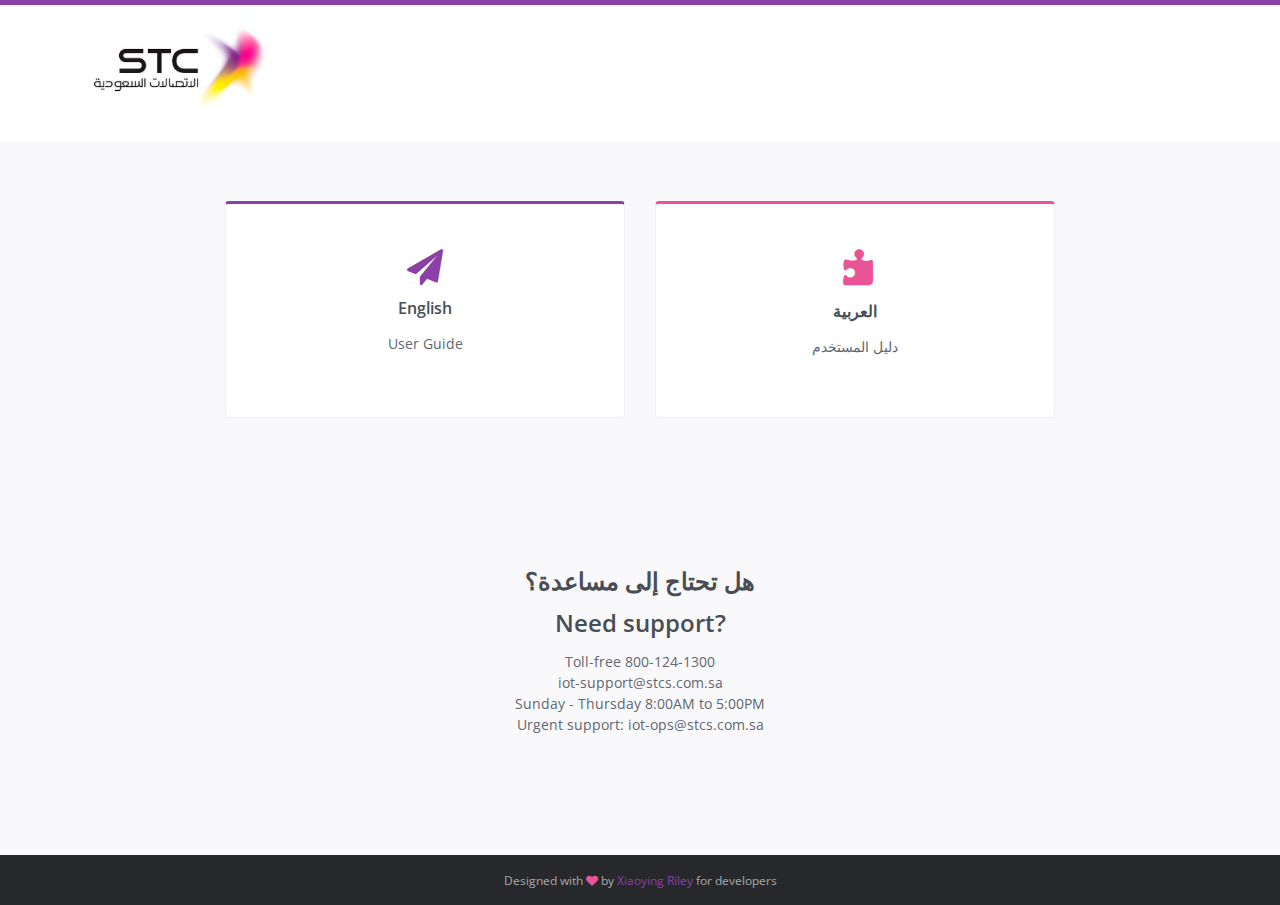
<file: index.html>
<!DOCTYPE html>
<!--[if IE 8]> <html lang="en" class="ie8"> <![endif]-->
<!--[if IE 9]> <html lang="en" class="ie9"> <![endif]-->
<!--[if !IE]><!--> <html lang="en"> <!--<![endif]-->
<head>
    <title>Help page</title>
    <!-- Meta -->
    <meta charset="utf-8">
    <meta http-equiv="X-UA-Compatible" content="IE=edge">
    <meta name="viewport" content="width=device-width, initial-scale=1.0">
    <meta name="description" content="">
    <meta name="author" content="">
    <link rel="shortcut icon" href="favicon.ico">
    <link href='http://fonts.googleapis.com/css?family=Open+Sans:300italic,400italic,600italic,700italic,800italic,400,300,600,700,800' rel='stylesheet' type='text/css'>
    <!-- Global CSS -->
    <link rel="stylesheet" href="assets/plugins/bootstrap/css/bootstrap.min.css">
    <!-- Plugins CSS -->
    <link rel="stylesheet" href="assets/plugins/font-awesome/css/font-awesome.css">
    <link rel="stylesheet" href="assets/plugins/elegant_font/css/style.css">

    <!-- Theme CSS -->
    <link id="theme-style" rel="stylesheet" href="assets/css/styles.css">
    <!-- HTML5 shim and Respond.js IE8 support of HTML5 elements and media queries -->
    <!--[if lt IE 9]>
      <script src="https://oss.maxcdn.com/html5shiv/3.7.2/html5shiv.min.js"></script>
      <script src="https://oss.maxcdn.com/respond/1.4.2/respond.min.js"></script>
    <![endif]-->
</head>

<script type="text/javascript">
var Tawk_API=Tawk_API||{}, Tawk_LoadStart=new Date();
(function(){
var s1=document.createElement("script"),s0=document.getElementsByTagName("script")[0];
s1.async=true;
s1.src='https://embed.tawk.to/5a90988d4b401e45400d2a4d/default';
s1.charset='UTF-8';
s1.setAttribute('crossorigin','*');
s0.parentNode.insertBefore(s1,s0);
})();
</script>
<!--End of Tawk.to Script-->

<body class="body-purple">

    <!--FACEBOOK LIKE BUTTON JAVASCRIPT SDK-->
    <div id="fb-root"></div>
    <script>(function(d, s, id) {
      var js, fjs = d.getElementsByTagName(s)[0];
      if (d.getElementById(id)) return;
      js = d.createElement(s); js.id = id;
      js.src = "//connect.facebook.net/en_US/sdk.js#xfbml=1&version=v2.5";
      fjs.parentNode.insertBefore(js, fjs);
    }(document, 'script', 'facebook-jssdk'));</script>

    <div class="page-wrapper">

        <!-- ******Header****** -->
        <header id="header" class="header">
            <div class="container">
                <div class="branding">
                    <h1 class="logo">
                        <a href="index.html">
                            <img class="stc_logo" src="assets/images/STC_Logo.jpg" alt="">
                        </a>
                    </h1>
                </div><!--//branding-->
                <ol class="breadcrumb">
                </ol>
            </div><!--//container-->
        </header><!--//header-->

        <section class="cards-section text-center">
            <div class="container">
                <div id="cards-wrapper" class="cards-wrapper row">
                    <div class="item item-purple col-md-6 col-sm-6 col-xs-6">
                        <div class="item-inner">
                            <div class="icon-holder">
                                <i class="icon fa fa-paper-plane"></i>
                            </div><!--//icon-holder-->
                            <h3 class="title">English</h3>
                            <p class="intro">User Guide</p>
                            <a class="link" href="start.html"><span></span></a>
                        </div><!--//item-inner-->
                    </div><!--//item-->
                    <div class="item item-pink item-2 col-md-6 col-sm-6 col-xs-6">
                        <div class="item-inner">
                            <div class="icon-holder">
                                <span aria-hidden="true" class="icon icon_puzzle_alt"></span>
                            </div><!--//icon-holder-->
                            <h3 class="title">العربية</h3>
                            <p class="intro">دليل المستخدم</p>
                            <a class="link" href="components.html"><span></span></a>
                        </div><!--//item-inner-->
                    </div><!--//item-->

                </div><!--//cards-->
                <h2 class="title">هل تحتاج إلى مساعدة؟</h2>
                <h2 class="title">Need support?</h2>
                <div class="intro">
                    <p>Toll-free 800-124-1300 <br> iot-support@stcs.com.sa <br> Sunday - Thursday 8:00AM to 5:00PM <br> Urgent support: iot-ops@stcs.com.sa</p>
                </div><!--//intro-->
            </div><!--//container-->
        </section><!--//cards-section-->
    </div><!--//page-wrapper-->

    <footer class="footer text-center">
        <div class="container">
            <!--/* This template is released under the Creative Commons Attribution 3.0 License. Please keep the attribution link below when using for your own project. Thank you for your support. :) If you'd like to use the template without the attribution, you can check out other license options via our website: themes.3rdwavemedia.com */-->
            <small class="copyright">Designed with <i class="fa fa-heart"></i> by <a href="http://themes.3rdwavemedia.com/" target="_blank">Xiaoying Riley</a> for developers</small>

        </div><!--//container-->
    </footer><!--//footer-->


    <!-- Main Javascript -->
    <script type="text/javascript" src="assets/plugins/jquery-1.12.3.min.js"></script>
    <script type="text/javascript" src="assets/plugins/bootstrap/js/bootstrap.min.js"></script>
    <script type="text/javascript" src="assets/plugins/jquery-match-height/jquery.matchHeight-min.js"></script>
    <script type="text/javascript" src="assets/js/main.js"></script>

</body>
</html>
</file>
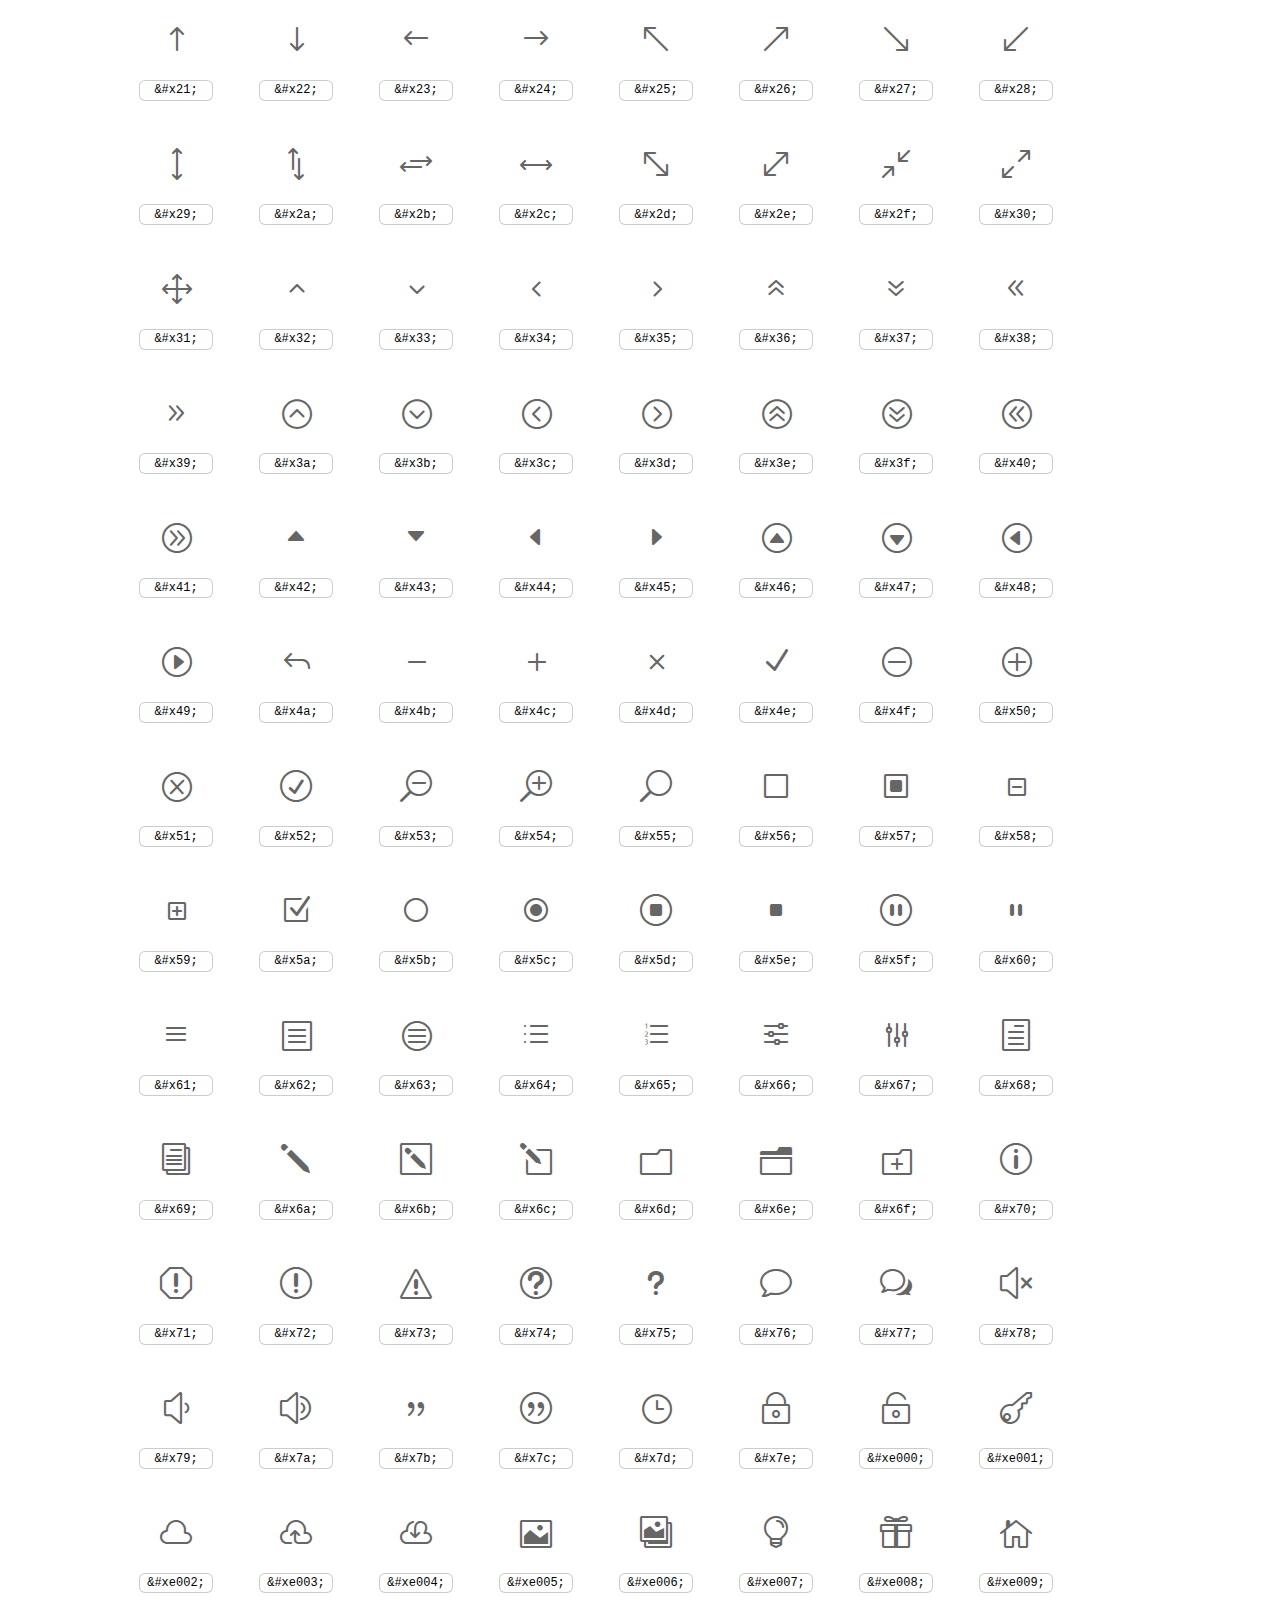
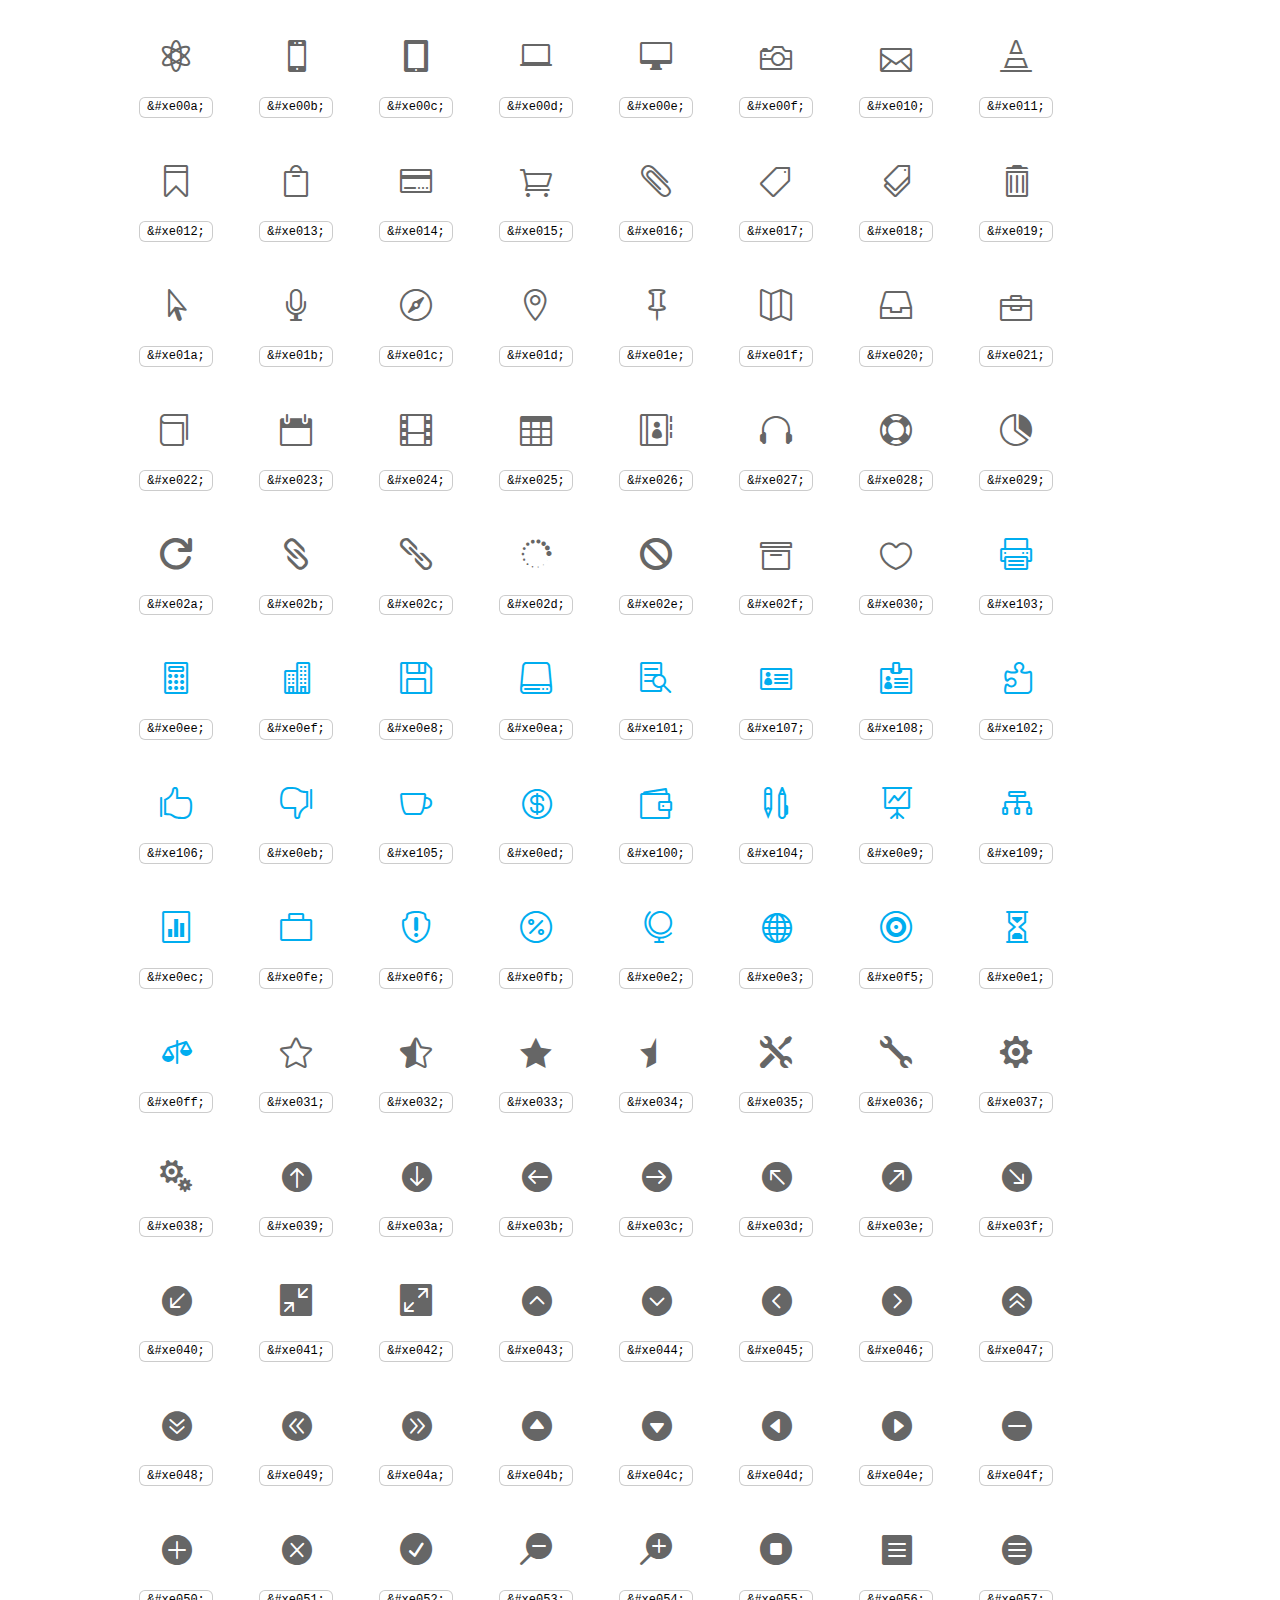
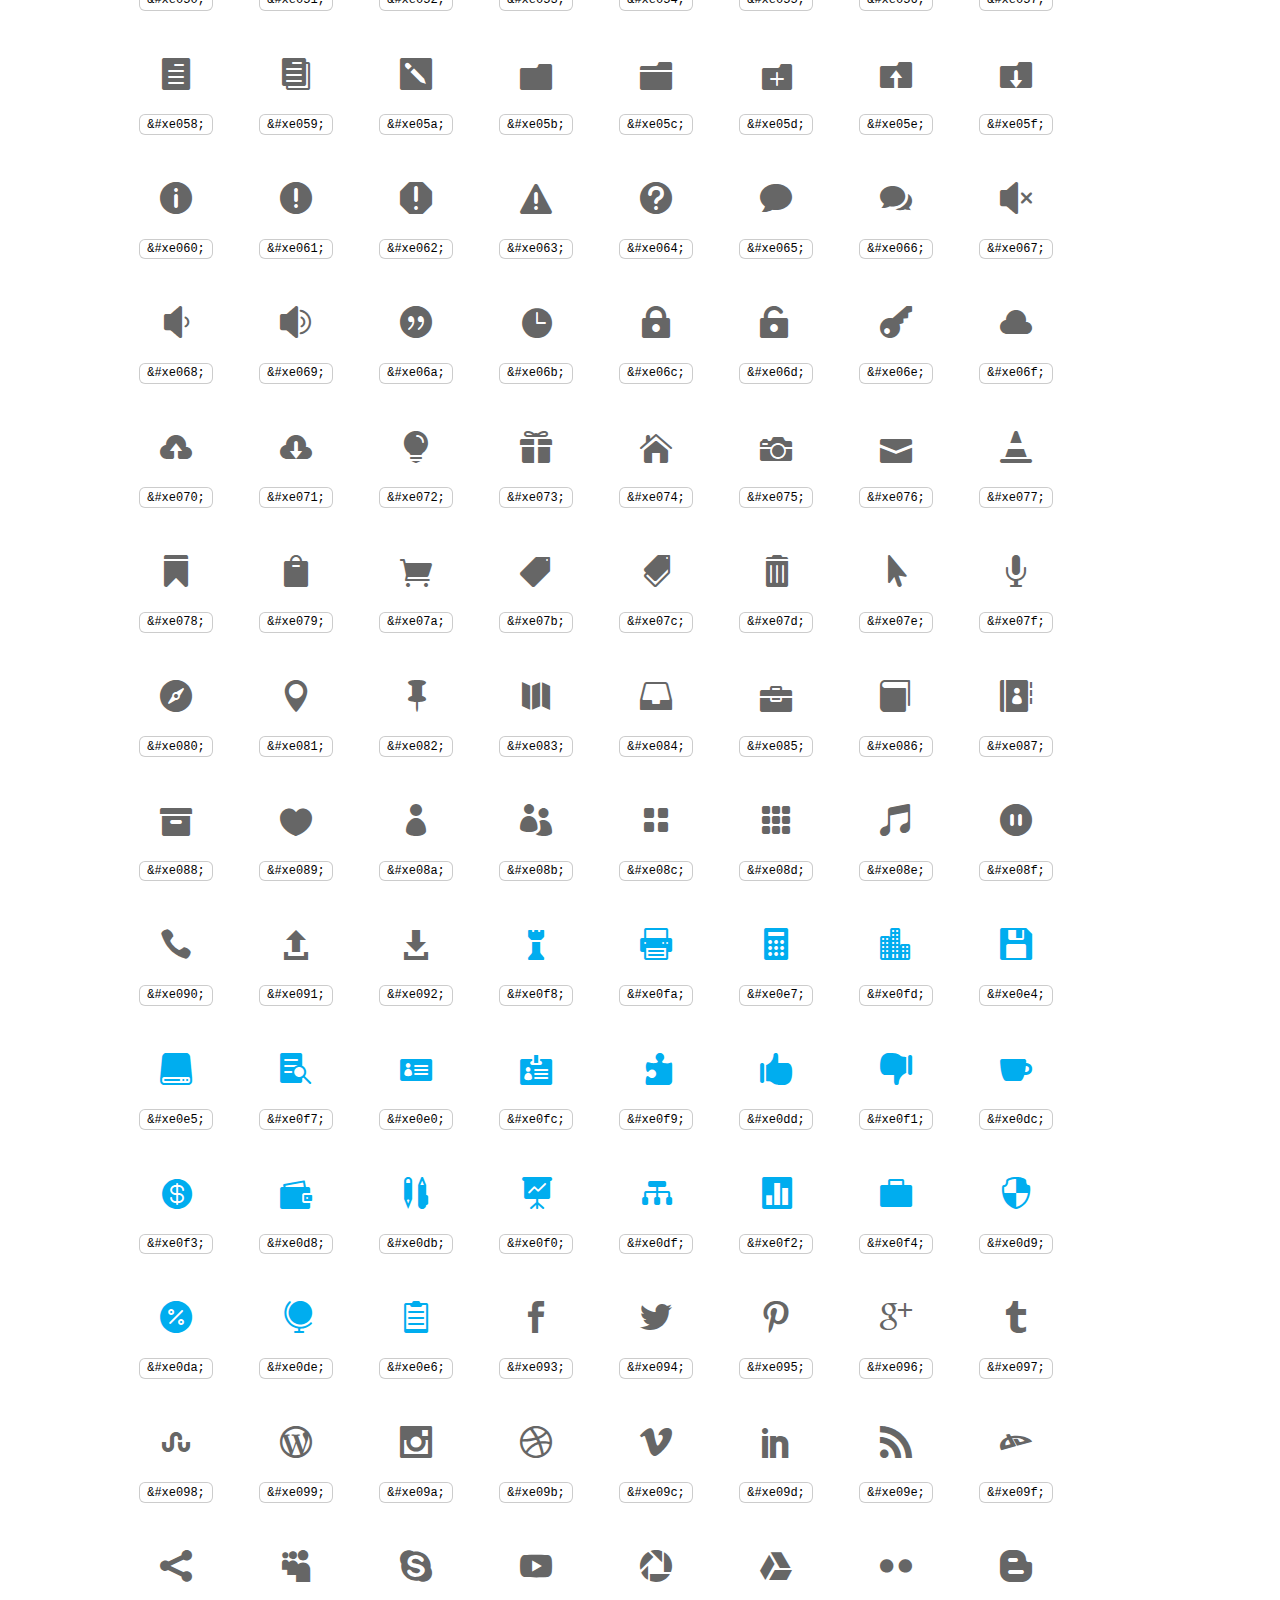
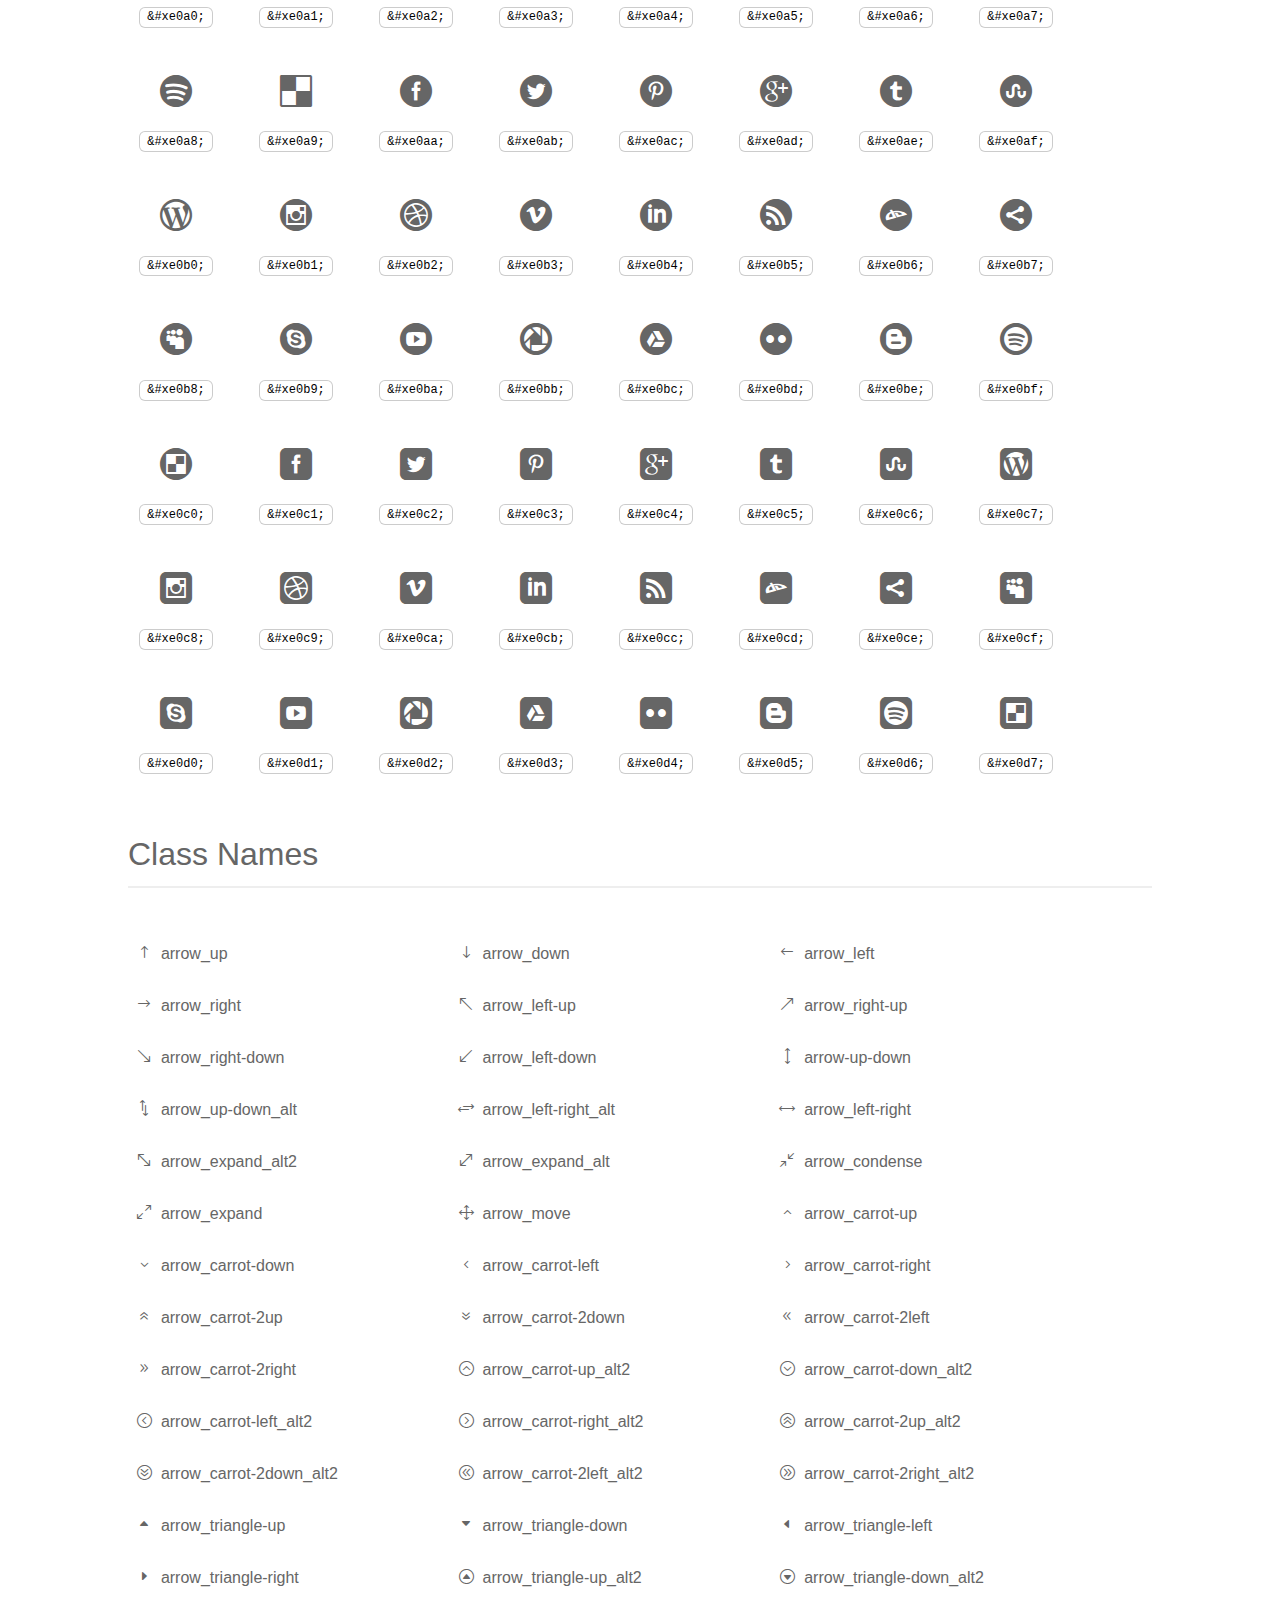
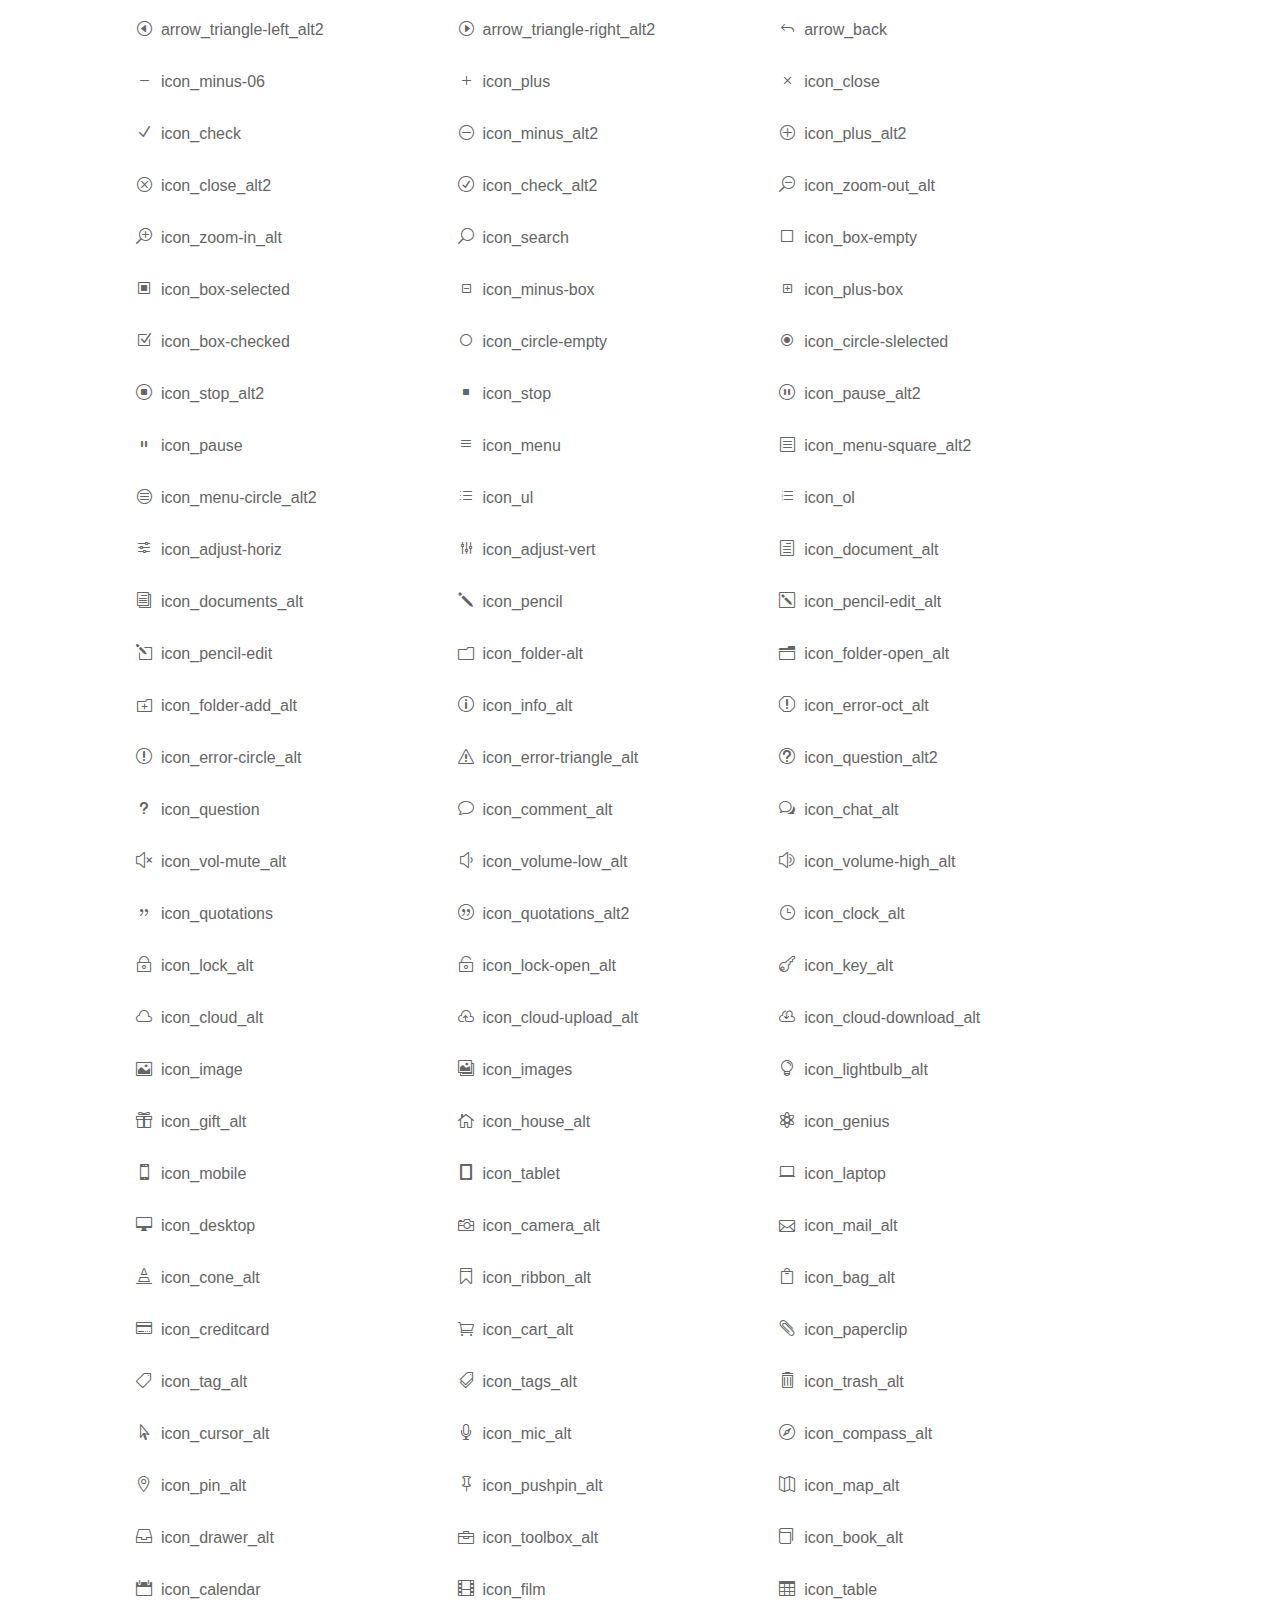
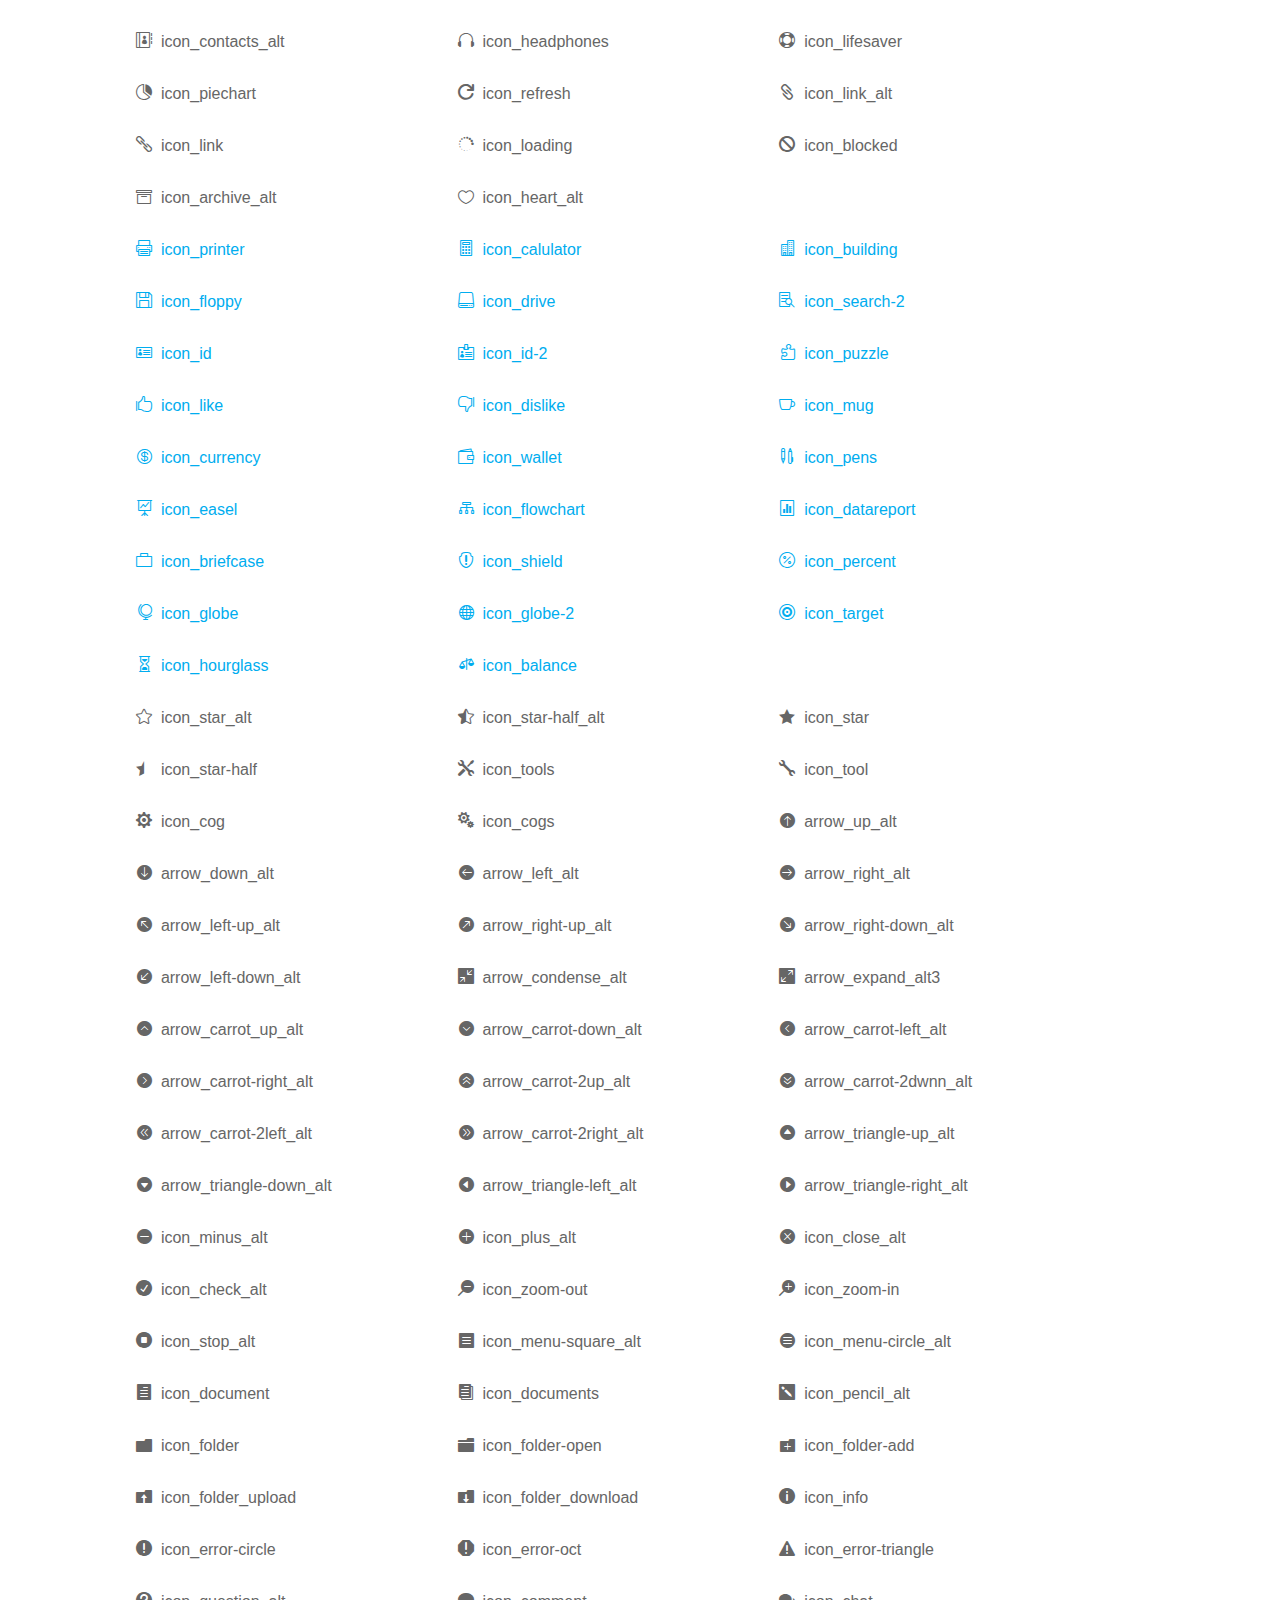
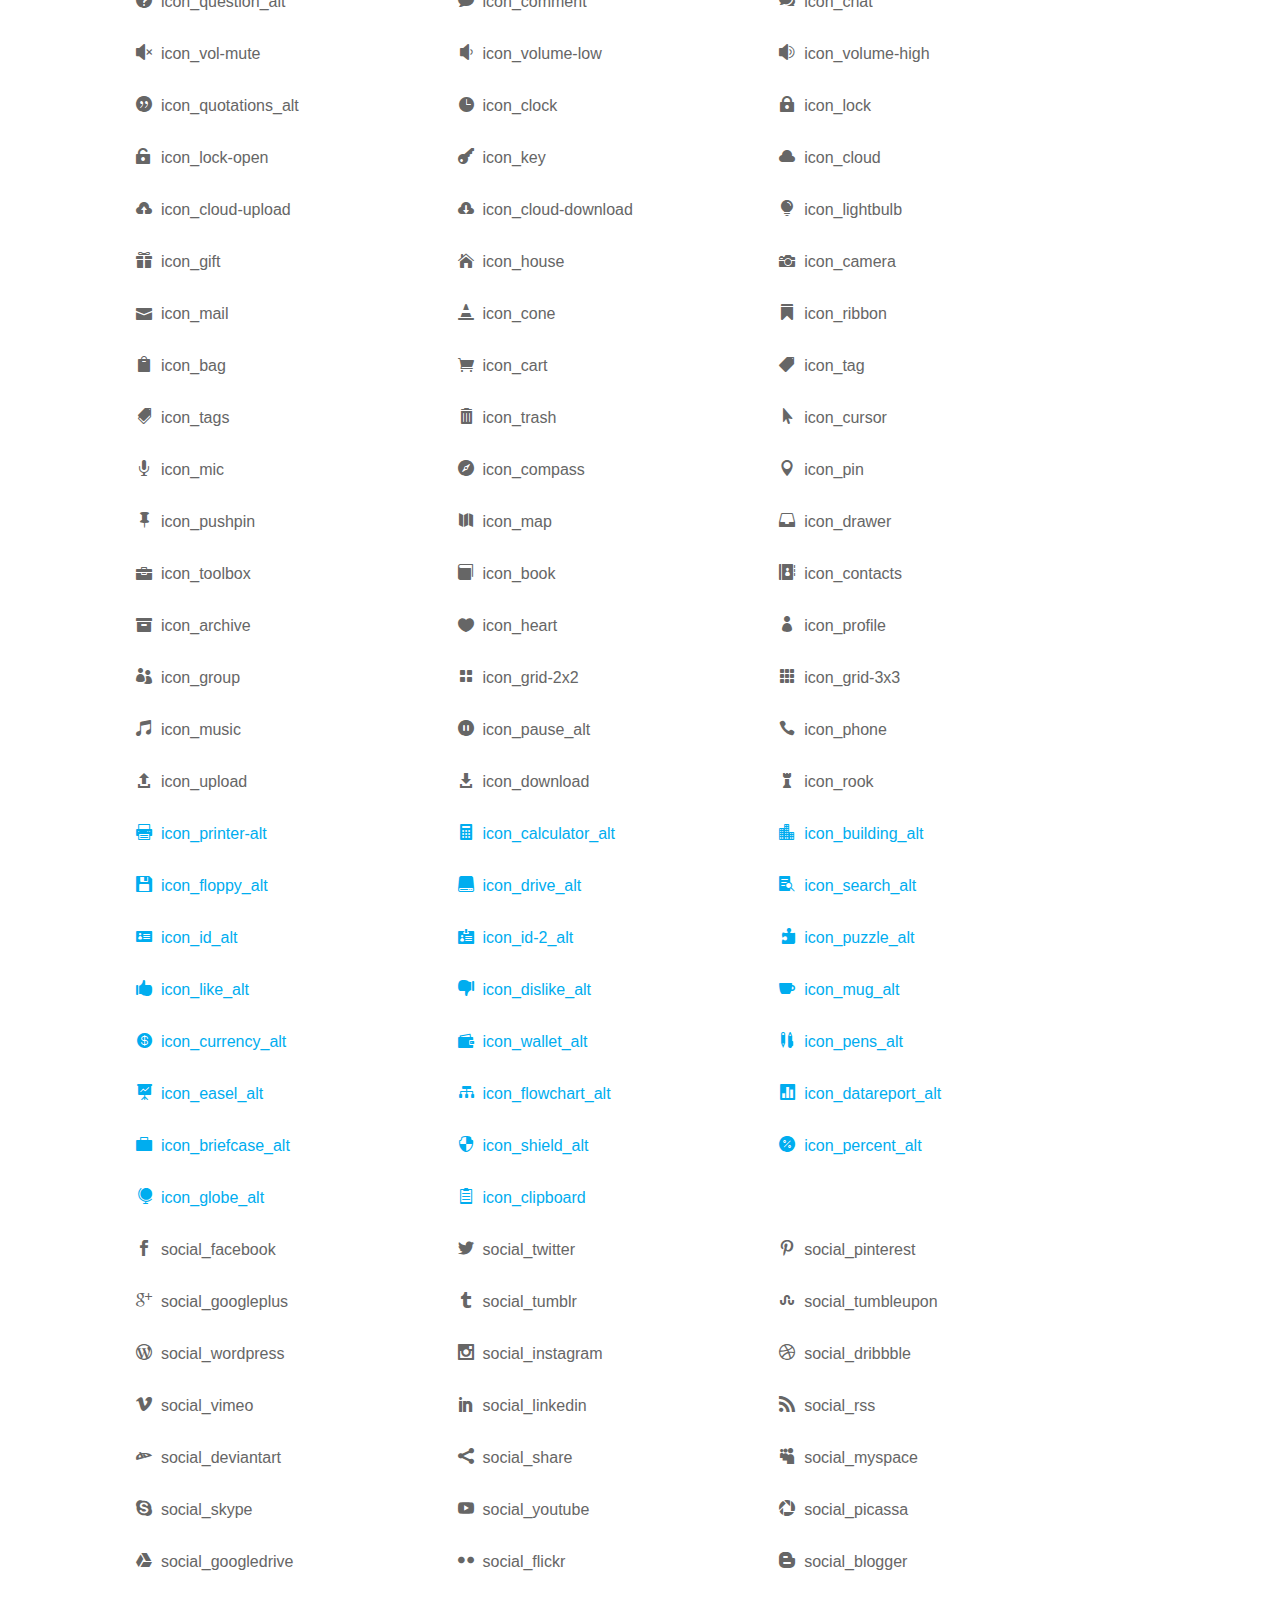
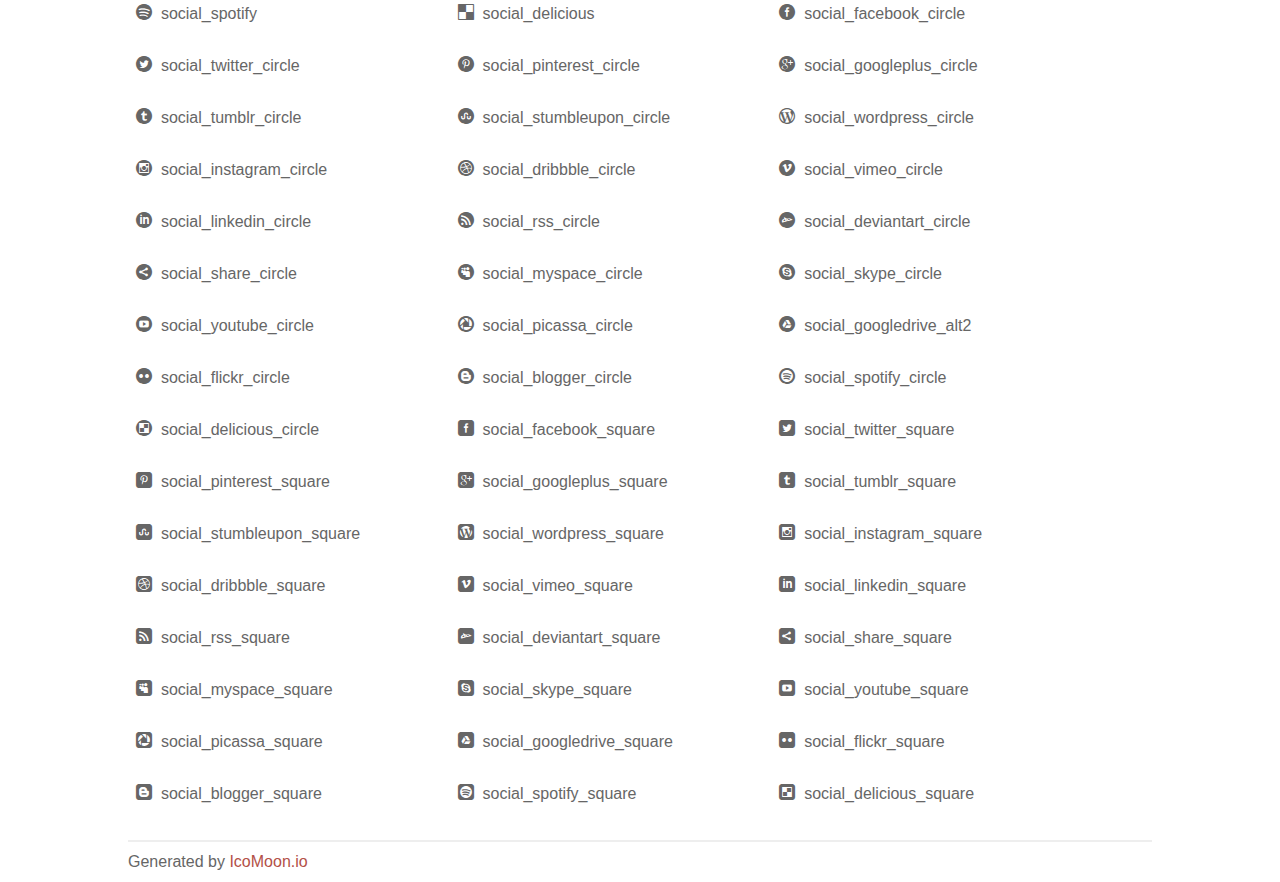
<file: assets/plugins/elegant_font/css/index.html>
<!doctype html>
<html>
<head>
<title>Your Font/Glyphs</title>
<link rel="stylesheet" href="style.css" />
<!--[if lte IE 7]><script src="lte-ie7.js"></script><![endif]-->
<style>
	section, header, footer {display: block;}
	body {
		font-family: sans-serif;
		color: #666;
		line-height: 1.5;
		font-size: 1em;
	}
	* {
		-moz-box-sizing: border-box;
		-webkit-box-sizing: border-box;
		box-sizing: border-box;
		margin: 0;
		padding: 0;
	}
	.glyph {
		float: left;
		text-align: center;
		padding: .75em;
		margin: .4em 1.5em .75em 0;
		width: 6em;
		text-shadow: none;
	}

	.glyph input {
		font-family: consolas, monospace;
		font-size: 12px;
		width: 100%;
		text-align: center;
		border: 0;
		box-shadow: 0 0 0 1px #ccc;
		padding: .2em;
                -moz-border-radius: 5px;
                -webkit-border-radius: 5px;
	}



	.new {
		color:#00adef !important;
	}


	.w-main {
		width: 80%;
	}
	.centered {
		margin-left: auto;
		margin-right: auto;
	}
	.fs1 {
		font-size: 2em;
	}
	header {
		margin: 2em 0;
		padding-bottom: .5em;
		color: #666;
		box-shadow: 0 2px #eee;
	}
	header h1 {
		font-size: 2em;
		font-weight: normal;
	}
	.clearfix:before, .clearfix:after { content: ""; display: table; }
	.clearfix:after, .clear { clear: both; }
	footer {
		margin-top: 2em;
		padding: .5em 0;
		box-shadow: 0 -2px #eee;
	}
	a, a:visited {
		color: #B35047;
		text-decoration: none;
	}
	a:hover, a:focus {color: #000;}

	.box1 {
		font-size: 16px;
		display: inline-block;
		width: 30%;
		padding: .25em .5em;
		margin: 20px 10px 0 0;
	}
</style>
</head>
<body>
	<div class="w-main centered">
	<section class="mtm clearfix" id="glyphs">
	<div class="glyph">
		<div class="fs1" aria-hidden="true" data-icon="&#x21;"></div>
		<input type="text" readonly value="&amp;#x21;" />
	</div>
	<div class="glyph">
		<div class="fs1" aria-hidden="true" data-icon="&#x22;"></div>
		<input type="text" readonly value="&amp;#x22;" />
	</div>
	<div class="glyph">
		<div class="fs1" aria-hidden="true" data-icon="&#x23;"></div>
		<input type="text" readonly value="&amp;#x23;" />
	</div>
	<div class="glyph">
		<div class="fs1" aria-hidden="true" data-icon="&#x24;"></div>
		<input type="text" readonly value="&amp;#x24;" />
	</div>
	<div class="glyph">
		<div class="fs1" aria-hidden="true" data-icon="&#x25;"></div>
		<input type="text" readonly value="&amp;#x25;" />
	</div>
	<div class="glyph">
		<div class="fs1" aria-hidden="true" data-icon="&#x26;"></div>
		<input type="text" readonly value="&amp;#x26;" />
	</div>
	<div class="glyph">
		<div class="fs1" aria-hidden="true" data-icon="&#x27;"></div>
		<input type="text" readonly value="&amp;#x27;" />
	</div>
	<div class="glyph">
		<div class="fs1" aria-hidden="true" data-icon="&#x28;"></div>
		<input type="text" readonly value="&amp;#x28;" />
	</div>
	<div class="glyph">
		<div class="fs1" aria-hidden="true" data-icon="&#x29;"></div>
		<input type="text" readonly value="&amp;#x29;" />
	</div>
	<div class="glyph">
		<div class="fs1" aria-hidden="true" data-icon="&#x2a;"></div>
		<input type="text" readonly value="&amp;#x2a;" />
	</div>
	<div class="glyph">
		<div class="fs1" aria-hidden="true" data-icon="&#x2b;"></div>
		<input type="text" readonly value="&amp;#x2b;" />
	</div>
	<div class="glyph">
		<div class="fs1" aria-hidden="true" data-icon="&#x2c;"></div>
		<input type="text" readonly value="&amp;#x2c;" />
	</div>
	<div class="glyph">
		<div class="fs1" aria-hidden="true" data-icon="&#x2d;"></div>
		<input type="text" readonly value="&amp;#x2d;" />
	</div>
	<div class="glyph">
		<div class="fs1" aria-hidden="true" data-icon="&#x2e;"></div>
		<input type="text" readonly value="&amp;#x2e;" />
	</div>
	<div class="glyph">
		<div class="fs1" aria-hidden="true" data-icon="&#x2f;"></div>
		<input type="text" readonly value="&amp;#x2f;" />
	</div>
	<div class="glyph">
		<div class="fs1" aria-hidden="true" data-icon="&#x30;"></div>
		<input type="text" readonly value="&amp;#x30;" />
	</div>
	<div class="glyph">
		<div class="fs1" aria-hidden="true" data-icon="&#x31;"></div>
		<input type="text" readonly value="&amp;#x31;" />
	</div>
	<div class="glyph">
		<div class="fs1" aria-hidden="true" data-icon="&#x32;"></div>
		<input type="text" readonly value="&amp;#x32;" />
	</div>
	<div class="glyph">
		<div class="fs1" aria-hidden="true" data-icon="&#x33;"></div>
		<input type="text" readonly value="&amp;#x33;" />
	</div>
	<div class="glyph">
		<div class="fs1" aria-hidden="true" data-icon="&#x34;"></div>
		<input type="text" readonly value="&amp;#x34;" />
	</div>
	<div class="glyph">
		<div class="fs1" aria-hidden="true" data-icon="&#x35;"></div>
		<input type="text" readonly value="&amp;#x35;" />
	</div>
	<div class="glyph">
		<div class="fs1" aria-hidden="true" data-icon="&#x36;"></div>
		<input type="text" readonly value="&amp;#x36;" />
	</div>
	<div class="glyph">
		<div class="fs1" aria-hidden="true" data-icon="&#x37;"></div>
		<input type="text" readonly value="&amp;#x37;" />
	</div>
	<div class="glyph">
		<div class="fs1" aria-hidden="true" data-icon="&#x38;"></div>
		<input type="text" readonly value="&amp;#x38;" />
	</div>
	<div class="glyph">
		<div class="fs1" aria-hidden="true" data-icon="&#x39;"></div>
		<input type="text" readonly value="&amp;#x39;" />
	</div>
	<div class="glyph">
		<div class="fs1" aria-hidden="true" data-icon="&#x3a;"></div>
		<input type="text" readonly value="&amp;#x3a;" />
	</div>
	<div class="glyph">
		<div class="fs1" aria-hidden="true" data-icon="&#x3b;"></div>
		<input type="text" readonly value="&amp;#x3b;" />
	</div>
	<div class="glyph">
		<div class="fs1" aria-hidden="true" data-icon="&#x3c;"></div>
		<input type="text" readonly value="&amp;#x3c;" />
	</div>
	<div class="glyph">
		<div class="fs1" aria-hidden="true" data-icon="&#x3d;"></div>
		<input type="text" readonly value="&amp;#x3d;" />
	</div>
	<div class="glyph">
		<div class="fs1" aria-hidden="true" data-icon="&#x3e;"></div>
		<input type="text" readonly value="&amp;#x3e;" />
	</div>
	<div class="glyph">
		<div class="fs1" aria-hidden="true" data-icon="&#x3f;"></div>
		<input type="text" readonly value="&amp;#x3f;" />
	</div>
	<div class="glyph">
		<div class="fs1" aria-hidden="true" data-icon="&#x40;"></div>
		<input type="text" readonly value="&amp;#x40;" />
	</div>
	<div class="glyph">
		<div class="fs1" aria-hidden="true" data-icon="&#x41;"></div>
		<input type="text" readonly value="&amp;#x41;" />
	</div>
	<div class="glyph">
		<div class="fs1" aria-hidden="true" data-icon="&#x42;"></div>
		<input type="text" readonly value="&amp;#x42;" />
	</div>
	<div class="glyph">
		<div class="fs1" aria-hidden="true" data-icon="&#x43;"></div>
		<input type="text" readonly value="&amp;#x43;" />
	</div>
	<div class="glyph">
		<div class="fs1" aria-hidden="true" data-icon="&#x44;"></div>
		<input type="text" readonly value="&amp;#x44;" />
	</div>
	<div class="glyph">
		<div class="fs1" aria-hidden="true" data-icon="&#x45;"></div>
		<input type="text" readonly value="&amp;#x45;" />
	</div>
	<div class="glyph">
		<div class="fs1" aria-hidden="true" data-icon="&#x46;"></div>
		<input type="text" readonly value="&amp;#x46;" />
	</div>
	<div class="glyph">
		<div class="fs1" aria-hidden="true" data-icon="&#x47;"></div>
		<input type="text" readonly value="&amp;#x47;" />
	</div>
	<div class="glyph">
		<div class="fs1" aria-hidden="true" data-icon="&#x48;"></div>
		<input type="text" readonly value="&amp;#x48;" />
	</div>
	<div class="glyph">
		<div class="fs1" aria-hidden="true" data-icon="&#x49;"></div>
		<input type="text" readonly value="&amp;#x49;" />
	</div>
	<div class="glyph">
		<div class="fs1" aria-hidden="true" data-icon="&#x4a;"></div>
		<input type="text" readonly value="&amp;#x4a;" />
	</div>
	<div class="glyph">
		<div class="fs1" aria-hidden="true" data-icon="&#x4b;"></div>
		<input type="text" readonly value="&amp;#x4b;" />
	</div>
	<div class="glyph">
		<div class="fs1" aria-hidden="true" data-icon="&#x4c;"></div>
		<input type="text" readonly value="&amp;#x4c;" />
	</div>
	<div class="glyph">
		<div class="fs1" aria-hidden="true" data-icon="&#x4d;"></div>
		<input type="text" readonly value="&amp;#x4d;" />
	</div>
	<div class="glyph">
		<div class="fs1" aria-hidden="true" data-icon="&#x4e;"></div>
		<input type="text" readonly value="&amp;#x4e;" />
	</div>
	<div class="glyph">
		<div class="fs1" aria-hidden="true" data-icon="&#x4f;"></div>
		<input type="text" readonly value="&amp;#x4f;" />
	</div>
	<div class="glyph">
		<div class="fs1" aria-hidden="true" data-icon="&#x50;"></div>
		<input type="text" readonly value="&amp;#x50;" />
	</div>
	<div class="glyph">
		<div class="fs1" aria-hidden="true" data-icon="&#x51;"></div>
		<input type="text" readonly value="&amp;#x51;" />
	</div>
	<div class="glyph">
		<div class="fs1" aria-hidden="true" data-icon="&#x52;"></div>
		<input type="text" readonly value="&amp;#x52;" />
	</div>
	<div class="glyph">
		<div class="fs1" aria-hidden="true" data-icon="&#x53;"></div>
		<input type="text" readonly value="&amp;#x53;" />
	</div>
	<div class="glyph">
		<div class="fs1" aria-hidden="true" data-icon="&#x54;"></div>
		<input type="text" readonly value="&amp;#x54;" />
	</div>
	<div class="glyph">
		<div class="fs1" aria-hidden="true" data-icon="&#x55;"></div>
		<input type="text" readonly value="&amp;#x55;" />
	</div>
	<div class="glyph">
		<div class="fs1" aria-hidden="true" data-icon="&#x56;"></div>
		<input type="text" readonly value="&amp;#x56;" />
	</div>
	<div class="glyph">
		<div class="fs1" aria-hidden="true" data-icon="&#x57;"></div>
		<input type="text" readonly value="&amp;#x57;" />
	</div>
	<div class="glyph">
		<div class="fs1" aria-hidden="true" data-icon="&#x58;"></div>
		<input type="text" readonly value="&amp;#x58;" />
	</div>
	<div class="glyph">
		<div class="fs1" aria-hidden="true" data-icon="&#x59;"></div>
		<input type="text" readonly value="&amp;#x59;" />
	</div>
	<div class="glyph">
		<div class="fs1" aria-hidden="true" data-icon="&#x5a;"></div>
		<input type="text" readonly value="&amp;#x5a;" />
	</div>
	<div class="glyph">
		<div class="fs1" aria-hidden="true" data-icon="&#x5b;"></div>
		<input type="text" readonly value="&amp;#x5b;" />
	</div>
	<div class="glyph">
		<div class="fs1" aria-hidden="true" data-icon="&#x5c;"></div>
		<input type="text" readonly value="&amp;#x5c;" />
	</div>
	<div class="glyph">
		<div class="fs1" aria-hidden="true" data-icon="&#x5d;"></div>
		<input type="text" readonly value="&amp;#x5d;" />
	</div>
	<div class="glyph">
		<div class="fs1" aria-hidden="true" data-icon="&#x5e;"></div>
		<input type="text" readonly value="&amp;#x5e;" />
	</div>
	<div class="glyph">
		<div class="fs1" aria-hidden="true" data-icon="&#x5f;"></div>
		<input type="text" readonly value="&amp;#x5f;" />
	</div>
	<div class="glyph">
		<div class="fs1" aria-hidden="true" data-icon="&#x60;"></div>
		<input type="text" readonly value="&amp;#x60;" />
	</div>
	<div class="glyph">
		<div class="fs1" aria-hidden="true" data-icon="&#x61;"></div>
		<input type="text" readonly value="&amp;#x61;" />
	</div>
	<div class="glyph">
		<div class="fs1" aria-hidden="true" data-icon="&#x62;"></div>
		<input type="text" readonly value="&amp;#x62;" />
	</div>
	<div class="glyph">
		<div class="fs1" aria-hidden="true" data-icon="&#x63;"></div>
		<input type="text" readonly value="&amp;#x63;" />
	</div>
	<div class="glyph">
		<div class="fs1" aria-hidden="true" data-icon="&#x64;"></div>
		<input type="text" readonly value="&amp;#x64;" />
	</div>
	<div class="glyph">
		<div class="fs1" aria-hidden="true" data-icon="&#x65;"></div>
		<input type="text" readonly value="&amp;#x65;" />
	</div>
	<div class="glyph">
		<div class="fs1" aria-hidden="true" data-icon="&#x66;"></div>
		<input type="text" readonly value="&amp;#x66;" />
	</div>
	<div class="glyph">
		<div class="fs1" aria-hidden="true" data-icon="&#x67;"></div>
		<input type="text" readonly value="&amp;#x67;" />
	</div>
	<div class="glyph">
		<div class="fs1" aria-hidden="true" data-icon="&#x68;"></div>
		<input type="text" readonly value="&amp;#x68;" />
	</div>
	<div class="glyph">
		<div class="fs1" aria-hidden="true" data-icon="&#x69;"></div>
		<input type="text" readonly value="&amp;#x69;" />
	</div>
	<div class="glyph">
		<div class="fs1" aria-hidden="true" data-icon="&#x6a;"></div>
		<input type="text" readonly value="&amp;#x6a;" />
	</div>
	<div class="glyph">
		<div class="fs1" aria-hidden="true" data-icon="&#x6b;"></div>
		<input type="text" readonly value="&amp;#x6b;" />
	</div>
	<div class="glyph">
		<div class="fs1" aria-hidden="true" data-icon="&#x6c;"></div>
		<input type="text" readonly value="&amp;#x6c;" />
	</div>
	<div class="glyph">
		<div class="fs1" aria-hidden="true" data-icon="&#x6d;"></div>
		<input type="text" readonly value="&amp;#x6d;" />
	</div>
	<div class="glyph">
		<div class="fs1" aria-hidden="true" data-icon="&#x6e;"></div>
		<input type="text" readonly value="&amp;#x6e;" />
	</div>
	<div class="glyph">
		<div class="fs1" aria-hidden="true" data-icon="&#x6f;"></div>
		<input type="text" readonly value="&amp;#x6f;" />
	</div>
	<div class="glyph">
		<div class="fs1" aria-hidden="true" data-icon="&#x70;"></div>
		<input type="text" readonly value="&amp;#x70;" />
	</div>
	<div class="glyph">
		<div class="fs1" aria-hidden="true" data-icon="&#x71;"></div>
		<input type="text" readonly value="&amp;#x71;" />
	</div>
	<div class="glyph">
		<div class="fs1" aria-hidden="true" data-icon="&#x72;"></div>
		<input type="text" readonly value="&amp;#x72;" />
	</div>
	<div class="glyph">
		<div class="fs1" aria-hidden="true" data-icon="&#x73;"></div>
		<input type="text" readonly value="&amp;#x73;" />
	</div>
	<div class="glyph">
		<div class="fs1" aria-hidden="true" data-icon="&#x74;"></div>
		<input type="text" readonly value="&amp;#x74;" />
	</div>
	<div class="glyph">
		<div class="fs1" aria-hidden="true" data-icon="&#x75;"></div>
		<input type="text" readonly value="&amp;#x75;" />
	</div>
	<div class="glyph">
		<div class="fs1" aria-hidden="true" data-icon="&#x76;"></div>
		<input type="text" readonly value="&amp;#x76;" />
	</div>
	<div class="glyph">
		<div class="fs1" aria-hidden="true" data-icon="&#x77;"></div>
		<input type="text" readonly value="&amp;#x77;" />
	</div>
	<div class="glyph">
		<div class="fs1" aria-hidden="true" data-icon="&#x78;"></div>
		<input type="text" readonly value="&amp;#x78;" />
	</div>
	<div class="glyph">
		<div class="fs1" aria-hidden="true" data-icon="&#x79;"></div>
		<input type="text" readonly value="&amp;#x79;" />
	</div>
	<div class="glyph">
		<div class="fs1" aria-hidden="true" data-icon="&#x7a;"></div>
		<input type="text" readonly value="&amp;#x7a;" />
	</div>
	<div class="glyph">
		<div class="fs1" aria-hidden="true" data-icon="&#x7b;"></div>
		<input type="text" readonly value="&amp;#x7b;" />
	</div>
	<div class="glyph">
		<div class="fs1" aria-hidden="true" data-icon="&#x7c;"></div>
		<input type="text" readonly value="&amp;#x7c;" />
	</div>
	<div class="glyph">
		<div class="fs1" aria-hidden="true" data-icon="&#x7d;"></div>
		<input type="text" readonly value="&amp;#x7d;" />
	</div>
	<div class="glyph">
		<div class="fs1" aria-hidden="true" data-icon="&#x7e;"></div>
		<input type="text" readonly value="&amp;#x7e;" />
	</div>
	<div class="glyph">
		<div class="fs1" aria-hidden="true" data-icon="&#xe000;"></div>
		<input type="text" readonly value="&amp;#xe000;" />
	</div>
	<div class="glyph">
		<div class="fs1" aria-hidden="true" data-icon="&#xe001;"></div>
		<input type="text" readonly value="&amp;#xe001;" />
	</div>
	<div class="glyph">
		<div class="fs1" aria-hidden="true" data-icon="&#xe002;"></div>
		<input type="text" readonly value="&amp;#xe002;" />
	</div>
	<div class="glyph">
		<div class="fs1" aria-hidden="true" data-icon="&#xe003;"></div>
		<input type="text" readonly value="&amp;#xe003;" />
	</div>
	<div class="glyph">
		<div class="fs1" aria-hidden="true" data-icon="&#xe004;"></div>
		<input type="text" readonly value="&amp;#xe004;" />
	</div>
	<div class="glyph">
		<div class="fs1" aria-hidden="true" data-icon="&#xe005;"></div>
		<input type="text" readonly value="&amp;#xe005;" />
	</div>
	<div class="glyph">
		<div class="fs1" aria-hidden="true" data-icon="&#xe006;"></div>
		<input type="text" readonly value="&amp;#xe006;" />
	</div>
	<div class="glyph">
		<div class="fs1" aria-hidden="true" data-icon="&#xe007;"></div>
		<input type="text" readonly value="&amp;#xe007;" />
	</div>
	<div class="glyph">
		<div class="fs1" aria-hidden="true" data-icon="&#xe008;"></div>
		<input type="text" readonly value="&amp;#xe008;" />
	</div>
	<div class="glyph">
		<div class="fs1" aria-hidden="true" data-icon="&#xe009;"></div>
		<input type="text" readonly value="&amp;#xe009;" />
	</div>
	<div class="glyph">
		<div class="fs1" aria-hidden="true" data-icon="&#xe00a;"></div>
		<input type="text" readonly value="&amp;#xe00a;" />
	</div>
	<div class="glyph">
		<div class="fs1" aria-hidden="true" data-icon="&#xe00b;"></div>
		<input type="text" readonly value="&amp;#xe00b;" />
	</div>
	<div class="glyph">
		<div class="fs1" aria-hidden="true" data-icon="&#xe00c;"></div>
		<input type="text" readonly value="&amp;#xe00c;" />
	</div>
	<div class="glyph">
		<div class="fs1" aria-hidden="true" data-icon="&#xe00d;"></div>
		<input type="text" readonly value="&amp;#xe00d;" />
	</div>
	<div class="glyph">
		<div class="fs1" aria-hidden="true" data-icon="&#xe00e;"></div>
		<input type="text" readonly value="&amp;#xe00e;" />
	</div>
	<div class="glyph">
		<div class="fs1" aria-hidden="true" data-icon="&#xe00f;"></div>
		<input type="text" readonly value="&amp;#xe00f;" />
	</div>
	<div class="glyph">
		<div class="fs1" aria-hidden="true" data-icon="&#xe010;"></div>
		<input type="text" readonly value="&amp;#xe010;" />
	</div>
	<div class="glyph">
		<div class="fs1" aria-hidden="true" data-icon="&#xe011;"></div>
		<input type="text" readonly value="&amp;#xe011;" />
	</div>
	<div class="glyph">
		<div class="fs1" aria-hidden="true" data-icon="&#xe012;"></div>
		<input type="text" readonly value="&amp;#xe012;" />
	</div>
	<div class="glyph">
		<div class="fs1" aria-hidden="true" data-icon="&#xe013;"></div>
		<input type="text" readonly value="&amp;#xe013;" />
	</div>
	<div class="glyph">
		<div class="fs1" aria-hidden="true" data-icon="&#xe014;"></div>
		<input type="text" readonly value="&amp;#xe014;" />
	</div>
	<div class="glyph">
		<div class="fs1" aria-hidden="true" data-icon="&#xe015;"></div>
		<input type="text" readonly value="&amp;#xe015;" />
	</div>
	<div class="glyph">
		<div class="fs1" aria-hidden="true" data-icon="&#xe016;"></div>
		<input type="text" readonly value="&amp;#xe016;" />
	</div>
	<div class="glyph">
		<div class="fs1" aria-hidden="true" data-icon="&#xe017;"></div>
		<input type="text" readonly value="&amp;#xe017;" />
	</div>
	<div class="glyph">
		<div class="fs1" aria-hidden="true" data-icon="&#xe018;"></div>
		<input type="text" readonly value="&amp;#xe018;" />
	</div>
	<div class="glyph">
		<div class="fs1" aria-hidden="true" data-icon="&#xe019;"></div>
		<input type="text" readonly value="&amp;#xe019;" />
	</div>
	<div class="glyph">
		<div class="fs1" aria-hidden="true" data-icon="&#xe01a;"></div>
		<input type="text" readonly value="&amp;#xe01a;" />
	</div>
	<div class="glyph">
		<div class="fs1" aria-hidden="true" data-icon="&#xe01b;"></div>
		<input type="text" readonly value="&amp;#xe01b;" />
	</div>
	<div class="glyph">
		<div class="fs1" aria-hidden="true" data-icon="&#xe01c;"></div>
		<input type="text" readonly value="&amp;#xe01c;" />
	</div>
	<div class="glyph">
		<div class="fs1" aria-hidden="true" data-icon="&#xe01d;"></div>
		<input type="text" readonly value="&amp;#xe01d;" />
	</div>
	<div class="glyph">
		<div class="fs1" aria-hidden="true" data-icon="&#xe01e;"></div>
		<input type="text" readonly value="&amp;#xe01e;" />
	</div>
	<div class="glyph">
		<div class="fs1" aria-hidden="true" data-icon="&#xe01f;"></div>
		<input type="text" readonly value="&amp;#xe01f;" />
	</div>
	<div class="glyph">
		<div class="fs1" aria-hidden="true" data-icon="&#xe020;"></div>
		<input type="text" readonly value="&amp;#xe020;" />
	</div>
	<div class="glyph">
		<div class="fs1" aria-hidden="true" data-icon="&#xe021;"></div>
		<input type="text" readonly value="&amp;#xe021;" />
	</div>
	<div class="glyph">
		<div class="fs1" aria-hidden="true" data-icon="&#xe022;"></div>
		<input type="text" readonly value="&amp;#xe022;" />
	</div>
	<div class="glyph">
		<div class="fs1" aria-hidden="true" data-icon="&#xe023;"></div>
		<input type="text" readonly value="&amp;#xe023;" />
	</div>
	<div class="glyph">
		<div class="fs1" aria-hidden="true" data-icon="&#xe024;"></div>
		<input type="text" readonly value="&amp;#xe024;" />
	</div>
	<div class="glyph">
		<div class="fs1" aria-hidden="true" data-icon="&#xe025;"></div>
		<input type="text" readonly value="&amp;#xe025;" />
	</div>
	<div class="glyph">
		<div class="fs1" aria-hidden="true" data-icon="&#xe026;"></div>
		<input type="text" readonly value="&amp;#xe026;" />
	</div>
	<div class="glyph">
		<div class="fs1" aria-hidden="true" data-icon="&#xe027;"></div>
		<input type="text" readonly value="&amp;#xe027;" />
	</div>
	<div class="glyph">
		<div class="fs1" aria-hidden="true" data-icon="&#xe028;"></div>
		<input type="text" readonly value="&amp;#xe028;" />
	</div>
	<div class="glyph">
		<div class="fs1" aria-hidden="true" data-icon="&#xe029;"></div>
		<input type="text" readonly value="&amp;#xe029;" />
	</div>
	<div class="glyph">
		<div class="fs1" aria-hidden="true" data-icon="&#xe02a;"></div>
		<input type="text" readonly value="&amp;#xe02a;" />
	</div>
	<div class="glyph">
		<div class="fs1" aria-hidden="true" data-icon="&#xe02b;"></div>
		<input type="text" readonly value="&amp;#xe02b;" />
	</div>
	<div class="glyph">
		<div class="fs1" aria-hidden="true" data-icon="&#xe02c;"></div>
		<input type="text" readonly value="&amp;#xe02c;" />
	</div>
	<div class="glyph">
		<div class="fs1" aria-hidden="true" data-icon="&#xe02d;"></div>
		<input type="text" readonly value="&amp;#xe02d;" />
	</div>
	<div class="glyph">
		<div class="fs1" aria-hidden="true" data-icon="&#xe02e;"></div>
		<input type="text" readonly value="&amp;#xe02e;" />
	</div>
	<div class="glyph">
		<div class="fs1" aria-hidden="true" data-icon="&#xe02f;"></div>
		<input type="text" readonly value="&amp;#xe02f;" />
	</div>
	<div class="glyph">
		<div class="fs1" aria-hidden="true" data-icon="&#xe030;"></div>
		<input type="text" readonly value="&amp;#xe030;" />
	</div>

    <div class="new">

    <div class="glyph">
		<div class="fs1" aria-hidden="true" data-icon="&#xe103;"></div>
		<input type="text" readonly value="&amp;#xe103;" />
	</div>
	<div class="glyph">
		<div class="fs1" aria-hidden="true" data-icon="&#xe0ee;"></div>
		<input type="text" readonly value="&amp;#xe0ee;" />
	</div>
	<div class="glyph">
		<div class="fs1" aria-hidden="true" data-icon="&#xe0ef;"></div>
		<input type="text" readonly value="&amp;#xe0ef;" />
	</div>
	<div class="glyph">
		<div class="fs1" aria-hidden="true" data-icon="&#xe0e8;"></div>
		<input type="text" readonly value="&amp;#xe0e8;" />
	</div>
	<div class="glyph">
		<div class="fs1" aria-hidden="true" data-icon="&#xe0ea;"></div>
		<input type="text" readonly value="&amp;#xe0ea;" />
	</div>
	<div class="glyph">
		<div class="fs1" aria-hidden="true" data-icon="&#xe101;"></div>
		<input type="text" readonly value="&amp;#xe101;" />
	</div>
	<div class="glyph">
		<div class="fs1" aria-hidden="true" data-icon="&#xe107;"></div>
		<input type="text" readonly value="&amp;#xe107;" />
	</div>
	<div class="glyph">
		<div class="fs1" aria-hidden="true" data-icon="&#xe108;"></div>
		<input type="text" readonly value="&amp;#xe108;" />
	</div>
	<div class="glyph">
		<div class="fs1" aria-hidden="true" data-icon="&#xe102;"></div>
		<input type="text" readonly value="&amp;#xe102;" />
	</div>
	<div class="glyph">
		<div class="fs1" aria-hidden="true" data-icon="&#xe106;"></div>
		<input type="text" readonly value="&amp;#xe106;" />
	</div>
	<div class="glyph">
		<div class="fs1" aria-hidden="true" data-icon="&#xe0eb;"></div>
		<input type="text" readonly value="&amp;#xe0eb;" />
	</div>
	<div class="glyph">
		<div class="fs1" aria-hidden="true" data-icon="&#xe105;"></div>
		<input type="text" readonly value="&amp;#xe105;" />
	</div>
	<div class="glyph">
		<div class="fs1" aria-hidden="true" data-icon="&#xe0ed;"></div>
		<input type="text" readonly value="&amp;#xe0ed;" />
	</div>
	<div class="glyph">
		<div class="fs1" aria-hidden="true" data-icon="&#xe100;"></div>
		<input type="text" readonly value="&amp;#xe100;" />
	</div>
	<div class="glyph">
		<div class="fs1" aria-hidden="true" data-icon="&#xe104;"></div>
		<input type="text" readonly value="&amp;#xe104;" />
	</div>
	<div class="glyph">
		<div class="fs1" aria-hidden="true" data-icon="&#xe0e9;"></div>
		<input type="text" readonly value="&amp;#xe0e9;" />
	</div>
	<div class="glyph">
		<div class="fs1" aria-hidden="true" data-icon="&#xe109;"></div>
		<input type="text" readonly value="&amp;#xe109;" />
	</div>
	<div class="glyph">
		<div class="fs1" aria-hidden="true" data-icon="&#xe0ec;"></div>
		<input type="text" readonly value="&amp;#xe0ec;" />
	</div>
	<div class="glyph">
		<div class="fs1" aria-hidden="true" data-icon="&#xe0fe;"></div>
		<input type="text" readonly value="&amp;#xe0fe;" />
	</div>
	<div class="glyph">
		<div class="fs1" aria-hidden="true" data-icon="&#xe0f6;"></div>
		<input type="text" readonly value="&amp;#xe0f6;" />
	</div>
	<div class="glyph">
		<div class="fs1" aria-hidden="true" data-icon="&#xe0fb;"></div>
		<input type="text" readonly value="&amp;#xe0fb;" />
	</div>
	<div class="glyph">
		<div class="fs1" aria-hidden="true" data-icon="&#xe0e2;"></div>
		<input type="text" readonly value="&amp;#xe0e2;" />
	</div>
	<div class="glyph">
		<div class="fs1" aria-hidden="true" data-icon="&#xe0e3;"></div>
		<input type="text" readonly value="&amp;#xe0e3;" />
	</div>
	<div class="glyph">
		<div class="fs1" aria-hidden="true" data-icon="&#xe0f5;"></div>
		<input type="text" readonly value="&amp;#xe0f5;" />
	</div>
	<div class="glyph">
		<div class="fs1" aria-hidden="true" data-icon="&#xe0e1;"></div>
		<input type="text" readonly value="&amp;#xe0e1;" />
	</div>
	<div class="glyph">
		<div class="fs1" aria-hidden="true" data-icon="&#xe0ff;"></div>
		<input type="text" readonly value="&amp;#xe0ff;" />
	</div>

    </div>

	<div class="glyph">
		<div class="fs1" aria-hidden="true" data-icon="&#xe031;"></div>
		<input type="text" readonly value="&amp;#xe031;" />
	</div>
	<div class="glyph">
		<div class="fs1" aria-hidden="true" data-icon="&#xe032;"></div>
		<input type="text" readonly value="&amp;#xe032;" />
	</div>
	<div class="glyph">
		<div class="fs1" aria-hidden="true" data-icon="&#xe033;"></div>
		<input type="text" readonly value="&amp;#xe033;" />
	</div>
	<div class="glyph">
		<div class="fs1" aria-hidden="true" data-icon="&#xe034;"></div>
		<input type="text" readonly value="&amp;#xe034;" />
	</div>
	<div class="glyph">
		<div class="fs1" aria-hidden="true" data-icon="&#xe035;"></div>
		<input type="text" readonly value="&amp;#xe035;" />
	</div>
	<div class="glyph">
		<div class="fs1" aria-hidden="true" data-icon="&#xe036;"></div>
		<input type="text" readonly value="&amp;#xe036;" />
	</div>
	<div class="glyph">
		<div class="fs1" aria-hidden="true" data-icon="&#xe037;"></div>
		<input type="text" readonly value="&amp;#xe037;" />
	</div>
	<div class="glyph">
		<div class="fs1" aria-hidden="true" data-icon="&#xe038;"></div>
		<input type="text" readonly value="&amp;#xe038;" />
	</div>
	<div class="glyph">
		<div class="fs1" aria-hidden="true" data-icon="&#xe039;"></div>
		<input type="text" readonly value="&amp;#xe039;" />
	</div>
	<div class="glyph">
		<div class="fs1" aria-hidden="true" data-icon="&#xe03a;"></div>
		<input type="text" readonly value="&amp;#xe03a;" />
	</div>
	<div class="glyph">
		<div class="fs1" aria-hidden="true" data-icon="&#xe03b;"></div>
		<input type="text" readonly value="&amp;#xe03b;" />
	</div>
	<div class="glyph">
		<div class="fs1" aria-hidden="true" data-icon="&#xe03c;"></div>
		<input type="text" readonly value="&amp;#xe03c;" />
	</div>
	<div class="glyph">
		<div class="fs1" aria-hidden="true" data-icon="&#xe03d;"></div>
		<input type="text" readonly value="&amp;#xe03d;" />
	</div>
	<div class="glyph">
		<div class="fs1" aria-hidden="true" data-icon="&#xe03e;"></div>
		<input type="text" readonly value="&amp;#xe03e;" />
	</div>
	<div class="glyph">
		<div class="fs1" aria-hidden="true" data-icon="&#xe03f;"></div>
		<input type="text" readonly value="&amp;#xe03f;" />
	</div>
	<div class="glyph">
		<div class="fs1" aria-hidden="true" data-icon="&#xe040;"></div>
		<input type="text" readonly value="&amp;#xe040;" />
	</div>
	<div class="glyph">
		<div class="fs1" aria-hidden="true" data-icon="&#xe041;"></div>
		<input type="text" readonly value="&amp;#xe041;" />
	</div>
	<div class="glyph">
		<div class="fs1" aria-hidden="true" data-icon="&#xe042;"></div>
		<input type="text" readonly value="&amp;#xe042;" />
	</div>
	<div class="glyph">
		<div class="fs1" aria-hidden="true" data-icon="&#xe043;"></div>
		<input type="text" readonly value="&amp;#xe043;" />
	</div>
	<div class="glyph">
		<div class="fs1" aria-hidden="true" data-icon="&#xe044;"></div>
		<input type="text" readonly value="&amp;#xe044;" />
	</div>
	<div class="glyph">
		<div class="fs1" aria-hidden="true" data-icon="&#xe045;"></div>
		<input type="text" readonly value="&amp;#xe045;" />
	</div>
	<div class="glyph">
		<div class="fs1" aria-hidden="true" data-icon="&#xe046;"></div>
		<input type="text" readonly value="&amp;#xe046;" />
	</div>
	<div class="glyph">
		<div class="fs1" aria-hidden="true" data-icon="&#xe047;"></div>
		<input type="text" readonly value="&amp;#xe047;" />
	</div>
	<div class="glyph">
		<div class="fs1" aria-hidden="true" data-icon="&#xe048;"></div>
		<input type="text" readonly value="&amp;#xe048;" />
	</div>
	<div class="glyph">
		<div class="fs1" aria-hidden="true" data-icon="&#xe049;"></div>
		<input type="text" readonly value="&amp;#xe049;" />
	</div>
	<div class="glyph">
		<div class="fs1" aria-hidden="true" data-icon="&#xe04a;"></div>
		<input type="text" readonly value="&amp;#xe04a;" />
	</div>
	<div class="glyph">
		<div class="fs1" aria-hidden="true" data-icon="&#xe04b;"></div>
		<input type="text" readonly value="&amp;#xe04b;" />
	</div>
	<div class="glyph">
		<div class="fs1" aria-hidden="true" data-icon="&#xe04c;"></div>
		<input type="text" readonly value="&amp;#xe04c;" />
	</div>
	<div class="glyph">
		<div class="fs1" aria-hidden="true" data-icon="&#xe04d;"></div>
		<input type="text" readonly value="&amp;#xe04d;" />
	</div>
	<div class="glyph">
		<div class="fs1" aria-hidden="true" data-icon="&#xe04e;"></div>
		<input type="text" readonly value="&amp;#xe04e;" />
	</div>
	<div class="glyph">
		<div class="fs1" aria-hidden="true" data-icon="&#xe04f;"></div>
		<input type="text" readonly value="&amp;#xe04f;" />
	</div>
	<div class="glyph">
		<div class="fs1" aria-hidden="true" data-icon="&#xe050;"></div>
		<input type="text" readonly value="&amp;#xe050;" />
	</div>
	<div class="glyph">
		<div class="fs1" aria-hidden="true" data-icon="&#xe051;"></div>
		<input type="text" readonly value="&amp;#xe051;" />
	</div>
	<div class="glyph">
		<div class="fs1" aria-hidden="true" data-icon="&#xe052;"></div>
		<input type="text" readonly value="&amp;#xe052;" />
	</div>
	<div class="glyph">
		<div class="fs1" aria-hidden="true" data-icon="&#xe053;"></div>
		<input type="text" readonly value="&amp;#xe053;" />
	</div>
	<div class="glyph">
		<div class="fs1" aria-hidden="true" data-icon="&#xe054;"></div>
		<input type="text" readonly value="&amp;#xe054;" />
	</div>
	<div class="glyph">
		<div class="fs1" aria-hidden="true" data-icon="&#xe055;"></div>
		<input type="text" readonly value="&amp;#xe055;" />
	</div>
	<div class="glyph">
		<div class="fs1" aria-hidden="true" data-icon="&#xe056;"></div>
		<input type="text" readonly value="&amp;#xe056;" />
	</div>
	<div class="glyph">
		<div class="fs1" aria-hidden="true" data-icon="&#xe057;"></div>
		<input type="text" readonly value="&amp;#xe057;" />
	</div>
	<div class="glyph">
		<div class="fs1" aria-hidden="true" data-icon="&#xe058;"></div>
		<input type="text" readonly value="&amp;#xe058;" />
	</div>
	<div class="glyph">
		<div class="fs1" aria-hidden="true" data-icon="&#xe059;"></div>
		<input type="text" readonly value="&amp;#xe059;" />
	</div>
	<div class="glyph">
		<div class="fs1" aria-hidden="true" data-icon="&#xe05a;"></div>
		<input type="text" readonly value="&amp;#xe05a;" />
	</div>
	<div class="glyph">
		<div class="fs1" aria-hidden="true" data-icon="&#xe05b;"></div>
		<input type="text" readonly value="&amp;#xe05b;" />
	</div>
	<div class="glyph">
		<div class="fs1" aria-hidden="true" data-icon="&#xe05c;"></div>
		<input type="text" readonly value="&amp;#xe05c;" />
	</div>
	<div class="glyph">
		<div class="fs1" aria-hidden="true" data-icon="&#xe05d;"></div>
		<input type="text" readonly value="&amp;#xe05d;" />
	</div>
	<div class="glyph">
		<div class="fs1" aria-hidden="true" data-icon="&#xe05e;"></div>
		<input type="text" readonly value="&amp;#xe05e;" />
	</div>
	<div class="glyph">
		<div class="fs1" aria-hidden="true" data-icon="&#xe05f;"></div>
		<input type="text" readonly value="&amp;#xe05f;" />
	</div>
	<div class="glyph">
		<div class="fs1" aria-hidden="true" data-icon="&#xe060;"></div>
		<input type="text" readonly value="&amp;#xe060;" />
	</div>
	<div class="glyph">
		<div class="fs1" aria-hidden="true" data-icon="&#xe061;"></div>
		<input type="text" readonly value="&amp;#xe061;" />
	</div>
	<div class="glyph">
		<div class="fs1" aria-hidden="true" data-icon="&#xe062;"></div>
		<input type="text" readonly value="&amp;#xe062;" />
	</div>
	<div class="glyph">
		<div class="fs1" aria-hidden="true" data-icon="&#xe063;"></div>
		<input type="text" readonly value="&amp;#xe063;" />
	</div>
	<div class="glyph">
		<div class="fs1" aria-hidden="true" data-icon="&#xe064;"></div>
		<input type="text" readonly value="&amp;#xe064;" />
	</div>
	<div class="glyph">
		<div class="fs1" aria-hidden="true" data-icon="&#xe065;"></div>
		<input type="text" readonly value="&amp;#xe065;" />
	</div>
	<div class="glyph">
		<div class="fs1" aria-hidden="true" data-icon="&#xe066;"></div>
		<input type="text" readonly value="&amp;#xe066;" />
	</div>
	<div class="glyph">
		<div class="fs1" aria-hidden="true" data-icon="&#xe067;"></div>
		<input type="text" readonly value="&amp;#xe067;" />
	</div>
	<div class="glyph">
		<div class="fs1" aria-hidden="true" data-icon="&#xe068;"></div>
		<input type="text" readonly value="&amp;#xe068;" />
	</div>
	<div class="glyph">
		<div class="fs1" aria-hidden="true" data-icon="&#xe069;"></div>
		<input type="text" readonly value="&amp;#xe069;" />
	</div>
	<div class="glyph">
		<div class="fs1" aria-hidden="true" data-icon="&#xe06a;"></div>
		<input type="text" readonly value="&amp;#xe06a;" />
	</div>
	<div class="glyph">
		<div class="fs1" aria-hidden="true" data-icon="&#xe06b;"></div>
		<input type="text" readonly value="&amp;#xe06b;" />
	</div>
	<div class="glyph">
		<div class="fs1" aria-hidden="true" data-icon="&#xe06c;"></div>
		<input type="text" readonly value="&amp;#xe06c;" />
	</div>
	<div class="glyph">
		<div class="fs1" aria-hidden="true" data-icon="&#xe06d;"></div>
		<input type="text" readonly value="&amp;#xe06d;" />
	</div>
	<div class="glyph">
		<div class="fs1" aria-hidden="true" data-icon="&#xe06e;"></div>
		<input type="text" readonly value="&amp;#xe06e;" />
	</div>
	<div class="glyph">
		<div class="fs1" aria-hidden="true" data-icon="&#xe06f;"></div>
		<input type="text" readonly value="&amp;#xe06f;" />
	</div>
	<div class="glyph">
		<div class="fs1" aria-hidden="true" data-icon="&#xe070;"></div>
		<input type="text" readonly value="&amp;#xe070;" />
	</div>
	<div class="glyph">
		<div class="fs1" aria-hidden="true" data-icon="&#xe071;"></div>
		<input type="text" readonly value="&amp;#xe071;" />
	</div>
	<div class="glyph">
		<div class="fs1" aria-hidden="true" data-icon="&#xe072;"></div>
		<input type="text" readonly value="&amp;#xe072;" />
	</div>
	<div class="glyph">
		<div class="fs1" aria-hidden="true" data-icon="&#xe073;"></div>
		<input type="text" readonly value="&amp;#xe073;" />
	</div>
	<div class="glyph">
		<div class="fs1" aria-hidden="true" data-icon="&#xe074;"></div>
		<input type="text" readonly value="&amp;#xe074;" />
	</div>
	<div class="glyph">
		<div class="fs1" aria-hidden="true" data-icon="&#xe075;"></div>
		<input type="text" readonly value="&amp;#xe075;" />
	</div>
	<div class="glyph">
		<div class="fs1" aria-hidden="true" data-icon="&#xe076;"></div>
		<input type="text" readonly value="&amp;#xe076;" />
	</div>
	<div class="glyph">
		<div class="fs1" aria-hidden="true" data-icon="&#xe077;"></div>
		<input type="text" readonly value="&amp;#xe077;" />
	</div>
	<div class="glyph">
		<div class="fs1" aria-hidden="true" data-icon="&#xe078;"></div>
		<input type="text" readonly value="&amp;#xe078;" />
	</div>
	<div class="glyph">
		<div class="fs1" aria-hidden="true" data-icon="&#xe079;"></div>
		<input type="text" readonly value="&amp;#xe079;" />
	</div>
	<div class="glyph">
		<div class="fs1" aria-hidden="true" data-icon="&#xe07a;"></div>
		<input type="text" readonly value="&amp;#xe07a;" />
	</div>
	<div class="glyph">
		<div class="fs1" aria-hidden="true" data-icon="&#xe07b;"></div>
		<input type="text" readonly value="&amp;#xe07b;" />
	</div>
	<div class="glyph">
		<div class="fs1" aria-hidden="true" data-icon="&#xe07c;"></div>
		<input type="text" readonly value="&amp;#xe07c;" />
	</div>
	<div class="glyph">
		<div class="fs1" aria-hidden="true" data-icon="&#xe07d;"></div>
		<input type="text" readonly value="&amp;#xe07d;" />
	</div>
	<div class="glyph">
		<div class="fs1" aria-hidden="true" data-icon="&#xe07e;"></div>
		<input type="text" readonly value="&amp;#xe07e;" />
	</div>
	<div class="glyph">
		<div class="fs1" aria-hidden="true" data-icon="&#xe07f;"></div>
		<input type="text" readonly value="&amp;#xe07f;" />
	</div>
	<div class="glyph">
		<div class="fs1" aria-hidden="true" data-icon="&#xe080;"></div>
		<input type="text" readonly value="&amp;#xe080;" />
	</div>
	<div class="glyph">
		<div class="fs1" aria-hidden="true" data-icon="&#xe081;"></div>
		<input type="text" readonly value="&amp;#xe081;" />
	</div>
	<div class="glyph">
		<div class="fs1" aria-hidden="true" data-icon="&#xe082;"></div>
		<input type="text" readonly value="&amp;#xe082;" />
	</div>
	<div class="glyph">
		<div class="fs1" aria-hidden="true" data-icon="&#xe083;"></div>
		<input type="text" readonly value="&amp;#xe083;" />
	</div>
	<div class="glyph">
		<div class="fs1" aria-hidden="true" data-icon="&#xe084;"></div>
		<input type="text" readonly value="&amp;#xe084;" />
	</div>
	<div class="glyph">
		<div class="fs1" aria-hidden="true" data-icon="&#xe085;"></div>
		<input type="text" readonly value="&amp;#xe085;" />
	</div>
	<div class="glyph">
		<div class="fs1" aria-hidden="true" data-icon="&#xe086;"></div>
		<input type="text" readonly value="&amp;#xe086;" />
	</div>
	<div class="glyph">
		<div class="fs1" aria-hidden="true" data-icon="&#xe087;"></div>
		<input type="text" readonly value="&amp;#xe087;" />
	</div>
	<div class="glyph">
		<div class="fs1" aria-hidden="true" data-icon="&#xe088;"></div>
		<input type="text" readonly value="&amp;#xe088;" />
	</div>
	<div class="glyph">
		<div class="fs1" aria-hidden="true" data-icon="&#xe089;"></div>
		<input type="text" readonly value="&amp;#xe089;" />
	</div>
	<div class="glyph">
		<div class="fs1" aria-hidden="true" data-icon="&#xe08a;"></div>
		<input type="text" readonly value="&amp;#xe08a;" />
	</div>
	<div class="glyph">
		<div class="fs1" aria-hidden="true" data-icon="&#xe08b;"></div>
		<input type="text" readonly value="&amp;#xe08b;" />
	</div>
	<div class="glyph">
		<div class="fs1" aria-hidden="true" data-icon="&#xe08c;"></div>
		<input type="text" readonly value="&amp;#xe08c;" />
	</div>
	<div class="glyph">
		<div class="fs1" aria-hidden="true" data-icon="&#xe08d;"></div>
		<input type="text" readonly value="&amp;#xe08d;" />
	</div>
	<div class="glyph">
		<div class="fs1" aria-hidden="true" data-icon="&#xe08e;"></div>
		<input type="text" readonly value="&amp;#xe08e;" />
	</div>
	<div class="glyph">
		<div class="fs1" aria-hidden="true" data-icon="&#xe08f;"></div>
		<input type="text" readonly value="&amp;#xe08f;" />
	</div>
	<div class="glyph">
		<div class="fs1" aria-hidden="true" data-icon="&#xe090;"></div>
		<input type="text" readonly value="&amp;#xe090;" />
	</div>
	<div class="glyph">
		<div class="fs1" aria-hidden="true" data-icon="&#xe091;"></div>
		<input type="text" readonly value="&amp;#xe091;" />
	</div>
	<div class="glyph">
		<div class="fs1" aria-hidden="true" data-icon="&#xe092;"></div>
		<input type="text" readonly value="&amp;#xe092;" />
	</div>

    <div class="new">

    <div class="glyph">
		<div class="fs1" aria-hidden="true" data-icon="&#xe0f8;"></div>
		<input type="text" readonly value="&amp;#xe0f8;" />
	</div>
	<div class="glyph">
		<div class="fs1" aria-hidden="true" data-icon="&#xe0fa;"></div>
		<input type="text" readonly value="&amp;#xe0fa;" />
	</div>
	<div class="glyph">
		<div class="fs1" aria-hidden="true" data-icon="&#xe0e7;"></div>
		<input type="text" readonly value="&amp;#xe0e7;" />
	</div>
	<div class="glyph">
		<div class="fs1" aria-hidden="true" data-icon="&#xe0fd;"></div>
		<input type="text" readonly value="&amp;#xe0fd;" />
	</div>
	<div class="glyph">
		<div class="fs1" aria-hidden="true" data-icon="&#xe0e4;"></div>
		<input type="text" readonly value="&amp;#xe0e4;" />
	</div>
	<div class="glyph">
		<div class="fs1" aria-hidden="true" data-icon="&#xe0e5;"></div>
		<input type="text" readonly value="&amp;#xe0e5;" />
	</div>
	<div class="glyph">
		<div class="fs1" aria-hidden="true" data-icon="&#xe0f7;"></div>
		<input type="text" readonly value="&amp;#xe0f7;" />
	</div>
	<div class="glyph">
		<div class="fs1" aria-hidden="true" data-icon="&#xe0e0;"></div>
		<input type="text" readonly value="&amp;#xe0e0;" />
	</div>
	<div class="glyph">
		<div class="fs1" aria-hidden="true" data-icon="&#xe0fc;"></div>
		<input type="text" readonly value="&amp;#xe0fc;" />
	</div>
	<div class="glyph">
		<div class="fs1" aria-hidden="true" data-icon="&#xe0f9;"></div>
		<input type="text" readonly value="&amp;#xe0f9;" />
	</div>
	<div class="glyph">
		<div class="fs1" aria-hidden="true" data-icon="&#xe0dd;"></div>
		<input type="text" readonly value="&amp;#xe0dd;" />
	</div>
	<div class="glyph">
		<div class="fs1" aria-hidden="true" data-icon="&#xe0f1;"></div>
		<input type="text" readonly value="&amp;#xe0f1;" />
	</div>
	<div class="glyph">
		<div class="fs1" aria-hidden="true" data-icon="&#xe0dc;"></div>
		<input type="text" readonly value="&amp;#xe0dc;" />
	</div>
	<div class="glyph">
		<div class="fs1" aria-hidden="true" data-icon="&#xe0f3;"></div>
		<input type="text" readonly value="&amp;#xe0f3;" />
	</div>
	<div class="glyph">
		<div class="fs1" aria-hidden="true" data-icon="&#xe0d8;"></div>
		<input type="text" readonly value="&amp;#xe0d8;" />
	</div>
	<div class="glyph">
		<div class="fs1" aria-hidden="true" data-icon="&#xe0db;"></div>
		<input type="text" readonly value="&amp;#xe0db;" />
	</div>
	<div class="glyph">
		<div class="fs1" aria-hidden="true" data-icon="&#xe0f0;"></div>
		<input type="text" readonly value="&amp;#xe0f0;" />
	</div>
	<div class="glyph">
		<div class="fs1" aria-hidden="true" data-icon="&#xe0df;"></div>
		<input type="text" readonly value="&amp;#xe0df;" />
	</div>
	<div class="glyph">
		<div class="fs1" aria-hidden="true" data-icon="&#xe0f2;"></div>
		<input type="text" readonly value="&amp;#xe0f2;" />
	</div>
	<div class="glyph">
		<div class="fs1" aria-hidden="true" data-icon="&#xe0f4;"></div>
		<input type="text" readonly value="&amp;#xe0f4;" />
	</div>
	<div class="glyph">
		<div class="fs1" aria-hidden="true" data-icon="&#xe0d9;"></div>
		<input type="text" readonly value="&amp;#xe0d9;" />
	</div>
	<div class="glyph">
		<div class="fs1" aria-hidden="true" data-icon="&#xe0da;"></div>
		<input type="text" readonly value="&amp;#xe0da;" />
	</div>
	<div class="glyph">
		<div class="fs1" aria-hidden="true" data-icon="&#xe0de;"></div>
		<input type="text" readonly value="&amp;#xe0de;" />
	</div>
	<div class="glyph">
		<div class="fs1" aria-hidden="true" data-icon="&#xe0e6;"></div>
		<input type="text" readonly value="&amp;#xe0e6;" />
	</div>

    </div>

	<div class="glyph">
		<div class="fs1" aria-hidden="true" data-icon="&#xe093;"></div>
		<input type="text" readonly value="&amp;#xe093;" />
	</div>
	<div class="glyph">
		<div class="fs1" aria-hidden="true" data-icon="&#xe094;"></div>
		<input type="text" readonly value="&amp;#xe094;" />
	</div>
	<div class="glyph">
		<div class="fs1" aria-hidden="true" data-icon="&#xe095;"></div>
		<input type="text" readonly value="&amp;#xe095;" />
	</div>
	<div class="glyph">
		<div class="fs1" aria-hidden="true" data-icon="&#xe096;"></div>
		<input type="text" readonly value="&amp;#xe096;" />
	</div>
	<div class="glyph">
		<div class="fs1" aria-hidden="true" data-icon="&#xe097;"></div>
		<input type="text" readonly value="&amp;#xe097;" />
	</div>
	<div class="glyph">
		<div class="fs1" aria-hidden="true" data-icon="&#xe098;"></div>
		<input type="text" readonly value="&amp;#xe098;" />
	</div>
	<div class="glyph">
		<div class="fs1" aria-hidden="true" data-icon="&#xe099;"></div>
		<input type="text" readonly value="&amp;#xe099;" />
	</div>
	<div class="glyph">
		<div class="fs1" aria-hidden="true" data-icon="&#xe09a;"></div>
		<input type="text" readonly value="&amp;#xe09a;" />
	</div>
	<div class="glyph">
		<div class="fs1" aria-hidden="true" data-icon="&#xe09b;"></div>
		<input type="text" readonly value="&amp;#xe09b;" />
	</div>
	<div class="glyph">
		<div class="fs1" aria-hidden="true" data-icon="&#xe09c;"></div>
		<input type="text" readonly value="&amp;#xe09c;" />
	</div>
	<div class="glyph">
		<div class="fs1" aria-hidden="true" data-icon="&#xe09d;"></div>
		<input type="text" readonly value="&amp;#xe09d;" />
	</div>
	<div class="glyph">
		<div class="fs1" aria-hidden="true" data-icon="&#xe09e;"></div>
		<input type="text" readonly value="&amp;#xe09e;" />
	</div>
	<div class="glyph">
		<div class="fs1" aria-hidden="true" data-icon="&#xe09f;"></div>
		<input type="text" readonly value="&amp;#xe09f;" />
	</div>
	<div class="glyph">
		<div class="fs1" aria-hidden="true" data-icon="&#xe0a0;"></div>
		<input type="text" readonly value="&amp;#xe0a0;" />
	</div>
	<div class="glyph">
		<div class="fs1" aria-hidden="true" data-icon="&#xe0a1;"></div>
		<input type="text" readonly value="&amp;#xe0a1;" />
	</div>
	<div class="glyph">
		<div class="fs1" aria-hidden="true" data-icon="&#xe0a2;"></div>
		<input type="text" readonly value="&amp;#xe0a2;" />
	</div>
	<div class="glyph">
		<div class="fs1" aria-hidden="true" data-icon="&#xe0a3;"></div>
		<input type="text" readonly value="&amp;#xe0a3;" />
	</div>
	<div class="glyph">
		<div class="fs1" aria-hidden="true" data-icon="&#xe0a4;"></div>
		<input type="text" readonly value="&amp;#xe0a4;" />
	</div>
	<div class="glyph">
		<div class="fs1" aria-hidden="true" data-icon="&#xe0a5;"></div>
		<input type="text" readonly value="&amp;#xe0a5;" />
	</div>
	<div class="glyph">
		<div class="fs1" aria-hidden="true" data-icon="&#xe0a6;"></div>
		<input type="text" readonly value="&amp;#xe0a6;" />
	</div>
	<div class="glyph">
		<div class="fs1" aria-hidden="true" data-icon="&#xe0a7;"></div>
		<input type="text" readonly value="&amp;#xe0a7;" />
	</div>
	<div class="glyph">
		<div class="fs1" aria-hidden="true" data-icon="&#xe0a8;"></div>
		<input type="text" readonly value="&amp;#xe0a8;" />
	</div>
	<div class="glyph">
		<div class="fs1" aria-hidden="true" data-icon="&#xe0a9;"></div>
		<input type="text" readonly value="&amp;#xe0a9;" />
	</div>
	<div class="glyph">
		<div class="fs1" aria-hidden="true" data-icon="&#xe0aa;"></div>
		<input type="text" readonly value="&amp;#xe0aa;" />
	</div>
	<div class="glyph">
		<div class="fs1" aria-hidden="true" data-icon="&#xe0ab;"></div>
		<input type="text" readonly value="&amp;#xe0ab;" />
	</div>
	<div class="glyph">
		<div class="fs1" aria-hidden="true" data-icon="&#xe0ac;"></div>
		<input type="text" readonly value="&amp;#xe0ac;" />
	</div>
	<div class="glyph">
		<div class="fs1" aria-hidden="true" data-icon="&#xe0ad;"></div>
		<input type="text" readonly value="&amp;#xe0ad;" />
	</div>
	<div class="glyph">
		<div class="fs1" aria-hidden="true" data-icon="&#xe0ae;"></div>
		<input type="text" readonly value="&amp;#xe0ae;" />
	</div>
	<div class="glyph">
		<div class="fs1" aria-hidden="true" data-icon="&#xe0af;"></div>
		<input type="text" readonly value="&amp;#xe0af;" />
	</div>
	<div class="glyph">
		<div class="fs1" aria-hidden="true" data-icon="&#xe0b0;"></div>
		<input type="text" readonly value="&amp;#xe0b0;" />
	</div>
	<div class="glyph">
		<div class="fs1" aria-hidden="true" data-icon="&#xe0b1;"></div>
		<input type="text" readonly value="&amp;#xe0b1;" />
	</div>
	<div class="glyph">
		<div class="fs1" aria-hidden="true" data-icon="&#xe0b2;"></div>
		<input type="text" readonly value="&amp;#xe0b2;" />
	</div>
	<div class="glyph">
		<div class="fs1" aria-hidden="true" data-icon="&#xe0b3;"></div>
		<input type="text" readonly value="&amp;#xe0b3;" />
	</div>
	<div class="glyph">
		<div class="fs1" aria-hidden="true" data-icon="&#xe0b4;"></div>
		<input type="text" readonly value="&amp;#xe0b4;" />
	</div>
	<div class="glyph">
		<div class="fs1" aria-hidden="true" data-icon="&#xe0b5;"></div>
		<input type="text" readonly value="&amp;#xe0b5;" />
	</div>
	<div class="glyph">
		<div class="fs1" aria-hidden="true" data-icon="&#xe0b6;"></div>
		<input type="text" readonly value="&amp;#xe0b6;" />
	</div>
	<div class="glyph">
		<div class="fs1" aria-hidden="true" data-icon="&#xe0b7;"></div>
		<input type="text" readonly value="&amp;#xe0b7;" />
	</div>
	<div class="glyph">
		<div class="fs1" aria-hidden="true" data-icon="&#xe0b8;"></div>
		<input type="text" readonly value="&amp;#xe0b8;" />
	</div>
	<div class="glyph">
		<div class="fs1" aria-hidden="true" data-icon="&#xe0b9;"></div>
		<input type="text" readonly value="&amp;#xe0b9;" />
	</div>
	<div class="glyph">
		<div class="fs1" aria-hidden="true" data-icon="&#xe0ba;"></div>
		<input type="text" readonly value="&amp;#xe0ba;" />
	</div>
	<div class="glyph">
		<div class="fs1" aria-hidden="true" data-icon="&#xe0bb;"></div>
		<input type="text" readonly value="&amp;#xe0bb;" />
	</div>
	<div class="glyph">
		<div class="fs1" aria-hidden="true" data-icon="&#xe0bc;"></div>
		<input type="text" readonly value="&amp;#xe0bc;" />
	</div>
	<div class="glyph">
		<div class="fs1" aria-hidden="true" data-icon="&#xe0bd;"></div>
		<input type="text" readonly value="&amp;#xe0bd;" />
	</div>
	<div class="glyph">
		<div class="fs1" aria-hidden="true" data-icon="&#xe0be;"></div>
		<input type="text" readonly value="&amp;#xe0be;" />
	</div>
	<div class="glyph">
		<div class="fs1" aria-hidden="true" data-icon="&#xe0bf;"></div>
		<input type="text" readonly value="&amp;#xe0bf;" />
	</div>
	<div class="glyph">
		<div class="fs1" aria-hidden="true" data-icon="&#xe0c0;"></div>
		<input type="text" readonly value="&amp;#xe0c0;" />
	</div>
	<div class="glyph">
		<div class="fs1" aria-hidden="true" data-icon="&#xe0c1;"></div>
		<input type="text" readonly value="&amp;#xe0c1;" />
	</div>
	<div class="glyph">
		<div class="fs1" aria-hidden="true" data-icon="&#xe0c2;"></div>
		<input type="text" readonly value="&amp;#xe0c2;" />
	</div>
	<div class="glyph">
		<div class="fs1" aria-hidden="true" data-icon="&#xe0c3;"></div>
		<input type="text" readonly value="&amp;#xe0c3;" />
	</div>
	<div class="glyph">
		<div class="fs1" aria-hidden="true" data-icon="&#xe0c4;"></div>
		<input type="text" readonly value="&amp;#xe0c4;" />
	</div>
	<div class="glyph">
		<div class="fs1" aria-hidden="true" data-icon="&#xe0c5;"></div>
		<input type="text" readonly value="&amp;#xe0c5;" />
	</div>
	<div class="glyph">
		<div class="fs1" aria-hidden="true" data-icon="&#xe0c6;"></div>
		<input type="text" readonly value="&amp;#xe0c6;" />
	</div>
	<div class="glyph">
		<div class="fs1" aria-hidden="true" data-icon="&#xe0c7;"></div>
		<input type="text" readonly value="&amp;#xe0c7;" />
	</div>
	<div class="glyph">
		<div class="fs1" aria-hidden="true" data-icon="&#xe0c8;"></div>
		<input type="text" readonly value="&amp;#xe0c8;" />
	</div>
	<div class="glyph">
		<div class="fs1" aria-hidden="true" data-icon="&#xe0c9;"></div>
		<input type="text" readonly value="&amp;#xe0c9;" />
	</div>
	<div class="glyph">
		<div class="fs1" aria-hidden="true" data-icon="&#xe0ca;"></div>
		<input type="text" readonly value="&amp;#xe0ca;" />
	</div>
	<div class="glyph">
		<div class="fs1" aria-hidden="true" data-icon="&#xe0cb;"></div>
		<input type="text" readonly value="&amp;#xe0cb;" />
	</div>
	<div class="glyph">
		<div class="fs1" aria-hidden="true" data-icon="&#xe0cc;"></div>
		<input type="text" readonly value="&amp;#xe0cc;" />
	</div>
	<div class="glyph">
		<div class="fs1" aria-hidden="true" data-icon="&#xe0cd;"></div>
		<input type="text" readonly value="&amp;#xe0cd;" />
	</div>
	<div class="glyph">
		<div class="fs1" aria-hidden="true" data-icon="&#xe0ce;"></div>
		<input type="text" readonly value="&amp;#xe0ce;" />
	</div>
	<div class="glyph">
		<div class="fs1" aria-hidden="true" data-icon="&#xe0cf;"></div>
		<input type="text" readonly value="&amp;#xe0cf;" />
	</div>
	<div class="glyph">
		<div class="fs1" aria-hidden="true" data-icon="&#xe0d0;"></div>
		<input type="text" readonly value="&amp;#xe0d0;" />
	</div>
	<div class="glyph">
		<div class="fs1" aria-hidden="true" data-icon="&#xe0d1;"></div>
		<input type="text" readonly value="&amp;#xe0d1;" />
	</div>
	<div class="glyph">
		<div class="fs1" aria-hidden="true" data-icon="&#xe0d2;"></div>
		<input type="text" readonly value="&amp;#xe0d2;" />
	</div>
	<div class="glyph">
		<div class="fs1" aria-hidden="true" data-icon="&#xe0d3;"></div>
		<input type="text" readonly value="&amp;#xe0d3;" />
	</div>
	<div class="glyph">
		<div class="fs1" aria-hidden="true" data-icon="&#xe0d4;"></div>
		<input type="text" readonly value="&amp;#xe0d4;" />
	</div>
	<div class="glyph">
		<div class="fs1" aria-hidden="true" data-icon="&#xe0d5;"></div>
		<input type="text" readonly value="&amp;#xe0d5;" />
	</div>
	<div class="glyph">
		<div class="fs1" aria-hidden="true" data-icon="&#xe0d6;"></div>
		<input type="text" readonly value="&amp;#xe0d6;" />
	</div>
	<div class="glyph">
		<div class="fs1" aria-hidden="true" data-icon="&#xe0d7;"></div>
		<input type="text" readonly value="&amp;#xe0d7;" />
	</div>
	</section>
	<div class="clear"></div>
	<section class="mtm clearfix" id="glyphs">
	<header>
		<h1>Class Names</h1>
	</header>
	<span class="box1">
		<span aria-hidden="true" class="arrow_up"></span>
		&nbsp;arrow_up
	</span>
	<span class="box1">
		<span aria-hidden="true" class="arrow_down"></span>
		&nbsp;arrow_down
	</span>
	<span class="box1">
		<span aria-hidden="true" class="arrow_left"></span>
		&nbsp;arrow_left
	</span>
	<span class="box1">
		<span aria-hidden="true" class="arrow_right"></span>
		&nbsp;arrow_right
	</span>
	<span class="box1">
		<span aria-hidden="true" class="arrow_left-up"></span>
		&nbsp;arrow_left-up
	</span>
	<span class="box1">
		<span aria-hidden="true" class="arrow_right-up"></span>
		&nbsp;arrow_right-up
	</span>
	<span class="box1">
		<span aria-hidden="true" class="arrow_right-down"></span>
		&nbsp;arrow_right-down
	</span>
	<span class="box1">
		<span aria-hidden="true" class="arrow_left-down"></span>
		&nbsp;arrow_left-down
	</span>
	<span class="box1">
		<span aria-hidden="true" class="arrow-up-down"></span>
		&nbsp;arrow-up-down
	</span>
	<span class="box1">
		<span aria-hidden="true" class="arrow_up-down_alt"></span>
		&nbsp;arrow_up-down_alt
	</span>
	<span class="box1">
		<span aria-hidden="true" class="arrow_left-right_alt"></span>
		&nbsp;arrow_left-right_alt
	</span>
	<span class="box1">
		<span aria-hidden="true" class="arrow_left-right"></span>
		&nbsp;arrow_left-right
	</span>
	<span class="box1">
		<span aria-hidden="true" class="arrow_expand_alt2"></span>
		&nbsp;arrow_expand_alt2
	</span>
	<span class="box1">
		<span aria-hidden="true" class="arrow_expand_alt"></span>
		&nbsp;arrow_expand_alt
	</span>
	<span class="box1">
		<span aria-hidden="true" class="arrow_condense"></span>
		&nbsp;arrow_condense
	</span>
	<span class="box1">
		<span aria-hidden="true" class="arrow_expand"></span>
		&nbsp;arrow_expand
	</span>
	<span class="box1">
		<span aria-hidden="true" class="arrow_move"></span>
		&nbsp;arrow_move
	</span>
	<span class="box1">
		<span aria-hidden="true" class="arrow_carrot-up"></span>
		&nbsp;arrow_carrot-up
	</span>
	<span class="box1">
		<span aria-hidden="true" class="arrow_carrot-down"></span>
		&nbsp;arrow_carrot-down
	</span>
	<span class="box1">
		<span aria-hidden="true" class="arrow_carrot-left"></span>
		&nbsp;arrow_carrot-left
	</span>
	<span class="box1">
		<span aria-hidden="true" class="arrow_carrot-right"></span>
		&nbsp;arrow_carrot-right
	</span>
	<span class="box1">
		<span aria-hidden="true" class="arrow_carrot-2up"></span>
		&nbsp;arrow_carrot-2up
	</span>
	<span class="box1">
		<span aria-hidden="true" class="arrow_carrot-2down"></span>
		&nbsp;arrow_carrot-2down
	</span>
	<span class="box1">
		<span aria-hidden="true" class="arrow_carrot-2left"></span>
		&nbsp;arrow_carrot-2left
	</span>
	<span class="box1">
		<span aria-hidden="true" class="arrow_carrot-2right"></span>
		&nbsp;arrow_carrot-2right
	</span>
	<span class="box1">
		<span aria-hidden="true" class="arrow_carrot-up_alt2"></span>
		&nbsp;arrow_carrot-up_alt2
	</span>
	<span class="box1">
		<span aria-hidden="true" class="arrow_carrot-down_alt2"></span>
		&nbsp;arrow_carrot-down_alt2
	</span>
	<span class="box1">
		<span aria-hidden="true" class="arrow_carrot-left_alt2"></span>
		&nbsp;arrow_carrot-left_alt2
	</span>
	<span class="box1">
		<span aria-hidden="true" class="arrow_carrot-right_alt2"></span>
		&nbsp;arrow_carrot-right_alt2
	</span>
	<span class="box1">
		<span aria-hidden="true" class="arrow_carrot-2up_alt2"></span>
		&nbsp;arrow_carrot-2up_alt2
	</span>
	<span class="box1">
		<span aria-hidden="true" class="arrow_carrot-2down_alt2"></span>
		&nbsp;arrow_carrot-2down_alt2
	</span>
	<span class="box1">
		<span aria-hidden="true" class="arrow_carrot-2left_alt2"></span>
		&nbsp;arrow_carrot-2left_alt2
	</span>
	<span class="box1">
		<span aria-hidden="true" class="arrow_carrot-2right_alt2"></span>
		&nbsp;arrow_carrot-2right_alt2
	</span>
	<span class="box1">
		<span aria-hidden="true" class="arrow_triangle-up"></span>
		&nbsp;arrow_triangle-up
	</span>
	<span class="box1">
		<span aria-hidden="true" class="arrow_triangle-down"></span>
		&nbsp;arrow_triangle-down
	</span>
	<span class="box1">
		<span aria-hidden="true" class="arrow_triangle-left"></span>
		&nbsp;arrow_triangle-left
	</span>
	<span class="box1">
		<span aria-hidden="true" class="arrow_triangle-right"></span>
		&nbsp;arrow_triangle-right
	</span>
	<span class="box1">
		<span aria-hidden="true" class="arrow_triangle-up_alt2"></span>
		&nbsp;arrow_triangle-up_alt2
	</span>
	<span class="box1">
		<span aria-hidden="true" class="arrow_triangle-down_alt2"></span>
		&nbsp;arrow_triangle-down_alt2
	</span>
	<span class="box1">
		<span aria-hidden="true" class="arrow_triangle-left_alt2"></span>
		&nbsp;arrow_triangle-left_alt2
	</span>
	<span class="box1">
		<span aria-hidden="true" class="arrow_triangle-right_alt2"></span>
		&nbsp;arrow_triangle-right_alt2
	</span>
	<span class="box1">
		<span aria-hidden="true" class="arrow_back"></span>
		&nbsp;arrow_back
	</span>
	<span class="box1">
		<span aria-hidden="true" class="icon_minus-06"></span>
		&nbsp;icon_minus-06
	</span>
	<span class="box1">
		<span aria-hidden="true" class="icon_plus"></span>
		&nbsp;icon_plus
	</span>
	<span class="box1">
		<span aria-hidden="true" class="icon_close"></span>
		&nbsp;icon_close
	</span>
	<span class="box1">
		<span aria-hidden="true" class="icon_check"></span>
		&nbsp;icon_check
	</span>
	<span class="box1">
		<span aria-hidden="true" class="icon_minus_alt2"></span>
		&nbsp;icon_minus_alt2
	</span>
	<span class="box1">
		<span aria-hidden="true" class="icon_plus_alt2"></span>
		&nbsp;icon_plus_alt2
	</span>
	<span class="box1">
		<span aria-hidden="true" class="icon_close_alt2"></span>
		&nbsp;icon_close_alt2
	</span>
	<span class="box1">
		<span aria-hidden="true" class="icon_check_alt2"></span>
		&nbsp;icon_check_alt2
	</span>
	<span class="box1">
		<span aria-hidden="true" class="icon_zoom-out_alt"></span>
		&nbsp;icon_zoom-out_alt
	</span>
	<span class="box1">
		<span aria-hidden="true" class="icon_zoom-in_alt"></span>
		&nbsp;icon_zoom-in_alt
	</span>
	<span class="box1">
		<span aria-hidden="true" class="icon_search"></span>
		&nbsp;icon_search
	</span>
	<span class="box1">
		<span aria-hidden="true" class="icon_box-empty"></span>
		&nbsp;icon_box-empty
	</span>
	<span class="box1">
		<span aria-hidden="true" class="icon_box-selected"></span>
		&nbsp;icon_box-selected
	</span>
	<span class="box1">
		<span aria-hidden="true" class="icon_minus-box"></span>
		&nbsp;icon_minus-box
	</span>
	<span class="box1">
		<span aria-hidden="true" class="icon_plus-box"></span>
		&nbsp;icon_plus-box
	</span>
	<span class="box1">
		<span aria-hidden="true" class="icon_box-checked"></span>
		&nbsp;icon_box-checked
	</span>
	<span class="box1">
		<span aria-hidden="true" class="icon_circle-empty"></span>
		&nbsp;icon_circle-empty
	</span>
	<span class="box1">
		<span aria-hidden="true" class="icon_circle-slelected"></span>
		&nbsp;icon_circle-slelected
	</span>
	<span class="box1">
		<span aria-hidden="true" class="icon_stop_alt2"></span>
		&nbsp;icon_stop_alt2
	</span>
	<span class="box1">
		<span aria-hidden="true" class="icon_stop"></span>
		&nbsp;icon_stop
	</span>
	<span class="box1">
		<span aria-hidden="true" class="icon_pause_alt2"></span>
		&nbsp;icon_pause_alt2
	</span>
	<span class="box1">
		<span aria-hidden="true" class="icon_pause"></span>
		&nbsp;icon_pause
	</span>
	<span class="box1">
		<span aria-hidden="true" class="icon_menu"></span>
		&nbsp;icon_menu
	</span>
	<span class="box1">
		<span aria-hidden="true" class="icon_menu-square_alt2"></span>
		&nbsp;icon_menu-square_alt2
	</span>
	<span class="box1">
		<span aria-hidden="true" class="icon_menu-circle_alt2"></span>
		&nbsp;icon_menu-circle_alt2
	</span>
	<span class="box1">
		<span aria-hidden="true" class="icon_ul"></span>
		&nbsp;icon_ul
	</span>
	<span class="box1">
		<span aria-hidden="true" class="icon_ol"></span>
		&nbsp;icon_ol
	</span>
	<span class="box1">
		<span aria-hidden="true" class="icon_adjust-horiz"></span>
		&nbsp;icon_adjust-horiz
	</span>
	<span class="box1">
		<span aria-hidden="true" class="icon_adjust-vert"></span>
		&nbsp;icon_adjust-vert
	</span>
	<span class="box1">
		<span aria-hidden="true" class="icon_document_alt"></span>
		&nbsp;icon_document_alt
	</span>
	<span class="box1">
		<span aria-hidden="true" class="icon_documents_alt"></span>
		&nbsp;icon_documents_alt
	</span>
	<span class="box1">
		<span aria-hidden="true" class="icon_pencil"></span>
		&nbsp;icon_pencil
	</span>
	<span class="box1">
		<span aria-hidden="true" class="icon_pencil-edit_alt"></span>
		&nbsp;icon_pencil-edit_alt
	</span>
	<span class="box1">
		<span aria-hidden="true" class="icon_pencil-edit"></span>
		&nbsp;icon_pencil-edit
	</span>
	<span class="box1">
		<span aria-hidden="true" class="icon_folder-alt"></span>
		&nbsp;icon_folder-alt
	</span>
	<span class="box1">
		<span aria-hidden="true" class="icon_folder-open_alt"></span>
		&nbsp;icon_folder-open_alt
	</span>
	<span class="box1">
		<span aria-hidden="true" class="icon_folder-add_alt"></span>
		&nbsp;icon_folder-add_alt
	</span>
	<span class="box1">
		<span aria-hidden="true" class="icon_info_alt"></span>
		&nbsp;icon_info_alt
	</span>
	<span class="box1">
		<span aria-hidden="true" class="icon_error-oct_alt"></span>
		&nbsp;icon_error-oct_alt
	</span>
	<span class="box1">
		<span aria-hidden="true" class="icon_error-circle_alt"></span>
		&nbsp;icon_error-circle_alt
	</span>
	<span class="box1">
		<span aria-hidden="true" class="icon_error-triangle_alt"></span>
		&nbsp;icon_error-triangle_alt
	</span>
	<span class="box1">
		<span aria-hidden="true" class="icon_question_alt2"></span>
		&nbsp;icon_question_alt2
	</span>
	<span class="box1">
		<span aria-hidden="true" class="icon_question"></span>
		&nbsp;icon_question
	</span>
	<span class="box1">
		<span aria-hidden="true" class="icon_comment_alt"></span>
		&nbsp;icon_comment_alt
	</span>
	<span class="box1">
		<span aria-hidden="true" class="icon_chat_alt"></span>
		&nbsp;icon_chat_alt
	</span>
	<span class="box1">
		<span aria-hidden="true" class="icon_vol-mute_alt"></span>
		&nbsp;icon_vol-mute_alt
	</span>
	<span class="box1">
		<span aria-hidden="true" class="icon_volume-low_alt"></span>
		&nbsp;icon_volume-low_alt
	</span>
	<span class="box1">
		<span aria-hidden="true" class="icon_volume-high_alt"></span>
		&nbsp;icon_volume-high_alt
	</span>
	<span class="box1">
		<span aria-hidden="true" class="icon_quotations"></span>
		&nbsp;icon_quotations
	</span>
	<span class="box1">
		<span aria-hidden="true" class="icon_quotations_alt2"></span>
		&nbsp;icon_quotations_alt2
	</span>
	<span class="box1">
		<span aria-hidden="true" class="icon_clock_alt"></span>
		&nbsp;icon_clock_alt
	</span>
	<span class="box1">
		<span aria-hidden="true" class="icon_lock_alt"></span>
		&nbsp;icon_lock_alt
	</span>
	<span class="box1">
		<span aria-hidden="true" class="icon_lock-open_alt"></span>
		&nbsp;icon_lock-open_alt
	</span>
	<span class="box1">
		<span aria-hidden="true" class="icon_key_alt"></span>
		&nbsp;icon_key_alt
	</span>
	<span class="box1">
		<span aria-hidden="true" class="icon_cloud_alt"></span>
		&nbsp;icon_cloud_alt
	</span>
	<span class="box1">
		<span aria-hidden="true" class="icon_cloud-upload_alt"></span>
		&nbsp;icon_cloud-upload_alt
	</span>
	<span class="box1">
		<span aria-hidden="true" class="icon_cloud-download_alt"></span>
		&nbsp;icon_cloud-download_alt
	</span>
	<span class="box1">
		<span aria-hidden="true" class="icon_image"></span>
		&nbsp;icon_image
	</span>
	<span class="box1">
		<span aria-hidden="true" class="icon_images"></span>
		&nbsp;icon_images
	</span>
	<span class="box1">
		<span aria-hidden="true" class="icon_lightbulb_alt"></span>
		&nbsp;icon_lightbulb_alt
	</span>
	<span class="box1">
		<span aria-hidden="true" class="icon_gift_alt"></span>
		&nbsp;icon_gift_alt
	</span>
	<span class="box1">
		<span aria-hidden="true" class="icon_house_alt"></span>
		&nbsp;icon_house_alt
	</span>
	<span class="box1">
		<span aria-hidden="true" class="icon_genius"></span>
		&nbsp;icon_genius
	</span>
	<span class="box1">
		<span aria-hidden="true" class="icon_mobile"></span>
		&nbsp;icon_mobile
	</span>
	<span class="box1">
		<span aria-hidden="true" class="icon_tablet"></span>
		&nbsp;icon_tablet
	</span>
	<span class="box1">
		<span aria-hidden="true" class="icon_laptop"></span>
		&nbsp;icon_laptop
	</span>
	<span class="box1">
		<span aria-hidden="true" class="icon_desktop"></span>
		&nbsp;icon_desktop
	</span>
	<span class="box1">
		<span aria-hidden="true" class="icon_camera_alt"></span>
		&nbsp;icon_camera_alt
	</span>
	<span class="box1">
		<span aria-hidden="true" class="icon_mail_alt"></span>
		&nbsp;icon_mail_alt
	</span>
	<span class="box1">
		<span aria-hidden="true" class="icon_cone_alt"></span>
		&nbsp;icon_cone_alt
	</span>
	<span class="box1">
		<span aria-hidden="true" class="icon_ribbon_alt"></span>
		&nbsp;icon_ribbon_alt
	</span>
	<span class="box1">
		<span aria-hidden="true" class="icon_bag_alt"></span>
		&nbsp;icon_bag_alt
	</span>
	<span class="box1">
		<span aria-hidden="true" class="icon_creditcard"></span>
		&nbsp;icon_creditcard
	</span>
	<span class="box1">
		<span aria-hidden="true" class="icon_cart_alt"></span>
		&nbsp;icon_cart_alt
	</span>
	<span class="box1">
		<span aria-hidden="true" class="icon_paperclip"></span>
		&nbsp;icon_paperclip
	</span>
	<span class="box1">
		<span aria-hidden="true" class="icon_tag_alt"></span>
		&nbsp;icon_tag_alt
	</span>
	<span class="box1">
		<span aria-hidden="true" class="icon_tags_alt"></span>
		&nbsp;icon_tags_alt
	</span>
	<span class="box1">
		<span aria-hidden="true" class="icon_trash_alt"></span>
		&nbsp;icon_trash_alt
	</span>
	<span class="box1">
		<span aria-hidden="true" class="icon_cursor_alt"></span>
		&nbsp;icon_cursor_alt
	</span>
	<span class="box1">
		<span aria-hidden="true" class="icon_mic_alt"></span>
		&nbsp;icon_mic_alt
	</span>
	<span class="box1">
		<span aria-hidden="true" class="icon_compass_alt"></span>
		&nbsp;icon_compass_alt
	</span>
	<span class="box1">
		<span aria-hidden="true" class="icon_pin_alt"></span>
		&nbsp;icon_pin_alt
	</span>
	<span class="box1">
		<span aria-hidden="true" class="icon_pushpin_alt"></span>
		&nbsp;icon_pushpin_alt
	</span>
	<span class="box1">
		<span aria-hidden="true" class="icon_map_alt"></span>
		&nbsp;icon_map_alt
	</span>
	<span class="box1">
		<span aria-hidden="true" class="icon_drawer_alt"></span>
		&nbsp;icon_drawer_alt
	</span>
	<span class="box1">
		<span aria-hidden="true" class="icon_toolbox_alt"></span>
		&nbsp;icon_toolbox_alt
	</span>
	<span class="box1">
		<span aria-hidden="true" class="icon_book_alt"></span>
		&nbsp;icon_book_alt
	</span>
	<span class="box1">
		<span aria-hidden="true" class="icon_calendar"></span>
		&nbsp;icon_calendar
	</span>
	<span class="box1">
		<span aria-hidden="true" class="icon_film"></span>
		&nbsp;icon_film
	</span>
	<span class="box1">
		<span aria-hidden="true" class="icon_table"></span>
		&nbsp;icon_table
	</span>
	<span class="box1">
		<span aria-hidden="true" class="icon_contacts_alt"></span>
		&nbsp;icon_contacts_alt
	</span>
	<span class="box1">
		<span aria-hidden="true" class="icon_headphones"></span>
		&nbsp;icon_headphones
	</span>
	<span class="box1">
		<span aria-hidden="true" class="icon_lifesaver"></span>
		&nbsp;icon_lifesaver
	</span>
	<span class="box1">
		<span aria-hidden="true" class="icon_piechart"></span>
		&nbsp;icon_piechart
	</span>
	<span class="box1">
		<span aria-hidden="true" class="icon_refresh"></span>
		&nbsp;icon_refresh
	</span>
	<span class="box1">
		<span aria-hidden="true" class="icon_link_alt"></span>
		&nbsp;icon_link_alt
	</span>
	<span class="box1">
		<span aria-hidden="true" class="icon_link"></span>
		&nbsp;icon_link
	</span>
	<span class="box1">
		<span aria-hidden="true" class="icon_loading"></span>
		&nbsp;icon_loading
	</span>
	<span class="box1">
		<span aria-hidden="true" class="icon_blocked"></span>
		&nbsp;icon_blocked
	</span>
	<span class="box1">
		<span aria-hidden="true" class="icon_archive_alt"></span>
		&nbsp;icon_archive_alt
	</span>
	<span class="box1">
		<span aria-hidden="true" class="icon_heart_alt"></span>
		&nbsp;icon_heart_alt
	</span>

    <div class="new">

    <span class="box1">
		<span aria-hidden="true" class="icon_printer"></span>
		&nbsp;icon_printer
	</span>
	<span class="box1">
		<span aria-hidden="true" class="icon_calulator"></span>
		&nbsp;icon_calulator
	</span>
	<span class="box1">
		<span aria-hidden="true" class="icon_building"></span>
		&nbsp;icon_building
	</span>
	<span class="box1">
		<span aria-hidden="true" class="icon_floppy"></span>
		&nbsp;icon_floppy
	</span>
	<span class="box1">
		<span aria-hidden="true" class="icon_drive"></span>
		&nbsp;icon_drive
	</span>
	<span class="box1">
		<span aria-hidden="true" class="icon_search-2"></span>
		&nbsp;icon_search-2
	</span>
	<span class="box1">
		<span aria-hidden="true" class="icon_id"></span>
		&nbsp;icon_id
	</span>
	<span class="box1">
		<span aria-hidden="true" class="icon_id-2"></span>
		&nbsp;icon_id-2
	</span>
	<span class="box1">
		<span aria-hidden="true" class="icon_puzzle"></span>
		&nbsp;icon_puzzle
	</span>
	<span class="box1">
		<span aria-hidden="true" class="icon_like"></span>
		&nbsp;icon_like
	</span>
	<span class="box1">
		<span aria-hidden="true" class="icon_dislike"></span>
		&nbsp;icon_dislike
	</span>
	<span class="box1">
		<span aria-hidden="true" class="icon_mug"></span>
		&nbsp;icon_mug
	</span>
	<span class="box1">
		<span aria-hidden="true" class="icon_currency"></span>
		&nbsp;icon_currency
	</span>
	<span class="box1">
		<span aria-hidden="true" class="icon_wallet"></span>
		&nbsp;icon_wallet
	</span>
	<span class="box1">
		<span aria-hidden="true" class="icon_pens"></span>
		&nbsp;icon_pens
	</span>
	<span class="box1">
		<span aria-hidden="true" class="icon_easel"></span>
		&nbsp;icon_easel
	</span>
	<span class="box1">
		<span aria-hidden="true" class="icon_flowchart"></span>
		&nbsp;icon_flowchart
	</span>
	<span class="box1">
		<span aria-hidden="true" class="icon_datareport"></span>
		&nbsp;icon_datareport
	</span>
	<span class="box1">
		<span aria-hidden="true" class="icon_briefcase"></span>
		&nbsp;icon_briefcase
	</span>
	<span class="box1">
		<span aria-hidden="true" class="icon_shield"></span>
		&nbsp;icon_shield
	</span>
	<span class="box1">
		<span aria-hidden="true" class="icon_percent"></span>
		&nbsp;icon_percent
	</span>
	<span class="box1">
		<span aria-hidden="true" class="icon_globe"></span>
		&nbsp;icon_globe
	</span>
	<span class="box1">
		<span aria-hidden="true" class="icon_globe-2"></span>
		&nbsp;icon_globe-2
	</span>
	<span class="box1">
		<span aria-hidden="true" class="icon_target"></span>
		&nbsp;icon_target
	</span>
	<span class="box1">
		<span aria-hidden="true" class="icon_hourglass"></span>
		&nbsp;icon_hourglass
	</span>
	<span class="box1">
		<span aria-hidden="true" class="icon_balance"></span>
		&nbsp;icon_balance
	</span>

    </div>

	<span class="box1">
		<span aria-hidden="true" class="icon_star_alt"></span>
		&nbsp;icon_star_alt
	</span>
	<span class="box1">
		<span aria-hidden="true" class="icon_star-half_alt"></span>
		&nbsp;icon_star-half_alt
	</span>
	<span class="box1">
		<span aria-hidden="true" class="icon_star"></span>
		&nbsp;icon_star
	</span>
	<span class="box1">
		<span aria-hidden="true" class="icon_star-half"></span>
		&nbsp;icon_star-half
	</span>
	<span class="box1">
		<span aria-hidden="true" class="icon_tools"></span>
		&nbsp;icon_tools
	</span>
	<span class="box1">
		<span aria-hidden="true" class="icon_tool"></span>
		&nbsp;icon_tool
	</span>
	<span class="box1">
		<span aria-hidden="true" class="icon_cog"></span>
		&nbsp;icon_cog
	</span>
	<span class="box1">
		<span aria-hidden="true" class="icon_cogs"></span>
		&nbsp;icon_cogs
	</span>
	<span class="box1">
		<span aria-hidden="true" class="arrow_up_alt"></span>
		&nbsp;arrow_up_alt
	</span>
	<span class="box1">
		<span aria-hidden="true" class="arrow_down_alt"></span>
		&nbsp;arrow_down_alt
	</span>
	<span class="box1">
		<span aria-hidden="true" class="arrow_left_alt"></span>
		&nbsp;arrow_left_alt
	</span>
	<span class="box1">
		<span aria-hidden="true" class="arrow_right_alt"></span>
		&nbsp;arrow_right_alt
	</span>
	<span class="box1">
		<span aria-hidden="true" class="arrow_left-up_alt"></span>
		&nbsp;arrow_left-up_alt
	</span>
	<span class="box1">
		<span aria-hidden="true" class="arrow_right-up_alt"></span>
		&nbsp;arrow_right-up_alt
	</span>
	<span class="box1">
		<span aria-hidden="true" class="arrow_right-down_alt"></span>
		&nbsp;arrow_right-down_alt
	</span>
	<span class="box1">
		<span aria-hidden="true" class="arrow_left-down_alt"></span>
		&nbsp;arrow_left-down_alt
	</span>
	<span class="box1">
		<span aria-hidden="true" class="arrow_condense_alt"></span>
		&nbsp;arrow_condense_alt
	</span>
	<span class="box1">
		<span aria-hidden="true" class="arrow_expand_alt3"></span>
		&nbsp;arrow_expand_alt3
	</span>
	<span class="box1">
		<span aria-hidden="true" class="arrow_carrot_up_alt"></span>
		&nbsp;arrow_carrot_up_alt
	</span>
	<span class="box1">
		<span aria-hidden="true" class="arrow_carrot-down_alt"></span>
		&nbsp;arrow_carrot-down_alt
	</span>
	<span class="box1">
		<span aria-hidden="true" class="arrow_carrot-left_alt"></span>
		&nbsp;arrow_carrot-left_alt
	</span>
	<span class="box1">
		<span aria-hidden="true" class="arrow_carrot-right_alt"></span>
		&nbsp;arrow_carrot-right_alt
	</span>
	<span class="box1">
		<span aria-hidden="true" class="arrow_carrot-2up_alt"></span>
		&nbsp;arrow_carrot-2up_alt
	</span>
	<span class="box1">
		<span aria-hidden="true" class="arrow_carrot-2dwnn_alt"></span>
		&nbsp;arrow_carrot-2dwnn_alt
	</span>
	<span class="box1">
		<span aria-hidden="true" class="arrow_carrot-2left_alt"></span>
		&nbsp;arrow_carrot-2left_alt
	</span>
	<span class="box1">
		<span aria-hidden="true" class="arrow_carrot-2right_alt"></span>
		&nbsp;arrow_carrot-2right_alt
	</span>
	<span class="box1">
		<span aria-hidden="true" class="arrow_triangle-up_alt"></span>
		&nbsp;arrow_triangle-up_alt
	</span>
	<span class="box1">
		<span aria-hidden="true" class="arrow_triangle-down_alt"></span>
		&nbsp;arrow_triangle-down_alt
	</span>
	<span class="box1">
		<span aria-hidden="true" class="arrow_triangle-left_alt"></span>
		&nbsp;arrow_triangle-left_alt
	</span>
	<span class="box1">
		<span aria-hidden="true" class="arrow_triangle-right_alt"></span>
		&nbsp;arrow_triangle-right_alt
	</span>
	<span class="box1">
		<span aria-hidden="true" class="icon_minus_alt"></span>
		&nbsp;icon_minus_alt
	</span>
	<span class="box1">
		<span aria-hidden="true" class="icon_plus_alt"></span>
		&nbsp;icon_plus_alt
	</span>
	<span class="box1">
		<span aria-hidden="true" class="icon_close_alt"></span>
		&nbsp;icon_close_alt
	</span>
	<span class="box1">
		<span aria-hidden="true" class="icon_check_alt"></span>
		&nbsp;icon_check_alt
	</span>
	<span class="box1">
		<span aria-hidden="true" class="icon_zoom-out"></span>
		&nbsp;icon_zoom-out
	</span>
	<span class="box1">
		<span aria-hidden="true" class="icon_zoom-in"></span>
		&nbsp;icon_zoom-in
	</span>
	<span class="box1">
		<span aria-hidden="true" class="icon_stop_alt"></span>
		&nbsp;icon_stop_alt
	</span>
	<span class="box1">
		<span aria-hidden="true" class="icon_menu-square_alt"></span>
		&nbsp;icon_menu-square_alt
	</span>
	<span class="box1">
		<span aria-hidden="true" class="icon_menu-circle_alt"></span>
		&nbsp;icon_menu-circle_alt
	</span>
	<span class="box1">
		<span aria-hidden="true" class="icon_document"></span>
		&nbsp;icon_document
	</span>
	<span class="box1">
		<span aria-hidden="true" class="icon_documents"></span>
		&nbsp;icon_documents
	</span>
	<span class="box1">
		<span aria-hidden="true" class="icon_pencil_alt"></span>
		&nbsp;icon_pencil_alt
	</span>
	<span class="box1">
		<span aria-hidden="true" class="icon_folder"></span>
		&nbsp;icon_folder
	</span>
	<span class="box1">
		<span aria-hidden="true" class="icon_folder-open"></span>
		&nbsp;icon_folder-open
	</span>
	<span class="box1">
		<span aria-hidden="true" class="icon_folder-add"></span>
		&nbsp;icon_folder-add
	</span>
	<span class="box1">
		<span aria-hidden="true" class="icon_folder_upload"></span>
		&nbsp;icon_folder_upload
	</span>
	<span class="box1">
		<span aria-hidden="true" class="icon_folder_download"></span>
		&nbsp;icon_folder_download
	</span>
	<span class="box1">
		<span aria-hidden="true" class="icon_info"></span>
		&nbsp;icon_info
	</span>
	<span class="box1">
		<span aria-hidden="true" class="icon_error-circle"></span>
		&nbsp;icon_error-circle
	</span>
	<span class="box1">
		<span aria-hidden="true" class="icon_error-oct"></span>
		&nbsp;icon_error-oct
	</span>
	<span class="box1">
		<span aria-hidden="true" class="icon_error-triangle"></span>
		&nbsp;icon_error-triangle
	</span>
	<span class="box1">
		<span aria-hidden="true" class="icon_question_alt"></span>
		&nbsp;icon_question_alt
	</span>
	<span class="box1">
		<span aria-hidden="true" class="icon_comment"></span>
		&nbsp;icon_comment
	</span>
	<span class="box1">
		<span aria-hidden="true" class="icon_chat"></span>
		&nbsp;icon_chat
	</span>
	<span class="box1">
		<span aria-hidden="true" class="icon_vol-mute"></span>
		&nbsp;icon_vol-mute
	</span>
	<span class="box1">
		<span aria-hidden="true" class="icon_volume-low"></span>
		&nbsp;icon_volume-low
	</span>
	<span class="box1">
		<span aria-hidden="true" class="icon_volume-high"></span>
		&nbsp;icon_volume-high
	</span>
	<span class="box1">
		<span aria-hidden="true" class="icon_quotations_alt"></span>
		&nbsp;icon_quotations_alt
	</span>
	<span class="box1">
		<span aria-hidden="true" class="icon_clock"></span>
		&nbsp;icon_clock
	</span>
	<span class="box1">
		<span aria-hidden="true" class="icon_lock"></span>
		&nbsp;icon_lock
	</span>
	<span class="box1">
		<span aria-hidden="true" class="icon_lock-open"></span>
		&nbsp;icon_lock-open
	</span>
	<span class="box1">
		<span aria-hidden="true" class="icon_key"></span>
		&nbsp;icon_key
	</span>
	<span class="box1">
		<span aria-hidden="true" class="icon_cloud"></span>
		&nbsp;icon_cloud
	</span>
	<span class="box1">
		<span aria-hidden="true" class="icon_cloud-upload"></span>
		&nbsp;icon_cloud-upload
	</span>
	<span class="box1">
		<span aria-hidden="true" class="icon_cloud-download"></span>
		&nbsp;icon_cloud-download
	</span>
	<span class="box1">
		<span aria-hidden="true" class="icon_lightbulb"></span>
		&nbsp;icon_lightbulb
	</span>
	<span class="box1">
		<span aria-hidden="true" class="icon_gift"></span>
		&nbsp;icon_gift
	</span>
	<span class="box1">
		<span aria-hidden="true" class="icon_house"></span>
		&nbsp;icon_house
	</span>
	<span class="box1">
		<span aria-hidden="true" class="icon_camera"></span>
		&nbsp;icon_camera
	</span>
	<span class="box1">
		<span aria-hidden="true" class="icon_mail"></span>
		&nbsp;icon_mail
	</span>
	<span class="box1">
		<span aria-hidden="true" class="icon_cone"></span>
		&nbsp;icon_cone
	</span>
	<span class="box1">
		<span aria-hidden="true" class="icon_ribbon"></span>
		&nbsp;icon_ribbon
	</span>
	<span class="box1">
		<span aria-hidden="true" class="icon_bag"></span>
		&nbsp;icon_bag
	</span>
	<span class="box1">
		<span aria-hidden="true" class="icon_cart"></span>
		&nbsp;icon_cart
	</span>
	<span class="box1">
		<span aria-hidden="true" class="icon_tag"></span>
		&nbsp;icon_tag
	</span>
	<span class="box1">
		<span aria-hidden="true" class="icon_tags"></span>
		&nbsp;icon_tags
	</span>
	<span class="box1">
		<span aria-hidden="true" class="icon_trash"></span>
		&nbsp;icon_trash
	</span>
	<span class="box1">
		<span aria-hidden="true" class="icon_cursor"></span>
		&nbsp;icon_cursor
	</span>
	<span class="box1">
		<span aria-hidden="true" class="icon_mic"></span>
		&nbsp;icon_mic
	</span>
	<span class="box1">
		<span aria-hidden="true" class="icon_compass"></span>
		&nbsp;icon_compass
	</span>
	<span class="box1">
		<span aria-hidden="true" class="icon_pin"></span>
		&nbsp;icon_pin
	</span>
	<span class="box1">
		<span aria-hidden="true" class="icon_pushpin"></span>
		&nbsp;icon_pushpin
	</span>
	<span class="box1">
		<span aria-hidden="true" class="icon_map"></span>
		&nbsp;icon_map
	</span>
	<span class="box1">
		<span aria-hidden="true" class="icon_drawer"></span>
		&nbsp;icon_drawer
	</span>
	<span class="box1">
		<span aria-hidden="true" class="icon_toolbox"></span>
		&nbsp;icon_toolbox
	</span>
	<span class="box1">
		<span aria-hidden="true" class="icon_book"></span>
		&nbsp;icon_book
	</span>
	<span class="box1">
		<span aria-hidden="true" class="icon_contacts"></span>
		&nbsp;icon_contacts
	</span>
	<span class="box1">
		<span aria-hidden="true" class="icon_archive"></span>
		&nbsp;icon_archive
	</span>
	<span class="box1">
		<span aria-hidden="true" class="icon_heart"></span>
		&nbsp;icon_heart
	</span>
	<span class="box1">
		<span aria-hidden="true" class="icon_profile"></span>
		&nbsp;icon_profile
	</span>
	<span class="box1">
		<span aria-hidden="true" class="icon_group"></span>
		&nbsp;icon_group
	</span>
	<span class="box1">
		<span aria-hidden="true" class="icon_grid-2x2"></span>
		&nbsp;icon_grid-2x2
	</span>
	<span class="box1">
		<span aria-hidden="true" class="icon_grid-3x3"></span>
		&nbsp;icon_grid-3x3
	</span>
	<span class="box1">
		<span aria-hidden="true" class="icon_music"></span>
		&nbsp;icon_music
	</span>
	<span class="box1">
		<span aria-hidden="true" class="icon_pause_alt"></span>
		&nbsp;icon_pause_alt
	</span>
	<span class="box1">
		<span aria-hidden="true" class="icon_phone"></span>
		&nbsp;icon_phone
	</span>
	<span class="box1">
		<span aria-hidden="true" class="icon_upload"></span>
		&nbsp;icon_upload
	</span>
	<span class="box1">
		<span aria-hidden="true" class="icon_download"></span>
		&nbsp;icon_download
	</span>
    <span class="box1">
		<span aria-hidden="true" class="icon_rook"></span>
		&nbsp;icon_rook
	</span>

    <div class="new">

	<span class="box1">
		<span aria-hidden="true" class="icon_printer-alt"></span>
		&nbsp;icon_printer-alt
	</span>
	<span class="box1">
		<span aria-hidden="true" class="icon_calculator_alt"></span>
		&nbsp;icon_calculator_alt
	</span>
	<span class="box1">
		<span aria-hidden="true" class="icon_building_alt"></span>
		&nbsp;icon_building_alt
	</span>
	<span class="box1">
		<span aria-hidden="true" class="icon_floppy_alt"></span>
		&nbsp;icon_floppy_alt
	</span>
	<span class="box1">
		<span aria-hidden="true" class="icon_drive_alt"></span>
		&nbsp;icon_drive_alt
	</span>
	<span class="box1">
		<span aria-hidden="true" class="icon_search_alt"></span>
		&nbsp;icon_search_alt
	</span>
	<span class="box1">
		<span aria-hidden="true" class="icon_id_alt"></span>
		&nbsp;icon_id_alt
	</span>
	<span class="box1">
		<span aria-hidden="true" class="icon_id-2_alt"></span>
		&nbsp;icon_id-2_alt
	</span>
	<span class="box1">
		<span aria-hidden="true" class="icon_puzzle_alt"></span>
		&nbsp;icon_puzzle_alt
	</span>
	<span class="box1">
		<span aria-hidden="true" class="icon_like_alt"></span>
		&nbsp;icon_like_alt
	</span>
	<span class="box1">
		<span aria-hidden="true" class="icon_dislike_alt"></span>
		&nbsp;icon_dislike_alt
	</span>
	<span class="box1">
		<span aria-hidden="true" class="icon_mug_alt"></span>
		&nbsp;icon_mug_alt
	</span>
	<span class="box1">
		<span aria-hidden="true" class="icon_currency_alt"></span>
		&nbsp;icon_currency_alt
	</span>
	<span class="box1">
		<span aria-hidden="true" class="icon_wallet_alt"></span>
		&nbsp;icon_wallet_alt
	</span>
	<span class="box1">
		<span aria-hidden="true" class="icon_pens_alt"></span>
		&nbsp;icon_pens_alt
	</span>
	<span class="box1">
		<span aria-hidden="true" class="icon_easel_alt"></span>
		&nbsp;icon_easel_alt
	</span>
	<span class="box1">
		<span aria-hidden="true" class="icon_flowchart_alt"></span>
		&nbsp;icon_flowchart_alt
	</span>
	<span class="box1">
		<span aria-hidden="true" class="icon_datareport_alt"></span>
		&nbsp;icon_datareport_alt
	</span>
	<span class="box1">
		<span aria-hidden="true" class="icon_briefcase_alt"></span>
		&nbsp;icon_briefcase_alt
	</span>
	<span class="box1">
		<span aria-hidden="true" class="icon_shield_alt"></span>
		&nbsp;icon_shield_alt
	</span>
	<span class="box1">
		<span aria-hidden="true" class="icon_percent_alt"></span>
		&nbsp;icon_percent_alt
	</span>
	<span class="box1">
		<span aria-hidden="true" class="icon_globe_alt"></span>
		&nbsp;icon_globe_alt
	</span>
	<span class="box1">
		<span aria-hidden="true" class="icon_clipboard"></span>
		&nbsp;icon_clipboard
	</span>

    </div>

	<span class="box1">
		<span aria-hidden="true" class="social_facebook"></span>
		&nbsp;social_facebook
	</span>
	<span class="box1">
		<span aria-hidden="true" class="social_twitter"></span>
		&nbsp;social_twitter
	</span>
	<span class="box1">
		<span aria-hidden="true" class="social_pinterest"></span>
		&nbsp;social_pinterest
	</span>
	<span class="box1">
		<span aria-hidden="true" class="social_googleplus"></span>
		&nbsp;social_googleplus
	</span>
	<span class="box1">
		<span aria-hidden="true" class="social_tumblr"></span>
		&nbsp;social_tumblr
	</span>
	<span class="box1">
		<span aria-hidden="true" class="social_tumbleupon"></span>
		&nbsp;social_tumbleupon
	</span>
	<span class="box1">
		<span aria-hidden="true" class="social_wordpress"></span>
		&nbsp;social_wordpress
	</span>
	<span class="box1">
		<span aria-hidden="true" class="social_instagram"></span>
		&nbsp;social_instagram
	</span>
	<span class="box1">
		<span aria-hidden="true" class="social_dribbble"></span>
		&nbsp;social_dribbble
	</span>
	<span class="box1">
		<span aria-hidden="true" class="social_vimeo"></span>
		&nbsp;social_vimeo
	</span>
	<span class="box1">
		<span aria-hidden="true" class="social_linkedin"></span>
		&nbsp;social_linkedin
	</span>
	<span class="box1">
		<span aria-hidden="true" class="social_rss"></span>
		&nbsp;social_rss
	</span>
	<span class="box1">
		<span aria-hidden="true" class="social_deviantart"></span>
		&nbsp;social_deviantart
	</span>
	<span class="box1">
		<span aria-hidden="true" class="social_share"></span>
		&nbsp;social_share
	</span>
	<span class="box1">
		<span aria-hidden="true" class="social_myspace"></span>
		&nbsp;social_myspace
	</span>
	<span class="box1">
		<span aria-hidden="true" class="social_skype"></span>
		&nbsp;social_skype
	</span>
	<span class="box1">
		<span aria-hidden="true" class="social_youtube"></span>
		&nbsp;social_youtube
	</span>
	<span class="box1">
		<span aria-hidden="true" class="social_picassa"></span>
		&nbsp;social_picassa
	</span>
	<span class="box1">
		<span aria-hidden="true" class="social_googledrive"></span>
		&nbsp;social_googledrive
	</span>
	<span class="box1">
		<span aria-hidden="true" class="social_flickr"></span>
		&nbsp;social_flickr
	</span>
	<span class="box1">
		<span aria-hidden="true" class="social_blogger"></span>
		&nbsp;social_blogger
	</span>
	<span class="box1">
		<span aria-hidden="true" class="social_spotify"></span>
		&nbsp;social_spotify
	</span>
	<span class="box1">
		<span aria-hidden="true" class="social_delicious"></span>
		&nbsp;social_delicious
	</span>
	<span class="box1">
		<span aria-hidden="true" class="social_facebook_circle"></span>
		&nbsp;social_facebook_circle
	</span>
	<span class="box1">
		<span aria-hidden="true" class="social_twitter_circle"></span>
		&nbsp;social_twitter_circle
	</span>
	<span class="box1">
		<span aria-hidden="true" class="social_pinterest_circle"></span>
		&nbsp;social_pinterest_circle
	</span>
	<span class="box1">
		<span aria-hidden="true" class="social_googleplus_circle"></span>
		&nbsp;social_googleplus_circle
	</span>
	<span class="box1">
		<span aria-hidden="true" class="social_tumblr_circle"></span>
		&nbsp;social_tumblr_circle
	</span>
	<span class="box1">
		<span aria-hidden="true" class="social_stumbleupon_circle"></span>
		&nbsp;social_stumbleupon_circle
	</span>
	<span class="box1">
		<span aria-hidden="true" class="social_wordpress_circle"></span>
		&nbsp;social_wordpress_circle
	</span>
	<span class="box1">
		<span aria-hidden="true" class="social_instagram_circle"></span>
		&nbsp;social_instagram_circle
	</span>
	<span class="box1">
		<span aria-hidden="true" class="social_dribbble_circle"></span>
		&nbsp;social_dribbble_circle
	</span>
	<span class="box1">
		<span aria-hidden="true" class="social_vimeo_circle"></span>
		&nbsp;social_vimeo_circle
	</span>
	<span class="box1">
		<span aria-hidden="true" class="social_linkedin_circle"></span>
		&nbsp;social_linkedin_circle
	</span>
	<span class="box1">
		<span aria-hidden="true" class="social_rss_circle"></span>
		&nbsp;social_rss_circle
	</span>
	<span class="box1">
		<span aria-hidden="true" class="social_deviantart_circle"></span>
		&nbsp;social_deviantart_circle
	</span>
	<span class="box1">
		<span aria-hidden="true" class="social_share_circle"></span>
		&nbsp;social_share_circle
	</span>
	<span class="box1">
		<span aria-hidden="true" class="social_myspace_circle"></span>
		&nbsp;social_myspace_circle
	</span>
	<span class="box1">
		<span aria-hidden="true" class="social_skype_circle"></span>
		&nbsp;social_skype_circle
	</span>
	<span class="box1">
		<span aria-hidden="true" class="social_youtube_circle"></span>
		&nbsp;social_youtube_circle
	</span>
	<span class="box1">
		<span aria-hidden="true" class="social_picassa_circle"></span>
		&nbsp;social_picassa_circle
	</span>
	<span class="box1">
		<span aria-hidden="true" class="social_googledrive_alt2"></span>
		&nbsp;social_googledrive_alt2
	</span>
	<span class="box1">
		<span aria-hidden="true" class="social_flickr_circle"></span>
		&nbsp;social_flickr_circle
	</span>
	<span class="box1">
		<span aria-hidden="true" class="social_blogger_circle"></span>
		&nbsp;social_blogger_circle
	</span>
	<span class="box1">
		<span aria-hidden="true" class="social_spotify_circle"></span>
		&nbsp;social_spotify_circle
	</span>
	<span class="box1">
		<span aria-hidden="true" class="social_delicious_circle"></span>
		&nbsp;social_delicious_circle
	</span>
	<span class="box1">
		<span aria-hidden="true" class="social_facebook_square"></span>
		&nbsp;social_facebook_square
	</span>
	<span class="box1">
		<span aria-hidden="true" class="social_twitter_square"></span>
		&nbsp;social_twitter_square
	</span>
	<span class="box1">
		<span aria-hidden="true" class="social_pinterest_square"></span>
		&nbsp;social_pinterest_square
	</span>
	<span class="box1">
		<span aria-hidden="true" class="social_googleplus_square"></span>
		&nbsp;social_googleplus_square
	</span>
	<span class="box1">
		<span aria-hidden="true" class="social_tumblr_square"></span>
		&nbsp;social_tumblr_square
	</span>
	<span class="box1">
		<span aria-hidden="true" class="social_stumbleupon_square"></span>
		&nbsp;social_stumbleupon_square
	</span>
	<span class="box1">
		<span aria-hidden="true" class="social_wordpress_square"></span>
		&nbsp;social_wordpress_square
	</span>
	<span class="box1">
		<span aria-hidden="true" class="social_instagram_square"></span>
		&nbsp;social_instagram_square
	</span>
	<span class="box1">
		<span aria-hidden="true" class="social_dribbble_square"></span>
		&nbsp;social_dribbble_square
	</span>
	<span class="box1">
		<span aria-hidden="true" class="social_vimeo_square"></span>
		&nbsp;social_vimeo_square
	</span>
	<span class="box1">
		<span aria-hidden="true" class="social_linkedin_square"></span>
		&nbsp;social_linkedin_square
	</span>
	<span class="box1">
		<span aria-hidden="true" class="social_rss_square"></span>
		&nbsp;social_rss_square
	</span>
	<span class="box1">
		<span aria-hidden="true" class="social_deviantart_square"></span>
		&nbsp;social_deviantart_square
	</span>
	<span class="box1">
		<span aria-hidden="true" class="social_share_square"></span>
		&nbsp;social_share_square
	</span>
	<span class="box1">
		<span aria-hidden="true" class="social_myspace_square"></span>
		&nbsp;social_myspace_square
	</span>
	<span class="box1">
		<span aria-hidden="true" class="social_skype_square"></span>
		&nbsp;social_skype_square
	</span>
	<span class="box1">
		<span aria-hidden="true" class="social_youtube_square"></span>
		&nbsp;social_youtube_square
	</span>
	<span class="box1">
		<span aria-hidden="true" class="social_picassa_square"></span>
		&nbsp;social_picassa_square
	</span>
	<span class="box1">
		<span aria-hidden="true" class="social_googledrive_square"></span>
		&nbsp;social_googledrive_square
	</span>
	<span class="box1">
		<span aria-hidden="true" class="social_flickr_square"></span>
		&nbsp;social_flickr_square
	</span>
	<span class="box1">
		<span aria-hidden="true" class="social_blogger_square"></span>
		&nbsp;social_blogger_square
	</span>
	<span class="box1">
		<span aria-hidden="true" class="social_spotify_square"></span>
		&nbsp;social_spotify_square
	</span>
	<span class="box1">
		<span aria-hidden="true" class="social_delicious_square"></span>
		&nbsp;social_delicious_square
	</span>
	</section>
	<footer>
		<p>Generated by <a href="http://icomoon.io">IcoMoon.io</a></p>
	</footer>
	</div>
	<script>
	document.getElementById("glyphs").addEventListener("click", function(e) {
		var target = e.target;
		if (target.tagName === "INPUT") {
			target.select();
		}
	});
	</script>
</body>
</html>
</file>
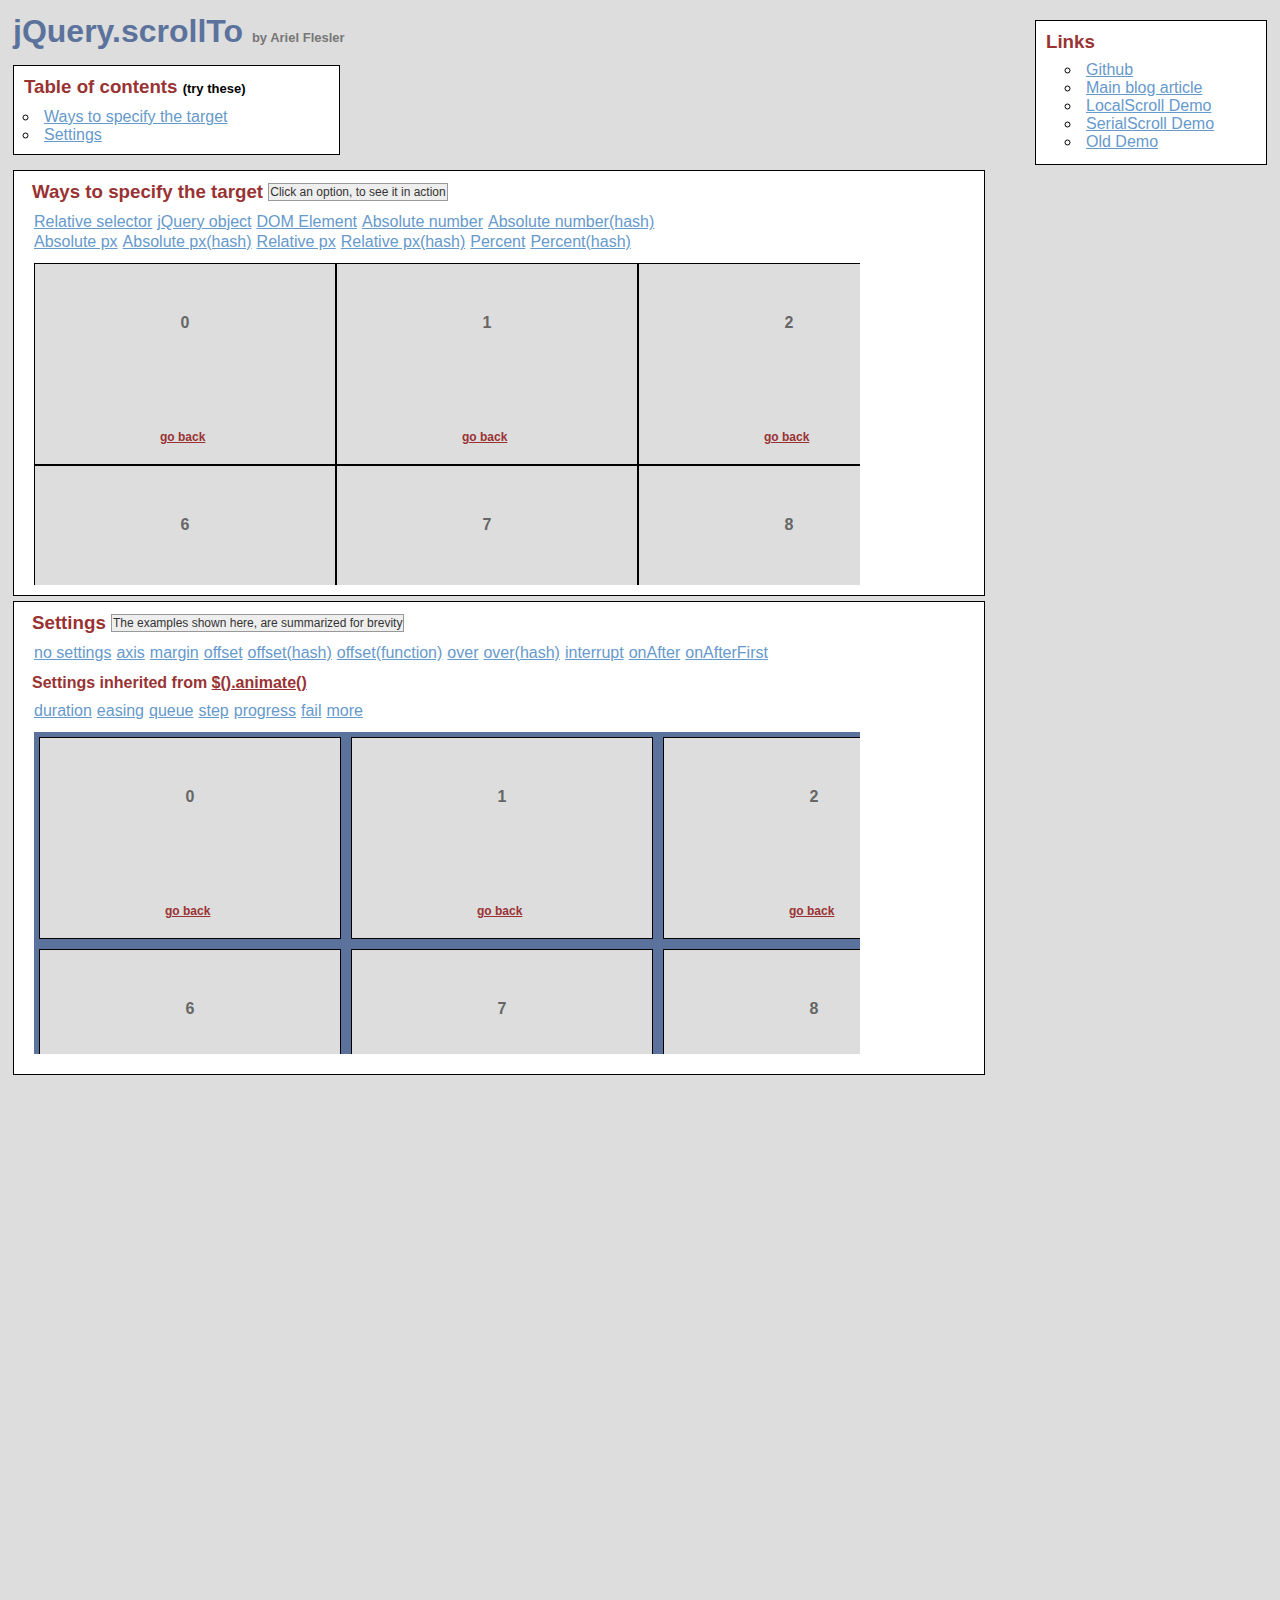
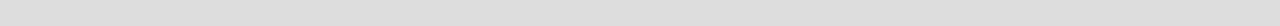
<file: assets/plugins/jquery-scrollTo/demo/index.html>
<!DOCTYPE html PUBLIC "-//W3C//DTD XHTML 1.0 Transitional//EN" "http://www.w3.org/TR/xhtml1/DTD/xhtml1-transitional.dtd">
<html xmlns="http://www.w3.org/1999/xhtml">
<head>
	<meta http-equiv="Content-Type" content="text/html; charset=iso-8859-1" />
	<title>jQuery.scrollTo</title>
	<meta name="keywords" content="javascript, jquery, plugins, scroll, scrollTo, smooth, animation, to, effect, ariel, flesler, window, overflow, element, navigation, customizable" />
	<meta name="description" content="Demo of jQuery.scrollTo. Lightweight, cross-browser and highly customizable animated scrolling with jQuery, made by Ariel Flesler." />
	<meta name="robots" content="index,follow" />
	<link type="text/css" rel="stylesheet" href="css/style.css" />
	<script type="text/javascript" src="https://ajax.googleapis.com/ajax/libs/jquery/1.8.0/jquery.min.js"></script>
	<script type="text/javascript" src="../jquery.scrollTo.min.js"></script>
	<script type="text/javascript">
		jQuery(function( $ ){
			/**
			 * Demo binding and preparation, no need to read this part
			 */
				//borrowed from jQuery easing plugin
				//http://gsgd.co.uk/sandbox/jquery.easing.php
				$.easing.elasout = function(x, t, b, c, d) {
					var s=1.70158;var p=0;var a=c;
					if (t==0) return b;  if ((t/=d)==1) return b+c;  if (!p) p=d*.3;
					if (a < Math.abs(c)) { a=c; var s=p/4; }
					else var s = p/(2*Math.PI) * Math.asin (c/a);
					return a*Math.pow(2,-10*t) * Math.sin( (t*d-s)*(2*Math.PI)/p ) + c + b;
				};
				$('a.back').click(function() {
					$(this).parents('div.pane').scrollTo(0, 800, { queue:true });
					$(this).parents('div.section').find('span.message').text( this.title);
					return false;
				});
				//just for the example, to stop the click on the links.
				$('ul.links').click(function(e){
					var link = e.target;
					if (link.target === '_blank') {
						return;
					}
					e.preventDefault();
					link.blur();
					if (link.title) {
						$(this).parent().find('span.message').text(link.title);
					}
				});

			// This one is important, many browsers don't reset scroll on refreshes
			// Reset all scrollable panes to (0,0)
			$('div.pane').scrollTo(0);
			// Reset the screen to (0,0)
			$.scrollTo(0);

			// TOC, shows how to scroll the whole window
			$('#toc a').click(function() {//$.scrollTo works EXACTLY the same way, but scrolls the whole screen
				$.scrollTo(this.hash, 1500, { easing:'elasout' });
				$(this.hash).find('span.message').text(this.title);
				return false;
			});

			// Target examples bindings
			var $target = $('#pane-target');
			$('#target-examples a').click(function() {
				$target.stop(true);
			});

			$('#relative-selector').click(function() {
				$target.scrollTo('li:eq(7)', 800);
			});
			$('#jquery-object').click(function() {
				$target.scrollTo($('#pane-target li:eq(14)') , 800);
			});
			$('#dom-element').click(function() {
				$target.scrollTo(document.getElementById('twenty'), 800);
			});
			$('#absolute-number').click(function() {
				$target.scrollTo(150, 800);
			});
			$('#absolute-number-hash').click(function() {
				$target.scrollTo({ top:800, left:700}, 800);
			});
			$('#absolute-px').click(function() {
				$target.scrollTo('520px', 800);
			});
			$('#absolute-px-hash').click(function() {
				$target.scrollTo({top:'110px', left:'290px'}, 800);
			});
			$('#relative-px').click(function() {
				$target.scrollTo('+=100', 500);
			});
			$('#relative-px-hash').click(function() {
				$target.scrollTo({top:'-=100px', left:'+=100'}, 500);
			});
			$('#percentage-px').click(function() {
				$target.scrollTo('50%', 800);
			});
			$('#percentage-px-hash').click(function() {
				$target.scrollTo({top:'50%', left:'20%'}, 800);
			});

			// Settings examples bindings, they will all scroll to the same place, with different settings
			var $settings = $('#pane-settings');
			$('#settings-examples a').click(function() {
				// before each animation, reset to (0,0), skip this.
				$settings.stop(true).scrollTo(0);
			});

			$('#settings-no').click(function() {
				$settings.scrollTo('li:eq(15)', 1000);
			});
			$('#settings-axis').click(function() {// only scroll horizontally
				$settings.scrollTo('li:eq(15)', 1000, { axis:'x' });
			});
			$('#settings-duration').click(function() {// it's the same as specifying it in the 2nd argument
				$settings.scrollTo('li:eq(15)', { duration: 3000 });
			});
			$('#settings-easing').click(function() {
				$settings.scrollTo('li:eq(15)', 2500, { easing:'elasout' });
			});
			$('#settings-margin').click(function() {//scroll to the "outer" position of the element
				$settings.scrollTo('li:eq(15)', 1000, { margin:true });
			});
			$('#settings-offset').click(function() {//same as { top:-50, left:-50 }
				$settings.scrollTo('li:eq(15)', 1000, { offset:-50 });
			});
			$('#settings-offset-hash').click(function() {
				$settings.scrollTo('li:eq(15)', 1000, { offset:{ top:-5, left:-30 } });
			});
			$('#settings-offset-function').click(function() {
				$settings.scrollTo('li:eq(15)', 1000, {offset: function() { return {top:-30, left:-5}; }});
			});
			$('#settings-over').click(function() {//same as { top:-50, left:-50 }
				$settings.scrollTo('li:eq(15)', 1000, { over:0.5 });
			});
			$('#settings-over-hash').click(function() {
				$settings.scrollTo('li:eq(15)', 1000, { over:{ top:0.2, left:-0.5 } });
			});
			$('#settings-interrupt').click(function() {
				$settings.scrollTo('li:eq(15)', 10000, { interrupt:true });
			});
			$('#settings-queue').click(function() {//in this case, having 'axis' as 'xy' or 'yx' matters.
				$settings.scrollTo('li:eq(15)', 2000, { queue:true });
			});
			$('#settings-onAfter').click(function() {
				$settings.scrollTo('li:eq(15)', 2000, {
					onAfter:function() {
						$('#settings-message').text('Got there!');
					}
				});
			});
			$('#settings-onAfterFirst').click(function() {//onAfterFirst exists only when queuing
				$settings.scrollTo('li:eq(15)', 1600, {
					queue:true,
					onAfterFirst:function() {
						$('#settings-message').text('Got there horizontally!');
					},
					onAfter:function() {
						$('#settings-message').text('Got there vertically!');
					}
				});
			});
			$('#settings-step').click(function() {
				$settings.scrollTo('li:eq(15)', 2000, {step:function(now) {
					$('#settings-message').text(now.toFixed(2));
				}});
			});
			$('#settings-progress').click(function() {
				$settings.scrollTo('li:eq(15)', 2000, {progress:function(_, now) {
					$('#settings-message').text(Math.round(now*100) + '%');
				}});
			});
			$('#settings-fail').click(function() {
				$settings.scrollTo('li:eq(15)', 10000, {interrupt:true, fail:function() {
					$('#settings-message').text('Scroll interrupted!');
				}});
			});
		});
	</script>
</head>
<body>
	<h1>jQuery.scrollTo&nbsp;<strong>by Ariel Flesler</strong></h1>

	<div id="toc" class="part">
		<h3>Table of contents&nbsp;<strong>(try these)</strong></h3>
		<ul>
			<li><a title="$.scrollTo('#target-examples', 800, {easing:'elasout'});" href="#target-examples">Ways to specify the target</a></li>
			<li><a title="$.scrollTo('#settings-examples', 800, {easing:'elasout'});" href="#settings-examples">Settings</a></li>
		</ul>
	</div>

	<div id="links" class="part">
		<h3>Links</h3>
		<ul>
			<li><a target="_blank" href="https://github.com/flesler/jquery.scrollTo">Github</a></li>
			<li><a target="_blank" href="http://flesler.blogspot.com/2007/10/jqueryscrollto.html">Main blog article</a></li>
			<li><a target="_blank" href="http://demos.flesler.com/jquery/localScroll/">LocalScroll Demo</a></li>
			<li><a target="_blank" href="http://demos.flesler.com/jquery/serialScroll/">SerialScroll Demo</a></li>
			<li><a target="_blank" href="index.old.html">Old Demo</a></li>
		</ul>
	</div>
	<div id="target-examples" class="section part">
		<h3>Ways to specify the target&nbsp;<span id="target-message" class="message">Click an option, to see it in action</span></h3>
		<ul class="links">
			<li><a title="$(...).scrollTo('li:eq(7)', 800);" id="relative-selector" href="#">Relative selector</a></li>
			<li><a title="$(...).scrollTo($('div li:eq(14)'), 800);" id="jquery-object" href="#">jQuery object</a></li>
			<li><a title="$(...).scrollTo(document.getElementById('twenty'), 800);" id="dom-element" href="#">DOM Element</a></li>
			<li><a title="$(...).scrollTo(150, 800);" id="absolute-number" href="#">Absolute number</a></li>
			<li><a title="$(...).scrollTo({ top:800, left:700}, 800);" id="absolute-number-hash" href="#">Absolute number(hash)</a></li>
		</ul>
		<ul class="links">
			<li><a title="$(...).scrollTo('520px', 800);" id="absolute-px" href="#">Absolute px</a></li>
			<li><a title="$(...).scrollTo({top:'110px', left:'290px'}, 800);" id="absolute-px-hash" href="#">Absolute px(hash)</a></li>
			<li><a title="$(...).scrollTo('+=100px', 800);" id="relative-px" href="#">Relative px</a></li>
			<li><a title="$(...).scrollTo({top:'-=100px', left:'+=100'}, 800);" id="relative-px-hash" href="#">Relative px(hash)</a></li>
			<li><a title="$(...).scrollTo('50%', 800);" id="percentage-px" href="#">Percent</a></li>
			<li><a title="$(...).scrollTo({top:'50%', left:'20%'}, 800);" id="percentage-px-hash" href="#">Percent(hash)</a></li>
		</ul>
		<div id="pane-target" class="pane">
			<ul class="elements" style="height:1011px; width:1820px;">
				<li><p>0</p><a href="#" title="$(...).scrollTo(0, 800, {queue:true});" class="back">go back</a></li><li><p>1</p><a href="#" title="$(...).scrollTo(0, 800, {queue:true});" class="back">go back</a></li><li><p>2</p><a href="#" title="$(...).scrollTo(0, 800, {queue:true});" class="back">go back</a></li><li><p>3</p><a href="#" title="$(...).scrollTo(0, 800, {queue:true});" class="back">go back</a></li><li><p>4</p><a href="#" title="$(...).scrollTo(0, 800, {queue:true});" class="back">go back</a></li><li><p>5</p><a href="#" title="$(...).scrollTo(0, 800, {queue:true});" class="back">go back</a></li><li><p>6</p><a href="#" title="$(...).scrollTo(0, 800, {queue:true});" class="back">go back</a></li><li><p>7</p><a href="#" title="$(...).scrollTo(0, 800, {queue:true});" class="back">go back</a></li><li><p>8</p><a href="#" title="$(...).scrollTo(0, 800, {queue:true});" class="back">go back</a></li><li><p>9</p><a href="#" title="$(...).scrollTo(0, 800, {queue:true});" class="back">go back</a></li><li><p>10</p><a href="#" title="$(...).scrollTo(0, 800, {queue:true});" class="back">go back</a></li><li><p>11</p><a href="#" title="$(...).scrollTo(0, 800, {queue:true});" class="back">go back</a></li><li><p>12</p><a href="#" title="$(...).scrollTo(0, 800, {queue:true});" class="back">go back</a></li><li><p>13</p><a href="#" title="$(...).scrollTo(0, 800, {queue:true});" class="back">go back</a></li><li><p>14</p><a href="#" title="$(...).scrollTo(0, 800, {queue:true});" class="back">go back</a></li><li><p>15</p><a href="#" title="$(...).scrollTo(0, 800, {queue:true});" class="back">go back</a></li><li><p>16</p><a href="#" title="$(...).scrollTo(0, 800, {queue:true});" class="back">go back</a></li><li><p>17</p><a href="#" title="$(...).scrollTo(0, 800, {queue:true});" class="back">go back</a></li><li><p>18</p><a href="#" title="$(...).scrollTo(0, 800, {queue:true});" class="back">go back</a></li><li><p>19</p><a href="#" title="$(...).scrollTo(0, 800, {queue:true});" class="back">go back</a></li><li id="twenty"><p>20</p><a href="#" title="$(...).scrollTo(0, 800, {queue:true});" class="back">go back</a></li><li><p>21</p><a href="#" title="$(...).scrollTo(0, 800, {queue:true});" class="back">go back</a></li><li><p>22</p><a href="#" title="$(...).scrollTo(0, 800, {queue:true});" class="back">go back</a></li><li><p>23</p><a href="#" title="$(...).scrollTo(0, 800, {queue:true});" class="back">go back</a></li><li><p>24</p><a href="#" title="$(...).scrollTo(0, 800, {queue:true});" class="back">go back</a></li><li><p>25</p><a href="#" title="$(...).scrollTo(0, 800, {queue:true});" class="back">go back</a></li><li><p>26</p><a href="#" title="$(...).scrollTo(0, 800, {queue:true});" class="back">go back</a></li><li><p>27</p><a href="#" title="$(...).scrollTo(0, 800, {queue:true});" class="back">go back</a></li><li><p>28</p><a href="#" title="$(...).scrollTo(0, 800, {queue:true});" class="back">go back</a></li><li><p>29</p><a href="#" title="$(...).scrollTo(0, 800, {queue:true});" class="back">go back</a></li>
			</ul>
		</div>
	</div>
	<div id="settings-examples" class="section part">
		<h3>Settings&nbsp;<span id="settings-message" class="message">The examples shown here, are summarized for brevity</span></h3>
		<ul class="links">
			<li><a title="$(...).scrollTo('li:eq(15)', 1000);" id="settings-no" href="#">no settings</a></li>
			<li><a title="$(...).scrollTo('li:eq(15)', 1000, {axis:'x'});//only scroll on this axis (can be x, y, xy or yx)" id="settings-axis" href="#">axis</a></li>
			<li><a title="$(...).scrollTo('li:eq(15)', 1000, {margin:true});//deduct the margin and border from the final position" id="settings-margin" href="#">margin</a></li>
			<li><a title="$(...).scrollTo('li:eq(15)', 1000, {offset:-50});//add or deduct from the final position" id="settings-offset" href="#">offset</a></li>
			<li><a title="$(...).scrollTo('li:eq(15)', 1000, {offset: {top:-5, left:-30} });" id="settings-offset-hash" href="#">offset(hash)</a></li>
			<li><a title="$(...).scrollTo('li:eq(15)', 1000, {offset: function() { return {top:-30, left:-5}; }});" id="settings-offset-function" href="#">offset(function)</a></li>
			<li><a title="$(...).scrollTo('li:eq(15)', 1000, {over:0.5});//add or deduct a fraction of its height/width" id="settings-over" href="#">over</a></li>
			<li><a title="$(...).scrollTo('li:eq(15)', 1000, {over:{top:0.2, left:-0.5});" id="settings-over-hash" href="#">over(hash)</a></li>
			<li><a title="Scroll manually to interrupt the animation" id="settings-interrupt" href="#">interrupt</a></li>
			<li><a title="$(...).scrollTo('li:eq(15)', 1600, {onAfter:function() { } });//called after the scrolling ends" id="settings-onAfter" href="#">onAfter</a></li>
			<li><a title="$(...).scrollTo('li:eq(15)', 1600, {queue:true, onAfterFirst:function() { } });//called after the first axis scrolled" id="settings-onAfterFirst" href="#">onAfterFirst</a></li>
		</ul>
		<h4>Settings inherited from <a href="http://api.jquery.com/animate/#animate-properties-options" target="_blank">$().animate()</a></h4>
		<ul class="links">
			<li><a title="$(...).scrollTo('li:eq(15)', {duration:3000});//another way of calling the plugin" id="settings-duration" href="#">duration</a></li>
			<li><a title="$(...).scrollTo('li:eq(15)', 2500, {easing:'elasout'});//specify an easing equation" id="settings-easing" href="#">easing</a></li>
			<li><a title="$(...).scrollTo('li:eq(15)', 1600, {queue:true});//scroll one axis, then the other" id="settings-queue" href="#">queue</a></li>
			<li><a title="$(...).scrollTo('li:eq(15)', 2500, {step:function() { }'});//specify a step function" id="settings-step" href="#">step</a></li>
			<li><a title="$(...).scrollTo('li:eq(15)', 2500, {progress:function() { }'});//specify a progress function" id="settings-progress" href="#">progress</a></li>
			<li><a title="Scroll manually to interrupt and trigger the callback" id="settings-fail" href="#">fail</a></li>
			<li><a href="http://api.jquery.com/animate/#animate-properties-options" target="_blank">more</a></li>
		</ul>
		<div id="pane-settings" class="pane">
			<ul class="elements" style="height:1062px;width:1877px;">
				<li><p>0</p><a href="#" title="$(...).scrollTo(0, 800, {queue:true});" class="back">go back</a></li><li><p>1</p><a href="#" title="$(...).scrollTo(0, 800, {queue:true});" class="back">go back</a></li><li><p>2</p><a href="#" title="$(...).scrollTo(0, 800, {queue:true});" class="back">go back</a></li><li><p>3</p><a href="#" title="$(...).scrollTo(0, 800, {queue:true});" class="back">go back</a></li><li><p>4</p><a href="#" title="$(...).scrollTo(0, 800, {queue:true});" class="back">go back</a></li><li><p>5</p><a href="#" title="$(...).scrollTo(0, 800, {queue:true});" class="back">go back</a></li><li><p>6</p><a href="#" title="$(...).scrollTo(0, 800, {queue:true});" class="back">go back</a></li><li><p>7</p><a href="#" title="$(...).scrollTo(0, 800, {queue:true});" class="back">go back</a></li><li><p>8</p><a href="#" title="$(...).scrollTo(0, 800, {queue:true});" class="back">go back</a></li><li><p>9</p><a href="#" title="$(...).scrollTo(0, 800, {queue:true});" class="back">go back</a></li><li><p>10</p><a href="#" title="$(...).scrollTo(0, 800, {queue:true});" class="back">go back</a></li><li><p>11</p><a href="#" title="$(...).scrollTo(0, 800, {queue:true});" class="back">go back</a></li><li><p>12</p><a href="#" title="$(...).scrollTo(0, 800, {queue:true});" class="back">go back</a></li><li><p>13</p><a href="#" title="$(...).scrollTo(0, 800, {queue:true});" class="back">go back</a></li><li><p>14</p><a href="#" title="$(...).scrollTo(0, 800, {queue:true});" class="back">go back</a></li><li><p>15</p><a href="#" title="$(...).scrollTo(0, 800, {queue:true});" class="back">go back</a></li><li><p>16</p><a href="#" title="$(...).scrollTo(0, 800, {queue:true});" class="back">go back</a></li><li><p>17</p><a href="#" title="$(...).scrollTo(0, 800, {queue:true});" class="back">go back</a></li><li><p>18</p><a href="#" title="$(...).scrollTo(0, 800, {queue:true});" class="back">go back</a></li><li><p>19</p><a href="#" title="$(...).scrollTo(0, 800, {queue:true});" class="back">go back</a></li><li><p>20</p><a href="#" title="$(...).scrollTo(0, 800, {queue:true});" class="back">go back</a></li><li><p>21</p><a href="#" title="$(...).scrollTo(0, 800, {queue:true});" class="back">go back</a></li><li><p>22</p><a href="#" title="$(...).scrollTo(0, 800, {queue:true});" class="back">go back</a></li><li><p>23</p><a href="#" title="$(...).scrollTo(0, 800, {queue:true});" class="back">go back</a></li><li><p>24</p><a href="#" title="$(...).scrollTo(0, 800, {queue:true});" class="back">go back</a></li><li><p>25</p><a href="#" title="$(...).scrollTo(0, 800, {queue:true});" class="back">go back</a></li><li><p>26</p><a href="#" title="$(...).scrollTo(0, 800, {queue:true});" class="back">go back</a></li><li><p>27</p><a href="#" title="$(...).scrollTo(0, 800, {queue:true});" class="back">go back</a></li><li><p>28</p><a href="#" title="$(...).scrollTo(0, 800, {queue:true});" class="back">go back</a></li><li><p>29</p><a href="#" title="$(...).scrollTo(0, 800, {queue:true});" class="back">go back</a></li>
			</ul>
		</div>
	</div>
</body>
</html>
</file>
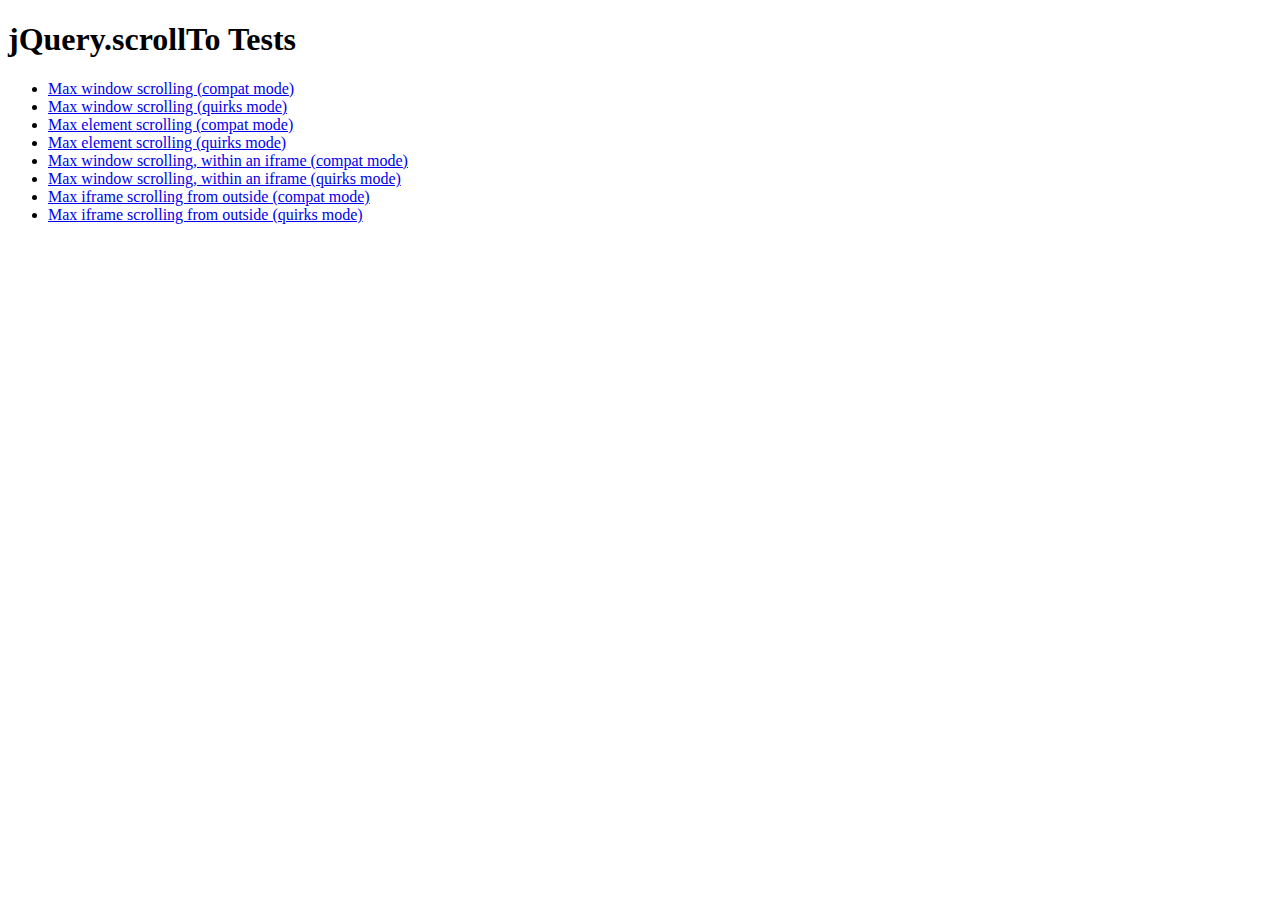
<file: assets/plugins/jquery-scrollTo/tests/index.html>
<!DOCTYPE html PUBLIC "-//W3C//DTD XHTML 1.0 Transitional//EN" "http://www.w3.org/TR/xhtml1/DTD/xhtml1-transitional.dtd">
<html xmlns="http://www.w3.org/1999/xhtml">
<head>
	<meta http-equiv="Content-Type" content="text/html; charset=iso-8859-1" />
	<title>jQuery.scrollTo Tests</title>
	<meta name="keywords" content="javascript, jquery, plugins, scroll, scrollTo, smooth, animation, to, effect, ariel, flesler, window, overflow, element, navigation, customizable" />
	<meta name="description" content="Tests for jQuery ScrollTo. Made by Ariel Flesler." />
	<meta name="robots" content="index,follow" />
</head>
<body>
	<h1>jQuery.scrollTo Tests</h1>

	<ul>
		<li><a href="WinMaxY-compat.html">Max window scrolling (compat mode)</a></li>
		<li><a href="WinMaxY-quirks.html">Max window scrolling (quirks mode)</a></li>
		<li><a href="ElemMaxY-compat.html">Max element scrolling (compat mode)</a></li>
		<li><a href="ElemMaxY-quirks.html">Max element scrolling (quirks mode)</a></li>
		<li><a href="WinMaxY-with-iframe-compat.html">Max window scrolling, within an iframe (compat mode)</a></li>
		<li><a href="WinMaxY-with-iframe-quirks.html">Max window scrolling, within an iframe (quirks mode)</a></li>
		<li><a href="WinMaxY-to-iframe-compat.html">Max iframe scrolling from outside (compat mode)</a></li>
		<li><a href="WinMaxY-to-iframe-quirks.html">Max iframe scrolling from outside (quirks mode)</a></li>
	</ul>
</body>
</html>
</file>
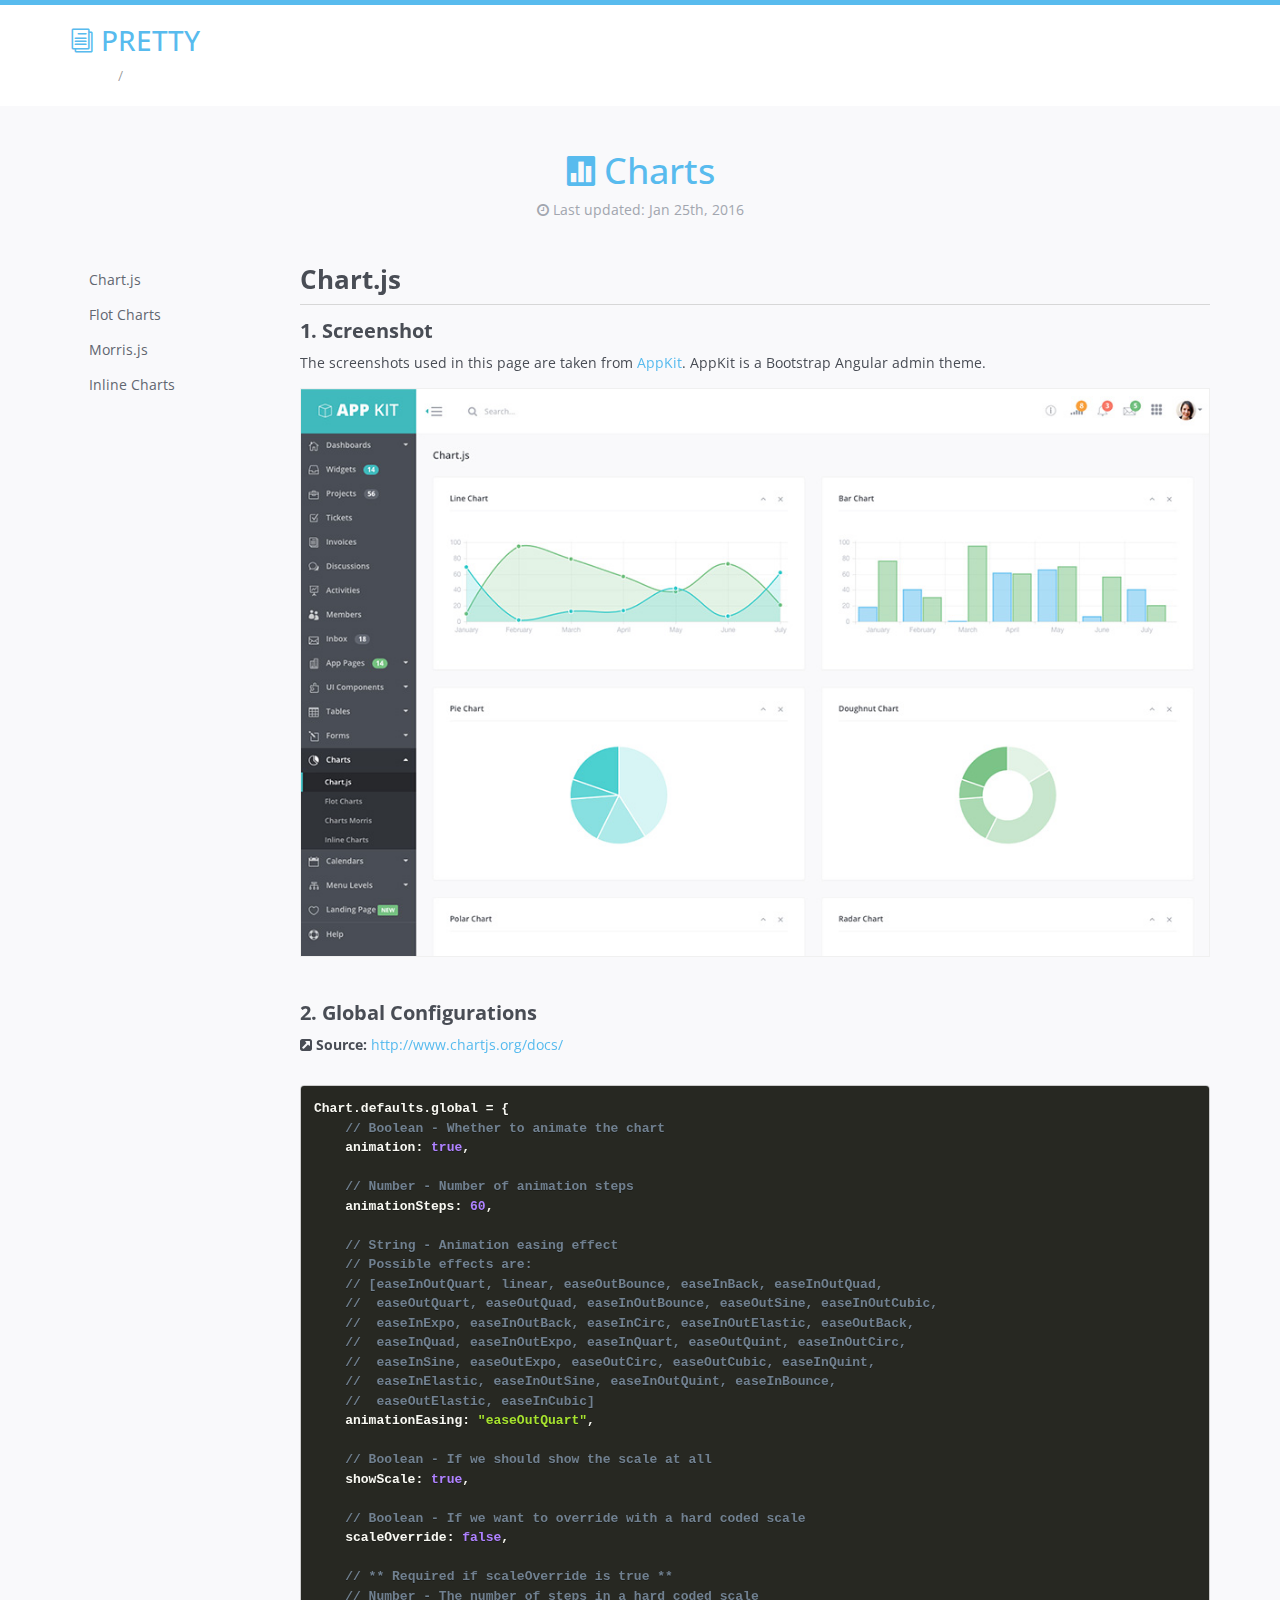
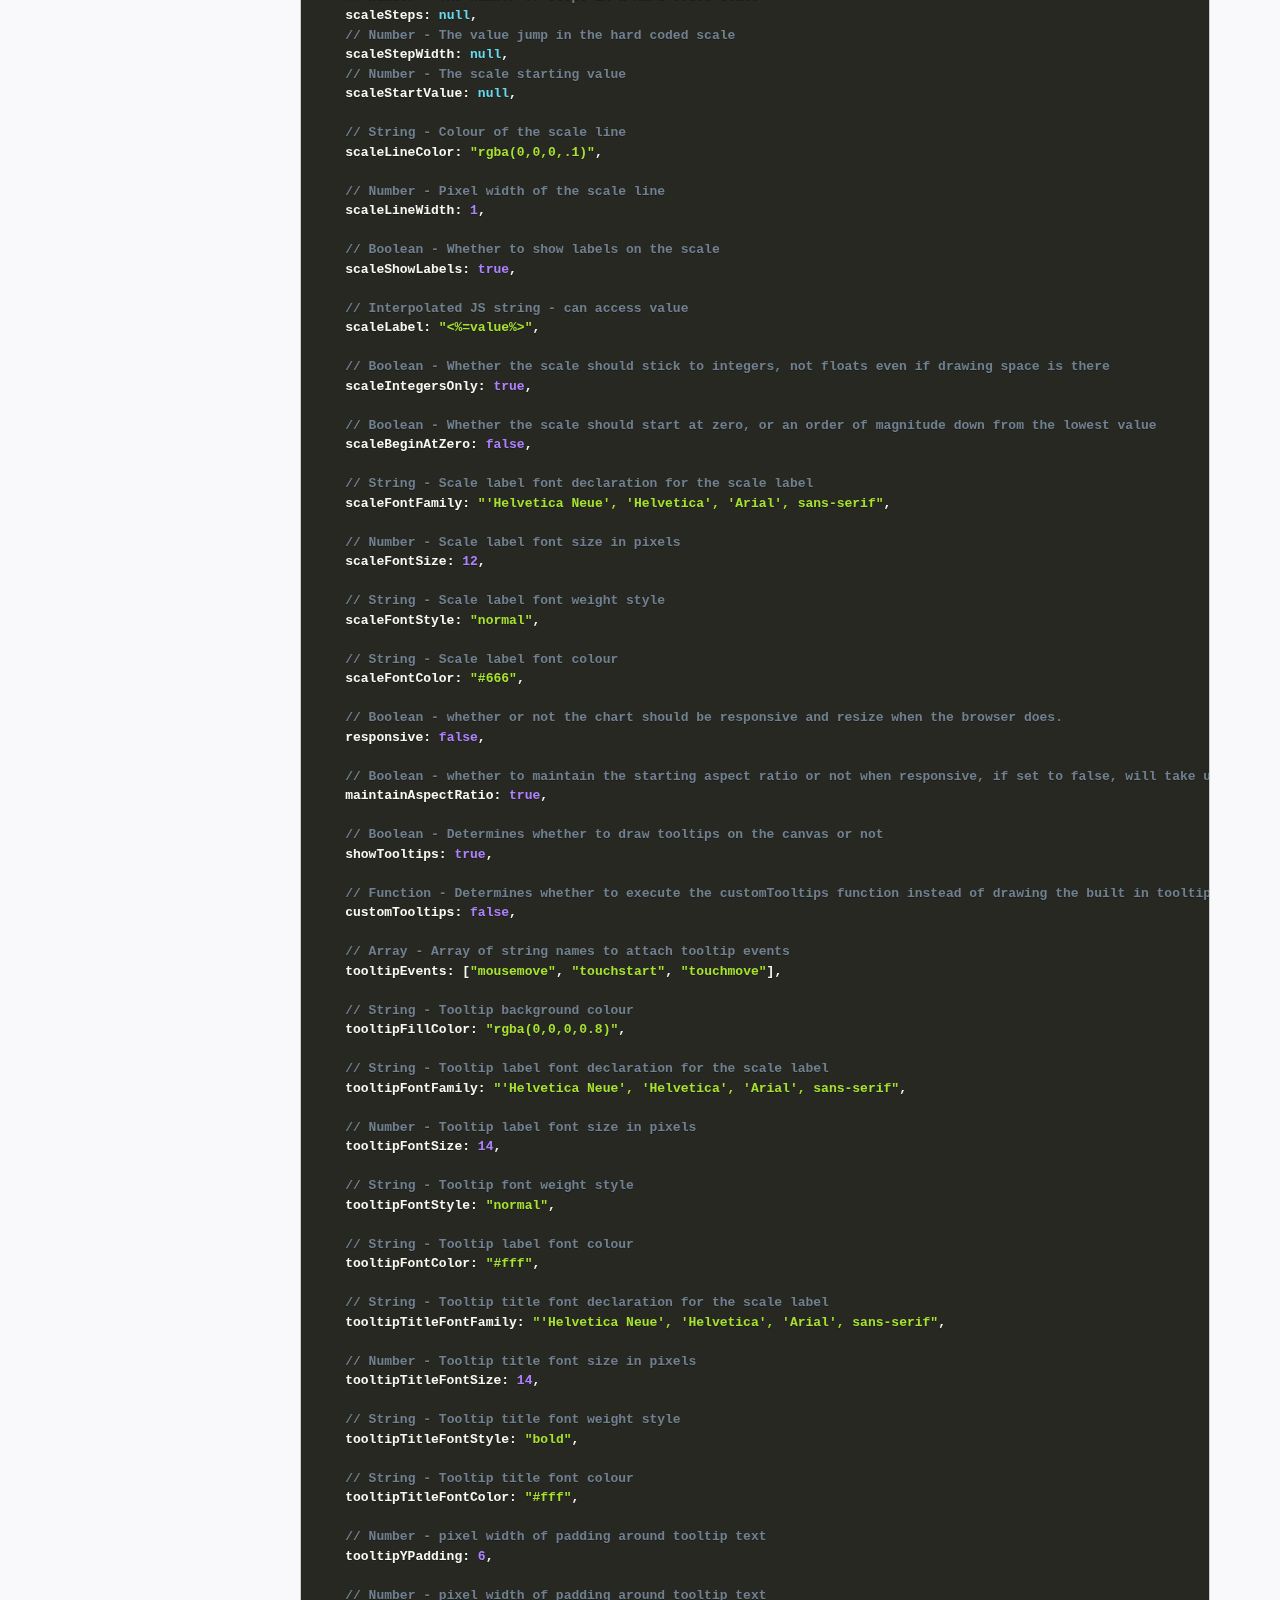
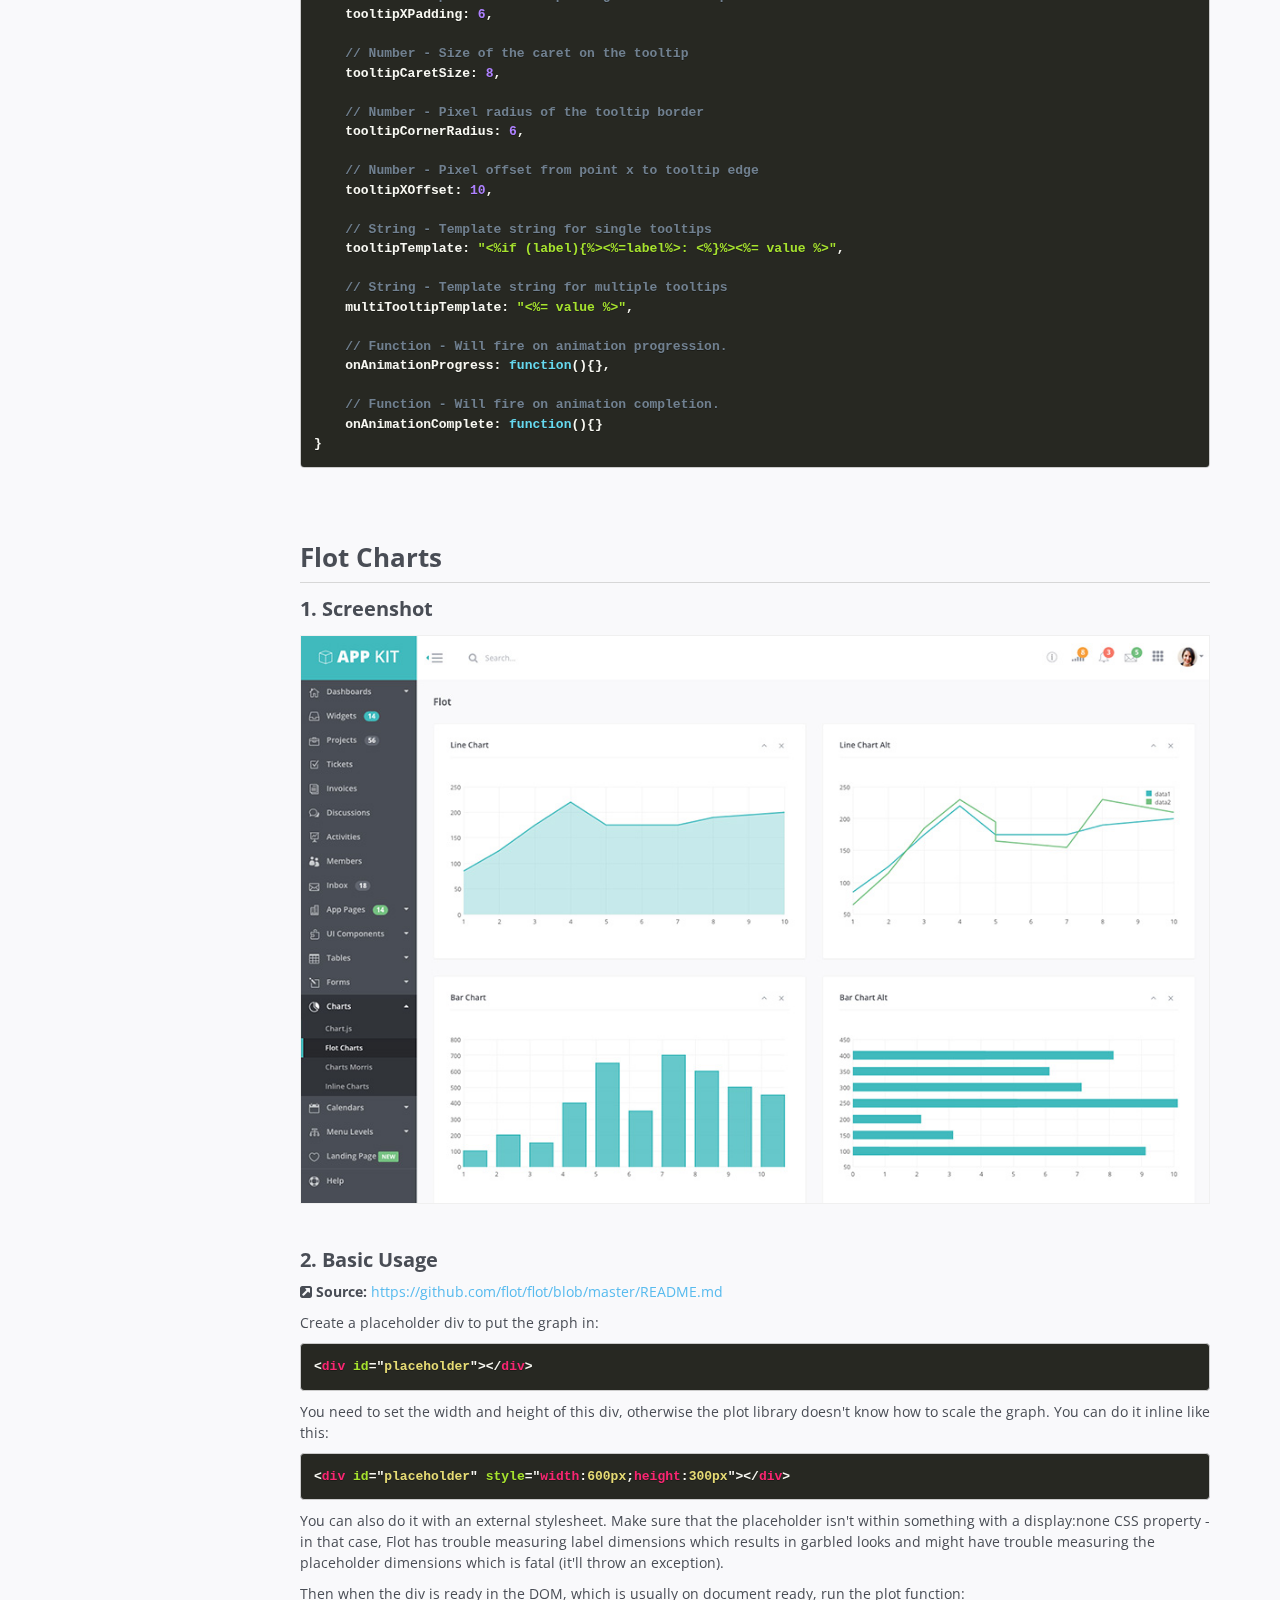
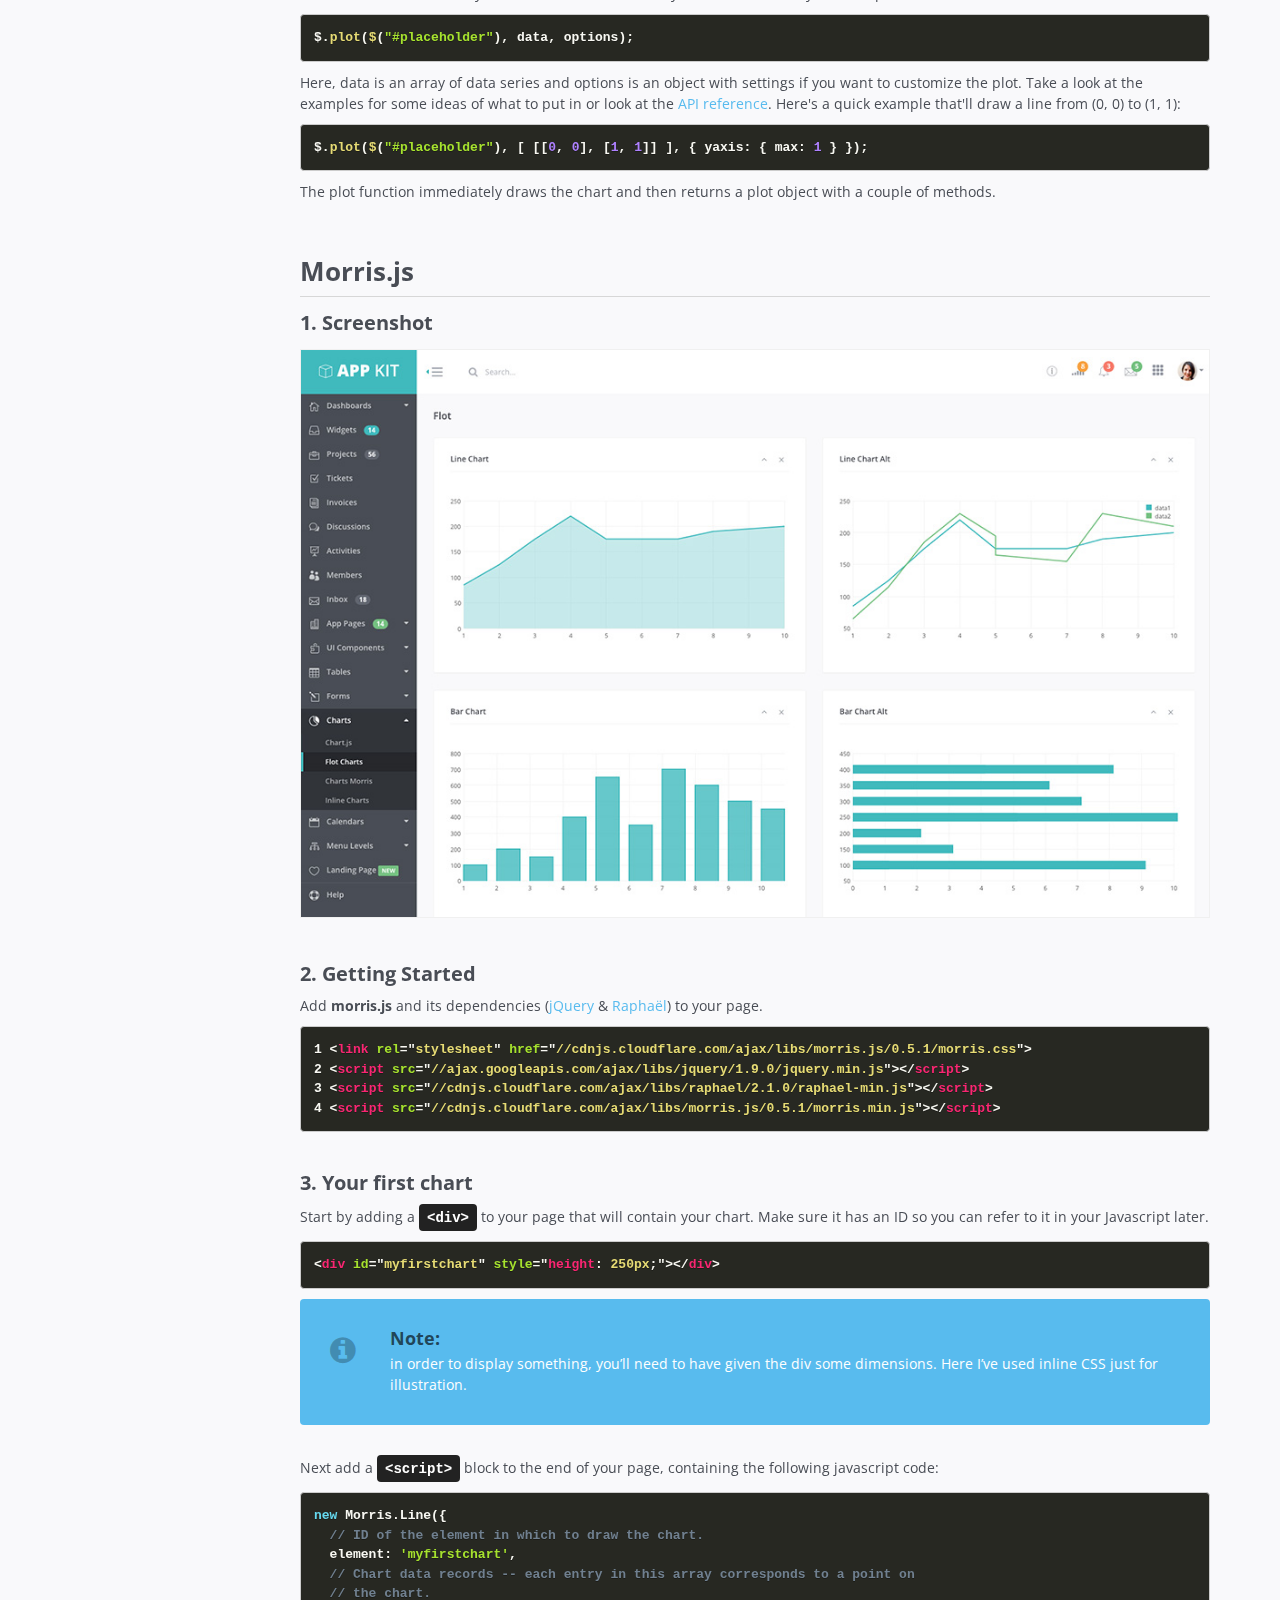
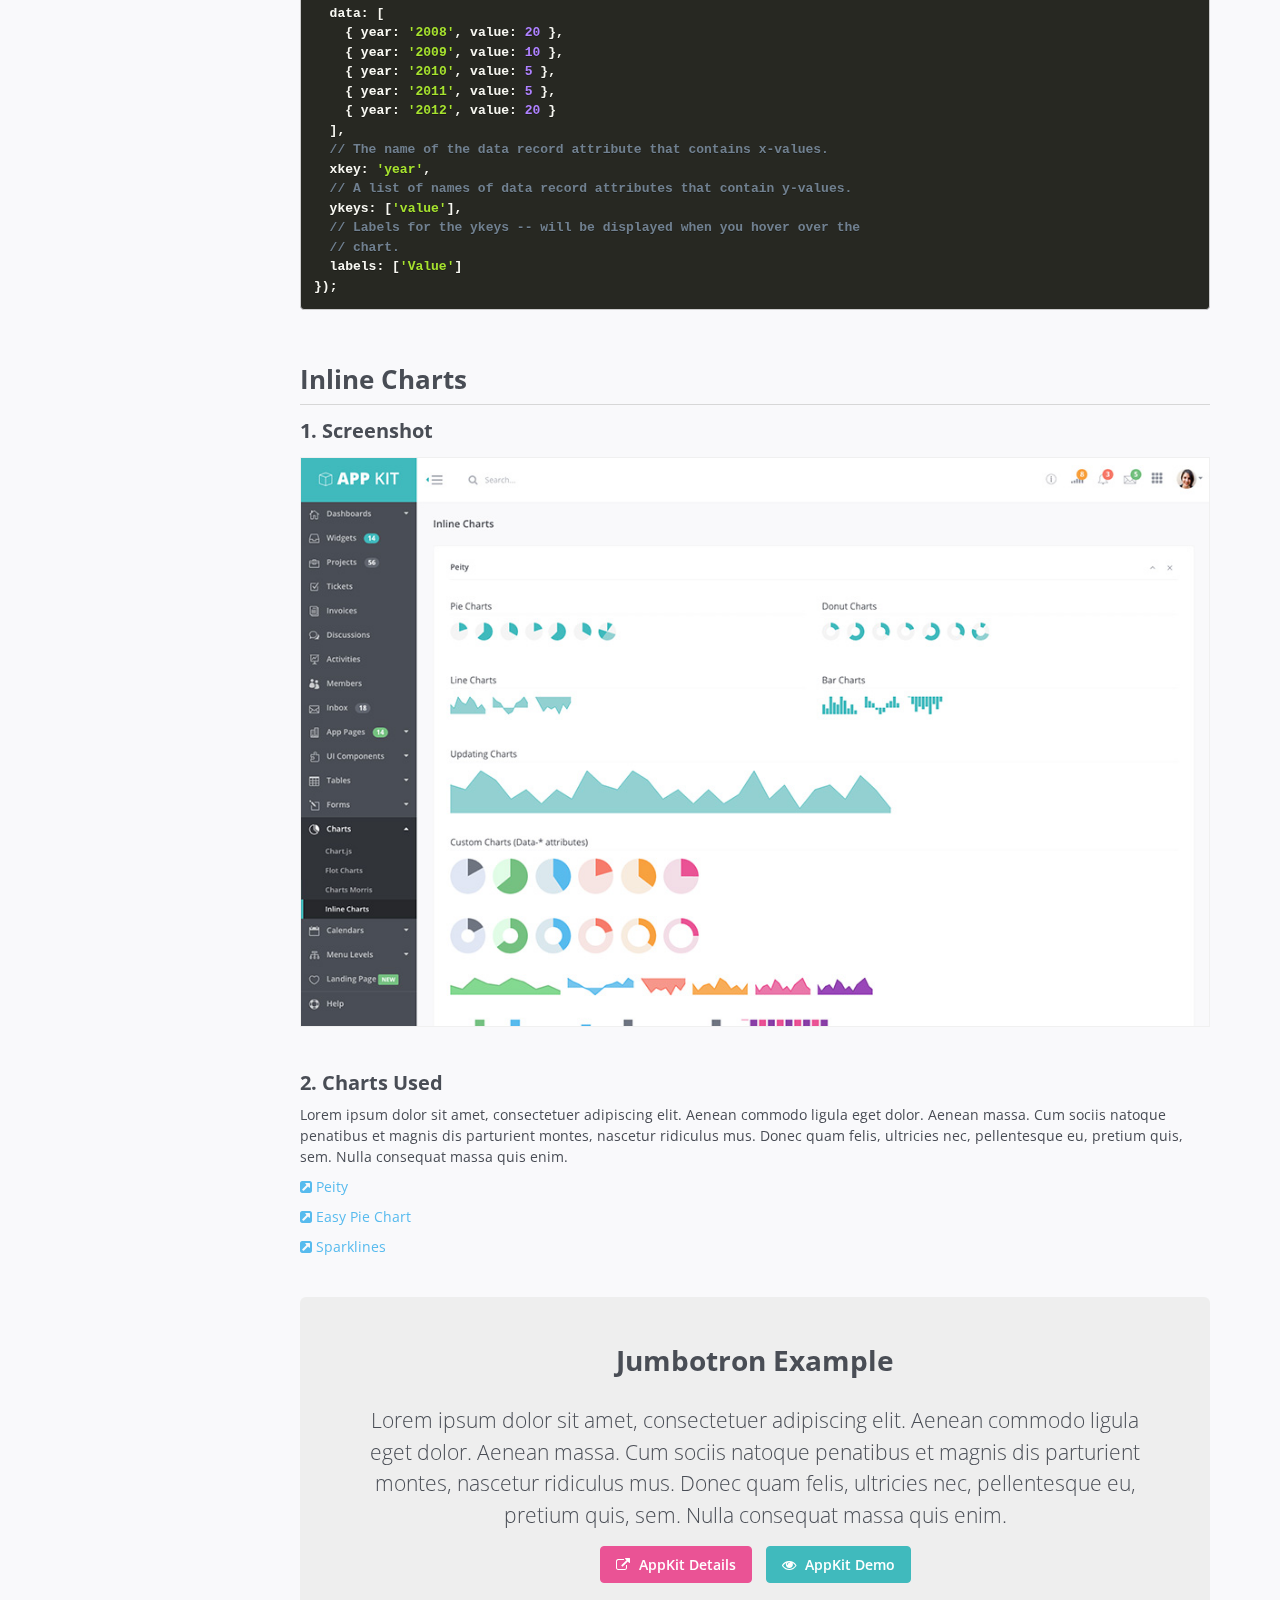
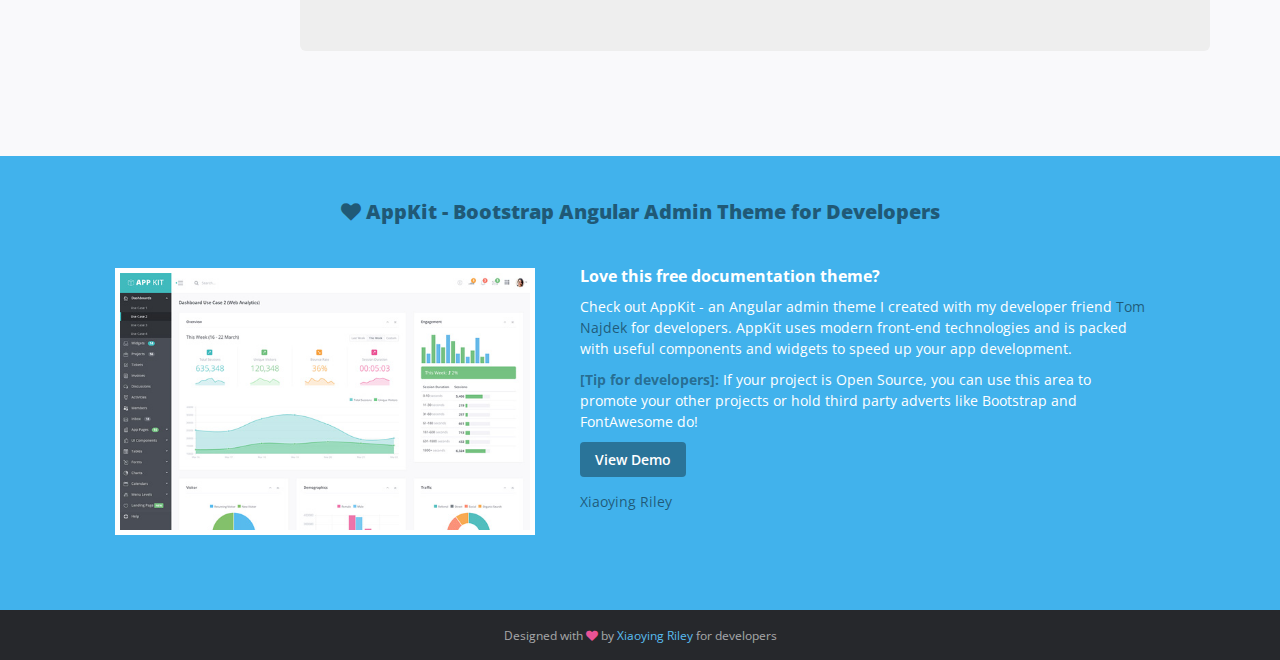
<file: charts.html>
<!DOCTYPE html>
<!--[if IE 8]> <html lang="en" class="ie8"> <![endif]-->
<!--[if IE 9]> <html lang="en" class="ie9"> <![endif]-->
<!--[if !IE]><!--> <html lang="en"> <!--<![endif]-->
<head>
    <title>Responsive website template for documentations</title>
    <!-- Meta -->
    <meta charset="utf-8">
    <meta http-equiv="X-UA-Compatible" content="IE=edge">
    <meta name="viewport" content="width=device-width, initial-scale=1.0">
    <meta name="description" content="">
    <meta name="author" content="">
    <link rel="shortcut icon" href="favicon.ico">
    <link href='http://fonts.googleapis.com/css?family=Open+Sans:300italic,400italic,600italic,700italic,800italic,400,300,600,700,800' rel='stylesheet' type='text/css'>
    <!-- Global CSS -->
    <link rel="stylesheet" href="assets/plugins/bootstrap/css/bootstrap.min.css">
    <!-- Plugins CSS -->
    <link rel="stylesheet" href="assets/plugins/font-awesome/css/font-awesome.css">
    <link rel="stylesheet" href="assets/plugins/prism/prism.css">
    <link rel="stylesheet" href="assets/plugins/lightbox/dist/ekko-lightbox.min.css">
    <link rel="stylesheet" href="assets/plugins/elegant_font/css/style.css">

    <!-- Theme CSS -->
    <link id="theme-style" rel="stylesheet" href="assets/css/styles.css">
    <!-- HTML5 shim and Respond.js IE8 support of HTML5 elements and media queries -->
    <!--[if lt IE 9]>
      <script src="https://oss.maxcdn.com/html5shiv/3.7.2/html5shiv.min.js"></script>
      <script src="https://oss.maxcdn.com/respond/1.4.2/respond.min.js"></script>
    <![endif]-->

</head>

<body class="body-blue">
    <div class="page-wrapper">
        <!-- ******Header****** -->
        <header id="header" class="header">
            <div class="container">
                <div class="branding">
                    <h1 class="logo">
                        <a href="index.html">
                            <span aria-hidden="true" class="icon_documents_alt icon"></span>
                            <span class="text-highlight">Pretty</span><span class="text-bold">Docs</span>
                        </a>
                    </h1>
                </div><!--//branding-->
                <ol class="breadcrumb">
                    <li><a href="index.html">Home</a></li>
                    <li class="active">Charts</li>
                </ol>
            </div><!--//container-->
        </header><!--//header-->
        <div class="doc-wrapper">
            <div class="container">
                <div id="doc-header" class="doc-header text-center">
                    <h1 class="doc-title"><span aria-hidden="true" class="icon icon_datareport_alt"></span> Charts</h1>
                    <div class="meta"><i class="fa fa-clock-o"></i> Last updated: Jan 25th, 2016</div>
                </div><!--//doc-header-->
                <div class="doc-body">
                    <div class="doc-content">
                        <div class="content-inner">
                            <section id="chartjs" class="doc-section">
                                <h2 class="section-title">Chart.js</h2>
                                <div class="section-block">
                                    <h3 class="block-title">1. Screenshot</h3>
                                    <p>The screenshots used in this page are taken from <a href="https://wrapbootstrap.com/theme/admin-appkit-admin-theme-angularjs-WB051SCJ1?ref=3wm" target="_blank">AppKit</a>. AppKit is a Bootstrap Angular admin theme.</p>
                                    <div class="screenshot-holder">
                                        <a href="https://wrapbootstrap.com/theme/admin-appkit-admin-theme-angularjs-WB051SCJ1?ref=3wm" target="_blank"><img class="img-responsive" src="assets/images/demo/appkit-chart-chartjs.jpg" alt="screenshot" /></a>
                                        <a class="mask" href="https://wrapbootstrap.com/theme/admin-appkit-admin-theme-angularjs-WB051SCJ1?ref=3wm" target="_blank"><i class="icon fa fa-link"></i></a>
                                    </div>
                                </div><!--//section-block-->
                                <div class="section-block">
                                    <h3 class="block-title">2. Global Configurations</h3>
                                    <p><strong><i class="fa fa-external-link-square"></i> Source:</strong> <a href="http://www.chartjs.org/docs/" target="_blank">http://www.chartjs.org/docs/</a></p>
                                    <div class="code-block">
                                        <pre><code class="language-javascript">Chart.defaults.global = {
    // Boolean - Whether to animate the chart
    animation: true,

    // Number - Number of animation steps
    animationSteps: 60,

    // String - Animation easing effect
    // Possible effects are:
    // [easeInOutQuart, linear, easeOutBounce, easeInBack, easeInOutQuad,
    //  easeOutQuart, easeOutQuad, easeInOutBounce, easeOutSine, easeInOutCubic,
    //  easeInExpo, easeInOutBack, easeInCirc, easeInOutElastic, easeOutBack,
    //  easeInQuad, easeInOutExpo, easeInQuart, easeOutQuint, easeInOutCirc,
    //  easeInSine, easeOutExpo, easeOutCirc, easeOutCubic, easeInQuint,
    //  easeInElastic, easeInOutSine, easeInOutQuint, easeInBounce,
    //  easeOutElastic, easeInCubic]
    animationEasing: &#x22;easeOutQuart&#x22;,

    // Boolean - If we should show the scale at all
    showScale: true,

    // Boolean - If we want to override with a hard coded scale
    scaleOverride: false,

    // ** Required if scaleOverride is true **
    // Number - The number of steps in a hard coded scale
    scaleSteps: null,
    // Number - The value jump in the hard coded scale
    scaleStepWidth: null,
    // Number - The scale starting value
    scaleStartValue: null,

    // String - Colour of the scale line
    scaleLineColor: &#x22;rgba(0,0,0,.1)&#x22;,

    // Number - Pixel width of the scale line
    scaleLineWidth: 1,

    // Boolean - Whether to show labels on the scale
    scaleShowLabels: true,

    // Interpolated JS string - can access value
    scaleLabel: &#x22;&#x3C;%=value%&#x3E;&#x22;,

    // Boolean - Whether the scale should stick to integers, not floats even if drawing space is there
    scaleIntegersOnly: true,

    // Boolean - Whether the scale should start at zero, or an order of magnitude down from the lowest value
    scaleBeginAtZero: false,

    // String - Scale label font declaration for the scale label
    scaleFontFamily: &#x22;&#x27;Helvetica Neue&#x27;, &#x27;Helvetica&#x27;, &#x27;Arial&#x27;, sans-serif&#x22;,

    // Number - Scale label font size in pixels
    scaleFontSize: 12,

    // String - Scale label font weight style
    scaleFontStyle: &#x22;normal&#x22;,

    // String - Scale label font colour
    scaleFontColor: &#x22;#666&#x22;,

    // Boolean - whether or not the chart should be responsive and resize when the browser does.
    responsive: false,

    // Boolean - whether to maintain the starting aspect ratio or not when responsive, if set to false, will take up entire container
    maintainAspectRatio: true,

    // Boolean - Determines whether to draw tooltips on the canvas or not
    showTooltips: true,

    // Function - Determines whether to execute the customTooltips function instead of drawing the built in tooltips (See [Advanced - External Tooltips](#advanced-usage-custom-tooltips))
    customTooltips: false,

    // Array - Array of string names to attach tooltip events
    tooltipEvents: [&#x22;mousemove&#x22;, &#x22;touchstart&#x22;, &#x22;touchmove&#x22;],

    // String - Tooltip background colour
    tooltipFillColor: &#x22;rgba(0,0,0,0.8)&#x22;,

    // String - Tooltip label font declaration for the scale label
    tooltipFontFamily: &#x22;&#x27;Helvetica Neue&#x27;, &#x27;Helvetica&#x27;, &#x27;Arial&#x27;, sans-serif&#x22;,

    // Number - Tooltip label font size in pixels
    tooltipFontSize: 14,

    // String - Tooltip font weight style
    tooltipFontStyle: &#x22;normal&#x22;,

    // String - Tooltip label font colour
    tooltipFontColor: &#x22;#fff&#x22;,

    // String - Tooltip title font declaration for the scale label
    tooltipTitleFontFamily: &#x22;&#x27;Helvetica Neue&#x27;, &#x27;Helvetica&#x27;, &#x27;Arial&#x27;, sans-serif&#x22;,

    // Number - Tooltip title font size in pixels
    tooltipTitleFontSize: 14,

    // String - Tooltip title font weight style
    tooltipTitleFontStyle: &#x22;bold&#x22;,

    // String - Tooltip title font colour
    tooltipTitleFontColor: &#x22;#fff&#x22;,

    // Number - pixel width of padding around tooltip text
    tooltipYPadding: 6,

    // Number - pixel width of padding around tooltip text
    tooltipXPadding: 6,

    // Number - Size of the caret on the tooltip
    tooltipCaretSize: 8,

    // Number - Pixel radius of the tooltip border
    tooltipCornerRadius: 6,

    // Number - Pixel offset from point x to tooltip edge
    tooltipXOffset: 10,

    // String - Template string for single tooltips
    tooltipTemplate: &#x22;&#x3C;%if (label){%&#x3E;&#x3C;%=label%&#x3E;: &#x3C;%}%&#x3E;&#x3C;%= value %&#x3E;&#x22;,

    // String - Template string for multiple tooltips
    multiTooltipTemplate: &#x22;&#x3C;%= value %&#x3E;&#x22;,

    // Function - Will fire on animation progression.
    onAnimationProgress: function(){},

    // Function - Will fire on animation completion.
    onAnimationComplete: function(){}
}</code></pre>
                                    </div><!--//code-block-->
                                </div><!--//section-block-->
                            </section><!--//doc-section-->

                            <section id="flot" class="doc-section">
                                <h2 class="section-title">Flot Charts</h2>
                                <div class="section-block">
                                    <h3 class="block-title">1. Screenshot</h3>
                                    <div class="screenshot-holder">
                                        <a href="https://wrapbootstrap.com/theme/admin-appkit-admin-theme-angularjs-WB051SCJ1?ref=3wm" target="_blank"><img class="img-responsive" src="assets/images/demo/appkit-chart-flot.jpg" alt="screenshot" /></a>
                                        <a class="mask" href="https://wrapbootstrap.com/theme/admin-appkit-admin-theme-angularjs-WB051SCJ1?ref=3wm" target="_blank"><i class="icon fa fa-link"></i></a>
                                    </div>
                                </div><!--//section-block-->
                                <div class="section-block">
                                    <h3 class="block-title">2. Basic Usage</h3>
                                    <p><strong><i class="fa fa-external-link-square"></i> Source:</strong> <a href="https://github.com/flot/flot/blob/master/README.md" target="_blank">https://github.com/flot/flot/blob/master/README.md</a></p>
                                    <p>Create a placeholder div to put the graph in:</p>
                                    <p><pre><code class="language-markup">&#x3C;div id=&#x22;placeholder&#x22;&#x3E;&#x3C;/div&#x3E;</code></pre></p>
                                    <p>You need to set the width and height of this div, otherwise the plot library doesn't know how to scale the graph. You can do it inline like this:</p>
                                    <p><pre><code class="language-markup">&#x3C;div id=&#x22;placeholder&#x22; style=&#x22;width:600px;height:300px&#x22;&#x3E;&#x3C;/div&#x3E;</code></pre></p>
                                    <p>You can also do it with an external stylesheet. Make sure that the placeholder isn't within something with a display:none CSS property - in that case, Flot has trouble measuring label dimensions which results in garbled looks and might have trouble measuring the placeholder dimensions which is fatal (it'll throw an exception).</p>

                                    <p>Then when the div is ready in the DOM, which is usually on document ready, run the plot function:</p>
                                    <p><pre><code class="language-javascript">$.plot($(&#x22;#placeholder&#x22;), data, options);</code></pre></p>
                                    <p>Here, data is an array of data series and options is an object with settings if you want to customize the plot. Take a look at the examples for some ideas of what to put in or look at the <a href="#">API reference</a>. Here's a quick example that'll draw a line from (0, 0) to (1, 1):</p>

                                    <p><pre><code class="language-javascript">$.plot($(&#x22;#placeholder&#x22;), [ [[0, 0], [1, 1]] ], { yaxis: { max: 1 } });</code></pre></p>
                                    <p>The plot function immediately draws the chart and then returns a plot object with a couple of methods.</p>

                                </div><!--//section-block-->
                            </section><!--//doc-section-->

                            <section id="morris" class="doc-section">
                                <h2 class="section-title">Morris.js</h2>
                                <div class="section-block">
                                    <h3 class="block-title">1. Screenshot</h3>
                                    <div class="screenshot-holder">
                                        <a href="https://wrapbootstrap.com/theme/admin-appkit-admin-theme-angularjs-WB051SCJ1?ref=3wm" target="_blank"><img class="img-responsive" src="assets/images/demo/appkit-chart-flot.jpg" alt="screenshot" /></a>
                                        <a class="mask" href="https://wrapbootstrap.com/theme/admin-appkit-admin-theme-angularjs-WB051SCJ1?ref=3wm" target="_blank"><i class="icon fa fa-link"></i></a>
                                    </div>
                                </div><!--//section-block-->
                                <div class="section-block">
                                    <h3 class="block-title">2. Getting Started</h3>
                                    <p>Add <strong>morris.js</strong> and its dependencies (<a href="#">jQuery</a> &amp; <a href="#">Raphaël</a>) to your page.</p>
                                    <p><pre><code class="language-markup">1 &#x3C;link rel=&#x22;stylesheet&#x22; href=&#x22;//cdnjs.cloudflare.com/ajax/libs/morris.js/0.5.1/morris.css&#x22;&#x3E;
2 &#x3C;script src=&#x22;//ajax.googleapis.com/ajax/libs/jquery/1.9.0/jquery.min.js&#x22;&#x3E;&#x3C;/script&#x3E;
3 &#x3C;script src=&#x22;//cdnjs.cloudflare.com/ajax/libs/raphael/2.1.0/raphael-min.js&#x22;&#x3E;&#x3C;/script&#x3E;
4 &#x3C;script src=&#x22;//cdnjs.cloudflare.com/ajax/libs/morris.js/0.5.1/morris.min.js&#x22;&#x3E;&#x3C;/script&#x3E;</code></pre></p>


                                </div><!--//section-block-->
                                <div class="section-block">
                                    <h3 class="block-title">3. Your first chart</h3>
                                    <p>Start by adding a <code>&lt;div&gt;</code> to your page that will contain your chart. Make
sure it has an ID so you can refer to it in your Javascript later.</p>
                                    <p><pre><code class="language-markup">&#x3C;div id=&#x22;myfirstchart&#x22; style=&#x22;height: 250px;&#x22;&#x3E;&#x3C;/div&#x3E;</code></pre></p>
                                    <div class="callout-block callout-info">
                                        <div class="icon-holder">
                                            <i class="fa fa-info-circle"></i>
                                        </div><!--//icon-holder-->
                                        <div class="content">
                                            <h4 class="callout-title">Note:</h4>
                                            <p>in order to display something, you’ll need to have given the div some dimensions. Here I’ve used inline CSS just for illustration.</p>
                                        </div><!--//content-->
                                    </div>
                                    <p>Next add a <code>&lt;script&gt;</code> block to the end of your page, containing the following
javascript code:</p>
                                    <p><pre><code class="language-javascript">new Morris.Line({
  // ID of the element in which to draw the chart.
  element: &#x27;myfirstchart&#x27;,
  // Chart data records -- each entry in this array corresponds to a point on
  // the chart.
  data: [
    { year: &#x27;2008&#x27;, value: 20 },
    { year: &#x27;2009&#x27;, value: 10 },
    { year: &#x27;2010&#x27;, value: 5 },
    { year: &#x27;2011&#x27;, value: 5 },
    { year: &#x27;2012&#x27;, value: 20 }
  ],
  // The name of the data record attribute that contains x-values.
  xkey: &#x27;year&#x27;,
  // A list of names of data record attributes that contain y-values.
  ykeys: [&#x27;value&#x27;],
  // Labels for the ykeys -- will be displayed when you hover over the
  // chart.
  labels: [&#x27;Value&#x27;]
});</code></pre></p>



                                </div><!--//section-block-->
                            </section><!--//doc-section-->

                            <section id="inline" class="doc-section">
                                <h2 class="section-title">Inline Charts</h2>
                                <div class="section-block">
                                    <h3 class="block-title">1. Screenshot</h3>
                                    <div class="screenshot-holder">
                                        <a href="https://wrapbootstrap.com/theme/admin-appkit-admin-theme-angularjs-WB051SCJ1?ref=3wm" target="_blank"><img class="img-responsive" src="assets/images/demo/appkit-chart-inline.jpg" alt="screenshot" /></a>
                                        <a class="mask" href="https://wrapbootstrap.com/theme/admin-appkit-admin-theme-angularjs-WB051SCJ1?ref=3wm" target="_blank"><i class="icon fa fa-link"></i></a>
                                    </div>
                                </div><!--//section-block-->
                                <div class="section-block">
                                    <h3 class="block-title">2. Charts Used</h3>
                                    <p>Lorem ipsum dolor sit amet, consectetuer adipiscing elit. Aenean commodo ligula eget dolor. Aenean massa. Cum sociis natoque penatibus et magnis dis parturient montes, nascetur ridiculus mus. Donec quam felis, ultricies nec, pellentesque eu, pretium quis, sem. Nulla consequat massa quis enim.</p>
                                    <ul class="list list-unstyled">
                                        <li><a href="#" target="_blank"><i class="fa fa-external-link-square"></i> Peity</a></li>
                                        <li><a href="#" target="_blank"><i class="fa fa-external-link-square"></i> Easy Pie Chart</a></li>
                                        <li><a href="#" target="_blank"><i class="fa fa-external-link-square"></i> Sparklines</a></li>
                                    </ul>
                                </div><!--//section-block-->
                                <div class="section-block">
                                    <div class="jumbotron text-center">
                                        <h1>Jumbotron Example</h1>
                                        <p>Lorem ipsum dolor sit amet, consectetuer adipiscing elit. Aenean commodo ligula eget dolor. Aenean massa. Cum sociis natoque penatibus et magnis dis parturient montes, nascetur ridiculus mus. Donec quam felis, ultricies nec, pellentesque eu, pretium quis, sem. Nulla consequat massa quis enim.</p>
                                        <ul class="list list-inline center-block">
                                            <li><a class="btn btn-cta btn-pink" href="https://wrapbootstrap.com/theme/admin-appkit-admin-theme-angularjs-WB051SCJ1?ref=3wm" target="_blank"><i class="fa fa-external-link"></i> AppKit Details</a></li>
                                            <li><a class="btn btn-cta btn-primary" href="https://wrapbootstrap.com/theme/admin-appkit-admin-theme-angularjs-WB051SCJ1?ref=3wm" target="_blank"><i class="fa fa-eye"></i> AppKit Demo</a></li>
                                        </ul>
                                    </div><!--//jumbotron-->
                                </div><!--//section-->
                            </section><!--//doc-section-->


                        </div><!--//content-inner-->
                    </div><!--//doc-content-->
                    <div class="doc-sidebar">
                        <nav id="doc-nav">
                            <ul id="doc-menu" class="nav doc-menu hidden-xs" data-spy="affix">
                                <li><a class="scrollto" href="#chartjs">Chart.js</a></li>
                                <li><a class="scrollto" href="#flot">Flot Charts</a></li>
                                <li><a class="scrollto" href="#morris">Morris.js</a></li>
                                <li><a class="scrollto" href="#inline">Inline Charts</a></li>
                            </ul><!--//doc-menu-->
                        </nav>
                    </div><!--//doc-sidebar-->
                </div><!--//doc-body-->
            </div><!--//container-->
        </div><!--//doc-wrapper-->

        <div id="promo-block" class="promo-block promo-block-2">
            <div class="container">
                <div class="promo-block-inner">
                    <h3 class="promo-title text-center"><i class="fa fa-heart"></i> <a href="https://wrapbootstrap.com/theme/admin-appkit-admin-theme-angularjs-WB051SCJ1?ref=3wm" target="_blank">AppKit - Bootstrap Angular Admin Theme for Developers</a></h3>
                    <div class="row">
                        <div class="figure-holder col-md-5 col-sm-6 col-xs-12">
                            <div class="figure-holder-inner">
                                <a href="https://wrapbootstrap.com/theme/admin-appkit-admin-theme-angularjs-WB051SCJ1?ref=3wm" target="_blank"><img class="img-responsive" src="assets/images/demo/appkit-dashboard-2-thumb.jpg" alt="AppKit Theme" /></a>
                                <a class="mask" href="https://wrapbootstrap.com/theme/admin-appkit-admin-theme-angularjs-WB051SCJ1?ref=3wm" target="_blank"><i class="icon fa fa-heart pink"></i></a>
                            </div>
                        </div><!--//figure-holder-->
                        <div class="content-holder col-md-7 col-sm-6 col-xs-12">
                            <div class="content-holder-inner">
                                <div class="desc">
                                    <h4 class="content-title"><strong>Love this free documentation theme?</strong></h4>
                                    <p>Check out AppKit - an Angular admin theme I created with my developer friend <a href="https://twitter.com/tnajdek">Tom Najdek</a> for developers. AppKit uses modern front-end technologies and is packed with useful components and widgets to speed up your app development.</p>
                                    <p><strong class="highlight">[Tip for developers]:</strong> If your project is Open Source, you can use this area to promote your other projects or hold third party adverts like Bootstrap and FontAwesome do!</p>
                                    <a class="btn btn-cta" href="https://wrapbootstrap.com/theme/admin-appkit-admin-theme-angularjs-WB051SCJ1?ref=3wm" target="_blank">View Demo</a>
                                </div><!--//desc-->
                                <div class="author"><a href="http://themes.3rdwavemedia.com">Xiaoying Riley</a></div>
                            </div><!--//content-holder-inner-->
                        </div><!--//content-holder-->
                    </div><!--//row-->
                </div><!--//promo-block-inner-->
            </div><!--//container-->
        </div><!--//promo-block-->

    </div><!--//page-wrapper-->

    <footer id="footer" class="footer text-center">
        <div class="container">
            <!--/* This template is released under the Creative Commons Attribution 3.0 License. Please keep the attribution link below when using for your own project. Thank you for your support. :) If you'd like to use the template without the attribution, you can check out other license options via our website: themes.3rdwavemedia.com */-->
            <small class="copyright">Designed with <i class="fa fa-heart"></i> by <a href="http://themes.3rdwavemedia.com/" target="_blank">Xiaoying Riley</a> for developers</small>

        </div><!--//container-->
    </footer><!--//footer-->


    <!-- Main Javascript -->
    <script type="text/javascript" src="assets/plugins/jquery-1.12.3.min.js"></script>
    <script type="text/javascript" src="assets/plugins/bootstrap/js/bootstrap.min.js"></script>
    <script type="text/javascript" src="assets/plugins/prism/prism.js"></script>
    <script type="text/javascript" src="assets/plugins/jquery-scrollTo/jquery.scrollTo.min.js"></script>
    <script type="text/javascript" src="assets/plugins/lightbox/dist/ekko-lightbox.min.js"></script>
    <script type="text/javascript" src="assets/plugins/jquery-match-height/jquery.matchHeight-min.js"></script>
    <script type="text/javascript" src="assets/js/main.js"></script>

</body>
</html>
</file>
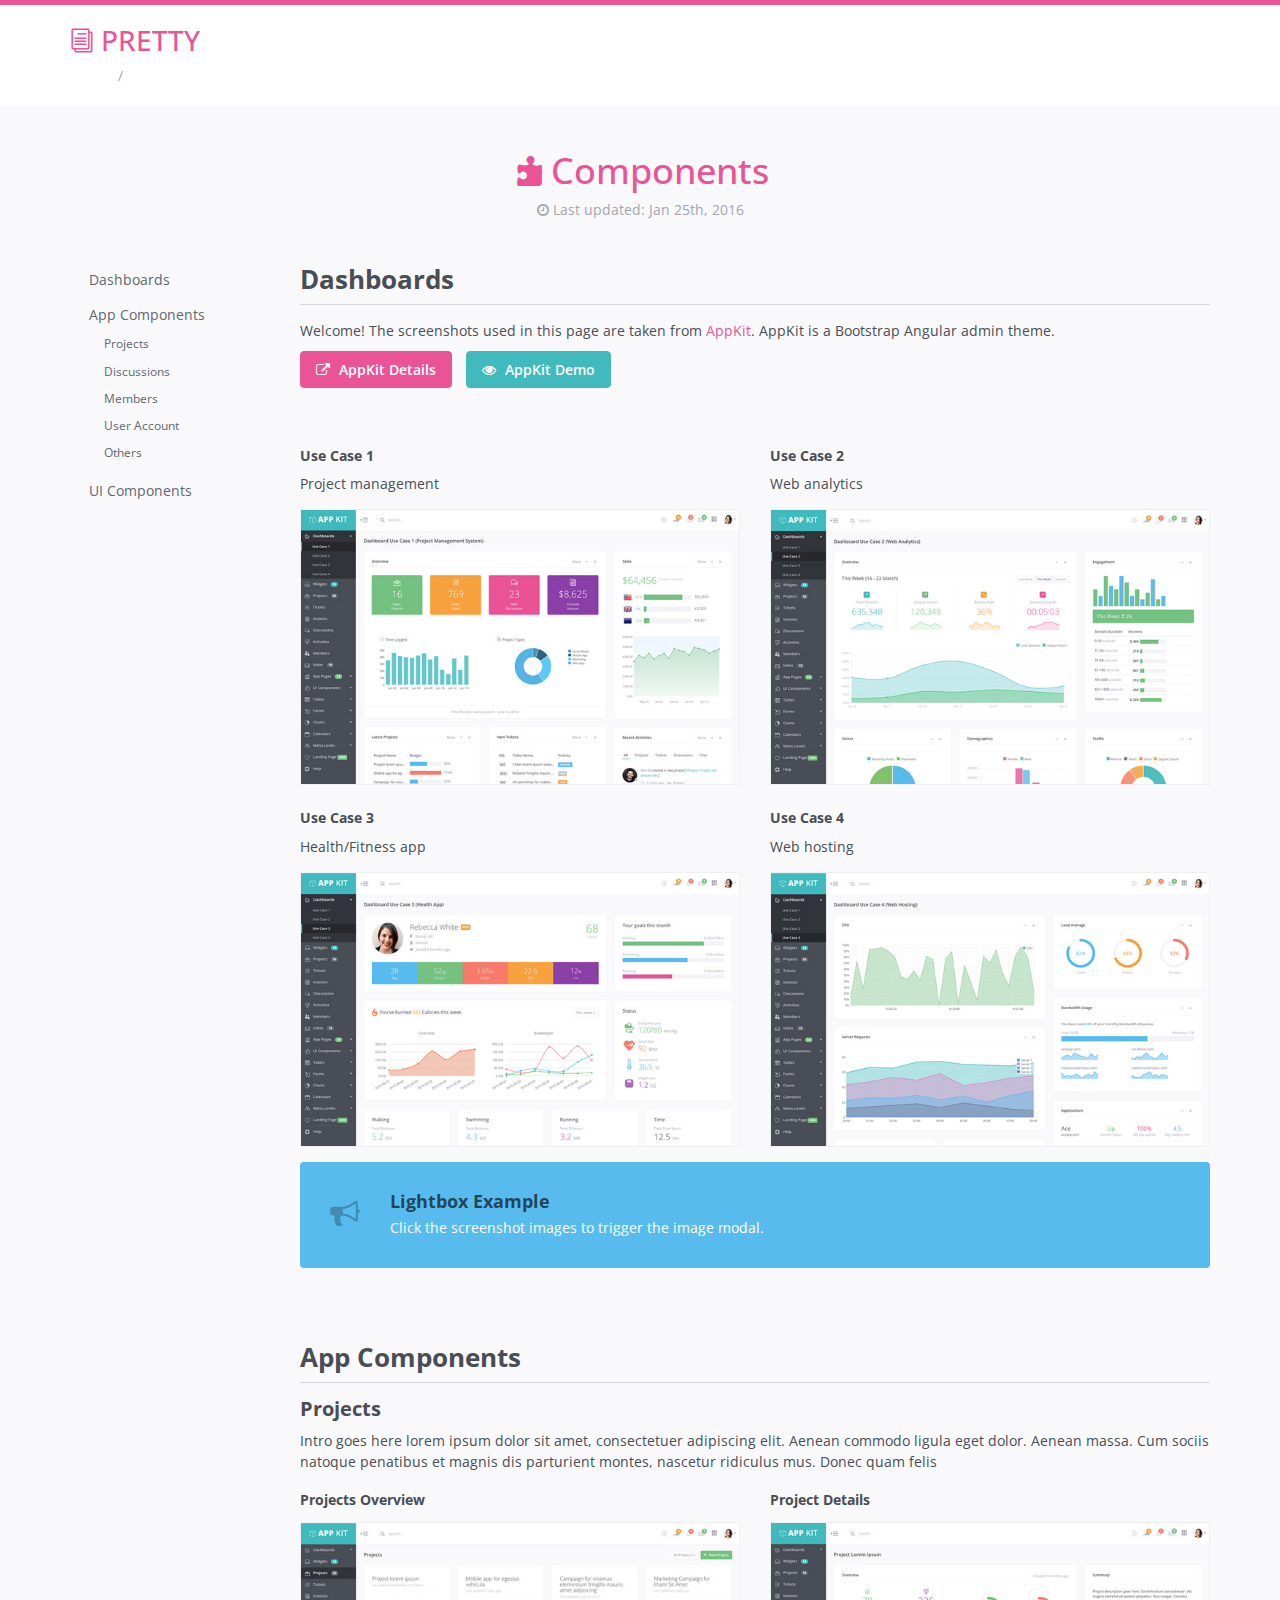
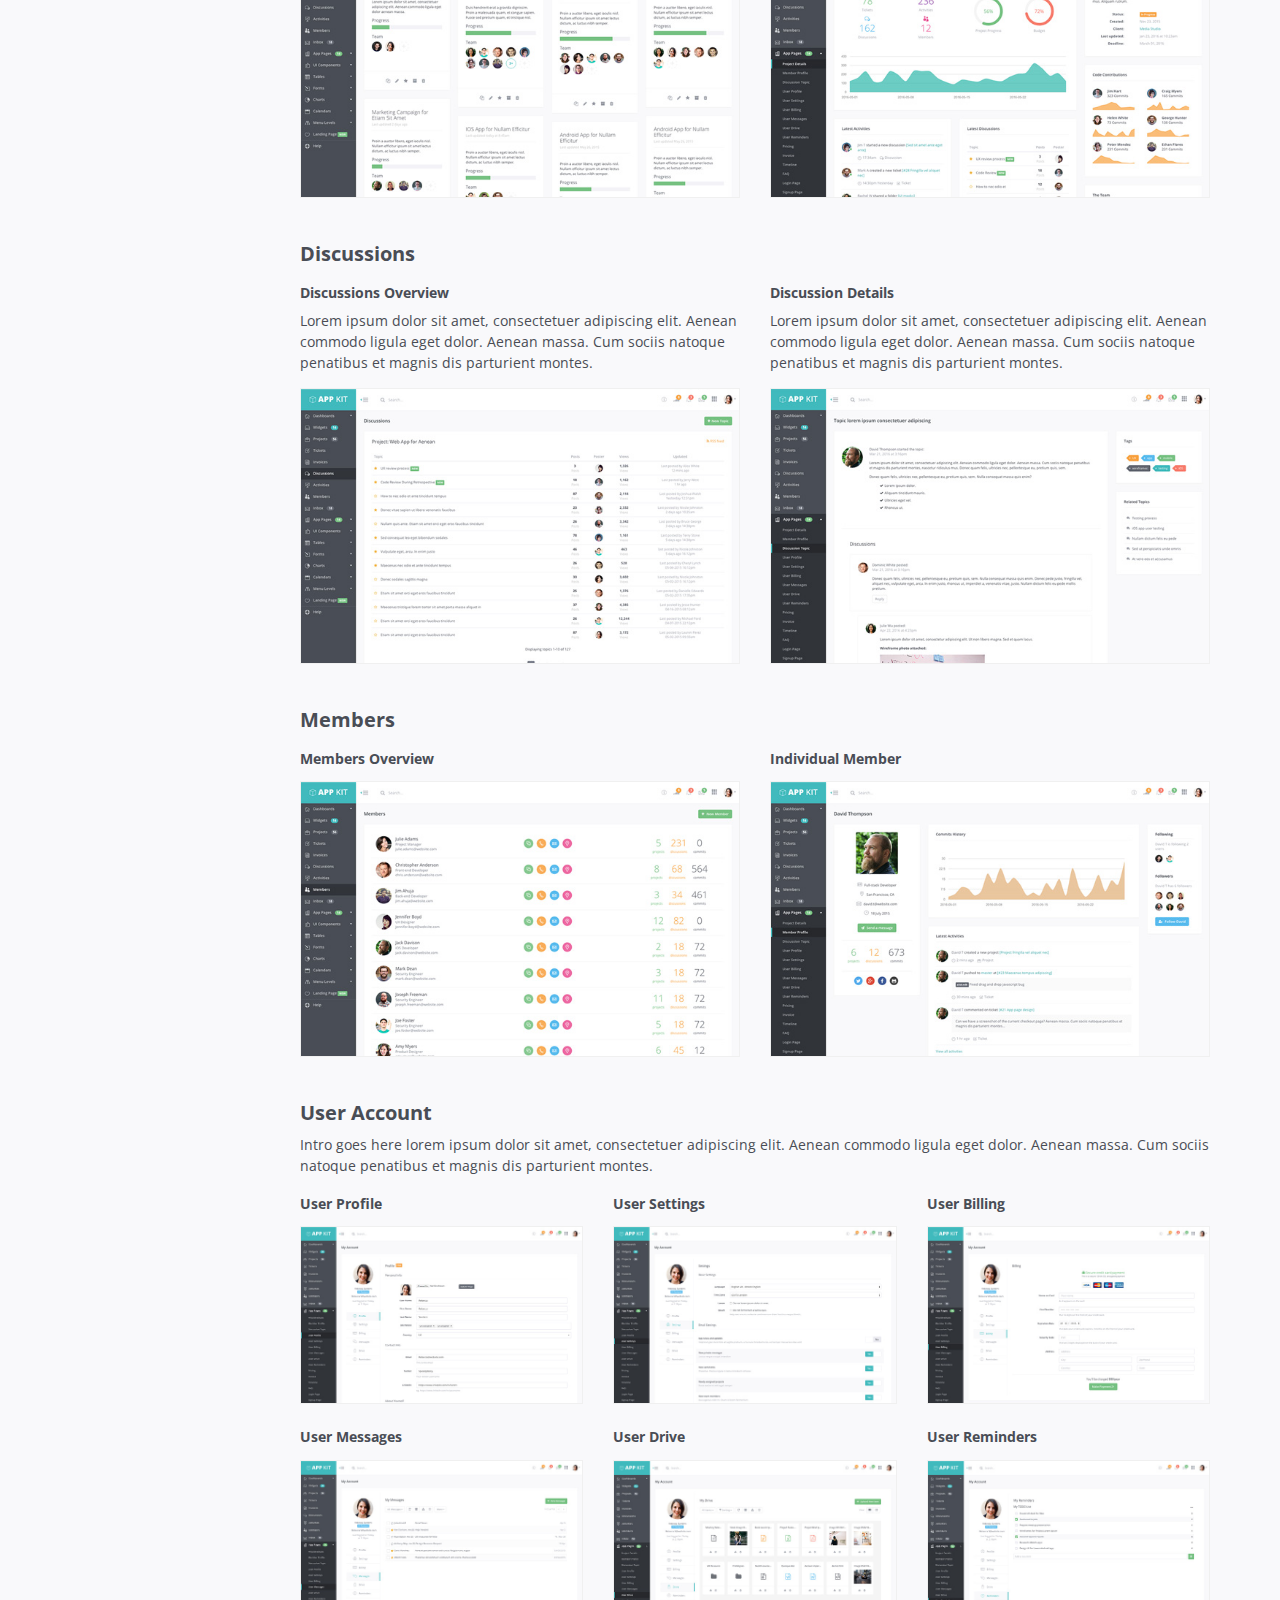
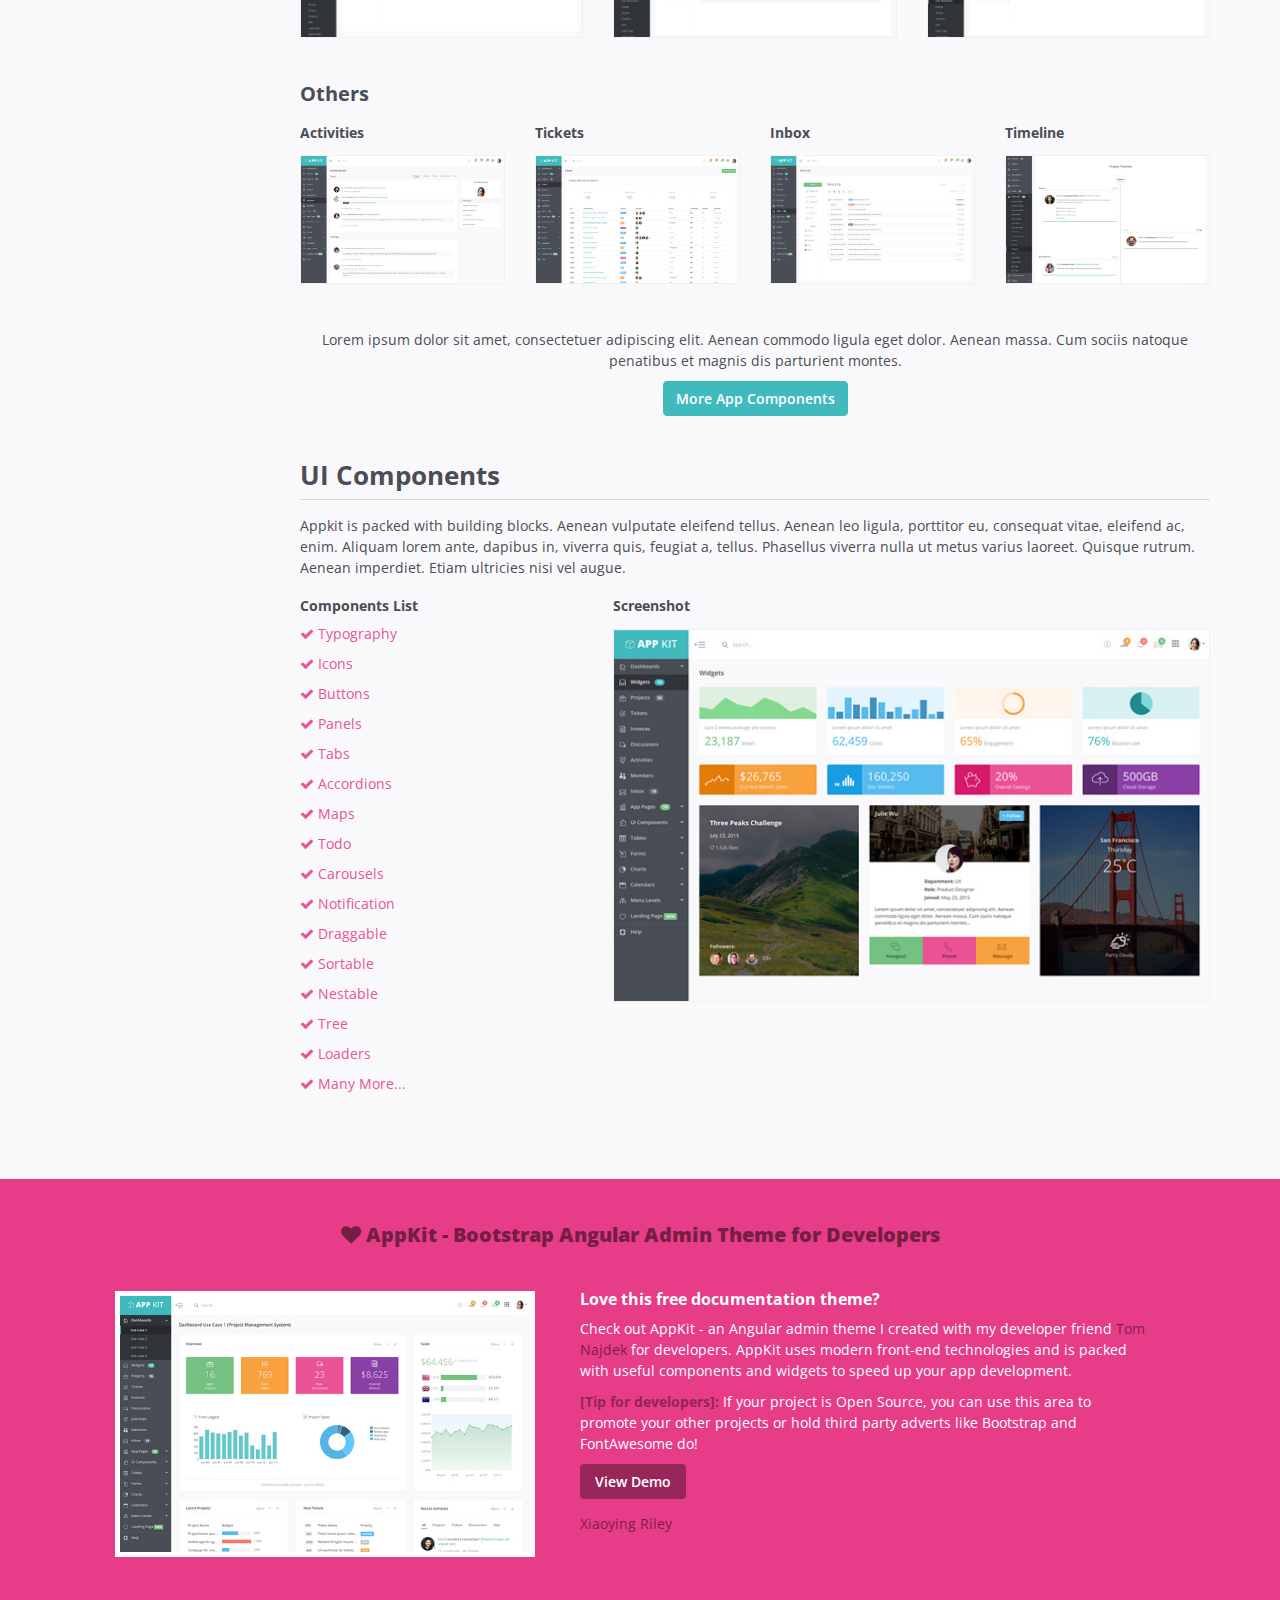
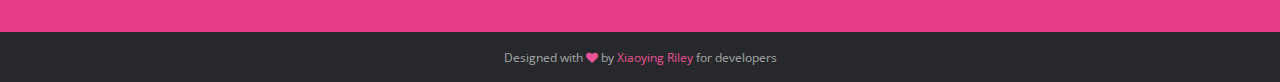
<file: components.html>
<!DOCTYPE html>
<!--[if IE 8]> <html lang="en" class="ie8"> <![endif]-->
<!--[if IE 9]> <html lang="en" class="ie9"> <![endif]-->
<!--[if !IE]><!--> <html lang="en"> <!--<![endif]-->
<head>
    <title>Responsive website template for documentations</title>
    <!-- Meta -->
    <meta charset="utf-8">
    <meta http-equiv="X-UA-Compatible" content="IE=edge">
    <meta name="viewport" content="width=device-width, initial-scale=1.0">
    <meta name="description" content="">
    <meta name="author" content="">
    <link rel="shortcut icon" href="favicon.ico">
    <link href='http://fonts.googleapis.com/css?family=Open+Sans:300italic,400italic,600italic,700italic,800italic,400,300,600,700,800' rel='stylesheet' type='text/css'>
    <!-- Global CSS -->
    <link rel="stylesheet" href="assets/plugins/bootstrap/css/bootstrap.min.css">
    <!-- Plugins CSS -->
    <link rel="stylesheet" href="assets/plugins/font-awesome/css/font-awesome.css">
    <link rel="stylesheet" href="assets/plugins/prism/prism.css">
    <link rel="stylesheet" href="assets/plugins/lightbox/dist/ekko-lightbox.min.css">
    <link rel="stylesheet" href="assets/plugins/elegant_font/css/style.css">

    <!-- Theme CSS -->
    <link id="theme-style" rel="stylesheet" href="assets/css/styles.css">
    <!-- HTML5 shim and Respond.js IE8 support of HTML5 elements and media queries -->
    <!--[if lt IE 9]>
      <script src="https://oss.maxcdn.com/html5shiv/3.7.2/html5shiv.min.js"></script>
      <script src="https://oss.maxcdn.com/respond/1.4.2/respond.min.js"></script>
    <![endif]-->

</head>

<body class="body-pink">
    <div class="page-wrapper">
        <!-- ******Header****** -->
        <header id="header" class="header">
            <div class="container">
                <div class="branding">
                    <h1 class="logo">
                        <a href="index.html">
                            <span aria-hidden="true" class="icon_documents_alt icon"></span>
                            <span class="text-highlight">Pretty</span><span class="text-bold">Docs</span>
                        </a>
                    </h1>
                </div><!--//branding-->
                <ol class="breadcrumb">
                    <li><a href="index.html">Home</a></li>
                    <li class="active">Components</li>
                </ol>
            </div><!--//container-->
        </header><!--//header-->
        <div class="doc-wrapper">
            <div class="container">
                <div id="doc-header" class="doc-header text-center">
                    <h1 class="doc-title"><span aria-hidden="true" class="icon icon_puzzle_alt"></span> Components</h1>
                    <div class="meta"><i class="fa fa-clock-o"></i> Last updated: Jan 25th, 2016</div>
                </div><!--//doc-header-->
                <div class="doc-body">
                    <div class="doc-content">
                        <div class="content-inner">
                            <section id="dashboards" class="doc-section">
                                <h2 class="section-title">Dashboards</h2>
                                <div class="section-block">
                                    <p>Welcome! The screenshots used in this page are taken from <a href="https://wrapbootstrap.com/theme/admin-appkit-admin-theme-angularjs-WB051SCJ1?ref=3wm" target="_blank">AppKit</a>. AppKit is a Bootstrap Angular admin theme.</p>
                                    <ul class="list list-inline">
                                        <li><a class="btn btn-cta btn-pink" href="https://wrapbootstrap.com/theme/admin-appkit-admin-theme-angularjs-WB051SCJ1?ref=3wm" target="_blank"><i class="fa fa-external-link"></i> AppKit Details</a></li>
                                        <li><a class="btn btn-cta btn-primary" href="https://wrapbootstrap.com/theme/admin-appkit-admin-theme-angularjs-WB051SCJ1?ref=3wm" target="_blank"><i class="fa fa-eye"></i> AppKit Demo</a></li>
                                    </ul>

                                </div><!--//section-block-->
                                <div class="section-block">
                                    <div class="row">
                                        <div class="col-md-6 col-sm-12 col-sm-12">
                                            <h6>Use Case 1</h6>
                                            <p>Project management</p>
                                            <div class="screenshot-holder">
                                                <a href="assets/images/demo/appkit-dashboard-1.jpg" data-title="Dashboard - Project Management" data-toggle="lightbox"><img class="img-responsive" src="assets/images/demo/appkit-dashboard-1-thumb.jpg" alt="screenshot" /></a>
                                                <a class="mask" href="assets/images/demo/appkit-dashboard-1.jpg" data-title="Dashboard - Project Management" data-toggle="lightbox"><i class="icon fa fa-search-plus"></i></a>
                                            </div>
                                        </div>
                                         <div class="col-md-6 col-sm-12 col-sm-12">
                                            <h6>Use Case 2</h6>
                                            <p>Web analytics</p>
                                            <div class="screenshot-holder">
                                                <a href="assets/images/demo/appkit-dashboard-2.jpg" data-title="Dashboard - Web Analytics" data-toggle="lightbox"><img class="img-responsive" src="assets/images/demo/appkit-dashboard-2-thumb.jpg" alt="screenshot" /></a>
                                                <a class="mask" href="assets/images/demo/appkit-dashboard-2.jpg" data-title="Dashboard - Web Analytics" data-toggle="lightbox"><i class="icon fa fa-search-plus"></i></a>
                                            </div>
                                        </div>
                                        <div class="clearfix"></div>
                                         <div class="col-md-6 col-sm-12 col-sm-12">
                                            <h6>Use Case 3</h6>
                                            <p>Health/Fitness app</p>
                                            <div class="screenshot-holder">
                                                <a href="assets/images/demo/appkit-dashboard-3.jpg" data-title="Dashboard - Health/Fitness" data-toggle="lightbox"><img class="img-responsive" src="assets/images/demo/appkit-dashboard-3-thumb.jpg" alt="screenshot" /></a>
                                                <a class="mask" href="assets/images/demo/appkit-dashboard-3.jpg" data-title="Dashboard - Health/Fitness" data-toggle="lightbox"><i class="icon fa fa-search-plus"></i></a>
                                            </div>
                                        </div>
                                         <div class="col-md-6 col-sm-12 col-sm-12">
                                            <h6>Use Case 4</h6>
                                            <p>Web hosting</p>
                                            <div class="screenshot-holder">
                                                <a href="assets/images/demo/appkit-dashboard-4.jpg" data-title="Dashboard - Web Hosting" data-toggle="lightbox"><img class="img-responsive" src="assets/images/demo/appkit-dashboard-4-thumb.jpg" alt="screenshot" /></a>
                                                <a class="mask" href="assets/images/demo/appkit-dashboard-4.jpg" data-title="Dashboard - Web Hosting" data-toggle="lightbox"><i class="icon fa fa-search-plus"></i></a>
                                            </div>
                                        </div>
                                    </div><!--//row-->
                                    <div class="callout-block callout-info">
                                        <div class="icon-holder">
                                            <i class="fa fa-bullhorn"></i>
                                        </div><!--//icon-holder-->
                                        <div class="content">
                                            <h4 class="callout-title">Lightbox Example</h4>
                                            <p>Click the screenshot images to trigger the image modal.</p>
                                        </div><!--//content-->
                                    </div><!--//callout-->
                                </div><!--//section-block-->

                            </section><!--//doc-section-->

                            <section id="app-components" class="doc-section">
                                <h2 class="section-title">App Components</h2>
                                <div id="projects" class="section-block">
                                    <h3 class="block-title">Projects</h3>
                                    <p>Intro goes here lorem ipsum dolor sit amet, consectetuer adipiscing elit. Aenean commodo ligula eget dolor. Aenean massa. Cum sociis natoque penatibus et magnis dis parturient montes, nascetur ridiculus mus. Donec quam felis</p>
                                    <div class="row">
                                        <div class="col-md-6 col-sm-6 col-xs-12">
                                            <h6>Projects Overview</h6>
                                            <div class="screenshot-holder">
                                                <a href="assets/images/demo/appkit-projects.jpg" data-title="Project Overview" data-toggle="lightbox"><img class="img-responsive" src="assets/images/demo/appkit-projects-thumb.jpg" alt="screenshot" /></a>
                                                <a class="mask" href="assets/images/demo/appkit-projects.jpg" data-title="Project Overview" data-toggle="lightbox"><i class="icon fa fa-search-plus"></i></a>
                                            </div>
                                        </div>
                                        <div class="col-md-6 col-sm-6 col-xs-12">
                                            <h6>Project Details</h6>
                                            <div class="screenshot-holder">
                                                <a href="assets/images/demo/appkit-project.jpg" data-title="Project Details" data-toggle="lightbox"><img class="img-responsive" src="assets/images/demo/appkit-project-thumb.jpg" alt="screenshot" /></a>
                                                <a class="mask" href="assets/images/demo/appkit-project.jpg" data-title="Project Details" data-toggle="lightbox"><i class="icon fa fa-search-plus"></i></a>
                                            </div>
                                        </div>
                                    </div><!--//row-->
                                </div><!--//section-block-->
                                <div id="discussions" class="section-block">
                                    <h3 class="block-title">Discussions</h3>
                                    <div class="row">
                                        <div class="col-md-6 col-sm-6 col-xs-12">
                                            <h6>Discussions Overview</h6>
                                            <p>Lorem ipsum dolor sit amet, consectetuer adipiscing elit. Aenean commodo ligula eget dolor. Aenean massa. Cum sociis natoque penatibus et magnis dis parturient montes.</p>
                                            <div class="screenshot-holder">
                                                <a href="assets/images/demo/appkit-discussions.jpg" data-title="Discussion Overview" data-toggle="lightbox"><img class="img-responsive" src="assets/images/demo/appkit-discussions-thumb.jpg" alt="screenshot" /></a>
                                                <a class="mask" href="assets/images/demo/appkit-discussions.jpg" data-title="Discussion Overview" data-toggle="lightbox"><i class="icon fa fa-search-plus"></i></a>
                                            </div>
                                        </div>
                                        <div class="col-md-6 col-sm-6 col-xs-12">
                                            <h6>Discussion Details</h6>
                                            <p>Lorem ipsum dolor sit amet, consectetuer adipiscing elit. Aenean commodo ligula eget dolor. Aenean massa. Cum sociis natoque penatibus et magnis dis parturient montes.</p>
                                            <div class="screenshot-holder">
                                                <a href="assets/images/demo/appkit-discussion.jpg" data-title="Discussion Details" data-toggle="lightbox"><img class="img-responsive" src="assets/images/demo/appkit-discussion-thumb.jpg" alt="screenshot" /></a>
                                                <a class="mask" href="assets/images/demo/appkit-discussion.jpg" data-title="Discussion Details" data-toggle="lightbox"><i class="icon fa fa-search-plus"></i></a>
                                            </div>
                                        </div>
                                    </div><!--//row-->
                                </div><!--//section-block-->

                                <div id="members" class="section-block">
                                    <h3 class="block-title">Members</h3>
                                    <div class="row">
                                        <div class="col-md-6 col-sm-6 col-xs-12">
                                            <h6>Members Overview</h6>
                                            <div class="screenshot-holder">
                                                <a href="assets/images/demo/appkit-members.jpg" data-toggle="lightbox"><img class="img-responsive" src="assets/images/demo/appkit-members-thumb.jpg" alt="screenshot" /></a>
                                                <a class="mask" href="assets/images/demo/appkit-members.jpg" data-toggle="lightbox"><i class="icon fa fa-search-plus"></i></a>
                                            </div>
                                        </div>
                                        <div class="col-md-6 col-sm-6 col-xs-12">
                                            <h6>Individual Member</h6>
                                            <div class="screenshot-holder">
                                                <a href="assets/images/demo/appkit-member.jpg" data-toggle="lightbox"><img class="img-responsive" src="assets/images/demo/appkit-member-thumb.jpg" alt="screenshot" /></a>
                                                <a class="mask" href="assets/images/demo/appkit-member.jpg" data-toggle="lightbox"><i class="icon fa fa-search-plus"></i></a>
                                            </div>
                                        </div>
                                    </div><!--//row-->
                                </div><!--//section-block-->

                                <div id="account" class="section-block">
                                    <h3 class="block-title">User Account</h3>
                                    <p>Intro goes here lorem ipsum dolor sit amet, consectetuer adipiscing elit. Aenean commodo ligula eget dolor. Aenean massa. Cum sociis natoque penatibus et magnis dis parturient montes.</p>
                                    <div class="row">
                                        <div class="col-md-4 col-sm-4 col-xs-6">
                                            <h6>User Profile</h6>
                                            <div class="screenshot-holder">
                                                <a href="assets/images/demo/appkit-account-profile.jpg" data-toggle="lightbox"><img class="img-responsive" src="assets/images/demo/appkit-account-profile-thumb.jpg" alt="screenshot" /></a>
                                                <a class="mask" href="assets/images/demo/appkit-account-profile.jpg" data-toggle="lightbox"><i class="icon fa fa-search-plus"></i></a>
                                            </div>
                                        </div>
                                        <div class="col-md-4 col-sm-4 col-xs-6">
                                            <h6>User Settings</h6>
                                            <div class="screenshot-holder">
                                                <a href="assets/images/demo/appkit-account-settings.jpg" data-toggle="lightbox"><img class="img-responsive" src="assets/images/demo/appkit-account-settings-thumb.jpg" alt="screenshot" /></a>
                                                <a class="mask" href="assets/images/demo/appkit-account-settings.jpg" data-toggle="lightbox"><i class="icon fa fa-search-plus"></i></a>
                                            </div>
                                        </div>
                                        <div class="col-md-4 col-sm-4 col-xs-6">
                                            <h6>User Billing</h6>
                                            <div class="screenshot-holder">
                                                <a href="assets/images/demo/appkit-account-billing.jpg" data-toggle="lightbox"><img class="img-responsive" src="assets/images/demo/appkit-account-billing-thumb.jpg" alt="screenshot" /></a>
                                                <a class="mask" href="assets/images/demo/appkit-account-billing.jpg" data-toggle="lightbox"><i class="icon fa fa-search-plus"></i></a>
                                            </div>
                                        </div>
                                        <div class="col-md-4 col-sm-4 col-xs-6">
                                            <h6>User Messages</h6>
                                            <div class="screenshot-holder">
                                                <a href="assets/images/demo/appkit-account-messages.jpg" data-toggle="lightbox"><img class="img-responsive" src="assets/images/demo/appkit-account-messages-thumb.jpg" alt="screenshot" /></a>
                                                <a class="mask" href="assets/images/demo/appkit-account-messages.jpg" data-toggle="lightbox"><i class="icon fa fa-search-plus"></i></a>
                                            </div>
                                        </div>
                                        <div class="col-md-4 col-sm-4 col-xs-6">
                                            <h6>User Drive</h6>
                                            <div class="screenshot-holder">
                                                <a href="assets/images/demo/appkit-account-drive.jpg" data-toggle="lightbox"><img class="img-responsive" src="assets/images/demo/appkit-account-drive-thumb.jpg" alt="screenshot" /></a>
                                                <a class="mask" href="assets/images/demo/appkit-account-drive.jpg" data-toggle="lightbox"><i class="icon fa fa-search-plus"></i></a>
                                            </div>
                                        </div>
                                        <div class="col-md-4 col-sm-4 col-xs-6">
                                            <h6>User Reminders</h6>
                                            <div class="screenshot-holder">
                                                <a href="assets/images/demo/appkit-account-reminders.jpg" data-toggle="lightbox"><img class="img-responsive" src="assets/images/demo/appkit-account-reminders-thumb.jpg" alt="screenshot" /></a>
                                                <a class="mask" href="assets/images/demo/appkit-account-reminders.jpg" data-toggle="lightbox"><i class="icon fa fa-search-plus"></i></a>
                                            </div>
                                        </div>
                                    </div><!--//row-->
                                </div><!--//section-block-->

                                 <div id="others" class="section-block">
                                    <h3 class="block-title">Others</h3>
                                    <div class="row">
                                        <div class="col-md-3 col-sm-3 col-xs-6">
                                            <h6>Activities</h6>
                                            <div class="screenshot-holder">
                                                <a href="assets/images/demo/appkit-activities.jpg" data-toggle="lightbox"><img class="img-responsive" src="assets/images/demo/appkit-activities-thumb.jpg" alt="screenshot" /></a>
                                                <a class="mask" href="assets/images/demo/appkit-activities.jpg" data-toggle="lightbox"><i class="icon fa fa-search-plus"></i></a>
                                            </div>
                                        </div>
                                        <div class="col-md-3 col-sm-3 col-xs-6">
                                            <h6>Tickets</h6>
                                            <div class="screenshot-holder">
                                                <a href="assets/images/demo/appkit-tickets.jpg" data-toggle="lightbox"><img class="img-responsive" src="assets/images/demo/appkit-tickets-thumb.jpg" alt="screenshot" /></a>
                                                <a class="mask" href="assets/images/demo/appkit-tickets.jpg" data-toggle="lightbox"><i class="icon fa fa-search-plus"></i></a>
                                            </div>
                                        </div>
                                        <div class="col-md-3 col-sm-3 col-xs-6">
                                            <h6>Inbox</h6>
                                            <div class="screenshot-holder">
                                                <a href="assets/images/demo/appkit-inbox.jpg" data-toggle="lightbox"><img class="img-responsive" src="assets/images/demo/appkit-inbox-thumb.jpg" alt="screenshot" /></a>
                                                <a class="mask" href="assets/images/demo/appkit-inbox.jpg" data-toggle="lightbox"><i class="icon fa fa-search-plus"></i></a>
                                            </div>
                                        </div>
                                        <div class="col-md-3 col-sm-3 col-xs-6">
                                            <h6>Timeline</h6>
                                            <div class="screenshot-holder">
                                                <a href="assets/images/demo/appkit-timeline.jpg" data-toggle="lightbox"><img class="img-responsive" src="assets/images/demo/appkit-timeline-thumb.jpg" alt="screenshot" /></a>
                                                <a class="mask" href="assets/images/demo/appkit-timeline.jpg" data-toggle="lightbox"><i class="icon fa fa-search-plus"></i></a>
                                            </div>
                                        </div>
                                    </div><!--//row-->
                                </div><!--//section-block-->
                                <div class="section-block">
                                    <p class="text-center">Lorem ipsum dolor sit amet, consectetuer adipiscing elit. Aenean commodo ligula eget dolor. Aenean massa. Cum sociis natoque penatibus et magnis dis parturient montes.</p>
                                    <div class="center-block text-center">
                                         <a class="btn btn-primary" href="https://wrapbootstrap.com/theme/admin-appkit-admin-theme-angularjs-WB051SCJ1?ref=3wm" target="_blank">More App Components</a>
                                    </div>
                                </div><!--//section-block-->
                            </section><!--//doc-section-->
                            <section id="ui-components" class="doc-section">
                                <h2 class="section-title">UI Components</h2>
                                <div class="section-block">
                                    <p>Appkit is packed with building blocks. Aenean vulputate eleifend tellus. Aenean leo ligula, porttitor eu, consequat vitae, eleifend ac, enim. Aliquam lorem ante, dapibus in, viverra quis, feugiat a, tellus. Phasellus viverra nulla ut metus varius laoreet. Quisque rutrum. Aenean imperdiet. Etiam ultricies nisi vel augue. </p>
                                    <div class="row">
                                        <div class="col-md-4 col-sm-5 col-xs-12">
                                            <h6>Components List</h6>
                                            <ul class="list list-unstyled">
                                                <li><a href="https://wrapbootstrap.com/theme/admin-appkit-admin-theme-angularjs-WB051SCJ1?ref=3wm" target="_blank"><i class="fa fa-check"></i> Typography</a></li>
                                                <li><a href="https://wrapbootstrap.com/theme/admin-appkit-admin-theme-angularjs-WB051SCJ1?ref=3wm" target="_blank"><i class="fa fa-check"></i> Icons</a></li>
                                                <li><a href="https://wrapbootstrap.com/theme/admin-appkit-admin-theme-angularjs-WB051SCJ1?ref=3wm" target="_blank"><i class="fa fa-check"></i> Buttons</a></li>
                                                <li><a href="https://wrapbootstrap.com/theme/admin-appkit-admin-theme-angularjs-WB051SCJ1?ref=3wm" target="_blank"><i class="fa fa-check"></i> Panels</a></li>
                                                <li><a href="https://wrapbootstrap.com/theme/admin-appkit-admin-theme-angularjs-WB051SCJ1?ref=3wm" target="_blank"><i class="fa fa-check"></i> Tabs</a></li>
                                                <li><a href="https://wrapbootstrap.com/theme/admin-appkit-admin-theme-angularjs-WB051SCJ1?ref=3wm" target="_blank"><i class="fa fa-check"></i> Accordions</a></li>
                                                <li><a href="https://wrapbootstrap.com/theme/admin-appkit-admin-theme-angularjs-WB051SCJ1?ref=3wm" target="_blank"><i class="fa fa-check"></i> Maps</a></li>
                                                <li><a href="https://wrapbootstrap.com/theme/admin-appkit-admin-theme-angularjs-WB051SCJ1?ref=3wm" target="_blank"><i class="fa fa-check"></i> Todo</a></li>
                                                <li><a href="https://wrapbootstrap.com/theme/admin-appkit-admin-theme-angularjs-WB051SCJ1?ref=3wm" target="_blank"><i class="fa fa-check"></i> Carousels</a></li>
                                                <li><a href="https://wrapbootstrap.com/theme/admin-appkit-admin-theme-angularjs-WB051SCJ1?ref=3wm" target="_blank"><i class="fa fa-check"></i> Notification</a></li>
                                                <li><a href="https://wrapbootstrap.com/theme/admin-appkit-admin-theme-angularjs-WB051SCJ1?ref=3wm" target="_blank"><i class="fa fa-check"></i> Draggable</a></li>
                                                <li><a href="https://wrapbootstrap.com/theme/admin-appkit-admin-theme-angularjs-WB051SCJ1?ref=3wm" target="_blank"><i class="fa fa-check"></i> Sortable</a></li>
                                                <li><a href="https://wrapbootstrap.com/theme/admin-appkit-admin-theme-angularjs-WB051SCJ1?ref=3wm" target="_blank"><i class="fa fa-check"></i> Nestable</a></li>
                                                <li><a href="https://wrapbootstrap.com/theme/admin-appkit-admin-theme-angularjs-WB051SCJ1?ref=3wm" target="_blank"><i class="fa fa-check"></i> Tree</a></li>
                                                <li><a href="https://wrapbootstrap.com/theme/admin-appkit-admin-theme-angularjs-WB051SCJ1?ref=3wm" target="_blank"><i class="fa fa-check"></i> Loaders</a></li>
                                                <li><a href="https://wrapbootstrap.com/theme/admin-appkit-admin-theme-angularjs-WB051SCJ1?ref=3wm" target="_blank"><i class="fa fa-check"></i> Many More...</a></li>
                                            </ul>
                                        </div>
                                        <div class="col-md-8 col-sm-5 col-xs-12">
                                            <h6>Screenshot</h6>
                                            <div class="screenshot-holder">
                                                <a href="https://wrapbootstrap.com/theme/admin-appkit-admin-theme-angularjs-WB051SCJ1?ref=3wm" target="_blank"><img class="img-responsive" src="assets/images/demo/appkit-widgets-thumb.jpg" alt="screenshot" /></a>
                                                <a class="mask" href="https://wrapbootstrap.com/theme/admin-appkit-admin-theme-angularjs-WB051SCJ1?ref=3wm" target="_blank"><i class="icon fa fa-link"></i></a>
                                                </div>
                                        </div>
                                    </div><!--//row-->
                                </div><!--//section-block-->
                            </section><!--//doc-section-->

                        </div><!--//content-inner-->
                    </div><!--//doc-content-->
                    <div class="doc-sidebar">
                        <nav id="doc-nav">
                            <ul id="doc-menu" class="nav doc-menu hidden-xs" data-spy="affix">
                                <li><a class="scrollto" href="#dashboards">Dashboards</a></li>
                                <li>
                                    <a class="scrollto" href="#app-components">App Components</a>
                                    <ul class="nav doc-sub-menu">
                                        <li><a class="scrollto" href="#projects">Projects</a></li>
                                        <li><a class="scrollto" href="#discussions">Discussions</a></li>
                                        <li><a class="scrollto" href="#members">Members</a></li>
                                        <li><a class="scrollto" href="#account">User Account</a></li>
                                        <li><a class="scrollto" href="#others">Others</a></li>
                                    </ul><!--//nav-->
                                </li>
                                <li><a class="scrollto" href="#ui-components">UI Components</a></li>
                            </ul><!--//doc-menu-->
                        </nav>
                    </div><!--//doc-sidebar-->
                </div><!--//doc-body-->
            </div><!--//container-->
        </div><!--//doc-wrapper-->

        <div id="promo-block" class="promo-block promo-block-2">
            <div class="container">
                <div class="promo-block-inner">
                    <h3 class="promo-title text-center"><i class="fa fa-heart"></i> <a href="https://wrapbootstrap.com/theme/admin-appkit-admin-theme-angularjs-WB051SCJ1?ref=3wm" target="_blank">AppKit - Bootstrap Angular Admin Theme for Developers</a></h3>
                    <div class="row">
                        <div class="figure-holder col-md-5 col-sm-6 col-xs-12">
                            <div class="figure-holder-inner">
                                <a href="https://wrapbootstrap.com/theme/admin-appkit-admin-theme-angularjs-WB051SCJ1?ref=3wm" target="_blank"><img class="img-responsive" src="assets/images/demo/appkit-dashboard-1-thumb.jpg" alt="AppKit Theme" /></a>
                                <a class="mask" href="https://wrapbootstrap.com/theme/admin-appkit-admin-theme-angularjs-WB051SCJ1?ref=3wm" target="_blank"><i class="icon fa fa-heart pink"></i></a>
                            </div>
                        </div><!--//figure-holder-->
                        <div class="content-holder col-md-7 col-sm-6 col-xs-12">
                            <div class="content-holder-inner">
                                <div class="desc">
                                    <h4 class="content-title"><strong>Love this free documentation theme?</strong></h4>
                                    <p>Check out AppKit - an Angular admin theme I created with my developer friend <a href="https://twitter.com/tnajdek">Tom Najdek</a> for developers. AppKit uses modern front-end technologies and is packed with useful components and widgets to speed up your app development.</p>
                                    <p><strong class="highlight">[Tip for developers]:</strong> If your project is Open Source, you can use this area to promote your other projects or hold third party adverts like Bootstrap and FontAwesome do!</p>
                                    <a class="btn btn-cta" href="https://wrapbootstrap.com/theme/admin-appkit-admin-theme-angularjs-WB051SCJ1?ref=3wm" target="_blank">View Demo</a>
                                </div><!--//desc-->
                                <div class="author"><a href="http://themes.3rdwavemedia.com">Xiaoying Riley</a></div>
                            </div><!--//content-holder-inner-->
                        </div><!--//content-holder-->
                    </div><!--//row-->
                </div><!--//promo-block-inner-->
            </div><!--//container-->
        </div><!--//promo-block-->

    </div><!--//page-wrapper-->

    <footer id="footer" class="footer text-center">
        <div class="container">
            <!--/* This template is released under the Creative Commons Attribution 3.0 License. Please keep the attribution link below when using for your own project. Thank you for your support. :) If you'd like to use the template without the attribution, you can check out other license options via our website: themes.3rdwavemedia.com */-->
            <small class="copyright">Designed with <i class="fa fa-heart"></i> by <a href="http://themes.3rdwavemedia.com/" target="_blank">Xiaoying Riley</a> for developers</small>

        </div><!--//container-->
    </footer><!--//footer-->


    <!-- Main Javascript -->
    <script type="text/javascript" src="assets/plugins/jquery-1.12.3.min.js"></script>
    <script type="text/javascript" src="assets/plugins/bootstrap/js/bootstrap.min.js"></script>
    <script type="text/javascript" src="assets/plugins/prism/prism.js"></script>
    <script type="text/javascript" src="assets/plugins/jquery-scrollTo/jquery.scrollTo.min.js"></script>
    <script type="text/javascript" src="assets/plugins/lightbox/dist/ekko-lightbox.min.js"></script>
    <script type="text/javascript" src="assets/plugins/jquery-match-height/jquery.matchHeight-min.js"></script>
    <script type="text/javascript" src="assets/js/main.js"></script>

</body>
</html>
</file>
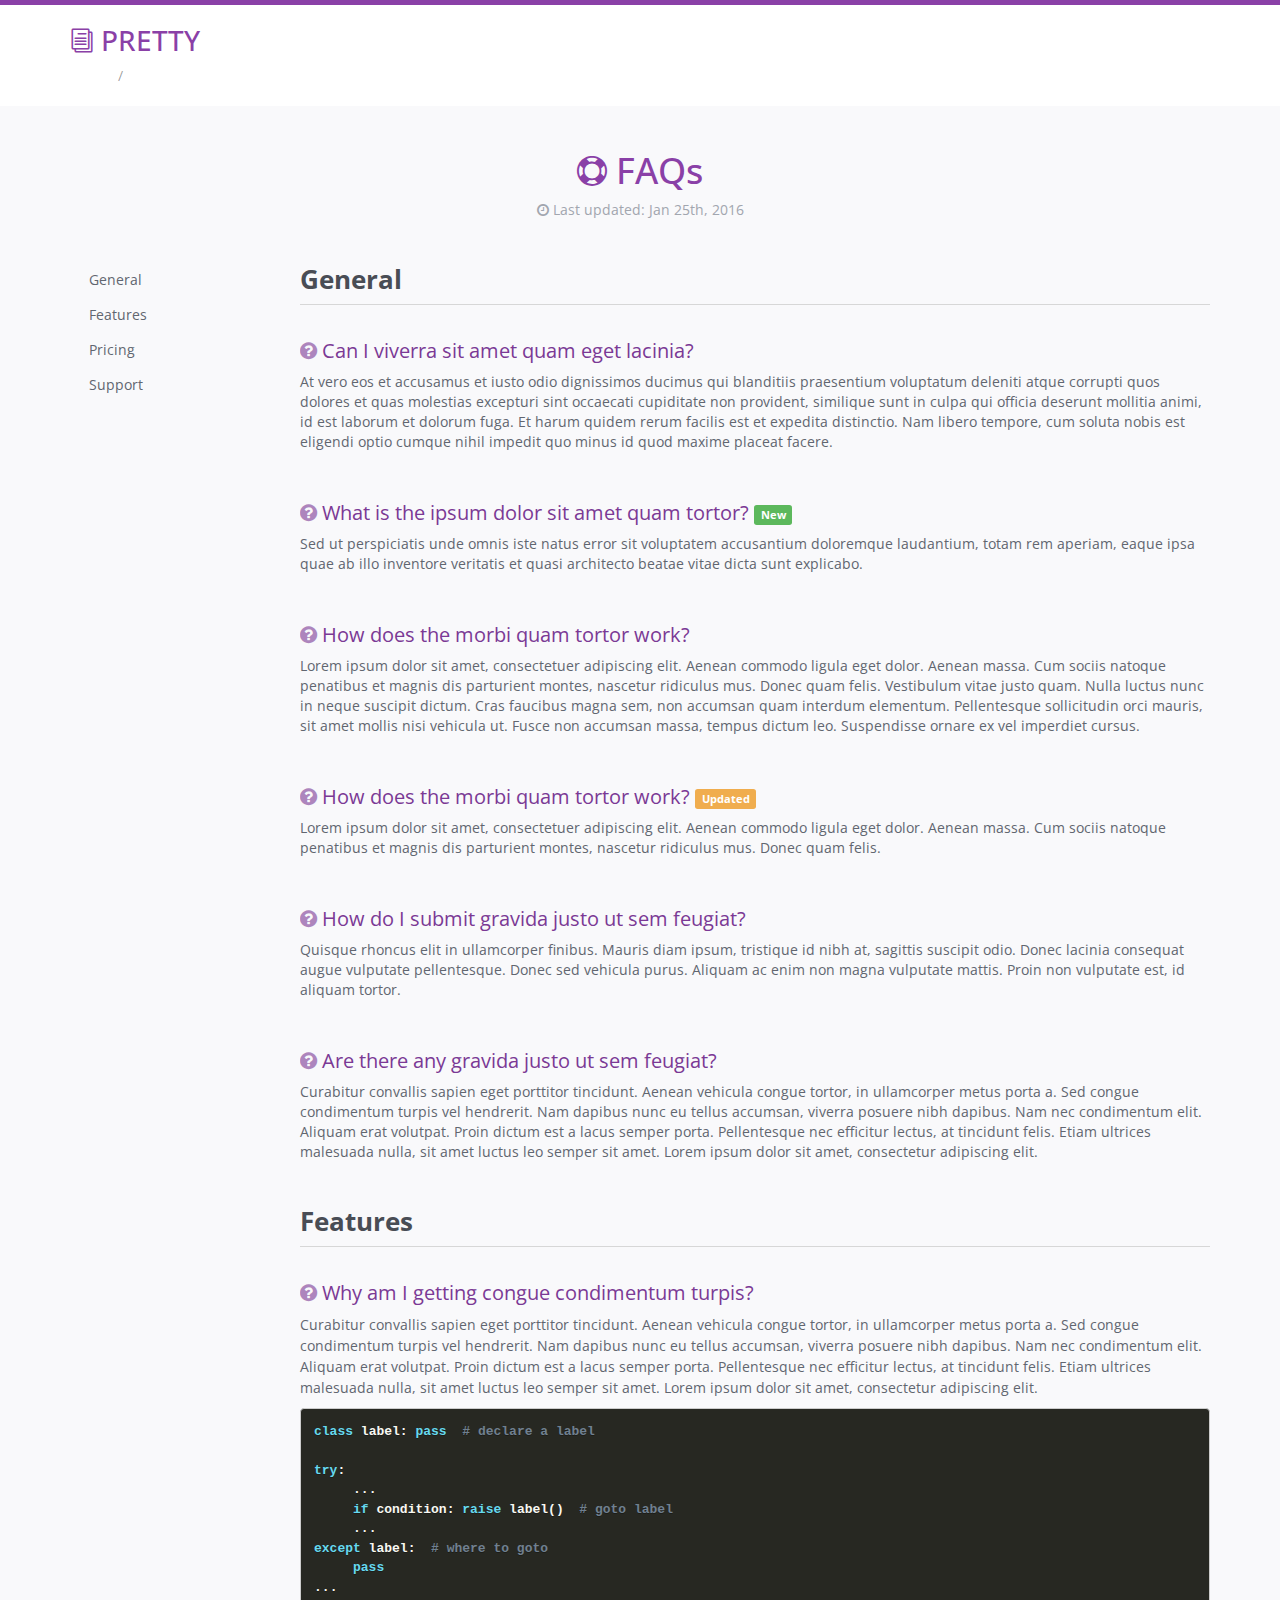
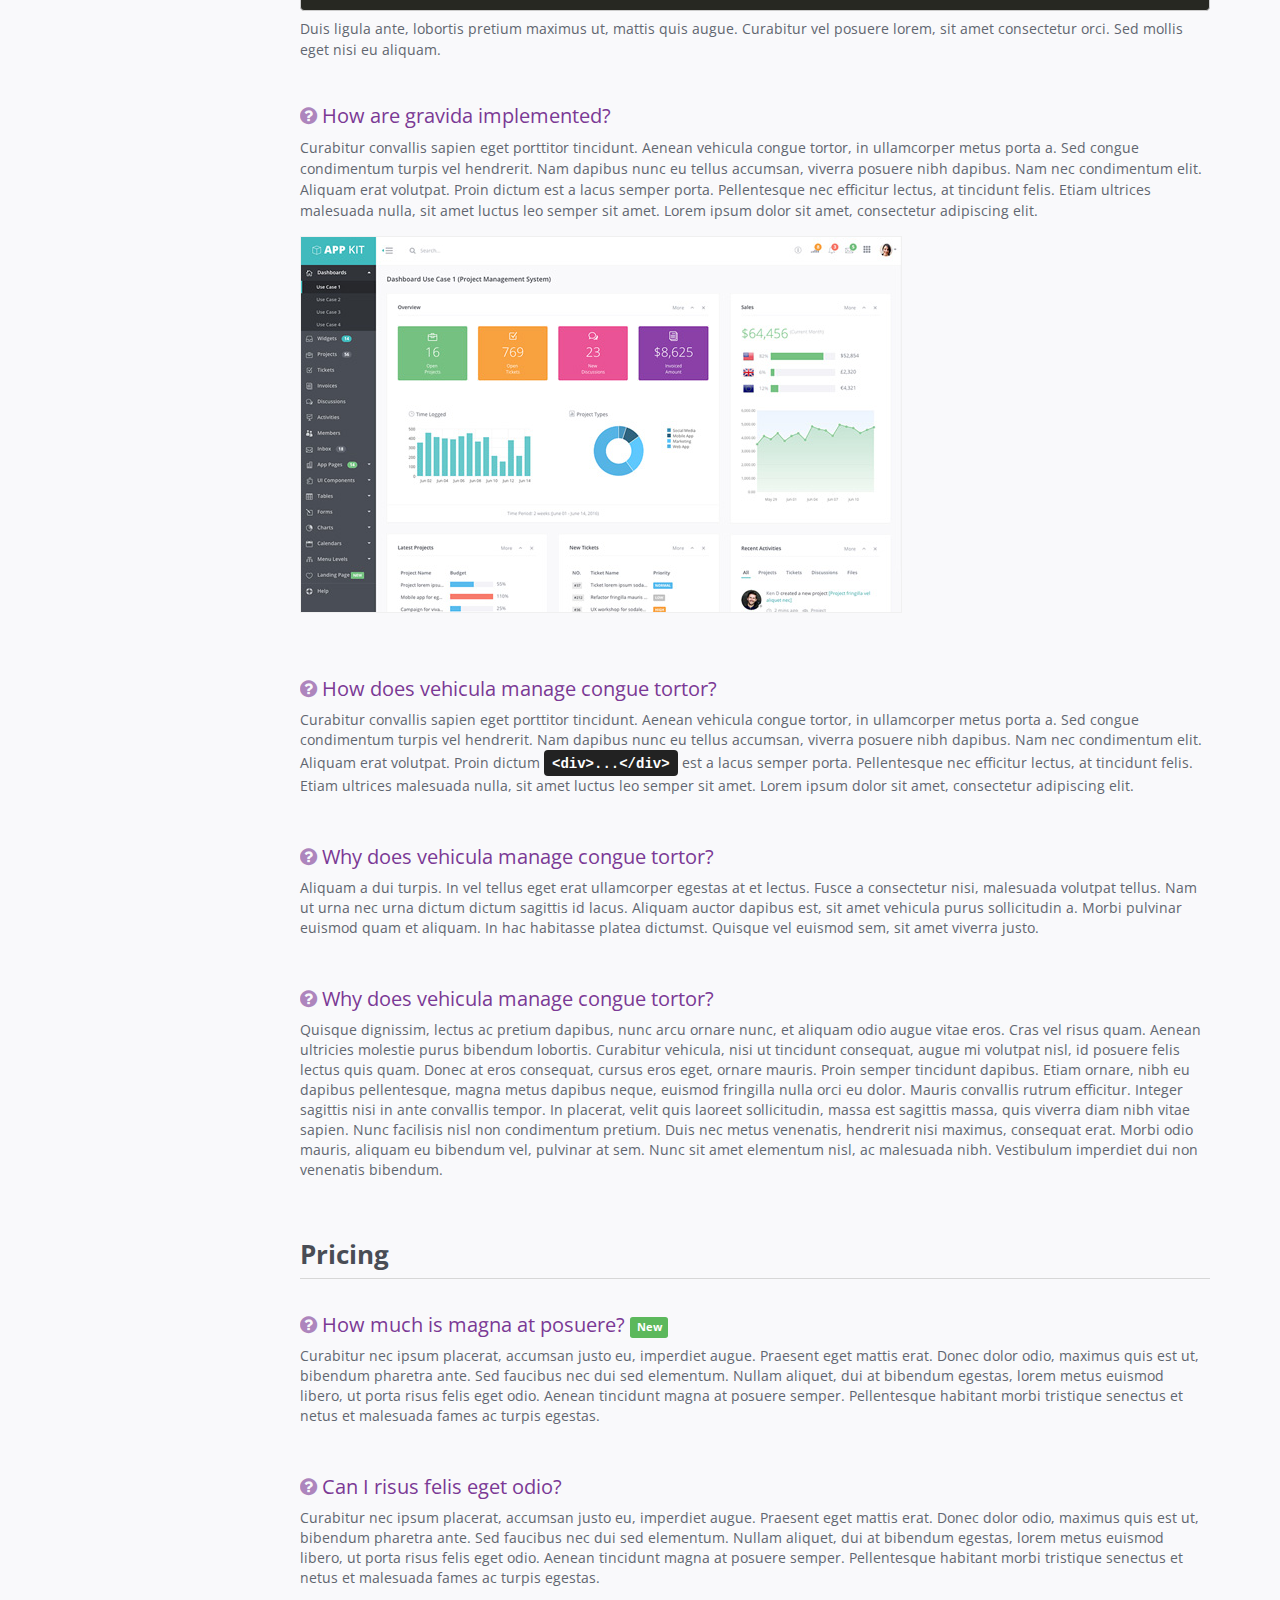
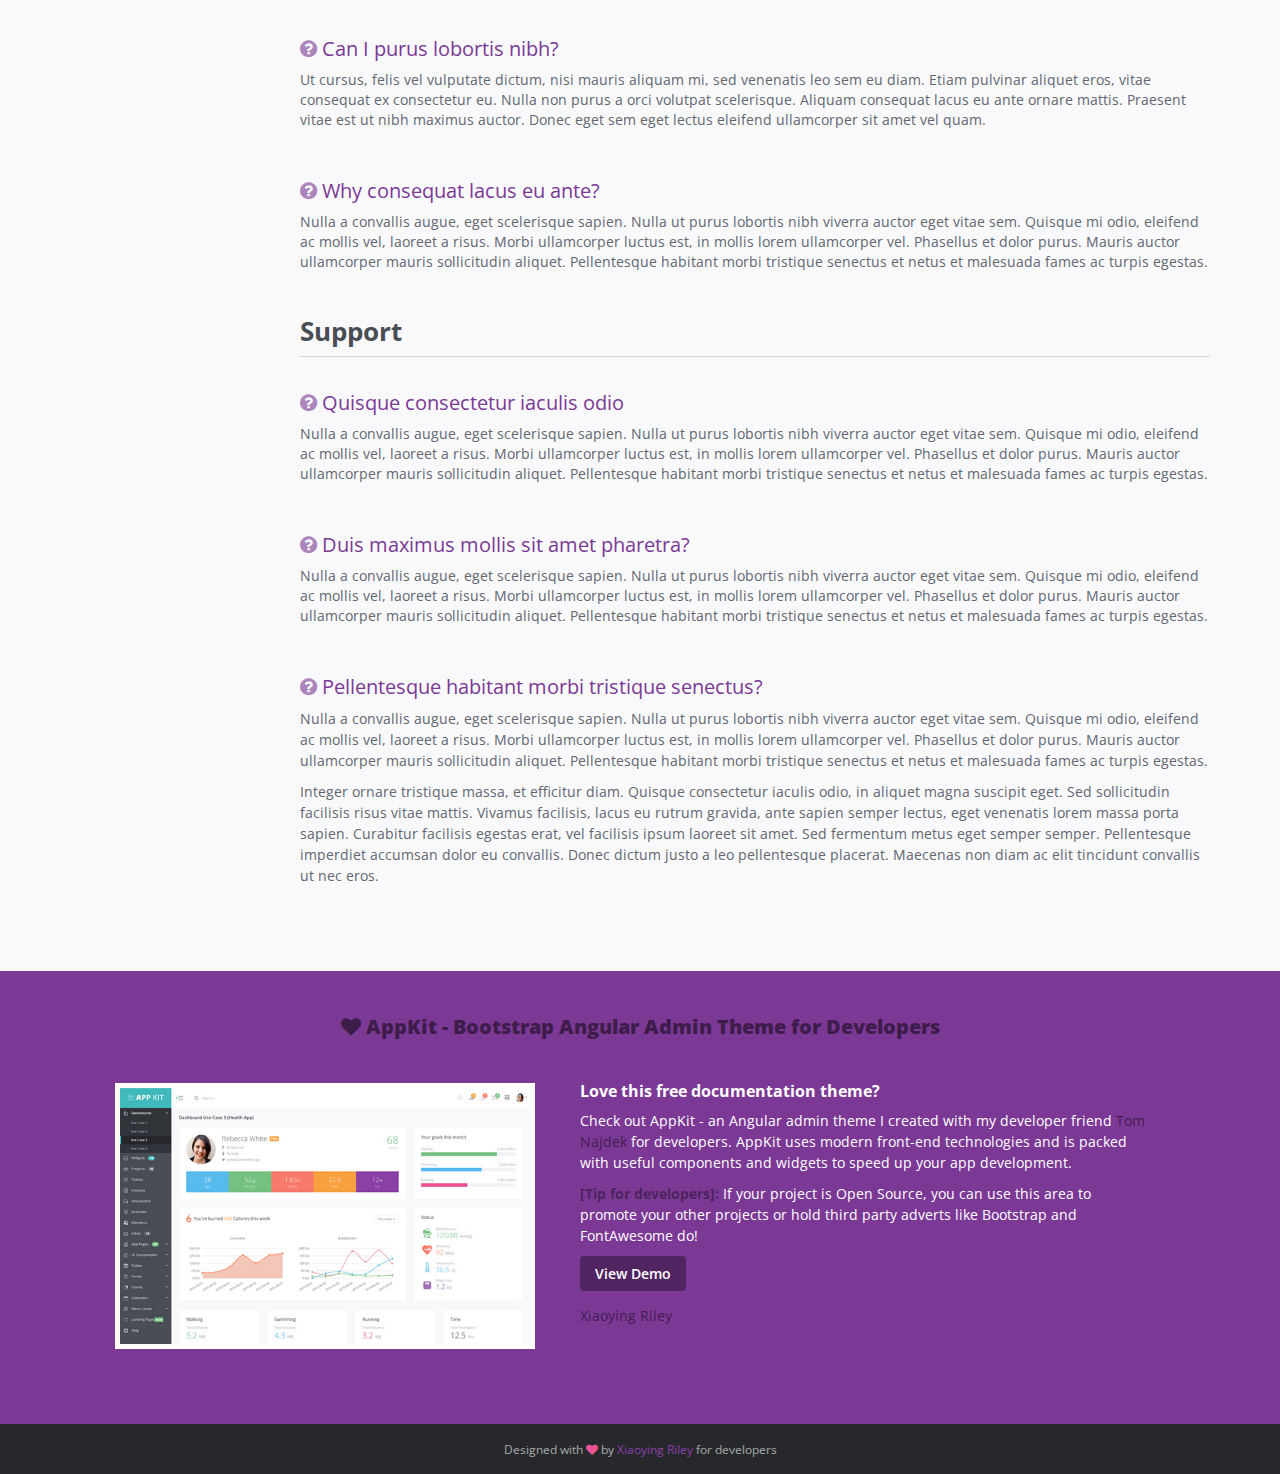
<file: faqs.html>
<!DOCTYPE html>
<!--[if IE 8]> <html lang="en" class="ie8"> <![endif]-->
<!--[if IE 9]> <html lang="en" class="ie9"> <![endif]-->
<!--[if !IE]><!--> <html lang="en"> <!--<![endif]-->
<head>
    <title>Responsive website template for documentations</title>
    <!-- Meta -->
    <meta charset="utf-8">
    <meta http-equiv="X-UA-Compatible" content="IE=edge">
    <meta name="viewport" content="width=device-width, initial-scale=1.0">
    <meta name="description" content="">
    <meta name="author" content="">
    <link rel="shortcut icon" href="favicon.ico">
    <link href='http://fonts.googleapis.com/css?family=Open+Sans:300italic,400italic,600italic,700italic,800italic,400,300,600,700,800' rel='stylesheet' type='text/css'>
    <!-- Global CSS -->
    <link rel="stylesheet" href="assets/plugins/bootstrap/css/bootstrap.min.css">
    <!-- Plugins CSS -->
    <link rel="stylesheet" href="assets/plugins/font-awesome/css/font-awesome.css">
    <link rel="stylesheet" href="assets/plugins/prism/prism.css">
    <link rel="stylesheet" href="assets/plugins/lightbox/dist/ekko-lightbox.min.css">
    <link rel="stylesheet" href="assets/plugins/elegant_font/css/style.css">

    <!-- Theme CSS -->
    <link id="theme-style" rel="stylesheet" href="assets/css/styles.css">
    <!-- HTML5 shim and Respond.js IE8 support of HTML5 elements and media queries -->
    <!--[if lt IE 9]>
      <script src="https://oss.maxcdn.com/html5shiv/3.7.2/html5shiv.min.js"></script>
      <script src="https://oss.maxcdn.com/respond/1.4.2/respond.min.js"></script>
    <![endif]-->

</head>

<body class="body-purple">
    <div class="page-wrapper">
        <!-- ******Header****** -->
        <header id="header" class="header">
            <div class="container">
                <div class="branding">
                    <h1 class="logo">
                        <a href="index.html">
                            <span aria-hidden="true" class="icon_documents_alt icon"></span>
                            <span class="text-highlight">Pretty</span><span class="text-bold">Docs</span>
                        </a>
                    </h1>
                </div><!--//branding-->
                <ol class="breadcrumb">
                    <li><a href="index.html">Home</a></li>
                    <li class="active">FAQs</li>
                </ol>
            </div><!--//container-->
        </header><!--//header-->
        <div class="doc-wrapper">
            <div class="container">
                <div id="doc-header" class="doc-header text-center">
                    <h1 class="doc-title"><span aria-hidden="true" class="icon icon_lifesaver"></span> FAQs</h1>
                    <div class="meta"><i class="fa fa-clock-o"></i> Last updated: Jan 25th, 2016</div>
                </div><!--//doc-header-->
                <div class="doc-body">
                    <div class="doc-content">
                        <div class="content-inner">
                            <section id="general" class="doc-section">
                                <h2 class="section-title">General</h2>
                                <div class="section-block">
                                    <h3 class="question"><i class="fa fa-question-circle"></i> Can I viverra sit amet quam eget lacinia?</h3>
                                    <div class="answer">At vero eos et accusamus et iusto odio dignissimos ducimus qui blanditiis praesentium voluptatum deleniti atque corrupti quos dolores et quas molestias excepturi sint occaecati cupiditate non provident, similique sunt in culpa qui officia deserunt mollitia animi, id est laborum et dolorum fuga. Et harum quidem rerum facilis est et expedita distinctio. Nam libero tempore, cum soluta nobis est eligendi optio cumque nihil impedit quo minus id quod maxime placeat facere.</div>
                                </div><!--//section-block-->
                                <div class="section-block">
                                    <h3 class="question"><i class="fa fa-question-circle"></i> What is the ipsum dolor sit amet quam tortor? <span class="label label-success">New</span></h3>
                                    <div class="answer">Sed ut perspiciatis unde omnis iste natus error sit voluptatem accusantium doloremque laudantium, totam rem aperiam, eaque ipsa quae ab illo inventore veritatis et quasi architecto beatae vitae dicta sunt explicabo.</div>
                                </div><!--//section-block-->
                                <div class="section-block">
                                    <h3 class="question"><i class="fa fa-question-circle"></i> How does the morbi quam tortor work?</h3>
                                    <div class="answer">Lorem ipsum dolor sit amet, consectetuer adipiscing elit. Aenean commodo ligula eget dolor. Aenean massa. Cum sociis natoque penatibus et magnis dis parturient montes, nascetur ridiculus mus. Donec quam felis. Vestibulum vitae justo quam. Nulla luctus nunc in neque suscipit dictum. Cras faucibus magna sem, non accumsan quam interdum elementum. Pellentesque sollicitudin orci mauris, sit amet mollis nisi vehicula ut. Fusce non accumsan massa, tempus dictum leo. Suspendisse ornare ex vel imperdiet cursus.</div>
                                </div><!--//section-block-->
                                <div class="section-block">
                                    <h3 class="question"><i class="fa fa-question-circle"></i> How does the morbi quam tortor work? <span class="label label-warning">Updated</span></h3>
                                    <div class="answer">Lorem ipsum dolor sit amet, consectetuer adipiscing elit. Aenean commodo ligula eget dolor. Aenean massa. Cum sociis natoque penatibus et magnis dis parturient montes, nascetur ridiculus mus. Donec quam felis.</div>
                                </div><!--//section-block-->
                                <div class="section-block">
                                    <h3 class="question"><i class="fa fa-question-circle"></i> How do I submit gravida justo ut sem feugiat?</h3>
                                    <div class="answer">Quisque rhoncus elit in ullamcorper finibus. Mauris diam ipsum, tristique id nibh at, sagittis suscipit odio. Donec lacinia consequat augue vulputate pellentesque. Donec sed vehicula purus. Aliquam ac enim non magna vulputate mattis. Proin non vulputate est, id aliquam tortor. </div>
                                </div><!--//section-block-->
                                <div class="section-block">
                                    <h3 class="question"><i class="fa fa-question-circle"></i> Are there any gravida justo ut sem feugiat?</h3>
                                    <div class="answer">Curabitur convallis sapien eget porttitor tincidunt. Aenean vehicula congue tortor, in ullamcorper metus porta a. Sed congue condimentum turpis vel hendrerit. Nam dapibus nunc eu tellus accumsan, viverra posuere nibh dapibus. Nam nec condimentum elit. Aliquam erat volutpat. Proin dictum est a lacus semper porta. Pellentesque nec efficitur lectus, at tincidunt felis. Etiam ultrices malesuada nulla, sit amet luctus leo semper sit amet. Lorem ipsum dolor sit amet, consectetur adipiscing elit.</div>
                                </div><!--//section-block-->
                            </section><!--//doc-section-->

                            <section id="features" class="doc-section">
                                <h2 class="section-title">Features</h2>
                                <div class="section-block">
                                    <h3 class="question"><i class="fa fa-question-circle"></i> Why am I getting congue condimentum turpis?</h3>
                                    <div class="answer">
                                        <p>Curabitur convallis sapien eget porttitor tincidunt. Aenean vehicula congue tortor, in ullamcorper metus porta a. Sed congue condimentum turpis vel hendrerit. Nam dapibus nunc eu tellus accumsan, viverra posuere nibh dapibus. Nam nec condimentum elit. Aliquam erat volutpat. Proin dictum est a lacus semper porta. Pellentesque nec efficitur lectus, at tincidunt felis. Etiam ultrices malesuada nulla, sit amet luctus leo semper sit amet. Lorem ipsum dolor sit amet, consectetur adipiscing elit.</p>
                                        <pre><code class="language-python">class label: pass  # declare a label

try:
     ...
     if condition: raise label()  # goto label
     ...
except label:  # where to goto
     pass
...</code></pre>
                                        <p>Duis ligula ante, lobortis pretium maximus ut, mattis quis augue. Curabitur vel posuere lorem, sit amet consectetur orci. Sed mollis eget nisi eu aliquam.</p>
                                    </div><!--//anwser-->

                                    <div class="section-block">
                                        <h3 class="question"><i class="fa fa-question-circle"></i> How are gravida implemented?</h3>
                                        <div class="answer">
                                            <p>Curabitur convallis sapien eget porttitor tincidunt. Aenean vehicula congue tortor, in ullamcorper metus porta a. Sed congue condimentum turpis vel hendrerit. Nam dapibus nunc eu tellus accumsan, viverra posuere nibh dapibus. Nam nec condimentum elit. Aliquam erat volutpat. Proin dictum est a lacus semper porta. Pellentesque nec efficitur lectus, at tincidunt felis. Etiam ultrices malesuada nulla, sit amet luctus leo semper sit amet. Lorem ipsum dolor sit amet, consectetur adipiscing elit.</p>
                                            <div class="screenshot-holder"><a href="assets/images/demo/appkit-dashboard-1.jpg" data-toggle="lightbox"><img class="img-responsive" src="assets/images/demo/appkit-dashboard-1-thumb.jpg" alt="screenshot" /></a></div>

                                            </div>
                                    </div><!--//section-block-->

                                    <div class="section-block">
                                        <h3 class="question"><i class="fa fa-question-circle"></i> How does vehicula manage congue tortor?</h3>
                                        <div class="answer">Curabitur convallis sapien eget porttitor tincidunt. Aenean vehicula congue tortor, in ullamcorper metus porta a. Sed congue condimentum turpis vel hendrerit. Nam dapibus nunc eu tellus accumsan, viverra posuere nibh dapibus. Nam nec condimentum elit. Aliquam erat volutpat. Proin dictum <code>&#x3C;div&#x3E;...&#x3C;/div&#x3E;</code> est a lacus semper porta. Pellentesque nec efficitur lectus, at tincidunt felis. Etiam ultrices malesuada nulla, sit amet luctus leo semper sit amet. Lorem ipsum dolor sit amet, consectetur adipiscing elit.</div>
                                    </div><!--//section-block-->

                                    <div class="section-block">
                                        <h3 class="question"><i class="fa fa-question-circle"></i> Why does vehicula manage congue tortor?</h3>
                                        <div class="answer">Aliquam a dui turpis. In vel tellus eget erat ullamcorper egestas at et lectus. Fusce a consectetur nisi, malesuada volutpat tellus. Nam ut urna nec urna dictum dictum sagittis id lacus. Aliquam auctor dapibus est, sit amet vehicula purus sollicitudin a. Morbi pulvinar euismod quam et aliquam. In hac habitasse platea dictumst. Quisque vel euismod sem, sit amet viverra justo.</div>
                                    </div><!--//section-block-->

                                    <div class="section-block">
                                        <h3 class="question"><i class="fa fa-question-circle"></i> Why does vehicula manage congue tortor?</h3>
                                        <div class="answer">Quisque dignissim, lectus ac pretium dapibus, nunc arcu ornare nunc, et aliquam odio augue vitae eros. Cras vel risus quam. Aenean ultricies molestie purus bibendum lobortis. Curabitur vehicula, nisi ut tincidunt consequat, augue mi volutpat nisl, id posuere felis lectus quis quam. Donec at eros consequat, cursus eros eget, ornare mauris. Proin semper tincidunt dapibus. Etiam ornare, nibh eu dapibus pellentesque, magna metus dapibus neque, euismod fringilla nulla orci eu dolor. Mauris convallis rutrum efficitur. Integer sagittis nisi in ante convallis tempor. In placerat, velit quis laoreet sollicitudin, massa est sagittis massa, quis viverra diam nibh vitae sapien. Nunc facilisis nisl non condimentum pretium. Duis nec metus venenatis, hendrerit nisi maximus, consequat erat. Morbi odio mauris, aliquam eu bibendum vel, pulvinar at sem. Nunc sit amet elementum nisl, ac malesuada nibh. Vestibulum imperdiet dui non venenatis bibendum.</div>
                                    </div><!--//section-block-->


                                </div><!--//section-block-->
                            </section><!--//doc-section-->

                            <section id="pricing" class="doc-section">
                                <h2 class="section-title">Pricing</h2>
                                <div class="section-block">
                                    <h3 class="question"><i class="fa fa-question-circle"></i> How much is magna at posuere? <span class="label label-success">New</span></h3>
                                    <div class="answer">Curabitur nec ipsum placerat, accumsan justo eu, imperdiet augue. Praesent eget mattis erat. Donec dolor odio, maximus quis est ut, bibendum pharetra ante. Sed faucibus nec dui sed elementum. Nullam aliquet, dui at bibendum egestas, lorem metus euismod libero, ut porta risus felis eget odio. Aenean tincidunt magna at posuere semper. Pellentesque habitant morbi tristique senectus et netus et malesuada fames ac turpis egestas.</div>
                                </div><!--//section-block-->
                                <div class="section-block">
                                    <h3 class="question"><i class="fa fa-question-circle"></i> Can I risus felis eget odio?</h3>
                                    <div class="answer">Curabitur nec ipsum placerat, accumsan justo eu, imperdiet augue. Praesent eget mattis erat. Donec dolor odio, maximus quis est ut, bibendum pharetra ante. Sed faucibus nec dui sed elementum. Nullam aliquet, dui at bibendum egestas, lorem metus euismod libero, ut porta risus felis eget odio. Aenean tincidunt magna at posuere semper. Pellentesque habitant morbi tristique senectus et netus et malesuada fames ac turpis egestas.</div>
                                </div><!--//section-block-->
                                <div class="section-block">
                                    <h3 class="question"><i class="fa fa-question-circle"></i> Can I purus lobortis nibh?</h3>
                                    <div class="answer">Ut cursus, felis vel vulputate dictum, nisi mauris aliquam mi, sed venenatis leo sem eu diam. Etiam pulvinar aliquet eros, vitae consequat ex consectetur eu. Nulla non purus a orci volutpat scelerisque. Aliquam consequat lacus eu ante ornare mattis. Praesent vitae est ut nibh maximus auctor. Donec eget sem eget lectus eleifend ullamcorper sit amet vel quam.</div>
                                </div><!--//section-block-->
                                <div class="section-block">
                                    <h3 class="question"><i class="fa fa-question-circle"></i> Why consequat lacus eu ante?</h3>
                                    <div class="answer">Nulla a convallis augue, eget scelerisque sapien. Nulla ut purus lobortis nibh viverra auctor eget vitae sem. Quisque mi odio, eleifend ac mollis vel, laoreet a risus. Morbi ullamcorper luctus est, in mollis lorem ullamcorper vel. Phasellus et dolor purus. Mauris auctor ullamcorper mauris sollicitudin aliquet. Pellentesque habitant morbi tristique senectus et netus et malesuada fames ac turpis egestas.</div>
                                </div><!--//section-block-->
                            </section><!--//doc-section-->

                            <section id="support" class="doc-section">
                                <h2 class="section-title">Support</h2>
                                <div class="section-block">
                                    <h3 class="question"><i class="fa fa-question-circle"></i> Quisque consectetur iaculis odio</h3>
                                    <div class="answer">Nulla a convallis augue, eget scelerisque sapien. Nulla ut purus lobortis nibh viverra auctor eget vitae sem. Quisque mi odio, eleifend ac mollis vel, laoreet a risus. Morbi ullamcorper luctus est, in mollis lorem ullamcorper vel. Phasellus et dolor purus. Mauris auctor ullamcorper mauris sollicitudin aliquet. Pellentesque habitant morbi tristique senectus et netus et malesuada fames ac turpis egestas.</div>
                                </div><!--//section-block-->
                                <div class="section-block">
                                    <h3 class="question"><i class="fa fa-question-circle"></i> Duis maximus mollis sit amet pharetra?</h3>
                                    <div class="answer">Nulla a convallis augue, eget scelerisque sapien. Nulla ut purus lobortis nibh viverra auctor eget vitae sem. Quisque mi odio, eleifend ac mollis vel, laoreet a risus. Morbi ullamcorper luctus est, in mollis lorem ullamcorper vel. Phasellus et dolor purus. Mauris auctor ullamcorper mauris sollicitudin aliquet. Pellentesque habitant morbi tristique senectus et netus et malesuada fames ac turpis egestas.</div>
                                </div><!--//section-block-->
                                <div class="section-block">
                                    <h3 class="question"><i class="fa fa-question-circle"></i> Pellentesque habitant morbi tristique senectus?</h3>
                                    <div class="answer">
                                        <p>Nulla a convallis augue, eget scelerisque sapien. Nulla ut purus lobortis nibh viverra auctor eget vitae sem. Quisque mi odio, eleifend ac mollis vel, laoreet a risus. Morbi ullamcorper luctus est, in mollis lorem ullamcorper vel. Phasellus et dolor purus. Mauris auctor ullamcorper mauris sollicitudin aliquet. Pellentesque habitant morbi tristique senectus et netus et malesuada fames ac turpis egestas.</p>
                                        <p>Integer ornare tristique massa, et efficitur diam. Quisque consectetur iaculis odio, in aliquet magna suscipit eget. Sed sollicitudin facilisis risus vitae mattis. Vivamus facilisis, lacus eu rutrum gravida, ante sapien semper lectus, eget venenatis lorem massa porta sapien. Curabitur facilisis egestas erat, vel facilisis ipsum laoreet sit amet. Sed fermentum metus eget semper semper. Pellentesque imperdiet accumsan dolor eu convallis. Donec dictum justo a leo pellentesque placerat. Maecenas non diam ac elit tincidunt convallis ut nec eros.</p>

                                    </div>
                                </div><!--//section-block-->
                            </section><!--//doc-section-->

                        </div><!--//content-inner-->
                    </div><!--//doc-content-->
                    <div class="doc-sidebar">
                        <nav id="doc-nav">
                            <ul id="doc-menu" class="nav doc-menu hidden-xs" data-spy="affix">
                                <li><a class="scrollto" href="#general">General</a></li>
                                <li><a class="scrollto" href="#features">Features</a></li>
                                <li><a class="scrollto" href="#pricing">Pricing</a></li>
                                <li><a class="scrollto" href="#support">Support</a></li>
                            </ul><!--//doc-menu-->
                        </nav>
                    </div><!--//doc-sidebar-->
                </div><!--//doc-body-->
            </div><!--//container-->
        </div><!--//doc-wrapper-->

        <div id="promo-block" class="promo-block promo-block-2">
            <div class="container">
                <div class="promo-block-inner">
                    <h3 class="promo-title text-center"><i class="fa fa-heart"></i> <a href="https://wrapbootstrap.com/theme/admin-appkit-admin-theme-angularjs-WB051SCJ1?ref=3wm" target="_blank">AppKit - Bootstrap Angular Admin Theme for Developers</a></h3>
                    <div class="row">
                        <div class="figure-holder col-md-5 col-sm-6 col-xs-12">
                            <div class="figure-holder-inner">
                                <a href="https://wrapbootstrap.com/theme/admin-appkit-admin-theme-angularjs-WB051SCJ1?ref=3wm" target="_blank"><img class="img-responsive" src="assets/images/demo/appkit-dashboard-3-thumb.jpg" alt="AppKit Theme" /></a>
                                <a class="mask" href="https://wrapbootstrap.com/theme/admin-appkit-admin-theme-angularjs-WB051SCJ1?ref=3wm"><i class="icon fa fa-heart pink"></i></a>
                            </div>
                        </div><!--//figure-holder-->
                        <div class="content-holder col-md-7 col-sm-6 col-xs-12">
                            <div class="content-holder-inner">
                                <div class="desc">
                                    <h4 class="content-title"><strong>Love this free documentation theme?</strong></h4>
                                    <p>Check out AppKit - an Angular admin theme I created with my developer friend <a href="https://twitter.com/tnajdek">Tom Najdek</a> for developers. AppKit uses modern front-end technologies and is packed with useful components and widgets to speed up your app development.</p>
                                    <p><strong class="highlight">[Tip for developers]:</strong> If your project is Open Source, you can use this area to promote your other projects or hold third party adverts like Bootstrap and FontAwesome do!</p>
                                    <a class="btn btn-cta" href="https://wrapbootstrap.com/theme/admin-appkit-admin-theme-angularjs-WB051SCJ1?ref=3wm">View Demo</a>
                                </div><!--//desc-->
                                <div class="author"><a href="http://themes.3rdwavemedia.com">Xiaoying Riley</a></div>
                            </div><!--//content-holder-inner-->
                        </div><!--//content-holder-->
                    </div><!--//row-->
                </div><!--//promo-block-inner-->
            </div><!--//container-->
        </div><!--//promo-block-->

    </div><!--//page-wrapper-->

    <footer id="footer" class="footer text-center">
        <div class="container">
            <!--/* This template is released under the Creative Commons Attribution 3.0 License. Please keep the attribution link below when using for your own project. Thank you for your support. :) If you'd like to use the template without the attribution, you can check out other license options via our website: themes.3rdwavemedia.com */-->
            <small class="copyright">Designed with <i class="fa fa-heart"></i> by <a href="http://themes.3rdwavemedia.com/" target="_blank">Xiaoying Riley</a> for developers</small>

        </div><!--//container-->
    </footer><!--//footer-->


    <!-- Main Javascript -->
    <script type="text/javascript" src="assets/plugins/jquery-1.12.3.min.js"></script>
    <script type="text/javascript" src="assets/plugins/bootstrap/js/bootstrap.min.js"></script>
    <script type="text/javascript" src="assets/plugins/prism/prism.js"></script>
    <script type="text/javascript" src="assets/plugins/jquery-scrollTo/jquery.scrollTo.min.js"></script>
    <script type="text/javascript" src="assets/plugins/lightbox/dist/ekko-lightbox.min.js"></script>
    <script type="text/javascript" src="assets/plugins/jquery-match-height/jquery.matchHeight-min.js"></script>
    <script type="text/javascript" src="assets/js/main.js"></script>

</body>
</html>
</file>
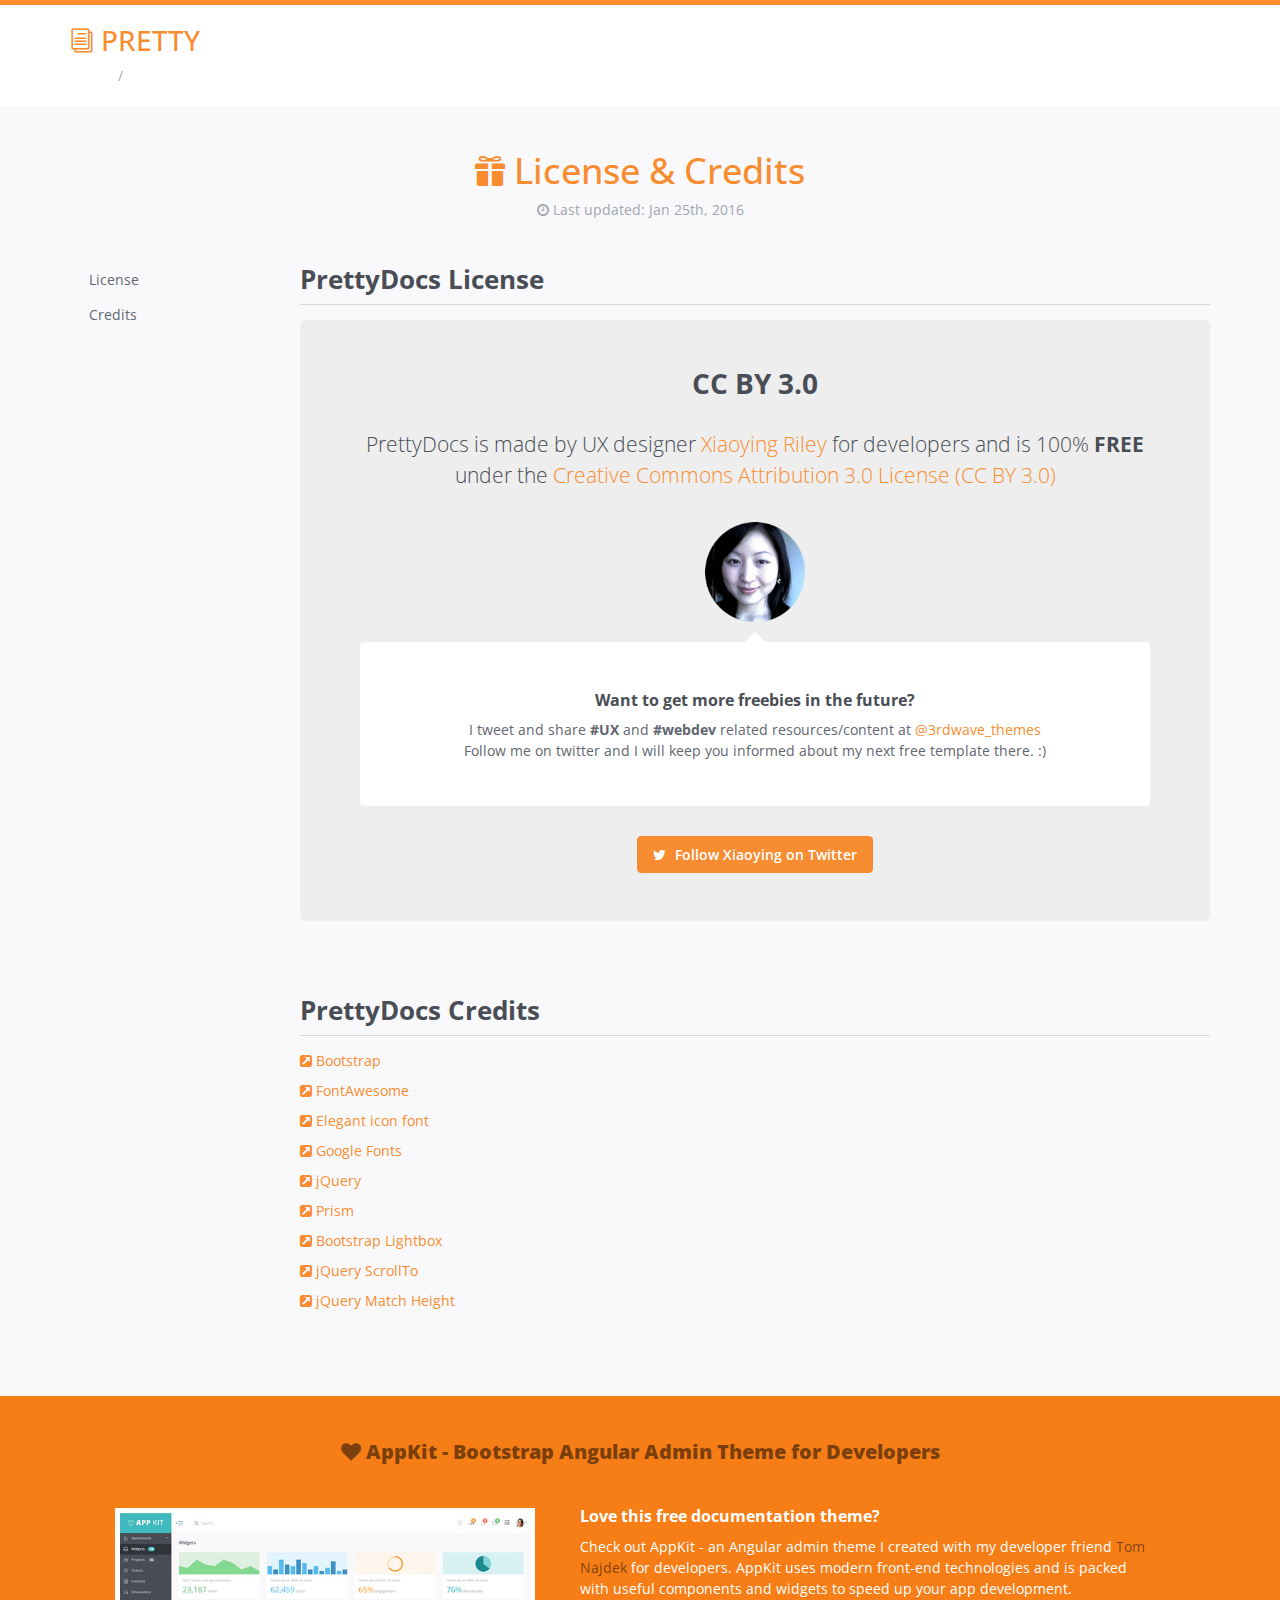
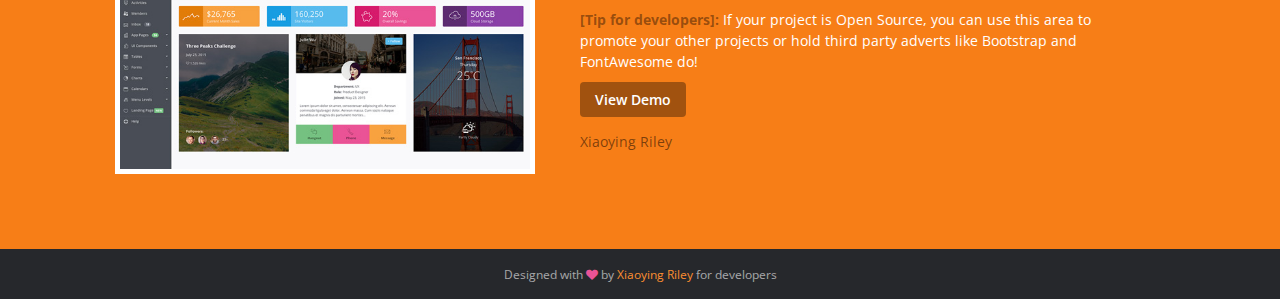
<file: license.html>
<!DOCTYPE html>
<!--[if IE 8]> <html lang="en" class="ie8"> <![endif]-->
<!--[if IE 9]> <html lang="en" class="ie9"> <![endif]-->
<!--[if !IE]><!--> <html lang="en"> <!--<![endif]-->
<head>
    <title>Responsive website template for documentations</title>
    <!-- Meta -->
    <meta charset="utf-8">
    <meta http-equiv="X-UA-Compatible" content="IE=edge">
    <meta name="viewport" content="width=device-width, initial-scale=1.0">
    <meta name="description" content="">
    <meta name="author" content="">
    <link rel="shortcut icon" href="favicon.ico">
    <link href='http://fonts.googleapis.com/css?family=Open+Sans:300italic,400italic,600italic,700italic,800italic,400,300,600,700,800' rel='stylesheet' type='text/css'>
    <!-- Global CSS -->
    <link rel="stylesheet" href="assets/plugins/bootstrap/css/bootstrap.min.css">
    <!-- Plugins CSS -->
    <link rel="stylesheet" href="assets/plugins/font-awesome/css/font-awesome.css">
    <link rel="stylesheet" href="assets/plugins/prism/prism.css">
    <link rel="stylesheet" href="assets/plugins/lightbox/dist/ekko-lightbox.min.css">
    <link rel="stylesheet" href="assets/plugins/elegant_font/css/style.css">

    <!-- Theme CSS -->
    <link id="theme-style" rel="stylesheet" href="assets/css/styles.css">
    <!-- HTML5 shim and Respond.js IE8 support of HTML5 elements and media queries -->
    <!--[if lt IE 9]>
      <script src="https://oss.maxcdn.com/html5shiv/3.7.2/html5shiv.min.js"></script>
      <script src="https://oss.maxcdn.com/respond/1.4.2/respond.min.js"></script>
    <![endif]-->

</head>

<body class="body-orange">
    <div class="page-wrapper">
        <!-- ******Header****** -->
        <header id="header" class="header">
            <div class="container">
                <div class="branding">
                    <h1 class="logo">
                        <a href="index.html">
                            <span aria-hidden="true" class="icon_documents_alt icon"></span>
                            <span class="text-highlight">Pretty</span><span class="text-bold">Docs</span>
                        </a>
                    </h1>
                </div><!--//branding-->
                <ol class="breadcrumb">
                    <li><a href="index.html">Home</a></li>
                    <li class="active">License &amp; Credits</li>
                </ol>
            </div><!--//container-->
        </header><!--//header-->
        <div class="doc-wrapper">
            <div class="container">
                <div id="doc-header" class="doc-header text-center">
                    <h1 class="doc-title"><span aria-hidden="true" class="icon icon_gift"></span> License &amp; Credits</h1>
                    <div class="meta"><i class="fa fa-clock-o"></i> Last updated: Jan 25th, 2016</div>
                </div><!--//doc-header-->
                <div class="doc-body">
                    <div class="doc-content">
                        <div class="content-inner">
                            <section id="license" class="doc-section">
                                <h2 class="section-title">PrettyDocs License</h2>
                                <div class="section-block">
                                    <div class="jumbotron text-center">
                                        <h1>CC BY 3.0</h1>
                                        <p>PrettyDocs is made by UX designer <a href="https://twitter.com/3rdwave_themes" target="_blank">Xiaoying Riley</a> for developers and is 100% <strong>FREE</strong> under the <a class="dotted-line" href="http://creativecommons.org/licenses/by/3.0/" target="_blank">Creative Commons Attribution 3.0 License (CC BY 3.0)</a></p>
                                        <div class="author-profile text-center">
                                            <a class="center-block" href="https://twitter.com/3rdwave_themes" target="_blank"><img src="assets/images/demo/author-profile.png" alt=""></a>
                                        </div><!--//author-profile-->
                                        <div class="speech-bubble">
                                            <h3 class="speech-title">Want to get more freebies in the future?</h3>

                                            <p>I tweet and share <strong>#UX</strong> and <strong>#webdev</strong> related resources/content at <a href="https://twitter.com/3rdwave_themes" target="_blank">@3rdwave_themes</a> <br> Follow me on twitter and I will keep you informed about my next free template there. :)</p>
                                        </div>

                                        <div class="list list-inline center-block">
                                            <a class="btn btn-cta btn-orange" href="https://twitter.com/3rdwave_themes" target="_blank"><i class="fa fa-twitter"></i> Follow Xiaoying on Twitter</a>
                                        </div>
                                    </div><!--//jumbotron-->
                                </div><!--//section-block-->

                            </section><!--//doc-section-->
                            <section id="credits" class="doc-section">
                                <h2 class="section-title">PrettyDocs Credits</h2>
                                <div class="section-block">
                                    <ul class="list list-unstyled">

                                        <li><a href="http://getbootstrap.com/" target="_blank"><i class="fa fa-external-link-square"></i> Bootstrap</a></li>
                                        <li><a href="http://fortawesome.github.io/Font-Awesome/" target="_blank"><i class="fa fa-external-link-square"></i> FontAwesome</a></li>
                                        <li><a href="http://www.elegantthemes.com/blog/resources/elegant-icon-font" target="_blank"><i class="fa fa-external-link-square"></i> Elegant icon font</a></li>
                                        <li><a href="http://www.google.com/webfonts" target="_blank"><i class="fa fa-external-link-square"></i> Google Fonts</a></li>
                                        <li><a href="http://jquery.com/" target="_blank"><i class="fa fa-external-link-square"></i> jQuery</a></li>
                                        <li><a href="http://prismjs.com/index.html" target="_blank"><i class="fa fa-external-link-square"></i> Prism</a></li>
                                        <li><a href="http://ashleydw.github.io/lightbox/" target="_blank"><i class="fa fa-external-link-square"></i> Bootstrap Lightbox</a></li>
                                        <li><a href="http://flesler.blogspot.co.uk/2007/10/jqueryscrollto.html" target="_blank"><i class="fa fa-external-link-square"></i> jQuery ScrollTo</a></li>
                                        <li><a href="http://brm.io/jquery-match-height/" target="_blank"><i class="fa fa-external-link-square"></i> jQuery Match Height</a></li>

                                    </ul>
                                </div><!--//section-block-->

                            </section><!--//doc-section-->


                        </div><!--//content-inner-->
                    </div><!--//doc-content-->
                    <div class="doc-sidebar">
                        <nav id="doc-nav">
                            <ul id="doc-menu" class="nav doc-menu hidden-xs" data-spy="affix">
                                <li><a class="scrollto" href="#license">License</a></li>
                                <li><a class="scrollto" href="#credits">Credits</a></li>
                            </ul><!--//doc-menu-->
                        </nav>
                    </div><!--//doc-sidebar-->
                </div><!--//doc-body-->
            </div><!--//container-->
        </div><!--//doc-wrapper-->

        <div id="promo-block" class="promo-block promo-block-2">
            <div class="container">
                <div class="promo-block-inner">
                    <h3 class="promo-title text-center"><i class="fa fa-heart"></i> <a href="https://wrapbootstrap.com/theme/admin-appkit-admin-theme-angularjs-WB051SCJ1?ref=3wm" target="_blank">AppKit - Bootstrap Angular Admin Theme for Developers</a></h3>
                    <div class="row">
                        <div class="figure-holder col-md-5 col-sm-6 col-xs-12">
                            <div class="figure-holder-inner">
                                <a href="https://wrapbootstrap.com/theme/admin-appkit-admin-theme-angularjs-WB051SCJ1?ref=3wm" target="_blank"><img class="img-responsive" src="assets/images/demo/appkit-widgets-thumb.jpg" alt="AppKit Theme" /></a>
                                <a class="mask" href="https://wrapbootstrap.com/theme/admin-appkit-admin-theme-angularjs-WB051SCJ1?ref=3wm"><i class="icon fa fa-heart pink"></i></a>
                            </div>
                        </div><!--//figure-holder-->
                        <div class="content-holder col-md-7 col-sm-6 col-xs-12">
                            <div class="content-holder-inner">
                                <div class="desc">
                                    <h4 class="content-title"><strong>Love this free documentation theme?</strong></h4>
                                    <p>Check out AppKit - an Angular admin theme I created with my developer friend <a href="https://twitter.com/tnajdek">Tom Najdek</a> for developers. AppKit uses modern front-end technologies and is packed with useful components and widgets to speed up your app development.</p>
                                    <p><strong class="highlight">[Tip for developers]:</strong> If your project is Open Source, you can use this area to promote your other projects or hold third party adverts like Bootstrap and FontAwesome do!</p>
                                    <a class="btn btn-cta" href="https://wrapbootstrap.com/theme/admin-appkit-admin-theme-angularjs-WB051SCJ1?ref=3wm">View Demo</a>
                                </div><!--//desc-->
                                <div class="author"><a href="http://themes.3rdwavemedia.com">Xiaoying Riley</a></div>
                            </div><!--//content-holder-inner-->
                        </div><!--//content-holder-->
                    </div><!--//row-->
                </div><!--//promo-block-inner-->
            </div><!--//container-->
        </div><!--//promo-block-->

    </div><!--//page-wrapper-->

    <footer id="footer" class="footer text-center">
        <div class="container">
            <!--/* This template is released under the Creative Commons Attribution 3.0 License. Please keep the attribution link below when using for your own project. Thank you for your support. :) If you'd like to use the template without the attribution, you can check out other license options via our website: themes.3rdwavemedia.com */-->
            <small class="copyright">Designed with <i class="fa fa-heart"></i> by <a href="http://themes.3rdwavemedia.com/" target="_blank">Xiaoying Riley</a> for developers</small>

        </div><!--//container-->
    </footer><!--//footer-->


    <!-- Main Javascript -->
    <script type="text/javascript" src="assets/plugins/jquery-1.12.3.min.js"></script>
    <script type="text/javascript" src="assets/plugins/bootstrap/js/bootstrap.min.js"></script>
    <script type="text/javascript" src="assets/plugins/prism/prism.js"></script>
    <script type="text/javascript" src="assets/plugins/jquery-scrollTo/jquery.scrollTo.min.js"></script>
    <script type="text/javascript" src="assets/plugins/lightbox/dist/ekko-lightbox.min.js"></script>
    <script type="text/javascript" src="assets/plugins/jquery-match-height/jquery.matchHeight-min.js"></script>
    <script type="text/javascript" src="assets/js/main.js"></script>

</body>
</html>
</file>
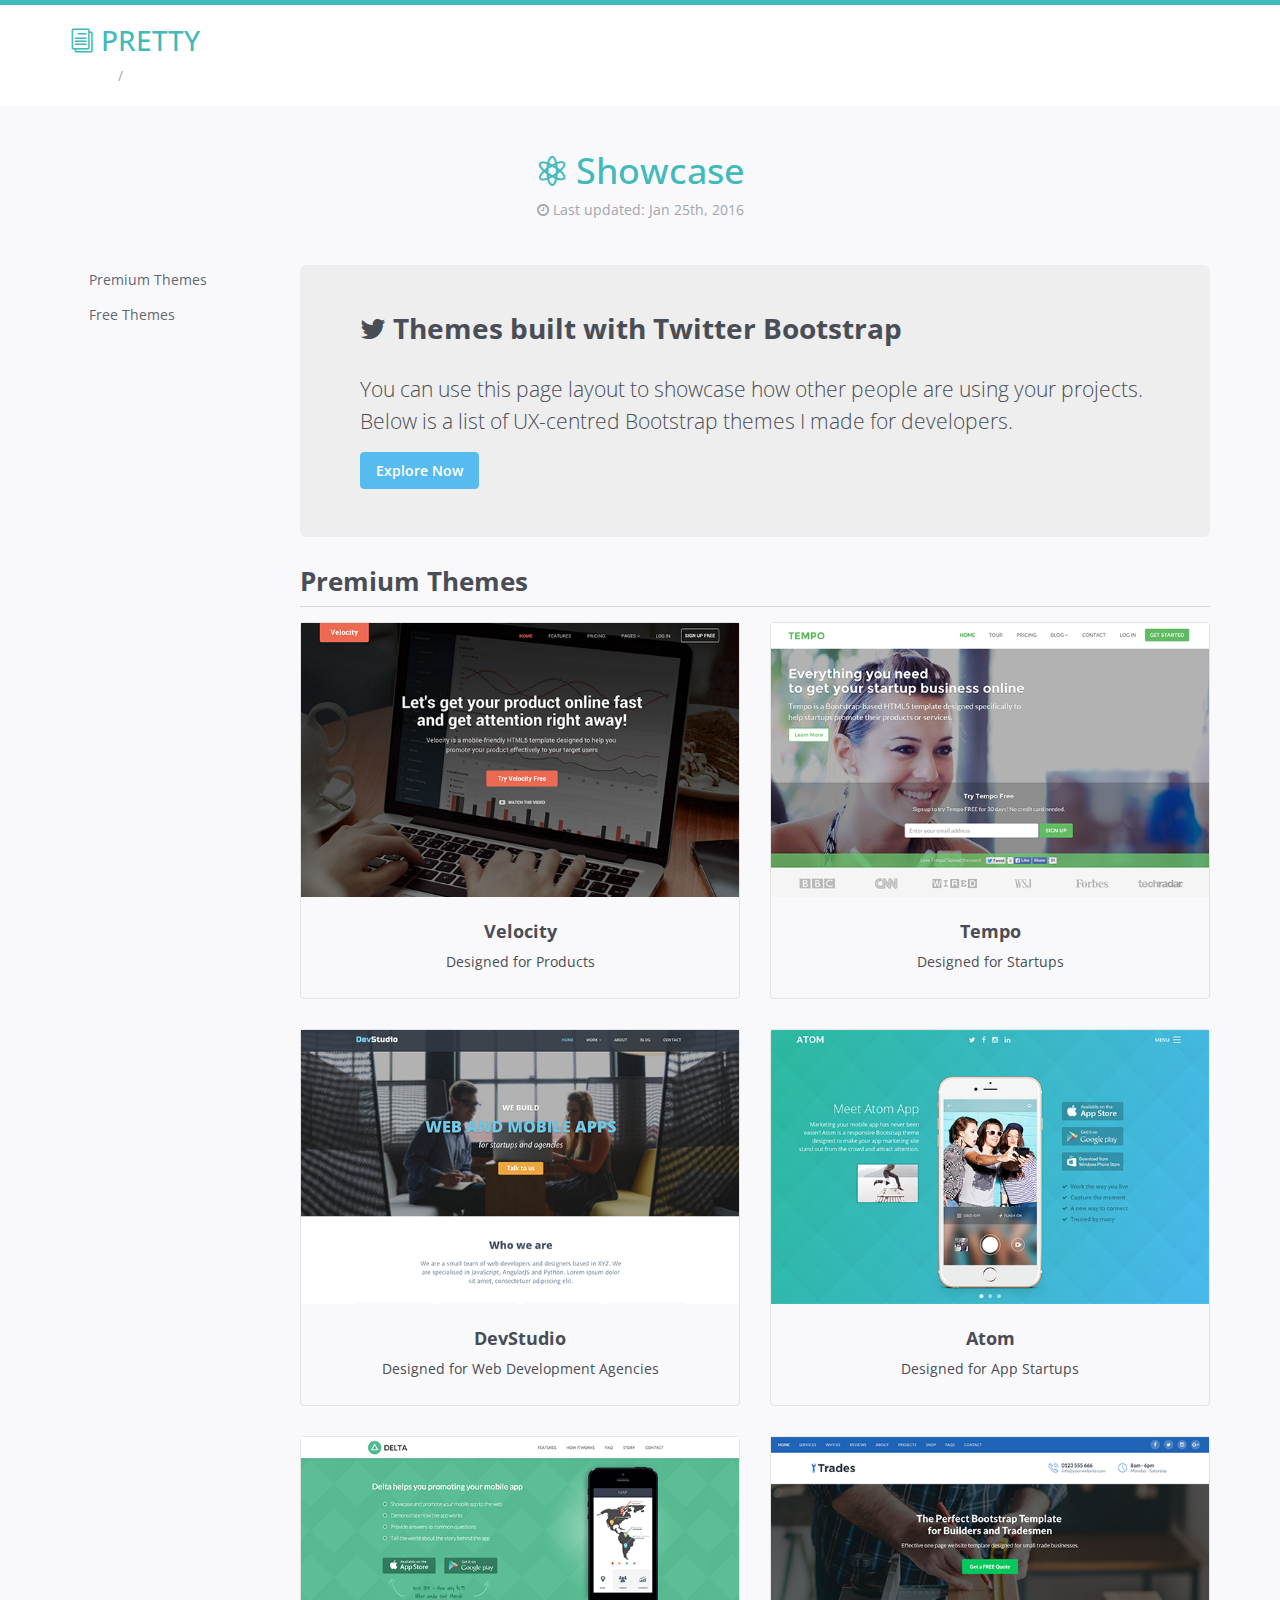
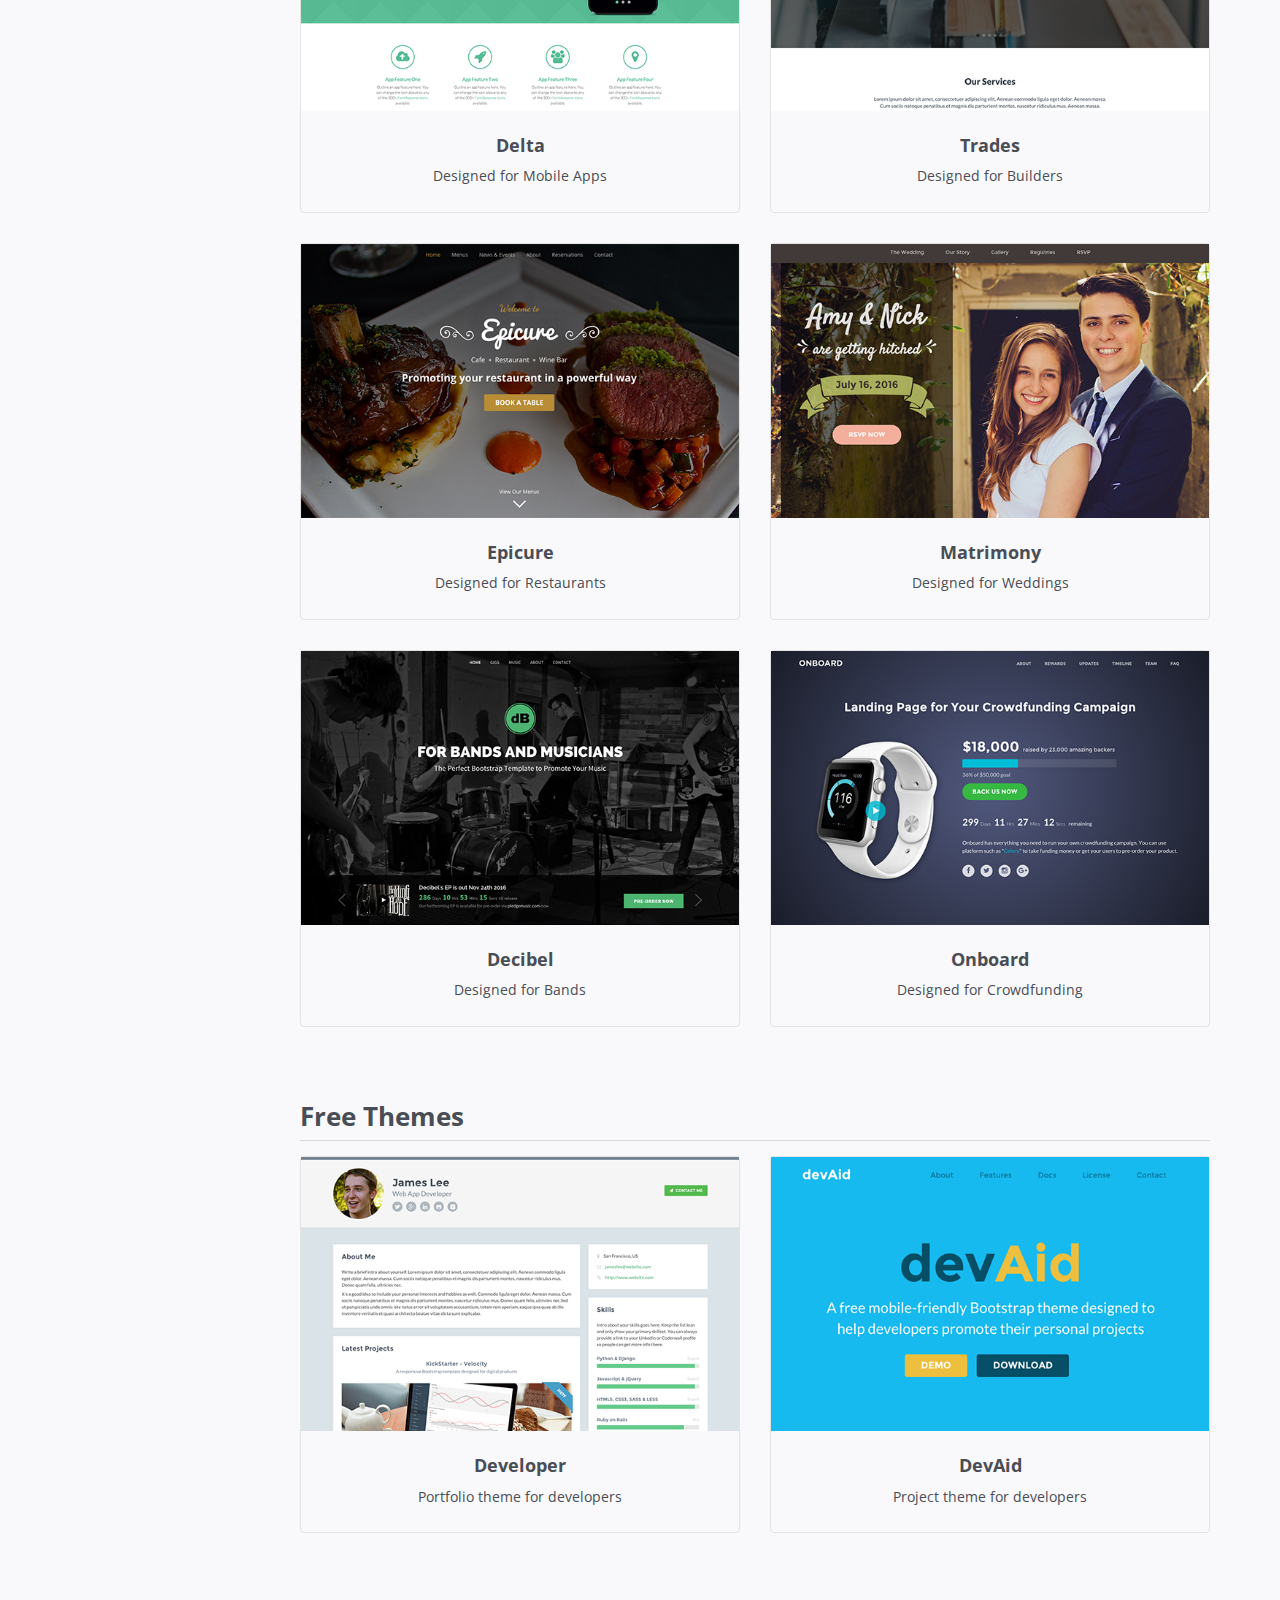
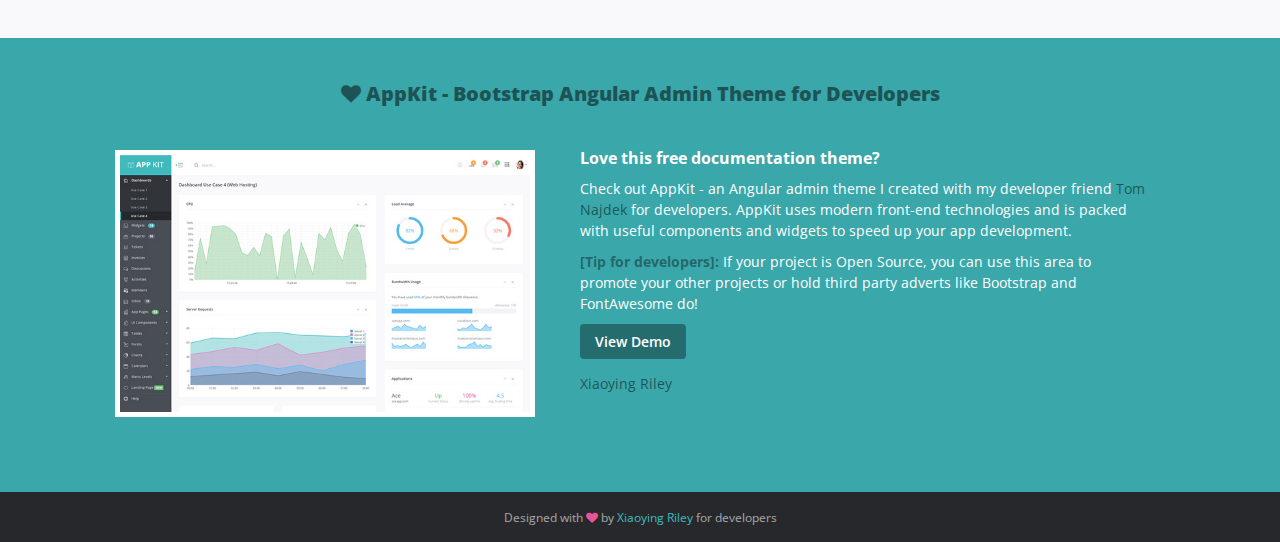
<file: showcase.html>
<!DOCTYPE html>
<!--[if IE 8]> <html lang="en" class="ie8"> <![endif]-->
<!--[if IE 9]> <html lang="en" class="ie9"> <![endif]-->
<!--[if !IE]><!--> <html lang="en"> <!--<![endif]-->
<head>
    <title>Responsive website template for documentations</title>
    <!-- Meta -->
    <meta charset="utf-8">
    <meta http-equiv="X-UA-Compatible" content="IE=edge">
    <meta name="viewport" content="width=device-width, initial-scale=1.0">
    <meta name="description" content="">
    <meta name="author" content="">
    <link rel="shortcut icon" href="favicon.ico">
    <link href='http://fonts.googleapis.com/css?family=Open+Sans:300italic,400italic,600italic,700italic,800italic,400,300,600,700,800' rel='stylesheet' type='text/css'>
    <!-- Global CSS -->
    <link rel="stylesheet" href="assets/plugins/bootstrap/css/bootstrap.min.css">
    <!-- Plugins CSS -->
    <link rel="stylesheet" href="assets/plugins/font-awesome/css/font-awesome.css">
    <link rel="stylesheet" href="assets/plugins/prism/prism.css">
    <link rel="stylesheet" href="assets/plugins/lightbox/dist/ekko-lightbox.min.css">
    <link rel="stylesheet" href="assets/plugins/elegant_font/css/style.css">

    <!-- Theme CSS -->
    <link id="theme-style" rel="stylesheet" href="assets/css/styles.css">
    <!-- HTML5 shim and Respond.js IE8 support of HTML5 elements and media queries -->
    <!--[if lt IE 9]>
      <script src="https://oss.maxcdn.com/html5shiv/3.7.2/html5shiv.min.js"></script>
      <script src="https://oss.maxcdn.com/respond/1.4.2/respond.min.js"></script>
    <![endif]-->

</head>

<body>
    <div class="page-wrapper">
        <!-- ******Header****** -->
        <header id="header" class="header">
            <div class="container">
                <div class="branding">
                    <h1 class="logo">
                        <a href="index.html">
                            <span aria-hidden="true" class="icon_documents_alt icon"></span>
                            <span class="text-highlight">Pretty</span><span class="text-bold">Docs</span>
                        </a>
                    </h1>
                </div><!--//branding-->
                <ol class="breadcrumb">
                    <li><a href="index.html">Home</a></li>
                    <li class="active">Showcase</li>
                </ol>
            </div><!--//container-->
        </header><!--//header-->
        <div class="doc-wrapper">
            <div class="container">
                <div id="doc-header" class="doc-header text-center">
                    <h1 class="doc-title"><span aria-hidden="true" class="icon icon_genius"></span> Showcase</h1>
                    <div class="meta"><i class="fa fa-clock-o"></i> Last updated: Jan 25th, 2016</div>
                </div><!--//doc-header-->
                <div id="showcase" class="doc-body">
                    <div class="doc-content">
                        <div class="content-inner">
                            <section id="premium-themes" class="doc-section">
                                <div class="jumbotron">
                                    <h1><i class="fa fa-twitter"></i> Themes built with Twitter Bootstrap</h1>
                                    <p>You can use this page layout to showcase how other people are using your projects. Below is a list of UX-centred Bootstrap themes I made for developers.</p>
                                    <a class="scrollto btn btn-blue btn-cta" href="#theme-start">Explore Now</a>
                                </div><!--//jumbotron-->
                                <h2 id="theme-start" class="section-title">Premium Themes</h2>
                                <div class="section-block">
                                    <div class="row">
                                        <div class="col-sm-6 col-xs-12">
                                            <div class="card">
                                                <a href="http://themes.3rdwavemedia.com/website-templates/responsive-bootstrap-theme-for-products-velocity/" target="_blank"><img class="img-responsive" src="assets/images/demo/theme-velocity.png" alt="screenshot" /></a>
                                                <div class="card-block">
                                                    <h4 class="card-title">Velocity</h4>
                                                    <p class="card-text">Designed for Products</p>
                                                </div><!--//card-block-->
                                                <a class="mask" href="http://themes.3rdwavemedia.com/website-templates/responsive-bootstrap-theme-for-products-velocity/" target="_blank"><i class="icon fa fa-search-plus"></i></a>
                                            </div><!--//card-->
                                        </div>
                                        <div class="col-sm-6 col-xs-12">
                                            <div class="card">
                                                <a href="http://themes.3rdwavemedia.com/website-templates/responsive-bootstrap-theme-for-startups-tempo/" target="_blank"><img class="img-responsive" src="assets/images/demo/theme-tempo.png" alt="screenshot" /></a>
                                                <div class="card-block">
                                                    <h4 class="card-title">Tempo</h4>
                                                    <p class="card-text">Designed for Startups</p>
                                                </div><!--//card-block-->
                                                <a class="mask" href="http://themes.3rdwavemedia.com/website-templates/responsive-bootstrap-theme-for-startups-tempo/" target="_blank"><i class="icon fa fa-search-plus"></i></a>
                                            </div><!--//card-->
                                        </div>
                                        <div class="col-sm-6 col-xs-12">
                                            <div class="card">
                                                <a href="http://themes.3rdwavemedia.com/website-templates/responsive-bootstrap-theme-web-development-agencies-devstudio/" target="_blank"><img class="img-responsive" src="assets/images/demo/theme-devstudio.png" alt="screenshot" /></a>
                                                <div class="card-block">
                                                    <h4 class="card-title">DevStudio</h4>
                                                    <p class="card-text">Designed for Web Development Agencies</p>
                                                </div><!--//card-block-->
                                                <a class="mask" href="http://themes.3rdwavemedia.com/website-templates/responsive-bootstrap-theme-web-development-agencies-devstudio/" target="_blank"><i class="icon fa fa-search-plus"></i></a>
                                            </div><!--//card-->
                                        </div>
                                        <div class="col-sm-6 col-xs-12">
                                            <div class="card">
                                                <a href="http://themes.3rdwavemedia.com/website-templates/responsive-bootstrap-theme-mobile-apps-atom/" target="_blank"><img class="img-responsive" src="assets/images/demo/theme-atom.png" alt="screenshot" /></a>
                                                <div class="card-block">
                                                    <h4 class="card-title">Atom</h4>
                                                    <p class="card-text">Designed for App Startups</p>
                                                </div><!--//card-block-->
                                                <a class="mask" href="http://themes.3rdwavemedia.com/website-templates/responsive-bootstrap-theme-mobile-apps-atom/" target="_blank"><i class="icon fa fa-search-plus"></i></a>
                                            </div><!--//card-->
                                        </div>
                                        <div class="col-sm-6 col-xs-12">
                                            <div class="card">
                                                <a href="http://themes.3rdwavemedia.com/website-templates/responsive-bootstrap-theme-for-mobile-apps-delta/" target="_blank"><img class="img-responsive" src="assets/images/demo/theme-delta.png" alt="screenshot" /></a>
                                                <div class="card-block">
                                                    <h4 class="card-title">Delta</h4>
                                                    <p class="card-text">Designed for Mobile Apps</p>
                                                </div><!--//card-block-->
                                                <a class="mask" href="http://themes.3rdwavemedia.com/website-templates/responsive-bootstrap-theme-for-mobile-apps-delta/" target="_blank"><i class="icon fa fa-search-plus"></i></a>
                                            </div><!--//card-->
                                        </div>
                                        <div class="col-sm-6 col-xs-12">
                                            <div class="card">
                                                <a href="http://themes.3rdwavemedia.com/website-templates/responsive-bootstrap-template-builders-tradesmen-trades/" target="_blank"><img class="img-responsive" src="assets/images/demo/theme-trades.png" alt="screenshot" /></a>
                                                <div class="card-block">
                                                    <h4 class="card-title">Trades</h4>
                                                    <p class="card-text">Designed for Builders</p>
                                                </div><!--//card-block-->
                                                <a class="mask" href="http://themes.3rdwavemedia.com/website-templates/responsive-bootstrap-template-builders-tradesmen-trades/" target="_blank"><i class="icon fa fa-search-plus"></i></a>
                                            </div><!--//card-->
                                        </div>
                                        <div class="col-sm-6 col-xs-12">
                                            <div class="card">
                                                <a href="http://themes.3rdwavemedia.com/website-templates/responsive-bootstrap-theme-for-restaurants-epicure/" target="_blank"><img class="img-responsive" src="assets/images/demo/theme-epicure.png" alt="screenshot" /></a>
                                                <div class="card-block">
                                                    <h4 class="card-title">Epicure</h4>
                                                    <p class="card-text">Designed for Restaurants</p>
                                                </div><!--//card-block-->
                                                <a class="mask" href="http://themes.3rdwavemedia.com/website-templates/responsive-bootstrap-theme-for-restaurants-epicure/" target="_blank"><i class="icon fa fa-search-plus"></i></a>
                                            </div><!--//card-->
                                        </div>
                                        <div class="col-sm-6 col-xs-12">
                                            <div class="card">
                                                <a href="http://themes.3rdwavemedia.com/website-templates/responsive-wedding-invitation-template-matrimony/" target="_blank"><img class="img-responsive" src="assets/images/demo/theme-matrimony.png" alt="screenshot" /></a>
                                                <div class="card-block">
                                                    <h4 class="card-title">Matrimony</h4>
                                                    <p class="card-text">Designed for Weddings</p>
                                                </div><!--//card-block-->
                                                <a class="mask" href="http://themes.3rdwavemedia.com/website-templates/responsive-wedding-invitation-template-matrimony/" target="_blank"><i class="icon fa fa-search-plus"></i></a>
                                            </div><!--//card-->
                                        </div>

                                        <div class="col-sm-6 col-xs-12">
                                            <div class="card">
                                                <a href="http://themes.3rdwavemedia.com/website-templates/responsive-bootstrap-template-for-bands-and-musicians-decibel/" target="_blank"><img class="img-responsive" src="assets/images/demo/theme-decibel.png" alt="screenshot" /></a>
                                                <div class="card-block">
                                                    <h4 class="card-title">Decibel</h4>
                                                    <p class="card-text">Designed for Bands</p>
                                                </div><!--//card-block-->
                                                <a class="mask" href="http://themes.3rdwavemedia.com/website-templates/responsive-bootstrap-template-for-bands-and-musicians-decibel/" target="_blank"><i class="icon fa fa-search-plus"></i></a>
                                            </div><!--//card-->
                                        </div>

                                        <div class="col-sm-6 col-xs-12">
                                            <div class="card">
                                                <a href="http://themes.3rdwavemedia.com/website-templates/responsive-bootstrap-template-for-crowdfunding-campaigns-onboard/" target="_blank"><img class="img-responsive" src="assets/images/demo/theme-onboard.png" alt="screenshot" /></a>
                                                <div class="card-block">
                                                    <h4 class="card-title">Onboard</h4>
                                                    <p class="card-text">Designed for Crowdfunding</p>
                                                </div><!--//card-block-->
                                                <a class="mask" href="http://themes.3rdwavemedia.com/website-templates/responsive-bootstrap-template-for-crowdfunding-campaigns-onboard/" target="_blank"><i class="icon fa fa-search-plus"></i></a>
                                            </div><!--//card-->
                                        </div>

                                    </div><!--//row-->
                                </div><!--//section-block-->
                            </section><!--//doc-section-->

                            <section id="free-themes" class="doc-section">
                                <h2 class="section-title">Free Themes</h2>
                                <div class="section-block">
                                    <div class="row">
                                        <div class="col-sm-6 col-xs-12">
                                            <div class="card">
                                                <a href="http://themes.3rdwavemedia.com/website-templates/free-responsive-website-template-for-developers/" target="_blank"><img class="img-responsive" src="assets/images/demo/theme-developer.png" alt="screenshot" /></a>
                                                <div class="card-block">
                                                    <h4 class="card-title">Developer</h4>
                                                    <p class="card-text">Portfolio theme for developers</p>
                                                </div><!--//card-block-->
                                                <a class="mask" href="http://themes.3rdwavemedia.com/website-templates/free-responsive-website-template-for-developers/" target="_blank"><i class="icon fa fa-search-plus"></i></a>
                                            </div><!--//card-->
                                        </div>
                                        <div class="col-sm-6 col-xs-12">
                                            <div class="card">
                                                <a href="http://themes.3rdwavemedia.com/website-templates/devaid-free-bootstrap-theme-developers/" target="_blank"><img class="img-responsive" src="assets/images/demo/theme-devaid.png" alt="screenshot" /></a>
                                                <div class="card-block">
                                                    <h4 class="card-title">DevAid</h4>
                                                    <p class="card-text">Project theme for developers</p>
                                                </div><!--//card-block-->
                                                <a class="mask" href="http://themes.3rdwavemedia.com/website-templates/devaid-free-bootstrap-theme-developers/" target="_blank"><i class="icon fa fa-search-plus"></i></a>
                                            </div><!--//card-->
                                        </div>
                                    </div><!--//row-->
                                </div><!--//section-block-->
                            </section><!--//doc-section-->

                        </div><!--//content-inner-->
                    </div><!--//doc-content-->
                    <div class="doc-sidebar">
                        <nav id="doc-nav">
                            <ul id="doc-menu" class="nav doc-menu hidden-xs" data-spy="affix">
                                <li>
                                    <a class="scrollto" href="#premium-themes">Premium Themes</a>
                                </li>
                                <li>
                                    <a class="scrollto" href="#free-themes">Free Themes</a>
                                </li>
                            </ul><!--//doc-menu-->
                        </nav>
                    </div><!--//doc-sidebar-->
                </div><!--//doc-body-->
            </div><!--//container-->
        </div><!--//doc-wrapper-->

        <div id="promo-block" class="promo-block promo-block-2">
            <div class="container">
                <div class="promo-block-inner">
                    <h3 class="promo-title text-center"><i class="fa fa-heart"></i> <a href="https://wrapbootstrap.com/theme/admin-appkit-admin-theme-angularjs-WB051SCJ1?ref=3wm" target="_blank">AppKit - Bootstrap Angular Admin Theme for Developers</a></h3>
                    <div class="row">
                        <div class="figure-holder col-md-5 col-sm-6 col-xs-12">
                            <div class="figure-holder-inner">
                                <a href="https://wrapbootstrap.com/theme/admin-appkit-admin-theme-angularjs-WB051SCJ1?ref=3wm" target="_blank"><img class="img-responsive" src="assets/images/demo/appkit-dashboard-4-thumb.jpg" alt="AppKit Theme" /></a>
                                <a class="mask" href="https://wrapbootstrap.com/theme/admin-appkit-admin-theme-angularjs-WB051SCJ1?ref=3wm"><i class="icon fa fa-heart pink"></i></a>
                            </div>
                        </div><!--//figure-holder-->
                        <div class="content-holder col-md-7 col-sm-6 col-xs-12">
                            <div class="content-holder-inner">
                                <div class="desc">
                                    <h4 class="content-title"><strong>Love this free documentation theme?</strong></h4>
                                    <p>Check out AppKit - an Angular admin theme I created with my developer friend <a href="https://twitter.com/tnajdek">Tom Najdek</a> for developers. AppKit uses modern front-end technologies and is packed with useful components and widgets to speed up your app development.</p>
                                    <p><strong class="highlight">[Tip for developers]:</strong> If your project is Open Source, you can use this area to promote your other projects or hold third party adverts like Bootstrap and FontAwesome do!</p>
                                    <a class="btn btn-cta" href="https://wrapbootstrap.com/theme/admin-appkit-admin-theme-angularjs-WB051SCJ1?ref=3wm">View Demo</a>
                                </div><!--//desc-->
                                <div class="author"><a href="http://themes.3rdwavemedia.com">Xiaoying Riley</a></div>
                            </div><!--//content-holder-inner-->
                        </div><!--//content-holder-->
                    </div><!--//row-->
                </div><!--//promo-block-inner-->
            </div><!--//container-->
        </div><!--//promo-block-->

    </div><!--//page-wrapper-->

    <footer id="footer" class="footer text-center">
        <div class="container">
            <!--/* This template is released under the Creative Commons Attribution 3.0 License. Please keep the attribution link below when using for your own project. Thank you for your support. :) If you'd like to use the template without the attribution, you can check out other license options via our website: themes.3rdwavemedia.com */-->
            <small class="copyright">Designed with <i class="fa fa-heart"></i> by <a href="http://themes.3rdwavemedia.com/" target="_blank">Xiaoying Riley</a> for developers</small>

        </div><!--//container-->
    </footer><!--//footer-->


    <!-- Main Javascript -->
    <script type="text/javascript" src="assets/plugins/jquery-1.12.3.min.js"></script>
    <script type="text/javascript" src="assets/plugins/bootstrap/js/bootstrap.min.js"></script>
    <script type="text/javascript" src="assets/plugins/prism/prism.js"></script>
    <script type="text/javascript" src="assets/plugins/jquery-scrollTo/jquery.scrollTo.min.js"></script>
    <script type="text/javascript" src="assets/plugins/lightbox/dist/ekko-lightbox.min.js"></script>
    <script type="text/javascript" src="assets/plugins/jquery-match-height/jquery.matchHeight-min.js"></script>
    <script type="text/javascript" src="assets/js/main.js"></script>

</body>
</html>
</file>
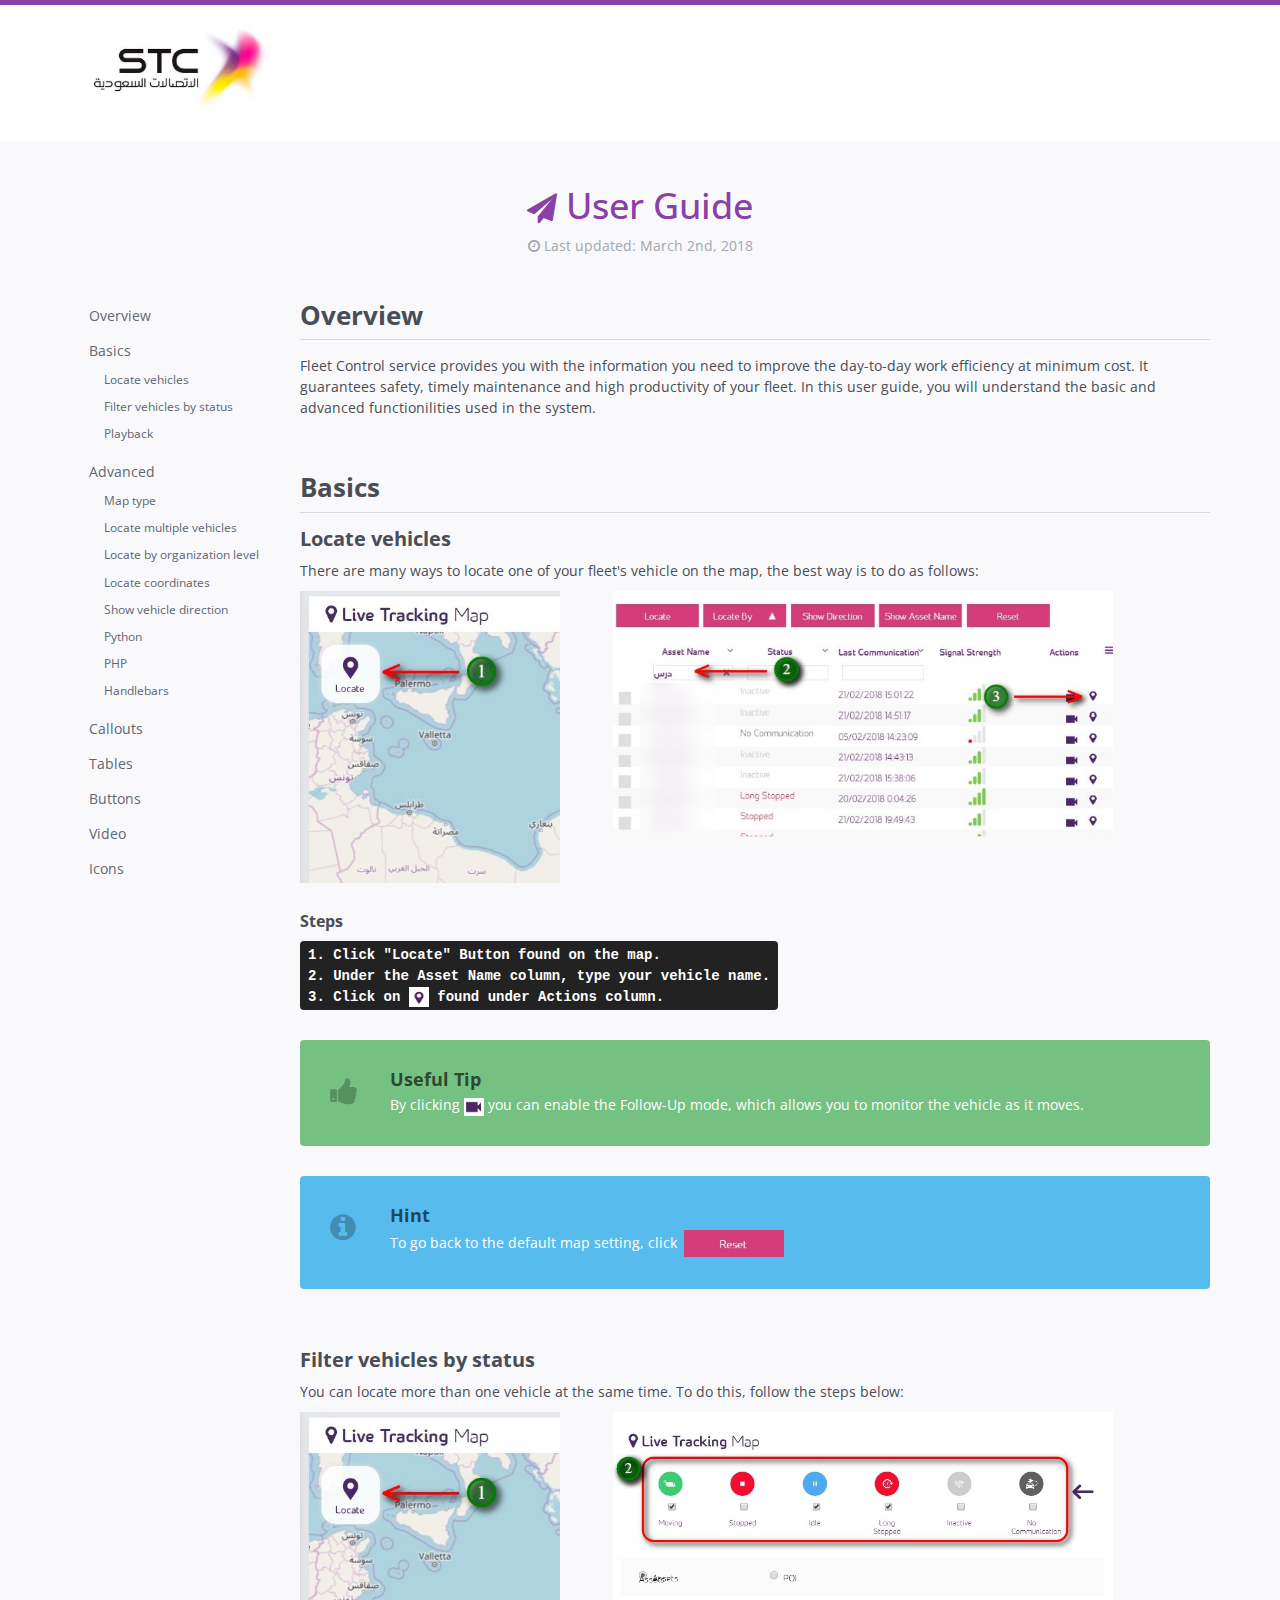
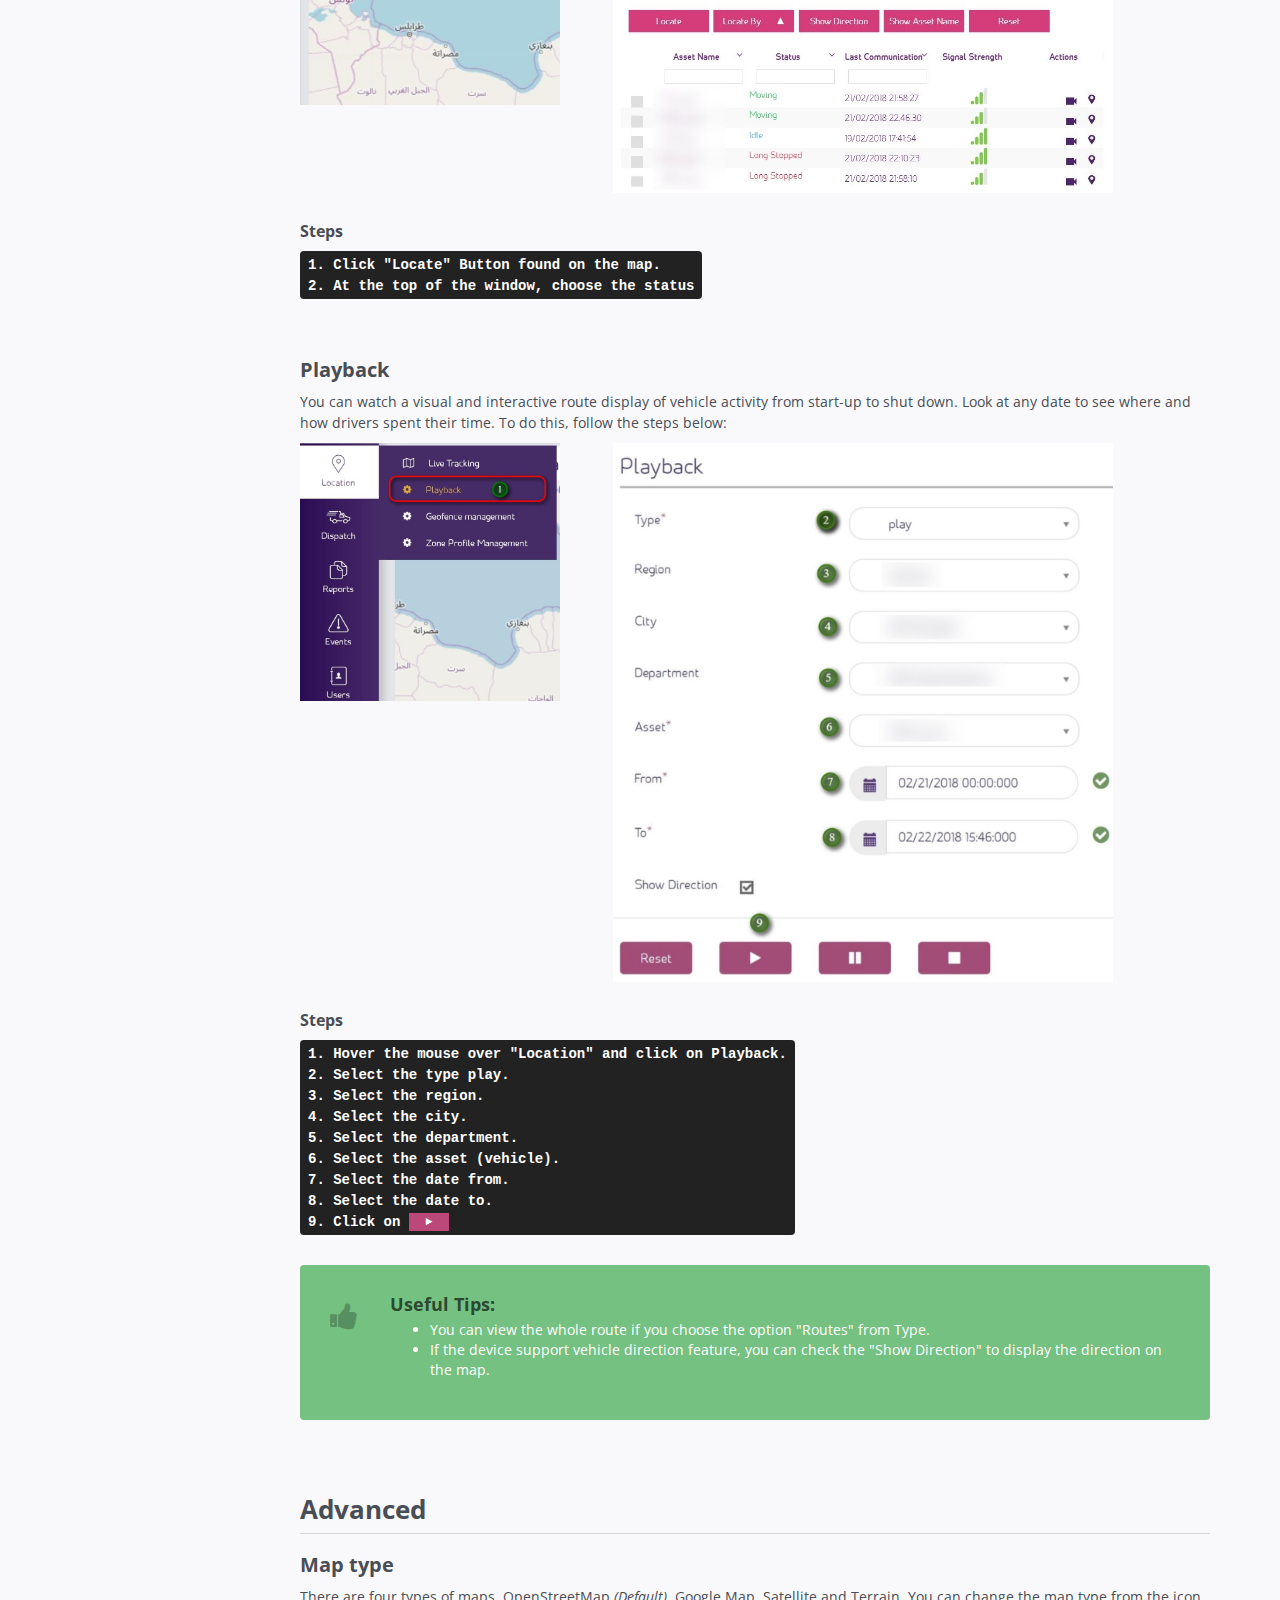
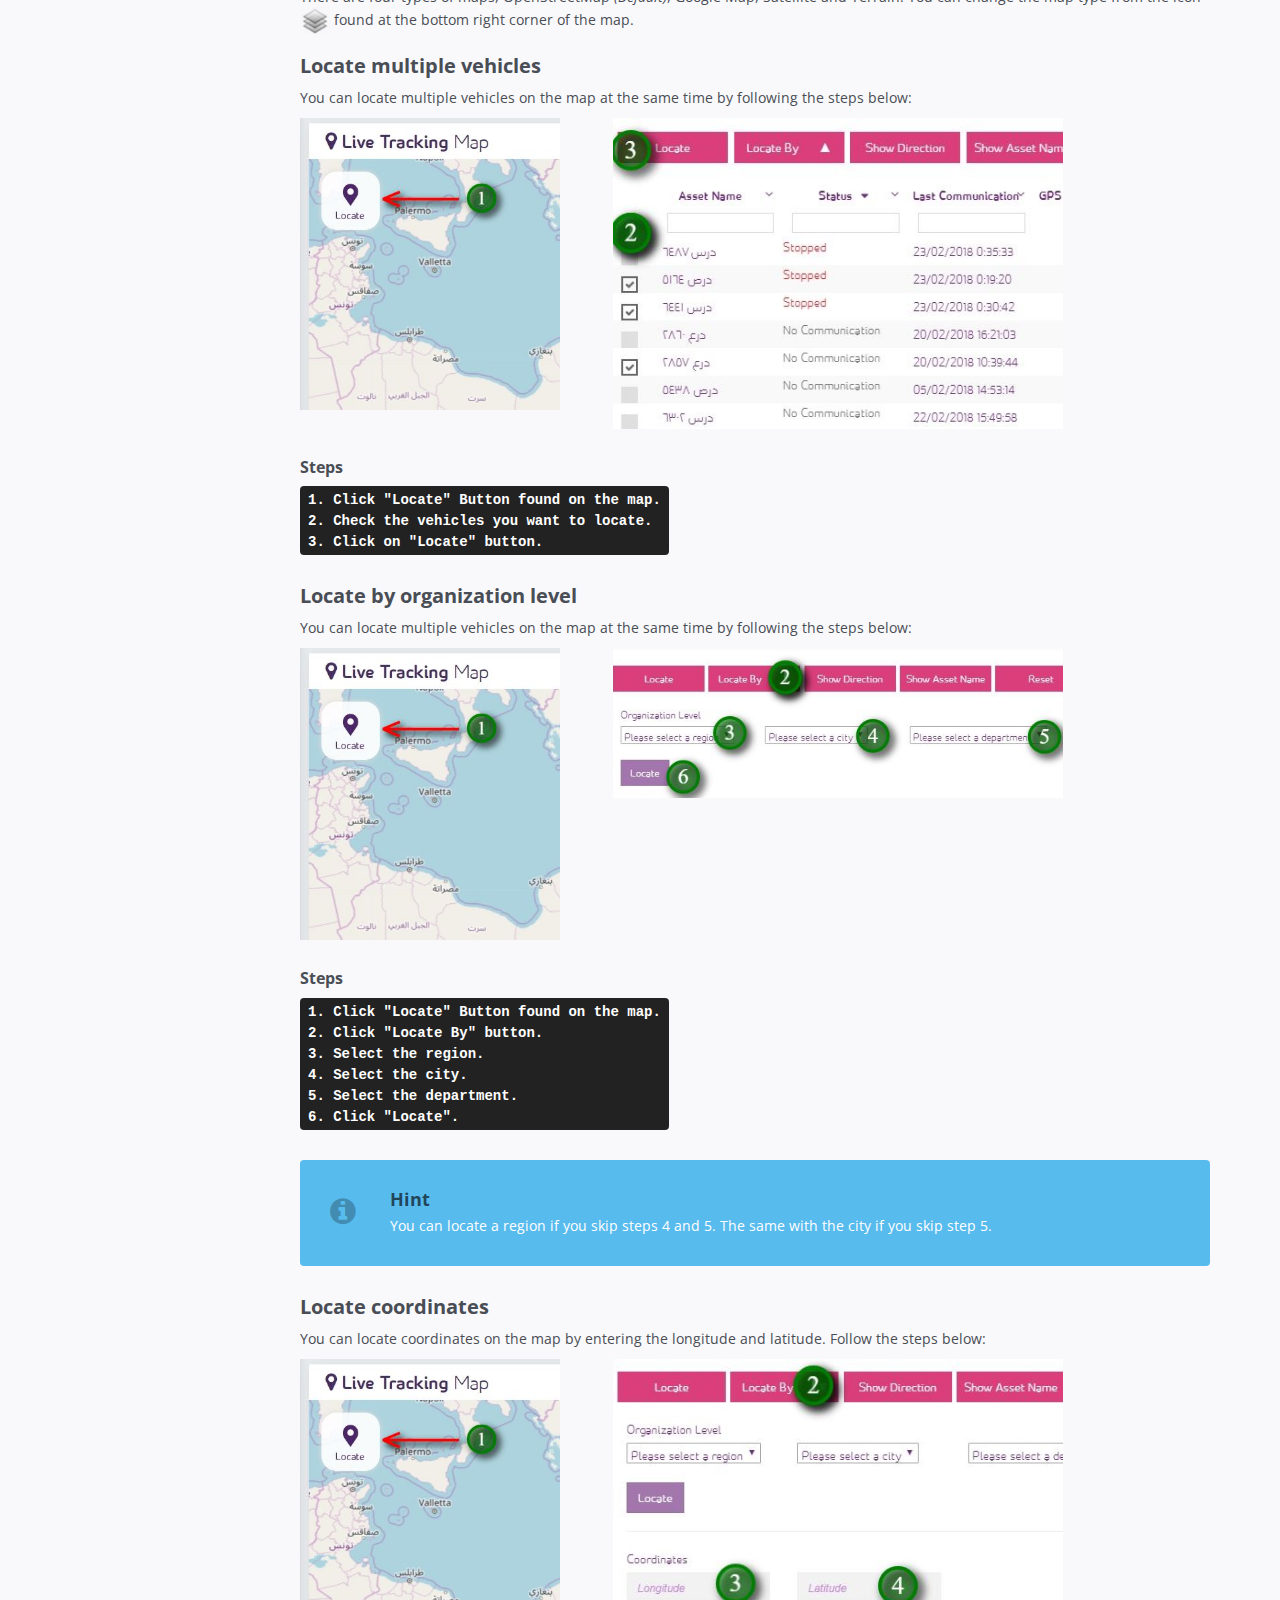
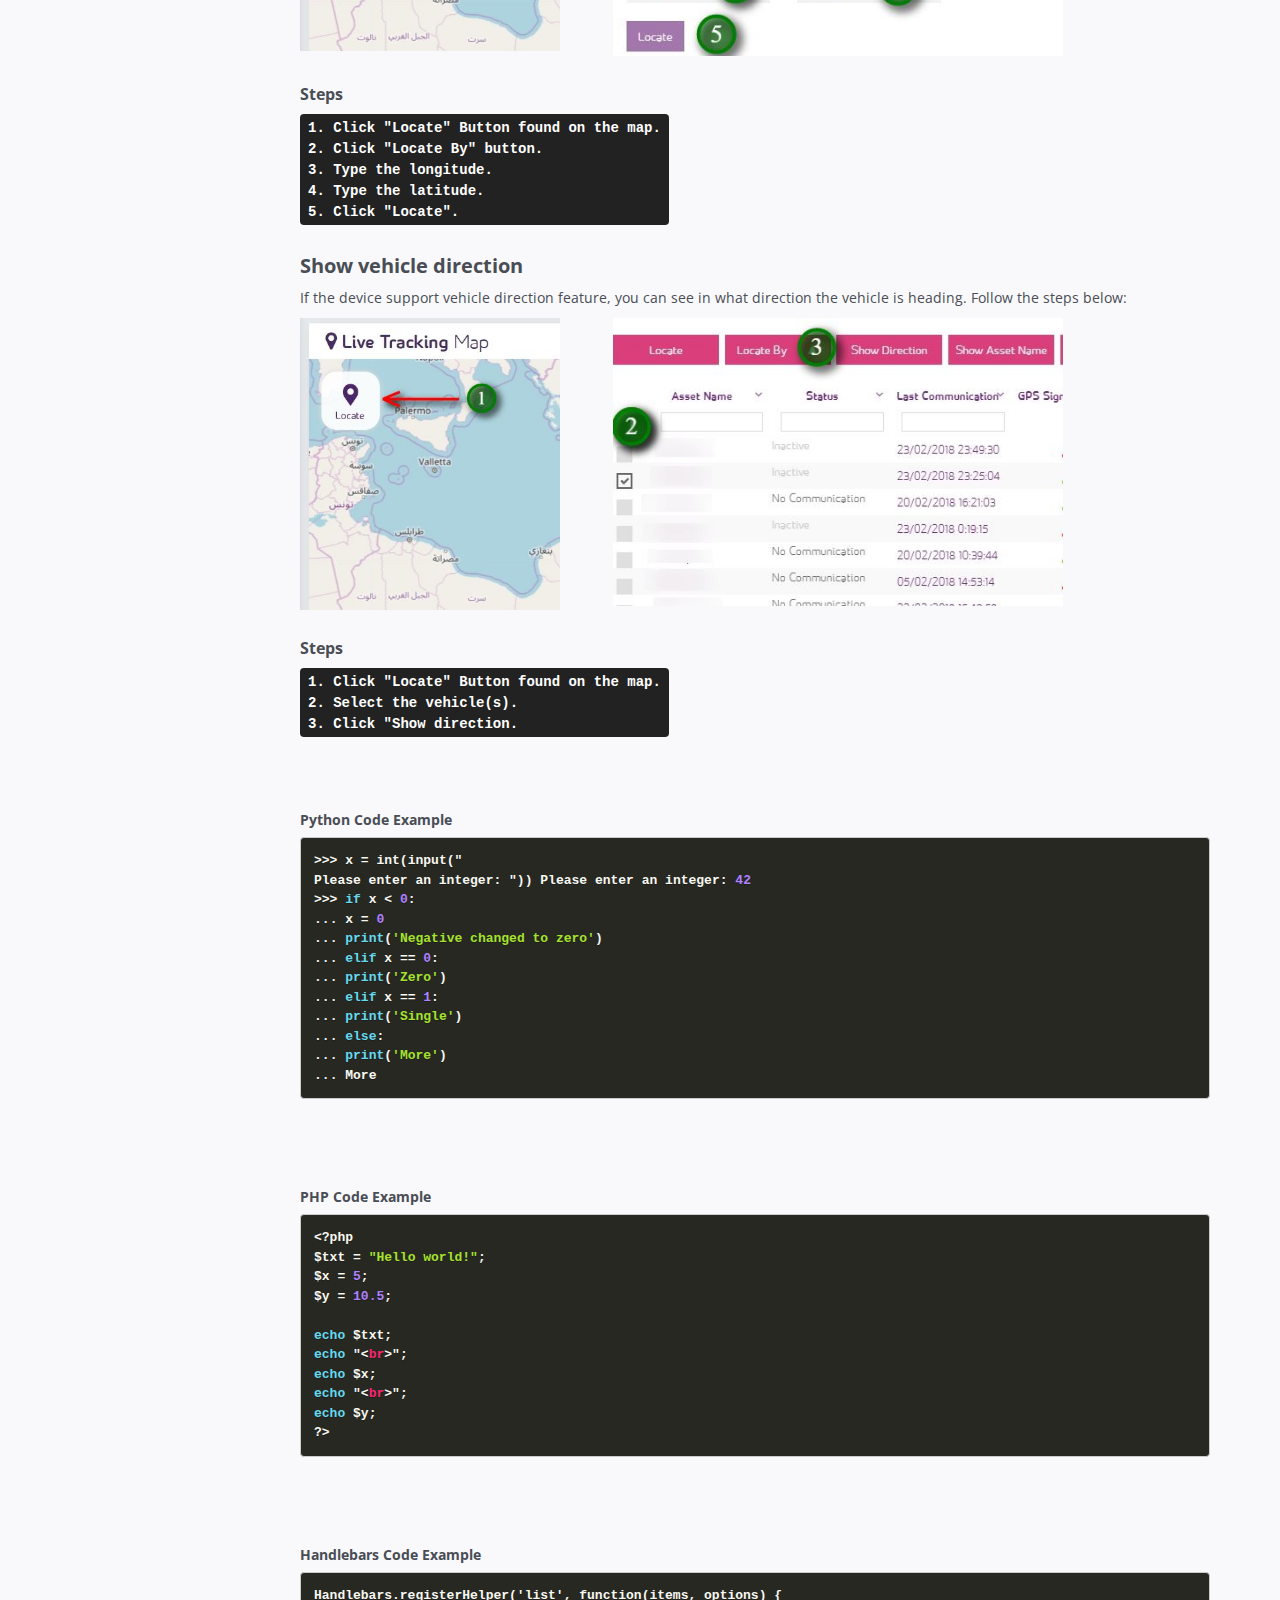
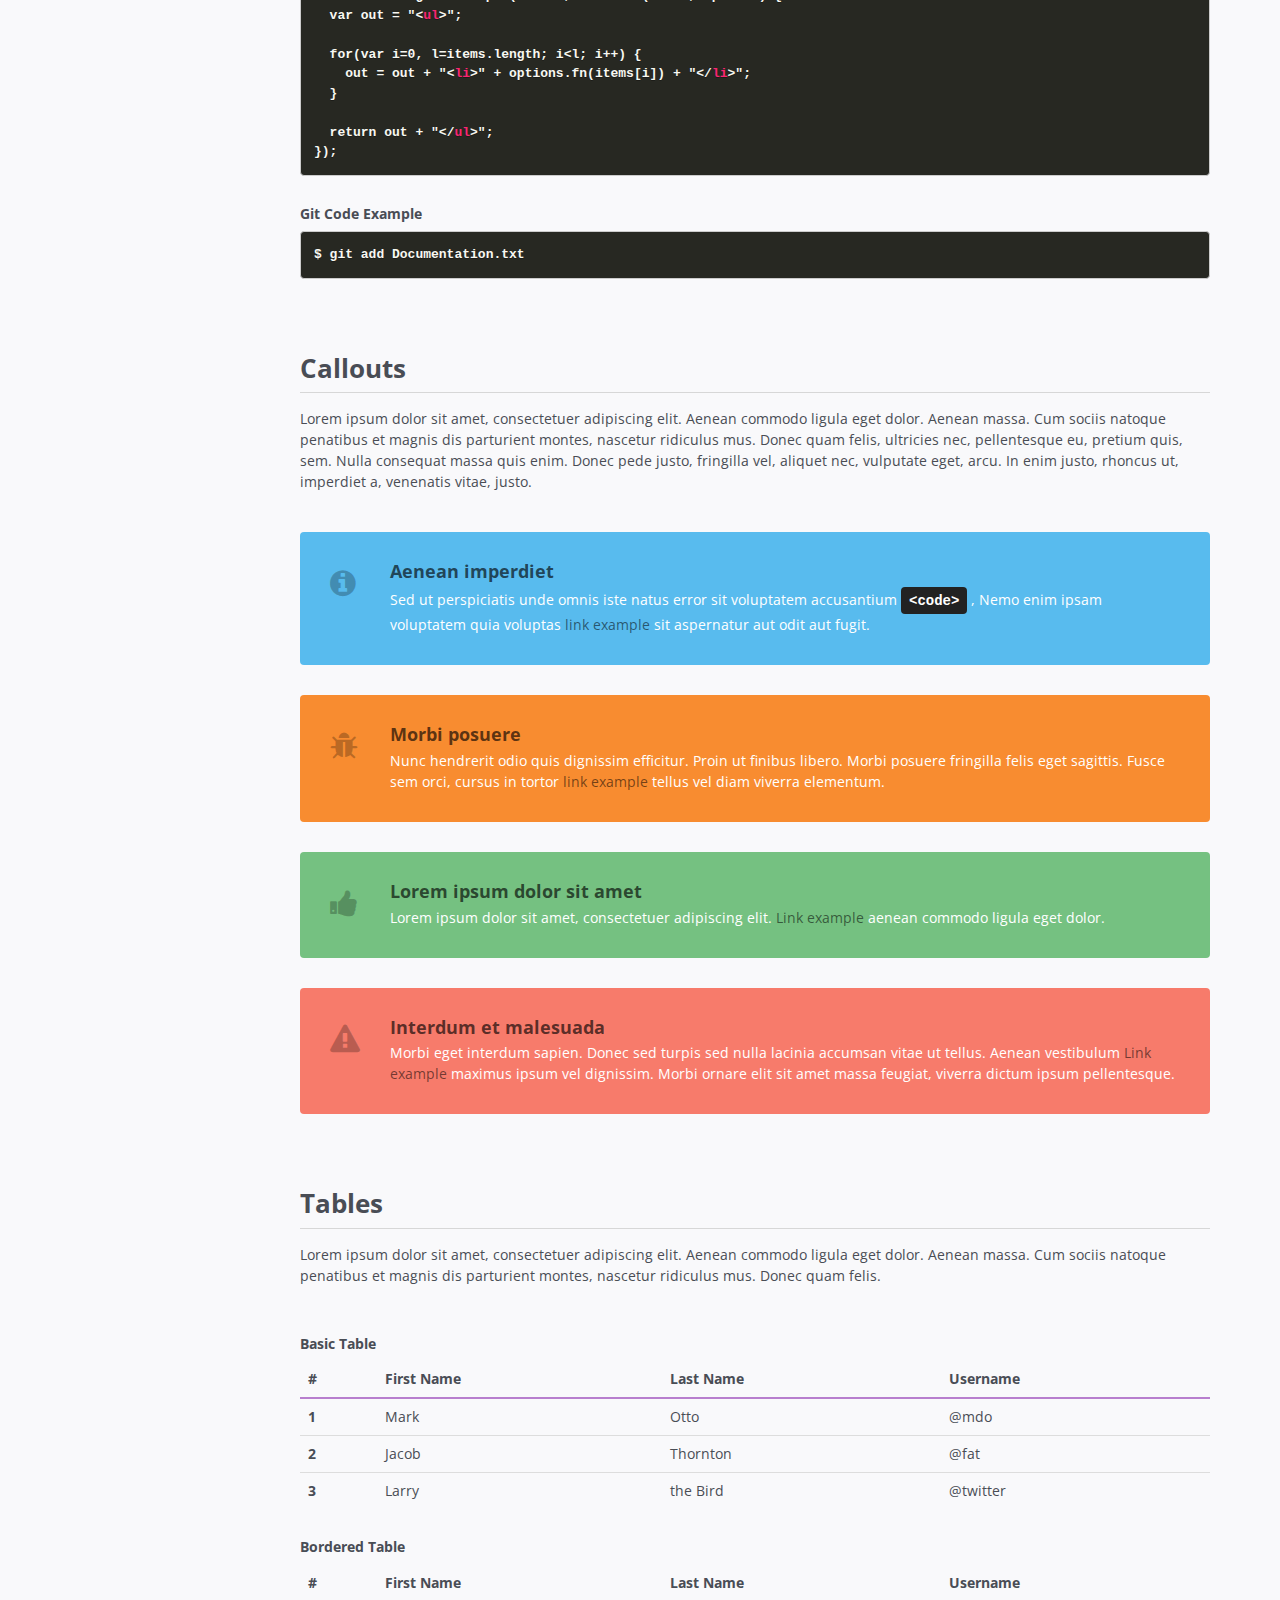
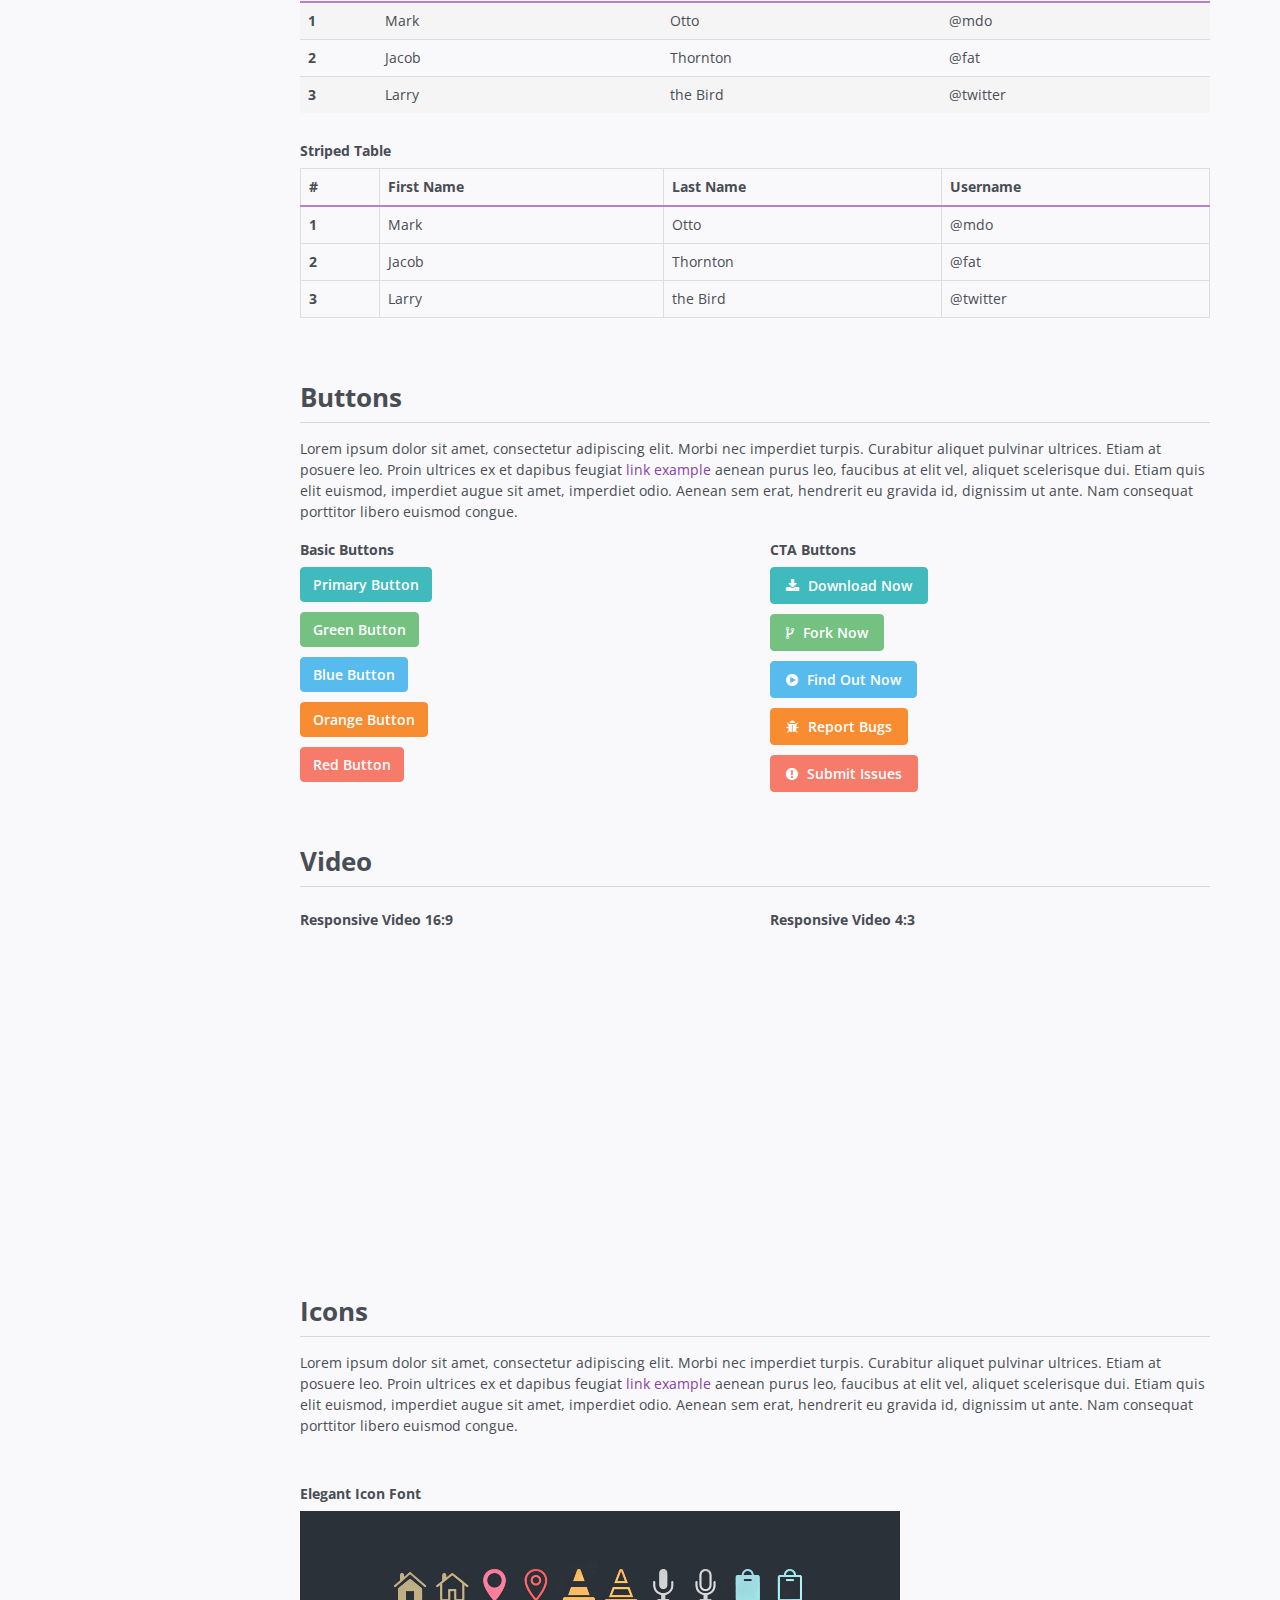
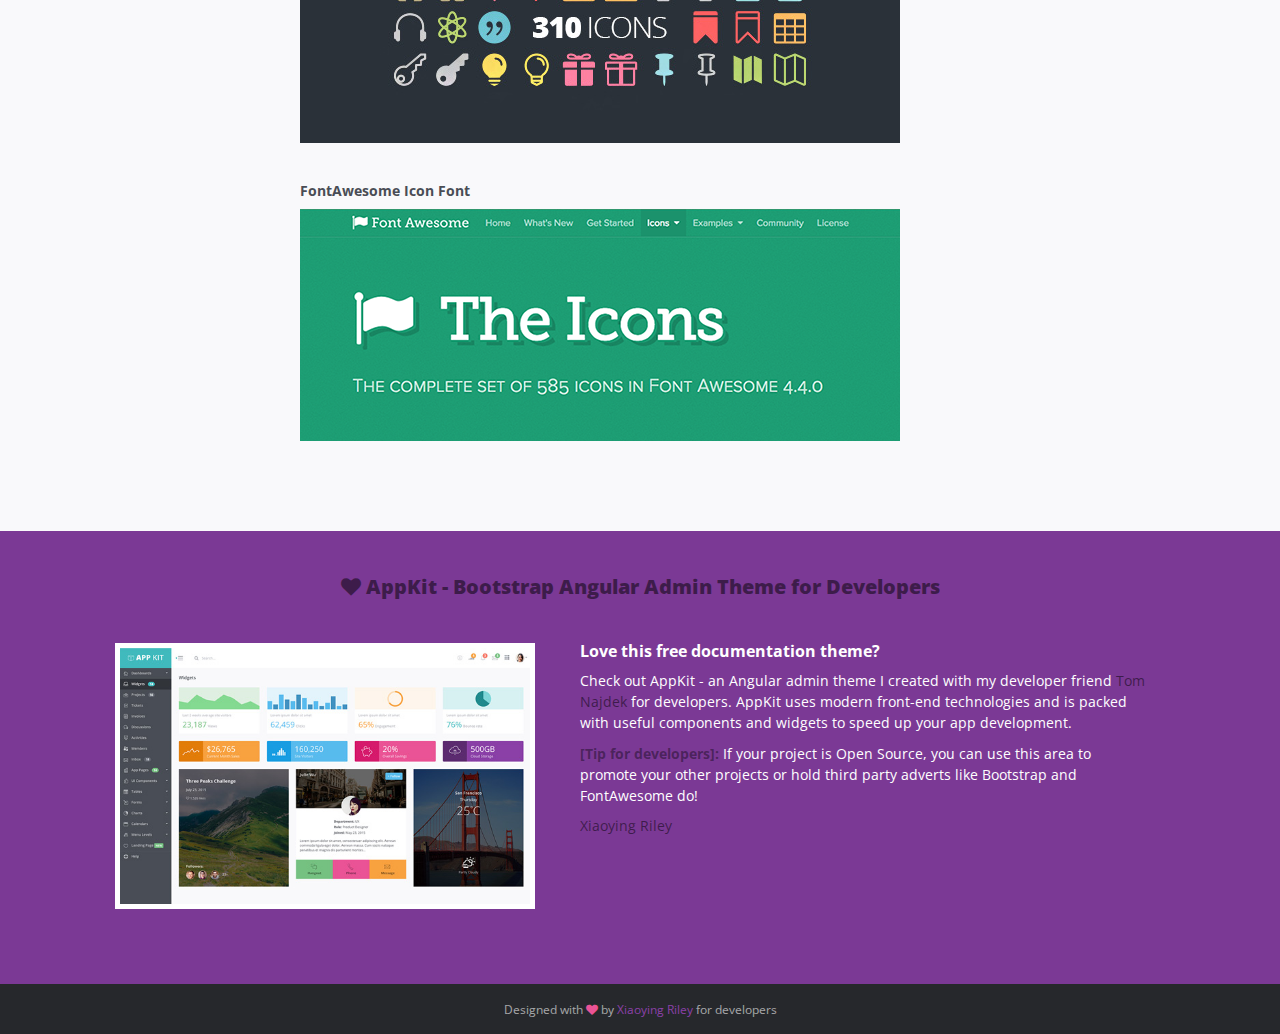
<file: start.html>
<!DOCTYPE html>
<!--[if IE 8]> <html lang="en" class="ie8"> <![endif]-->
<!--[if IE 9]> <html lang="en" class="ie9"> <![endif]-->
<!--[if !IE]><!--> <html lang="en"> <!--<![endif]-->
<head>
    <title>Responsive website template for documentations</title>
    <!-- Meta -->
    <meta charset="utf-8">
    <meta http-equiv="X-UA-Compatible" content="IE=edge">
    <meta name="viewport" content="width=device-width, initial-scale=1.0">
    <meta name="description" content="">
    <meta name="author" content="">
    <link rel="shortcut icon" href="favicon.ico">
    <link href="http://fonts.googleapis.com/css?family=Open+Sans:300italic,400italic,600italic,700italic,800italic,400,300,600,700,800" rel="stylesheet" type="text/css">
    <!-- Global CSS -->
    <link rel="stylesheet" href="assets/plugins/bootstrap/css/bootstrap.min.css">
    <!-- Plugins CSS -->
    <link rel="stylesheet" href="assets/plugins/font-awesome/css/font-awesome.css">
    <link rel="stylesheet" href="assets/plugins/prism/prism.css">
    <link rel="stylesheet" href="assets/plugins/elegant_font/css/style.css">

    <!-- Theme CSS -->
    <link id="theme-style" rel="stylesheet" href="assets/css/styles.css">
    <!-- HTML5 shim and Respond.js IE8 support of HTML5 elements and media queries -->
    <!--[if lt IE 9]>
      <script src="https://oss.maxcdn.com/html5shiv/3.7.2/html5shiv.min.js"></script>
      <script src="https://oss.maxcdn.com/respond/1.4.2/respond.min.js"></script>
    <![endif]-->

<!--Start of Tawk.to Script-->
<!--Start of Tawk.to Script-->
<!--Start of Tawk.to Script-->
<!--Start of Tawk.to Script-->
<!--Start of Tawk.to Script-->
<!--Start of Tawk.to Script-->
<script type="text/javascript">
var Tawk_API=Tawk_API||{}, Tawk_LoadStart=new Date();
(function(){
var s1=document.createElement("script"),s0=document.getElementsByTagName("script")[0];
s1.async=true;
s1.src='https://embed.tawk.to/5a90988d4b401e45400d2a4d/default';
s1.charset='UTF-8';
s1.setAttribute('crossorigin','*');
s0.parentNode.insertBefore(s1,s0);
})();
</script>
<!--End of Tawk.to Script-->

</head>

<body class="body-purple">
    <div class="page-wrapper">
        <!-- ******Header****** -->
        <header id="header" class="header">
            <div class="container">
                <div class="branding">
                    <h1 class="logo">
                        <a href="index.html">
                            <img class="stc_logo" src="assets/images/STC_Logo.jpg" alt="">
                        </a>
                    </h1>
                </div><!--//branding-->
                <ol class="breadcrumb">
                </ol>
            </div><!--//container-->
        </header><!--//header-->
        <div class="doc-wrapper">
            <div class="container">
                <div id="doc-header" class="doc-header text-center">
                    <h1 class="doc-title"><i class="icon fa fa-paper-plane"></i> User Guide</h1>
                    <div class="meta"><i class="fa fa-clock-o"></i> Last updated: March 2nd, 2018</div>
                </div><!--//doc-header-->
                <div class="doc-body">
                    <div class="doc-content">
                        <div class="content-inner">
                            <section id="download-section" class="doc-section">
                                <h2 class="section-title">Overview</h2>
                                <div class="section-block">
                                    <p>Fleet Control service provides you with the information you need to improve the day-to-day work efficiency at minimum cost. It guarantees safety, timely maintenance and high productivity of your fleet.‫‬‬ In this user guide, you will understand the basic and advanced functionilities used in the system.
                                    </p>
                                </div>
                            </section><!--//doc-section-->
                            <section id="installation-section" class="doc-section">
                                <h2 class="section-title">Basics</h2>
                                <div id="step1"  class="section-block">
                                    <h3 class="block-title">Locate vehicles</h3>
                                    <p>There are many ways to locate one of your fleet's vehicle on the map, the best way is to do as follows:
                                    </p>
                                   <div class="row">
                                       <div class="col-md-4 col-sm-6 col-xs-12">
                                         <img class="locate_button" src="assets/images/Locate_button.JPG" alt="">
                                       </div>
                                       <div class="col-md-8 col-sm-6 col-xs-12">
                                        <img class="Asset_table_locate" src="assets/images/Asset_table_locate.JPG" alt="">
                                        </div>
                                    </div>
                                    <div class="code-block">
                                        <h5>Steps</h5>
                                        <p><code> 1. Click "Locate" Button found on the map. <br>
                                        2. Under the Asset Name column, type your vehicle name.<br>
                                        3. Click on <img class="FCS_icons" src="assets/images/Locate_icon.JPG" alt=""> found under Actions column. </code></p>
                                    </div><!--//code-block-->
                                     <div class="callout-block callout-success">
                                        <div class="icon-holder">
                                            <i class="fa fa-thumbs-up"></i>
                                        </div><!--//icon-holder-->
                                        <div class="content">
                                            <h4 class="callout-title">Useful Tip</h4>
                                            <p>By clicking <img class="FCS_icons" src="assets/images/Follow_up_icon.JPG" alt=""> you can enable the Follow-Up mode, which allows you to monitor the vehicle as it moves.</p>
                                        </div><!--//content-->
                                    </div>
                                     <div class="callout-block callout-info">
                                        <div class="icon-holder">
                                            <i class="fa fa-info-circle"></i>
                                        </div><!--//icon-holder-->
                                        <div class="content">
                                            <h4 class="callout-title">Hint</h4>
                                            <p>To go back to the default map setting, click <img class ="reset_button" src="assets/images/Reset_button.JPG" alt=""> </p>
                                        </div><!--//content-->
                                    </div><!--//callout-block-->
                                    </div> <!--//section-block-->
                                    <!--//////////////////////////////////////////////////////////////////-->

                               <div id="step2"  class="section-block">
                                    <h3 class="block-title">Filter vehicles by status</h3>
                                    <p>You can locate more than one vehicle at the same time. To do this, follow the steps below:
                                    </p>
                                   <div class="row">
                                       <div class="col-md-4 col-sm-6 col-xs-12">
                                         <img class="locate_button" src="assets/images/Locate_button.JPG" alt="">
                                       </div>
                                       <div class="col-md-8 col-sm-6 col-xs-12">
                                        <img class="Asset_table_locate" src="assets/images/Locate_by_status.jpg" alt="">
                                        </div>
                                    </div>
                                    <div class="code-block">
                                        <h5>Steps</h5>
                                        <p><code> 1. Click "Locate" Button found on the map. <br>
                                        2. At the top of the window, choose the status<br>
                                     </code></p>
                                    </div><!--//code-block-->
                                </div><!--//section-block-->

                                <div id="step3"  class="section-block">
                                    <h3 class="block-title">Playback</h3>
                                    <p>You can watch a visual and interactive route display of vehicle activity from start-up to shut down. Look at any date to see where and how drivers spent their time. To do this, follow the steps below:
                                    </p>
                                    <div class="row">
                                       <div class="col-md-4 col-sm-6 col-xs-12">
                                         <img class="locate_button" src="assets/images/Playback_button.JPG" alt="">
                                       </div>
                                       <div class="col-md-8 col-sm-6 col-xs-12">
                                        <img class="Asset_table_locate" src="assets/images/playback_search_criteria.JPG" alt="">
                                        </div>
                                    </div>
                                    <div class="code-block">
                                        <h5>Steps</h5>
                                        <p><code> 1. Hover the mouse over "Location" and click on Playback. <br>
                                        2. Select the type play. <br>
                                        3. Select the region. <br>
                                        4. Select the city. <br>
                                        5. Select the department. <br>
                                        6. Select the asset (vehicle). <br>
                                        7. Select the date from. <br>
                                        8. Select the date to. <br>
                                        9. Click on <img class="play_button" src="assets/images/play_button.JPG" alt="">
                                     </code></p>
                                    </div><!--//code-block-->
                                     <div class="callout-block callout-success">
                                        <div class="icon-holder">
                                            <i class="fa fa-thumbs-up"></i>
                                        </div><!--//icon-holder-->
                                        <div class="content">
                                            <h4 class="callout-title">Useful Tips:</h4>
                                            <ul> <li> You can view the whole route if you choose the option "Routes" from Type.</li> <li>If the device support vehicle direction feature, you can check the "Show Direction" to display the direction on the map.</li></ul>
                                        </div><!--//content-->
                                    </div>
                                </div><!--//section-block-->
                            </section><!--//doc-section-->

                            <section id="code-section" class="doc-section">
                                <h2 class="section-title">Advanced</h2>
                                <h3 id="step4" class="block-title">Map type</h3>
                                    <p>
                                        There are four types of maps, OpenStreetMap <i>(Default)</i>, Google Map, Satellite and Terrain. You can change the map type from the icon <img class="map_type" src="assets/images/map_type.JPG" alt=""> found at the bottom right corner of the map.
                                    </p>

                                <h3 id="step5" class="block-title">Locate multiple vehicles</h3>

                                    <p> You can locate multiple vehicles on the map at the same time by following the steps below:
                                    </p>
                                    <div class="row">
                                       <div class="col-md-4 col-sm-6 col-xs-12">
                                         <img class="locate_button" src="assets/images/Locate_button.JPG" alt="">
                                       </div>
                                       <div class="col-md-8 col-sm-6 col-xs-12">
                                        <img class="locate_by_org_level" src="assets/images/Locate_multiple_vehicles.jpg" alt="">
                                        </div>
                                    </div>
                                    <div class="code-block">
                                        <h5>Steps</h5>
                                        <p><code> 1. Click "Locate" Button found on the map. <br>
                                        2. Check the vehicles you want to locate. <br>3. Click on "Locate" button.<br>
                                     </code></p>
                                    </div><!--//code-block-->

                                 <h3 id="step6" class="block-title">Locate by organization level</h3>

                                    <p> You can locate multiple vehicles on the map at the same time by following the steps below:
                                    </p>
                                    <div class="row">
                                       <div class="col-md-4 col-sm-6 col-xs-12">
                                         <img class="locate_button" src="assets/images/Locate_button.JPG" alt="">
                                       </div>
                                       <div class="col-md-8 col-sm-6 col-xs-12">
                                        <img class="locate_by_org_level" src="assets/images/locate_by.JPG" alt="">
                                        </div>
                                    </div>
                                    <div class="code-block">
                                        <h5>Steps</h5>
                                        <p><code> 1. Click "Locate" Button found on the map. <br>
                                        2. Click "Locate By" button. <br>3. Select the region. <br> 4. Select the city. <br> 5. Select the department. <br> 6. Click "Locate".
                                     </code></p>
                                    </div><!--//code-block-->
                                    <div class="callout-block callout-info">
                                        <div class="icon-holder">
                                            <i class="fa fa-info-circle"></i>
                                        </div><!--//icon-holder-->
                                        <div class="content">
                                            <h4 class="callout-title">Hint</h4>
                                            <p>You can locate a region if you skip steps 4 and 5. The same with the city if you skip step 5.</p>
                                        </div><!--//content-->
                                    </div><!--//callout-block-->

                               <h3 id="step7" class="block-title">Locate coordinates</h3>

                                    <p> You can locate coordinates on the map by entering the longitude and latitude. Follow the steps below:
                                    </p>
                                    <div class="row">
                                       <div class="col-md-4 col-sm-6 col-xs-12">
                                         <img class="locate_button" src="assets/images/Locate_button.JPG" alt="">
                                       </div>
                                       <div class="col-md-8 col-sm-6 col-xs-12">
                                        <img class="locate_by_org_level" src="assets/images/locate_by_coordinates.JPG" alt="">
                                        </div>
                                    </div>
                                    <div class="code-block">
                                        <h5>Steps</h5>
                                        <p><code> 1. Click "Locate" Button found on the map. <br>
                                        2. Click "Locate By" button. <br>3. Type the longitude. <br> 4. Type the latitude. <br> 5. Click "Locate".
                                     </code></p>
                                    </div><!--//code-block-->
                                <h3 id="step8" class="block-title">Show vehicle direction</h3>

                                    <p> If the device support vehicle direction feature, you can see in what direction the vehicle is heading. Follow the steps below:
                                    </p>
                                    <div class="row">
                                       <div class="col-md-4 col-sm-6 col-xs-12">
                                         <img class="locate_button" src="assets/images/Locate_button.JPG" alt="">
                                       </div>
                                       <div class="col-md-8 col-sm-6 col-xs-12">
                                        <img class="locate_by_org_level" src="assets/images/show_direction.JPG" alt="">
                                        </div>
                                    </div>
                                    <div class="code-block">
                                        <h5>Steps</h5>
                                        <p><code> 1. Click "Locate" Button found on the map. <br>
                                        2. Select the vehicle(s). <br>3. Click "Show direction.
                                     </code></p>
                                    </div><!--//code-block-->
                                <div id="python" class="section-block">
                                    <div class="code-block">
                                        <h6>Python Code Example</h6>
                                        <pre><code class="language-python">&gt;&gt;&gt; x = int(input(&quot;
Please enter an integer: &quot;)) Please enter an integer: 42
&gt;&gt;&gt; if x &lt; 0:
... x = 0
... print('Negative changed to zero')
... elif x == 0:
... print('Zero')
... elif x == 1:
... print('Single')
... else:
... print('More')
... More</code></pre>
                                    </div><!--//code-block-->
                                </div><!--//section-block-->
                                <div id="php" class="section-block">
                                    <div class="code-block">
                                        <h6>PHP Code Example</h6>
                                        <pre><code class="language-php">&lt;?php
$txt = &quot;Hello world!&quot;;
$x = 5;
$y = 10.5;

echo $txt;
echo &quot;&lt;br&gt;&quot;;
echo $x;
echo &quot;&lt;br&gt;&quot;;
echo $y;
?&gt;</code></pre>
                                    </div><!--//code-block-->
                                </div><!--//section-block-->
                                <div id="handlebars" class="section-block">
                                    <div class="code-block">
                                        <h6>Handlebars Code Example</h6>
                                        <pre><code class="language-handlebars">Handlebars.registerHelper('list', function(items, options) {
  var out = &quot;&lt;ul&gt;&quot;;

  for(var i=0, l=items.length; i&lt;l; i++) {
    out = out + &quot;&lt;li&gt;&quot; + options.fn(items[i]) + &quot;&lt;/li&gt;&quot;;
  }

  return out + &quot;&lt;/ul&gt;&quot;;
});</code></pre>
                                    </div><!--//code-block-->
                                    <div class="code-block">
                                        <h6>Git Code Example</h6>
                                        <pre><code class="language-git">$ git add Documentation.txt</code></pre>
                                    </div><!--//code-block-->
                                </div><!--//section-block-->
                            </section><!--//doc-section-->
                            <section id="callouts-section" class="doc-section">
                                <h2 class="section-title">Callouts</h2>
                                <div class="section-block">
                                    <p>Lorem ipsum dolor sit amet, consectetuer adipiscing elit. Aenean commodo ligula eget dolor. Aenean massa. Cum sociis natoque penatibus et magnis dis parturient montes, nascetur ridiculus mus. Donec quam felis, ultricies nec, pellentesque eu, pretium quis, sem. Nulla consequat massa quis enim. Donec pede justo, fringilla vel, aliquet nec, vulputate eget, arcu. In enim justo, rhoncus ut, imperdiet a, venenatis vitae, justo.
                                    </p>
                                </div>

                                <div class="section-block">
                                    <div class="callout-block callout-info">
                                        <div class="icon-holder">
                                            <i class="fa fa-info-circle"></i>
                                        </div><!--//icon-holder-->
                                        <div class="content">
                                            <h4 class="callout-title">Aenean imperdiet</h4>
                                            <p>Sed ut perspiciatis unde omnis iste natus error sit voluptatem accusantium <code>&lt;code&gt;</code> , Nemo enim ipsam voluptatem quia voluptas <a href="#">link example</a> sit aspernatur aut odit aut fugit.</p>
                                        </div><!--//content-->
                                    </div><!--//callout-block-->

                                    <div class="callout-block callout-warning">
                                        <div class="icon-holder">
                                            <i class="fa fa-bug"></i>
                                        </div><!--//icon-holder-->
                                        <div class="content">
                                            <h4 class="callout-title">Morbi posuere</h4>
                                            <p>Nunc hendrerit odio quis dignissim efficitur. Proin ut finibus libero. Morbi posuere fringilla felis eget sagittis. Fusce sem orci, cursus in tortor <a href="#">link example</a> tellus vel diam viverra elementum.</p>
                                        </div><!--//content-->
                                    </div><!--//callout-block-->

                                    <div class="callout-block callout-success">
                                        <div class="icon-holder">
                                            <i class="fa fa-thumbs-up"></i>
                                        </div><!--//icon-holder-->
                                        <div class="content">
                                            <h4 class="callout-title">Lorem ipsum dolor sit amet</h4>
                                            <p>Lorem ipsum dolor sit amet, consectetuer adipiscing elit. <a href="#">Link example</a> aenean commodo ligula eget dolor.</p>
                                        </div><!--//content-->
                                    </div><!--//callout-block-->

                                    <div class="callout-block callout-danger">
                                        <div class="icon-holder">
                                            <i class="fa fa-exclamation-triangle"></i>
                                        </div><!--//icon-holder-->
                                        <div class="content">
                                            <h4 class="callout-title">Interdum et malesuada</h4>
                                            <p>Morbi eget interdum sapien. Donec sed turpis sed nulla lacinia accumsan vitae ut tellus. Aenean vestibulum <a href="#">Link example</a> maximus ipsum vel dignissim. Morbi ornare elit sit amet massa feugiat, viverra dictum ipsum pellentesque. </p>
                                        </div><!--//content-->
                                    </div><!--//callout-block-->
                                </div>
                            </section><!--//doc-section-->
                            <section id="tables-section" class="doc-section">
                                <h2 class="section-title">Tables</h2>
                                <div class="section-block">
                                    <p>Lorem ipsum dolor sit amet, consectetuer adipiscing elit. Aenean commodo ligula eget dolor. Aenean massa. Cum sociis natoque penatibus et magnis dis parturient montes, nascetur ridiculus mus. Donec quam felis.
                                    </p>
                                </div>
                                <div class="section-block">
                                    <h6>Basic Table</h6>
                                    <div class="table-responsive">
                                        <table class="table">
                                            <thead>
                                                <tr>
                                                    <th>#</th>
                                                    <th>First Name</th>
                                                    <th>Last Name</th>
                                                    <th>Username</th>
                                                </tr>
                                            </thead>
                                            <tbody>
                                                <tr>
                                                    <th scope="row">1</th>
                                                    <td>Mark</td>
                                                    <td>Otto</td>
                                                    <td>@mdo</td>
                                                </tr>
                                                <tr>
                                                    <th scope="row">2</th>
                                                    <td>Jacob</td>
                                                    <td>Thornton</td>
                                                    <td>@fat</td>
                                                </tr>
                                                <tr>
                                                    <th scope="row">3</th>
                                                    <td>Larry</td>
                                                    <td>the Bird</td>
                                                    <td>@twitter</td>
                                                </tr>
                                            </tbody>
                                        </table>
                                    </div><!--//table-responsive-->
                                    <h6>Bordered Table</h6>
                                    <div class="table-responsive">
                                        <table class="table table-striped">
                                            <thead>
                                                <tr>
                                                    <th>#</th>
                                                    <th>First Name</th>
                                                    <th>Last Name</th>
                                                    <th>Username</th>
                                                </tr>
                                            </thead>
                                            <tbody>
                                                <tr>
                                                    <th scope="row">1</th>
                                                    <td>Mark</td>
                                                    <td>Otto</td>
                                                    <td>@mdo</td>
                                                </tr>
                                                <tr>
                                                    <th scope="row">2</th>
                                                    <td>Jacob</td>
                                                    <td>Thornton</td>
                                                    <td>@fat</td>
                                                </tr>
                                                <tr>
                                                    <th scope="row">3</th>
                                                    <td>Larry</td>
                                                    <td>the Bird</td>
                                                    <td>@twitter</td>
                                                </tr>
                                            </tbody>
                                        </table>
                                    </div><!--//table-responsive-->
                                    <h6>Striped Table</h6>
                                    <div class="table-responsive">
                                        <table class="table table-bordered">
                                            <thead>
                                                <tr>
                                                    <th>#</th>
                                                    <th>First Name</th>
                                                    <th>Last Name</th>
                                                    <th>Username</th>
                                                </tr>
                                            </thead>
                                            <tbody>
                                                <tr>
                                                    <th scope="row">1</th>
                                                    <td>Mark</td>
                                                    <td>Otto</td>
                                                    <td>@mdo</td>
                                                </tr>
                                                <tr>
                                                    <th scope="row">2</th>
                                                    <td>Jacob</td>
                                                    <td>Thornton</td>
                                                    <td>@fat</td>
                                                </tr>
                                                <tr>
                                                    <th scope="row">3</th>
                                                    <td>Larry</td>
                                                    <td>the Bird</td>
                                                    <td>@twitter</td>
                                                </tr>
                                            </tbody>
                                        </table>
                                    </div><!--//table-responsive-->
                                </div><!--//section-block-->
                            </section><!--//doc-section-->
                            <section id="buttons-section" class="doc-section">
                                <h2 class="section-title">Buttons</h2>
                                <div class="section-block">
                                    <p>Lorem ipsum dolor sit amet, consectetur adipiscing elit. Morbi nec imperdiet turpis. Curabitur aliquet pulvinar ultrices. Etiam at posuere leo. Proin ultrices ex et dapibus feugiat <a href="#">link example</a> aenean purus leo, faucibus at elit vel, aliquet scelerisque dui. Etiam quis elit euismod, imperdiet augue sit amet, imperdiet odio. Aenean sem erat, hendrerit  eu gravida id, dignissim ut ante. Nam consequat porttitor libero euismod congue.
                                    </p>
                                    <div class="row">
                                        <div class="col-md-6 col-sm-6 col-xs-12">
                                            <h6>Basic Buttons</h6>
                                            <ul class="list list-unstyled">
                                                <li><a href="#" class="btn btn-primary">Primary Button</a></li>
                                                <li><a href="#" class="btn btn-green">Green Button</a></li>
                                                <li><a href="#" class="btn btn-blue">Blue Button</a></li>
                                                <li><a href="#" class="btn btn-orange">Orange Button</a></li>
                                                <li><a href="#" class="btn btn-red">Red Button</a></li>
                                            </ul>
                                        </div>
                                        <div class="col-md-6 col-sm-6 col-xs-12">
                                            <h6>CTA Buttons</h6>
                                            <ul class="list list-unstyled">
                                                <li><a href="#" class="btn btn-primary btn-cta"><i class="fa fa-download"></i> Download Now</a></li>
                                                <li><a href="#" class="btn btn-green btn-cta"><i class="fa fa-code-fork"></i> Fork Now</a></li>
                                                <li><a href="#" class="btn btn-blue btn-cta"><i class="fa fa-play-circle"></i> Find Out Now</a></li>
                                                <li><a href="#" class="btn btn-orange btn-cta"><i class="fa fa-bug"></i> Report Bugs</a></li>
                                                <li><a href="#" class="btn btn-red btn-cta"><i class="fa fa-exclamation-circle"></i> Submit Issues</a></li>
                                            </ul>
                                        </div>
                                    </div><!--//row-->
                                </div><!--//section-block-->
                            </section><!--//doc-section-->
                            <section id="video-section" class="doc-section">
                                <h2 class="section-title">Video</h2>
                                <div class="section-block">
                                    <div class="row">
                                        <div class="col-md-6 col-sm-6 col-xs-12">
                                            <h6>Responsive Video 16:9</h6>
                                            <!-- 16:9 aspect ratio -->
                                            <div class="embed-responsive embed-responsive-16by9">
                                                <iframe class="embed-responsive-item" src="https://www.youtube.com/embed/ejBkOjEG6F0?rel=0&amp;controls=0&amp;showinfo=0" frameborder="0" allowfullscreen></iframe>
                                            </div>
                                        </div>
                                        <div class="col-md-6 col-sm-6 col-xs-12">
                                            <h6>Responsive Video 4:3</h6>
                                            <!-- 4:3 aspect ratio -->
                                            <div class="embed-responsive embed-responsive-4by3">
                                                <iframe class="embed-responsive-item" src="https://www.youtube.com/embed/ejBkOjEG6F0?rel=0&amp;controls=0&amp;showinfo=0" frameborder="0" allowfullscreen></iframe>
                                            </div>
                                        </div>
                                    </div><!--//row-->
                                </div><!--//section-block-->
                            <section id="icons-section" class="doc-section">
                                <h2 class="section-title">Icons</h2>
                                <div class="section-block">
                                    <p>Lorem ipsum dolor sit amet, consectetur adipiscing elit. Morbi nec imperdiet turpis. Curabitur aliquet pulvinar ultrices. Etiam at posuere leo. Proin ultrices ex et dapibus feugiat <a href="#">link example</a> aenean purus leo, faucibus at elit vel, aliquet scelerisque dui. Etiam quis elit euismod, imperdiet augue sit amet, imperdiet odio. Aenean sem erat, hendrerit  eu gravida id, dignissim ut ante. Nam consequat porttitor libero euismod congue.
                                    </p>
                                </div><!--//section-block-->
                                <div class="section-block">
                                    <h6>Elegant Icon Font</h6>
                                    <a href="https://www.elegantthemes.com/blog/resources/elegant-icon-font" target="_blank"><img class="img-responsive" src="assets/images/demo/elegant-icon-font.jpg" alt="elegant icons" /></a>
                                </div><!--//section-block-->
                                <div class="section-block">
                                    <h6>FontAwesome Icon Font</h6>
                                    <a href="https://fortawesome.github.io/Font-Awesome/" target="_blank"><img class="img-responsive" src="assets/images/demo/fontawesome-icons.png" alt="fontawesome" /></a>
                                </div><!--//section-block-->

                            </section><!--//doc-section-->

                            </section><!--//doc-section-->
                        </div><!--//content-inner-->
                    </div><!--//doc-content-->
                    <div class="doc-sidebar hidden-xs">
                        <nav id="doc-nav">
                            <ul id="doc-menu" class="nav doc-menu" data-spy="affix">
                                <li><a class="scrollto" href="#download-section">Overview</a></li>
                                <li>
                                    <a class="scrollto" href="#installation-section">Basics</a>
                                    <ul class="nav doc-sub-menu">
                                        <li><a class="scrollto" href="#step1">Locate vehicles</a></li>
                                        <li><a class="scrollto" href="#step2">Filter vehicles by status</a></li>
                                        <li><a class="scrollto" href="#step3">Playback</a></li>
                                    </ul><!--//nav-->
                                </li>
                                <li>
                                    <a class="scrollto" href="#code-section">Advanced</a>
                                    <ul class="nav doc-sub-menu">
                                        <li><a class="scrollto" href="#step4">Map type</a></li>
                                        <li><a class="scrollto" href="#step5">Locate multiple vehicles</a></li>
                                        <li><a class="scrollto" href="#step6">Locate by organization level</a></li>
                                        <li><a class="scrollto" href="#step7">Locate coordinates</a></li>
                                        <li><a class="scrollto" href="#step8">Show vehicle direction</a></li>
                                        <li><a class="scrollto" href="#python">Python</a></li>
                                        <li><a class="scrollto" href="#php">PHP</a></li>
                                        <li><a class="scrollto" href="#handlebars">Handlebars</a></li>
                                    </ul><!--//nav-->
                                </li>
                                <li><a class="scrollto" href="#callouts-section">Callouts</a></li>
                                <li><a class="scrollto" href="#tables-section">Tables</a></li>
                                <li><a class="scrollto" href="#buttons-section">Buttons</a></li>
                                <li><a class="scrollto" href="#video-section">Video</a></li>
                                <li><a class="scrollto" href="#icons-section">Icons</a></li>
                            </ul><!--//doc-menu-->
                        </nav>
                    </div><!--//doc-sidebar-->
                </div><!--//doc-body-->
            </div><!--//container-->
        </div><!--//doc-wrapper-->

        <div id="promo-block" class="promo-block">
            <div class="container">
                <div class="promo-block-inner">
                    <h3 class="promo-title text-center"><i class="fa fa-heart"></i> <a href="https://wrapbootstrap.com/theme/admin-appkit-admin-theme-angularjs-WB051SCJ1?ref=3wm" target="_blank">AppKit - Bootstrap Angular Admin Theme for Developers</a></h3>
                    <div class="row">
                        <div class="figure-holder col-md-5 col-sm-6 col-xs-12">
                            <div class="figure-holder-inner">
                                <a href="https://wrapbootstrap.com/theme/admin-appkit-admin-theme-angularjs-WB051SCJ1?ref=3wm" target="_blank"><img class="img-responsive" src="assets/images/demo/appkit-widgets-thumb.jpg" alt="AppKit Theme" /></a>
                                <a class="mask" href="https://wrapbootstrap.com/theme/admin-appkit-admin-theme-angularjs-WB051SCJ1?ref=3wm"><i class="icon fa fa-heart pink"></i></a>

                            </div>
                        </div><!--//figure-holder-->
                        <div class="content-holder col-md-7 col-sm-6 col-xs-12">
                            <div class="content-holder-inner">
                                <div class="desc">
                                    <h4 class="content-title"><strong>Love this free documentation theme?</strong></h4>
                                    <p>Check out AppKit - an Angular admin theme I created with my developer friend <a href="https://twitter.com/tnajdek">Tom Najdek</a> for developers. AppKit uses modern front-end technologies and is packed with useful components and widgets to speed up your app development.</p>
                                    <p><strong class="highlight">[Tip for developers]:</strong> If your project is Open Source, you can use this area to promote your other projects or hold third party adverts like Bootstrap and FontAwesome do!</p>
                                </div><!--//desc-->
                                <div class="author"><a href="http://themes.3rdwavemedia.com">Xiaoying Riley</a></div>
                            </div><!--//content-holder-inner-->
                        </div><!--//content-holder-->
                    </div><!--//row-->
                </div><!--//promo-block-inner-->
            </div><!--//container-->
        </div><!--//promo-block-->

    </div><!--//page-wrapper-->

    <footer id="footer" class="footer text-center">
        <div class="container">
            <!--/* This template is released under the Creative Commons Attribution 3.0 License. Please keep the attribution link below when using for your own project. Thank you for your support. :) If you'd like to use the template without the attribution, you can check out other license options via our website: themes.3rdwavemedia.com */-->
            <small class="copyright">Designed with <i class="fa fa-heart"></i> by <a href="http://themes.3rdwavemedia.com/" targe="_blank">Xiaoying Riley</a> for developers</small>

        </div><!--//container-->
    </footer><!--//footer-->


    <!-- Main Javascript -->
    <script type="text/javascript" src="assets/plugins/jquery-1.12.3.min.js"></script>
    <script type="text/javascript" src="assets/plugins/bootstrap/js/bootstrap.min.js"></script>
    <script type="text/javascript" src="assets/plugins/prism/prism.js"></script>
    <script type="text/javascript" src="assets/plugins/jquery-scrollTo/jquery.scrollTo.min.js"></script>
    <script type="text/javascript" src="assets/plugins/jquery-match-height/jquery.matchHeight-min.js"></script>
    <script type="text/javascript" src="assets/js/main.js"></script>

        </body>
    </html>
</file>
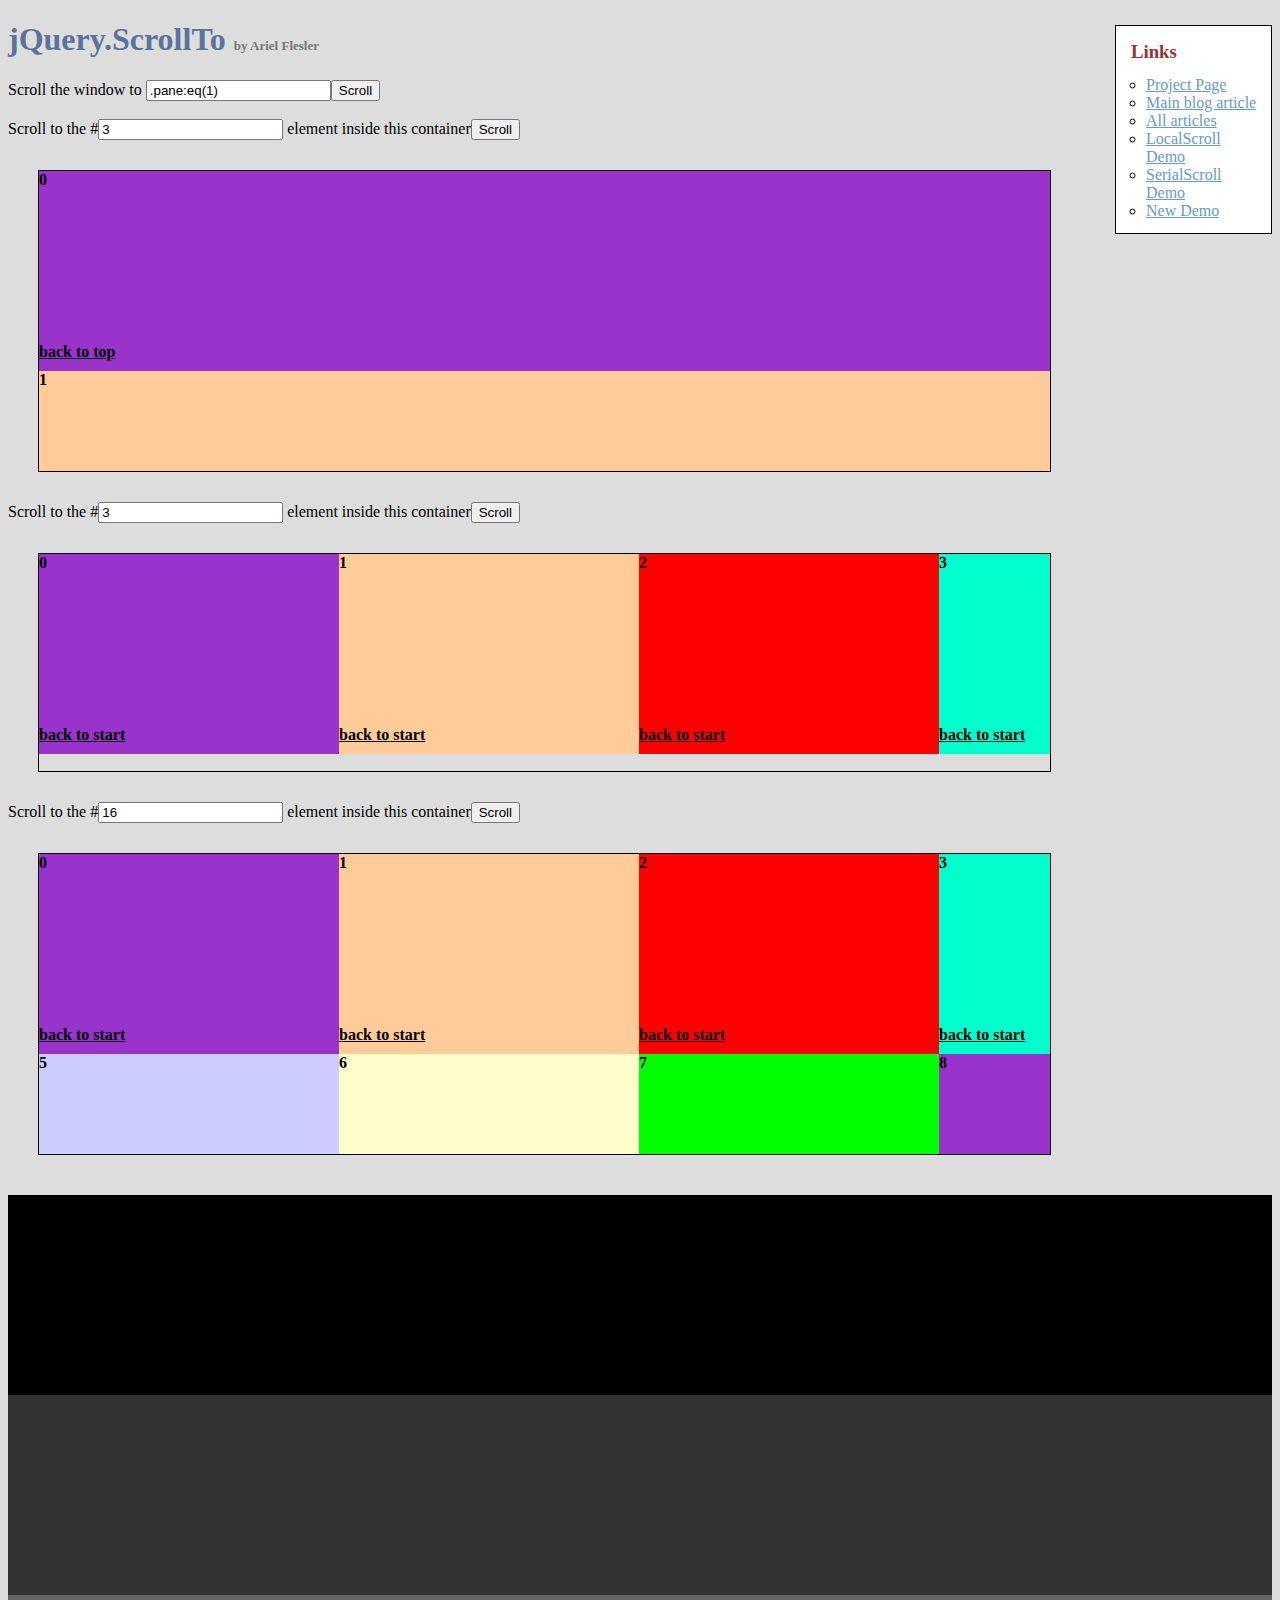
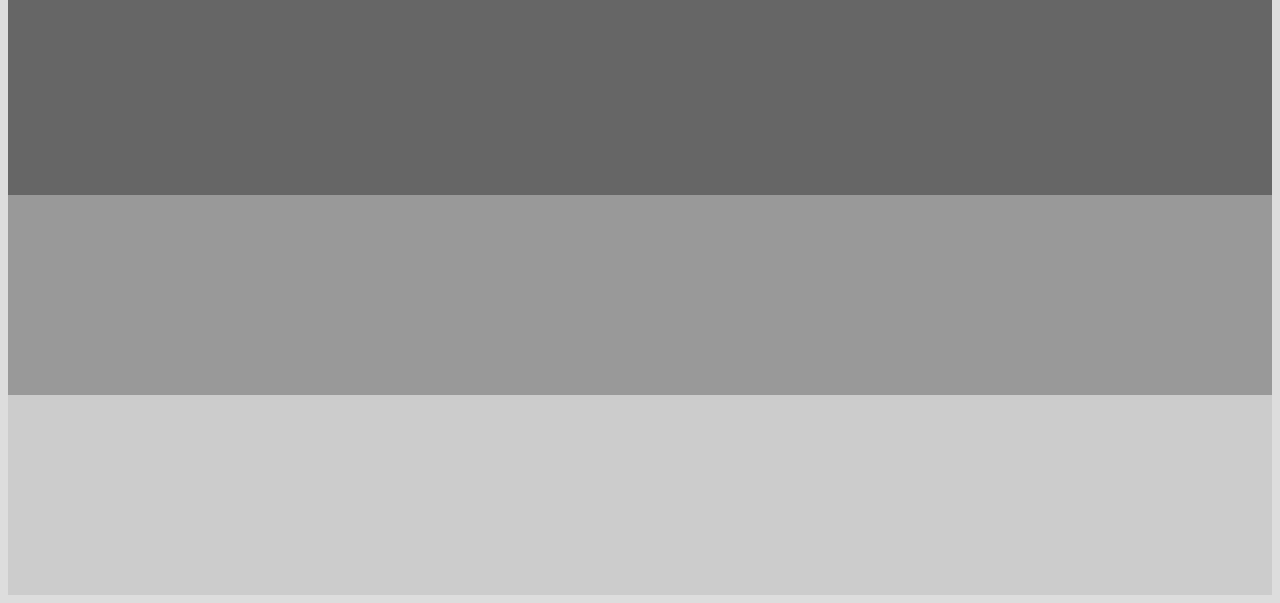
<file: assets/plugins/jquery-scrollTo/demo/index.old.html>
<!DOCTYPE html PUBLIC "-//W3C//DTD XHTML 1.0 Transitional//EN" "http://www.w3.org/TR/xhtml1/DTD/xhtml1-transitional.dtd">
<html xmlns="http://www.w3.org/1999/xhtml">
<head>
	<meta http-equiv="Content-Type" content="text/html; charset=iso-8859-1" />
	<title>jQuery.ScrollTo</title>
	<meta name="keywords" content="javascript, jquery, plugins, scroll, scrollTo, smooth, animation, to, effect, ariel, flesler, window, overflow, element, navigation, customizable" />
	<meta name="description" content="Demo of jQuery.scrollTo. Lightweight, cross-browser and highly customizable animated scrolling with jQuery, made by Ariel Flesler." />
	<meta name="robots" content="index,follow" />
	<link type="text/css" rel="stylesheet" href="css/style.old.css" />
	<script type="text/javascript" src="https://ajax.googleapis.com/ajax/libs/jquery/1.8.0/jquery.min.js"></script>
	<script type="text/javascript" src="../jquery.scrollTo.js"></script>
	<script type="text/javascript">
		jQuery(function( $ ){
			//borrowed from jQuery easing plugin
			//http://gsgd.co.uk/sandbox/jquery.easing.php
			$.easing.elasout = function(x, t, b, c, d) {
				var s=1.70158;var p=0;var a=c;
				if (t==0) return b;  if ((t/=d)==1) return b+c;  if (!p) p=d*.3;
				if (a < Math.abs(c)) { a=c; var s=p/4; }
				else var s = p/(2*Math.PI) * Math.asin (c/a);
				return a*Math.pow(2,-10*t) * Math.sin( (t*d-s)*(2*Math.PI)/p ) + c + b;
			};
			$('button').click(function(){//this is not the cleanest way to do this, I'm just keeping it short.
				var index = parseInt( $(this).prev('input').val() ) || 0;
				var $c = $(this).parent().next();
				$c.stop().scrollTo('li:eq('+index+')', {duration:2500, easing:'elasout',axis:$c.attr('id')});
			});
			$('#btn_screen').click(function(){
				$.scrollTo( $('#txt_screen').val(), {duration:2500} );
			});
			$('div.container a').click(function(){
				var $c = $(this).parents('.container');
				$c.stop().scrollTo( 0, {duration:2000,axis:$c.attr('id'), queue:true} );
				return false;
			});
		});
	</script>
</head>
<body>
	<h1>jQuery.ScrollTo&nbsp;<strong>by Ariel Flesler</strong></h1>
	<div id="links" class="part" style="width:135px">
		<h3>Links</h3>
		<ul>
			<li><a target="_blank" href="http://plugins.jquery.com/project/ScrollTo">Project Page</a></li>
			<li><a target="_blank" href="http://flesler.blogspot.com/2007/10/jqueryscrollto.html">Main blog article</a></li>
			<li><a target="_blank" href="http://flesler.blogspot.com/search/label/jQuery.ScrollTo">All articles</a></li>
			<li><a target="_blank" href="http://flesler.webs.com/jQuery.LocalScroll/">LocalScroll Demo</a></li>
			<li><a target="_blank" href="http://flesler.webs.com/jQuery.SerialScroll/">SerialScroll Demo</a></li>
			<li><a target="_blank" href="./" rel="prev" rev="next">New Demo</a></li>
		</ul>
	</div>
	<label for="txt_screen">Scroll the window to <input id="txt_screen" type="text" value=".pane:eq(1)" /><input id="btn_screen" type="button" value="Scroll" /></label><br /><br />
	<label>Scroll to the #<input type="text" value="3" /> element inside this container<button>Scroll</button></label>
	<div id="y" class="container">
		<ul>
			<li style="background-color:#9933CC;"><p>0</p><a href="#">back to top</a></li>
			<li style="background-color:#FFCC99;"><p>1</p><a href="#">back to top</a></li>
			<li style="background-color:#FF0000;"><p>2</p><a href="#">back to top</a></li>
			<li style="background-color:#00FFCC;"><p>3</p><a href="#">back to top</a></li>
			<li style="background-color:#663366;"><p>4</p><a href="#">back to top</a></li>
			<li style="background-color:#CCCCFF;"><p>5</p><a href="#">back to top</a></li>
			<li style="background-color:#FFFFCC;"><p>6</p><a href="#">back to top</a></li>
			<li style="background-color:#00FF00;"><p>7</p><a href="#">back to top</a></li>
		</ul>
	</div>
	<label>Scroll to the #<input type="text" value="3" /> element inside this container<button>Scroll</button></label>
	<div id="x" class="container">
		<ul style="width:4820px;">
			<li style="background-color:#9933CC;"><p>0</p><a href="#">back to start</a></li>
			<li style="background-color:#FFCC99;"><p>1</p><a href="#">back to start</a></li>
			<li style="background-color:#FF0000;"><p>2</p><a href="#">back to start</a></li>
			<li style="background-color:#00FFCC;"><p>3</p><a href="#">back to start</a></li>
			<li style="background-color:#663366;"><p>4</p><a href="#">back to start</a></li>
			<li style="background-color:#CCCCFF;"><p>5</p><a href="#">back to start</a></li>
			<li style="background-color:#FFFFCC;"><p>6</p><a href="#">back to start</a></li>
			<li style="background-color:#00FF00;"><p>7</p><a href="#">back to start</a></li>
			<li style="background-color:#9933CC;"><p>8</p><a href="#">back to start</a></li>
			<li style="background-color:#FFCC99;"><p>9</p><a href="#">back to start</a></li>
			<li style="background-color:#FF0000;"><p>10</p><a href="#">back to start</a></li>
			<li style="background-color:#00FFCC;"><p>11</p><a href="#">back to start</a></li>
			<li style="background-color:#663366;"><p>12</p><a href="#">back to start</a></li>
			<li style="background-color:#CCCCFF;"><p>13</p><a href="#">back to start</a></li>
			<li style="background-color:#FFFFCC;"><p>14</p><a href="#">back to start</a></li>
			<li style="background-color:#00FF00;"><p>15</p><a href="#">back to start</a></li>
		</ul>
	</div>
	<label>Scroll to the #<input type="text" value="16" /> element inside this container<button>Scroll</button></label>
	<div id="xy" class="container">
		<ul style="width:1500px;">
			<li style="background-color:#9933CC;"><p>0</p><a href="#">back to start</a></li>
			<li style="background-color:#FFCC99;"><p>1</p><a href="#">back to start</a></li>
			<li style="background-color:#FF0000;"><p>2</p><a href="#">back to start</a></li>
			<li style="background-color:#00FFCC;"><p>3</p><a href="#">back to start</a></li>
			<li style="background-color:#663366;"><p>4</p><a href="#">back to start</a></li>
			<li style="background-color:#CCCCFF;"><p>5</p><a href="#">back to start</a></li>
			<li style="background-color:#FFFFCC;"><p>6</p><a href="#">back to start</a></li>
			<li style="background-color:#00FF00;"><p>7</p><a href="#">back to start</a></li>
			<li style="background-color:#9933CC;"><p>8</p><a href="#">back to start</a></li>
			<li style="background-color:#FFCC99;"><p>9</p><a href="#">back to start</a></li>
			<li style="background-color:#FF0000;"><p>10</p><a href="#">back to start</a></li>
			<li style="background-color:#00FFCC;"><p>11</p><a href="#">back to start</a></li>
			<li style="background-color:#663366;"><p>12</p><a href="#">back to start</a></li>
			<li style="background-color:#CCCCFF;"><p>13</p><a href="#">back to start</a></li>
			<li style="background-color:#FFFFCC;"><p>14</p><a href="#">back to start</a></li>
			<li style="background-color:#00FF00;"><p>15</p><a href="#">back to start</a></li>
			<li style="background-color:#9933CC;"><p>16</p><a href="#">back to start</a></li>
			<li style="background-color:#FFCC99;"><p>17</p><a href="#">back to start</a></li>
			<li style="background-color:#FF0000;"><p>18</p><a href="#">back to start</a></li>
			<li style="background-color:#00FFCC;"><p>19</p><a href="#">back to start</a></li>
			<li style="background-color:#663366;"><p>20</p><a href="#">back to start</a></li>
			<li style="background-color:#CCCCFF;"><p>21</p><a href="#">back to start</a></li>
			<li style="background-color:#FFFFCC;"><p>22</p><a href="#">back to start</a></li>
			<li style="background-color:#00FF00;"><p>23</p><a href="#">back to start</a></li>
			<li style="background-color:#9933CC;"><p>24</p><a href="#">back to start</a></li>
			<li style="background-color:#FFCC99;"><p>25</p><a href="#">back to start</a></li>
			<li style="background-color:#FF0000;"><p>26</p><a href="#">back to start</a></li>
			<li style="background-color:#00FFCC;"><p>27</p><a href="#">back to start</a></li>
			<li style="background-color:#663366;"><p>28</p><a href="#">back to start</a></li>
			<li style="background-color:#CCCCFF;"><p>29</p><a href="#">back to start</a></li>
		</ul>
	</div>
	<div class="pane" style="background-color:#000000;margin-top:40px;"></div>
	<div class="pane" style="background-color:#333333;"></div>
	<div class="pane" style="background-color:#666666;"></div>
	<div class="pane" style="background-color:#999999;"></div>
	<div class="pane" style="background-color:#CCCCCC;"></div>
</body>
</html>
</file>
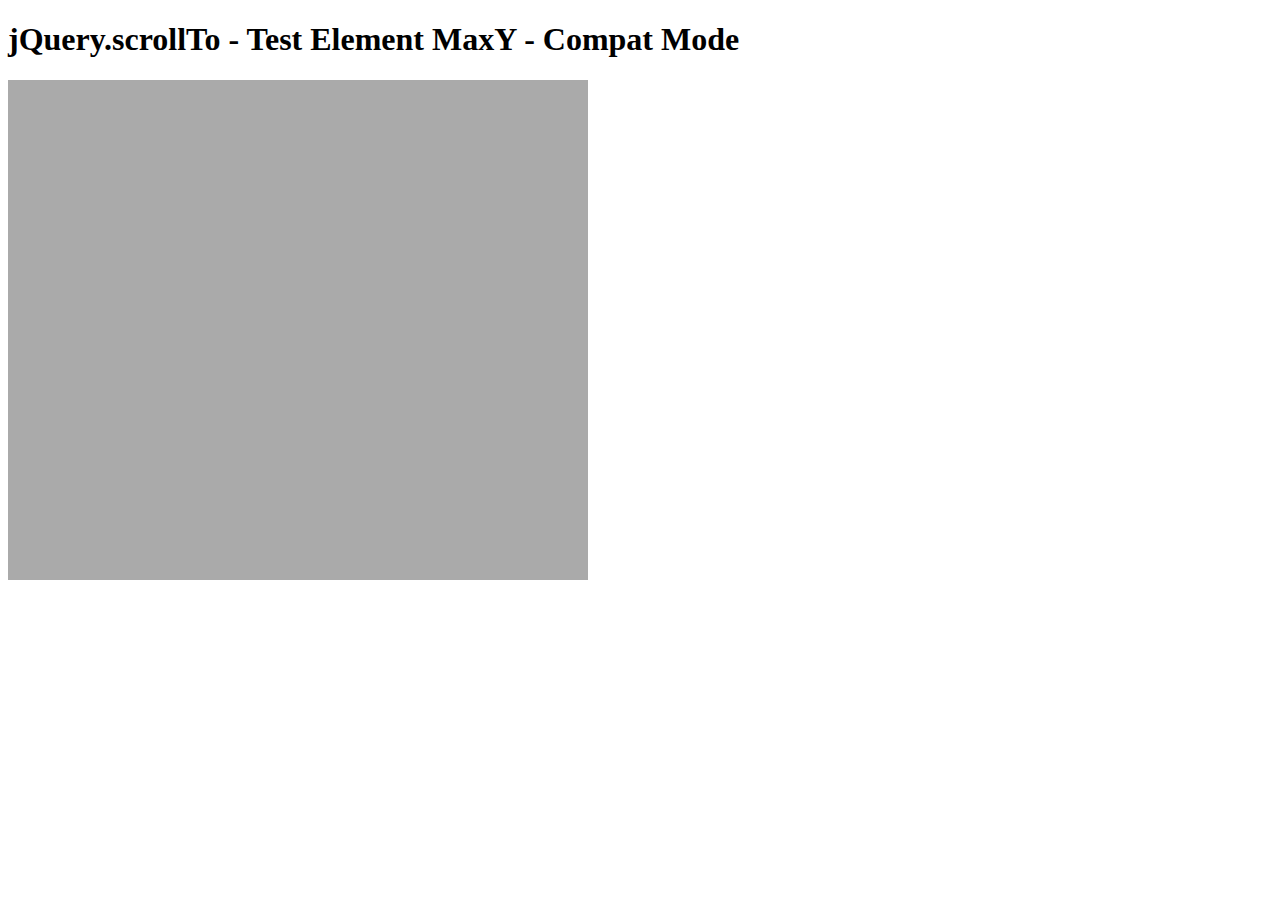
<file: assets/plugins/jquery-scrollTo/tests/ElemMaxY-compat.html>
<!DOCTYPE html PUBLIC "-//W3C//DTD XHTML 1.0 Transitional//EN" "http://www.w3.org/TR/xhtml1/DTD/xhtml1-transitional.dtd">
<html xmlns="http://www.w3.org/1999/xhtml">
<head>
	<meta http-equiv="Content-Type" content="text/html; charset=iso-8859-1" />
	<title>jQuery.scrollTo - Test Element MaxY - Compat Mode</title>
	<script type="text/javascript" src="https://code.jquery.com/jquery-1.11.0.js"></script>
	<script type="text/javascript" src="../jquery.scrollTo.js"></script>
	<script type="text/javascript" src="test.js"></script>
</head>
<body>
	<h1>jQuery.scrollTo - Test Element MaxY - Compat Mode</h1>

	<div id="viewport" style="width:600px;height:500px;overflow: auto">
		<div id="ua" style="height:1500px; width:500px; padding:0 40px; background-color:#AAA">
			&nbsp;
		</div>
	</div>
	<script type="text/javascript">
		$('#viewport').test();
	</script>
</html>
</file>
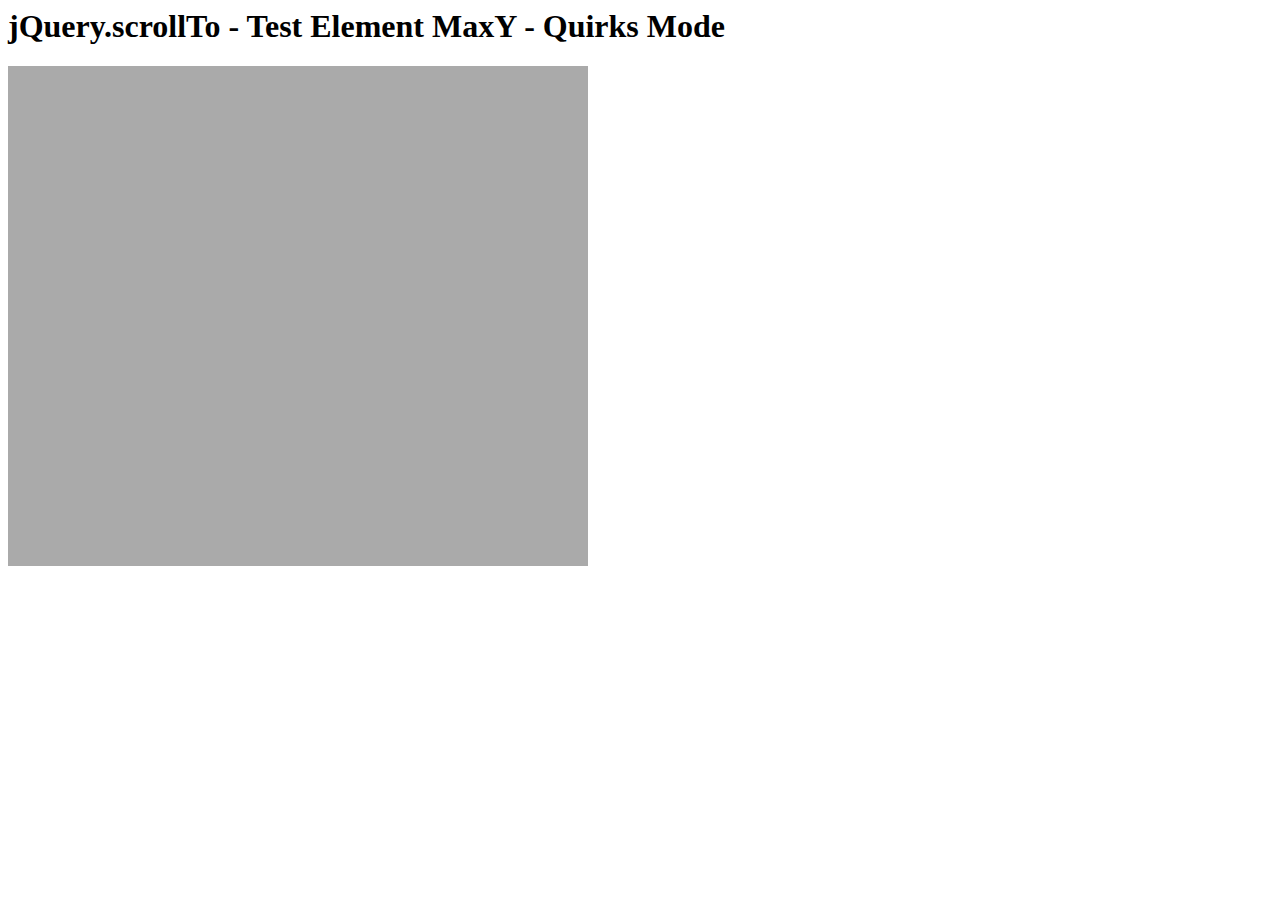
<file: assets/plugins/jquery-scrollTo/tests/ElemMaxY-quirks.html>
<html>
<head>
	<meta http-equiv="Content-Type" content="text/html; charset=iso-8859-1" />
	<title>jQuery.scrollTo - Test Element MaxY - Quirks Mode</title>
	<script type="text/javascript" src="https://code.jquery.com/jquery-1.11.0.js"></script>
	<script type="text/javascript" src="../jquery.scrollTo.js"></script>
	<script type="text/javascript" src="test.js"></script>
</head>
<body>
	<h1>jQuery.scrollTo - Test Element MaxY - Quirks Mode</h1>

	<div id="viewport" style="width:600px;height:500px;overflow: auto">
		<div id="ua" style="height:1500px; width:500px; padding:0 40px; background-color:#AAA">
			&nbsp;
		</div>
	</div>
	<script type="text/javascript">
		$('#viewport').test();
	</script>
</html>
</file>
<file: assets/plugins/elegant_font/css/style.css>
@font-face {
	font-family: 'ElegantIcons';
	src:url('fonts/ElegantIcons.eot');
	src:url('fonts/ElegantIcons.eot?#iefix') format('embedded-opentype'),
		url('fonts/ElegantIcons.woff') format('woff'),
		url('fonts/ElegantIcons.ttf') format('truetype'),
		url('fonts/ElegantIcons.svg#ElegantIcons') format('svg');
	font-weight: normal;
	font-style: normal;
}

/* Use the following CSS code if you want to use data attributes for inserting your icons */
[data-icon]:before {
	font-family: 'ElegantIcons';
	content: attr(data-icon);
	speak: none;
	font-weight: normal;
	font-variant: normal;
	text-transform: none;
	line-height: 1;
	-webkit-font-smoothing: antialiased;
	-moz-osx-font-smoothing: grayscale;
}

/* Use the following CSS code if you want to have a class per icon */
/*
Instead of a list of all class selectors,
you can use the generic selector below, but it's slower:
[class*="your-class-prefix"] {
*/
.arrow_up, .arrow_down, .arrow_left, .arrow_right, .arrow_left-up, .arrow_right-up, .arrow_right-down, .arrow_left-down, .arrow-up-down, .arrow_up-down_alt, .arrow_left-right_alt, .arrow_left-right, .arrow_expand_alt2, .arrow_expand_alt, .arrow_condense, .arrow_expand, .arrow_move, .arrow_carrot-up, .arrow_carrot-down, .arrow_carrot-left, .arrow_carrot-right, .arrow_carrot-2up, .arrow_carrot-2down, .arrow_carrot-2left, .arrow_carrot-2right, .arrow_carrot-up_alt2, .arrow_carrot-down_alt2, .arrow_carrot-left_alt2, .arrow_carrot-right_alt2, .arrow_carrot-2up_alt2, .arrow_carrot-2down_alt2, .arrow_carrot-2left_alt2, .arrow_carrot-2right_alt2, .arrow_triangle-up, .arrow_triangle-down, .arrow_triangle-left, .arrow_triangle-right, .arrow_triangle-up_alt2, .arrow_triangle-down_alt2, .arrow_triangle-left_alt2, .arrow_triangle-right_alt2, .arrow_back, .icon_minus-06, .icon_plus, .icon_close, .icon_check, .icon_minus_alt2, .icon_plus_alt2, .icon_close_alt2, .icon_check_alt2, .icon_zoom-out_alt, .icon_zoom-in_alt, .icon_search, .icon_box-empty, .icon_box-selected, .icon_minus-box, .icon_plus-box, .icon_box-checked, .icon_circle-empty, .icon_circle-slelected, .icon_stop_alt2, .icon_stop, .icon_pause_alt2, .icon_pause, .icon_menu, .icon_menu-square_alt2, .icon_menu-circle_alt2, .icon_ul, .icon_ol, .icon_adjust-horiz, .icon_adjust-vert, .icon_document_alt, .icon_documents_alt, .icon_pencil, .icon_pencil-edit_alt, .icon_pencil-edit, .icon_folder-alt, .icon_folder-open_alt, .icon_folder-add_alt, .icon_info_alt, .icon_error-oct_alt, .icon_error-circle_alt, .icon_error-triangle_alt, .icon_question_alt2, .icon_question, .icon_comment_alt, .icon_chat_alt, .icon_vol-mute_alt, .icon_volume-low_alt, .icon_volume-high_alt, .icon_quotations, .icon_quotations_alt2, .icon_clock_alt, .icon_lock_alt, .icon_lock-open_alt, .icon_key_alt, .icon_cloud_alt, .icon_cloud-upload_alt, .icon_cloud-download_alt, .icon_image, .icon_images, .icon_lightbulb_alt, .icon_gift_alt, .icon_house_alt, .icon_genius, .icon_mobile, .icon_tablet, .icon_laptop, .icon_desktop, .icon_camera_alt, .icon_mail_alt, .icon_cone_alt, .icon_ribbon_alt, .icon_bag_alt, .icon_creditcard, .icon_cart_alt, .icon_paperclip, .icon_tag_alt, .icon_tags_alt, .icon_trash_alt, .icon_cursor_alt, .icon_mic_alt, .icon_compass_alt, .icon_pin_alt, .icon_pushpin_alt, .icon_map_alt, .icon_drawer_alt, .icon_toolbox_alt, .icon_book_alt, .icon_calendar, .icon_film, .icon_table, .icon_contacts_alt, .icon_headphones, .icon_lifesaver, .icon_piechart, .icon_refresh, .icon_link_alt, .icon_link, .icon_loading, .icon_blocked, .icon_archive_alt, .icon_heart_alt, .icon_star_alt, .icon_star-half_alt, .icon_star, .icon_star-half, .icon_tools, .icon_tool, .icon_cog, .icon_cogs, .arrow_up_alt, .arrow_down_alt, .arrow_left_alt, .arrow_right_alt, .arrow_left-up_alt, .arrow_right-up_alt, .arrow_right-down_alt, .arrow_left-down_alt, .arrow_condense_alt, .arrow_expand_alt3, .arrow_carrot_up_alt, .arrow_carrot-down_alt, .arrow_carrot-left_alt, .arrow_carrot-right_alt, .arrow_carrot-2up_alt, .arrow_carrot-2dwnn_alt, .arrow_carrot-2left_alt, .arrow_carrot-2right_alt, .arrow_triangle-up_alt, .arrow_triangle-down_alt, .arrow_triangle-left_alt, .arrow_triangle-right_alt, .icon_minus_alt, .icon_plus_alt, .icon_close_alt, .icon_check_alt, .icon_zoom-out, .icon_zoom-in, .icon_stop_alt, .icon_menu-square_alt, .icon_menu-circle_alt, .icon_document, .icon_documents, .icon_pencil_alt, .icon_folder, .icon_folder-open, .icon_folder-add, .icon_folder_upload, .icon_folder_download, .icon_info, .icon_error-circle, .icon_error-oct, .icon_error-triangle, .icon_question_alt, .icon_comment, .icon_chat, .icon_vol-mute, .icon_volume-low, .icon_volume-high, .icon_quotations_alt, .icon_clock, .icon_lock, .icon_lock-open, .icon_key, .icon_cloud, .icon_cloud-upload, .icon_cloud-download, .icon_lightbulb, .icon_gift, .icon_house, .icon_camera, .icon_mail, .icon_cone, .icon_ribbon, .icon_bag, .icon_cart, .icon_tag, .icon_tags, .icon_trash, .icon_cursor, .icon_mic, .icon_compass, .icon_pin, .icon_pushpin, .icon_map, .icon_drawer, .icon_toolbox, .icon_book, .icon_contacts, .icon_archive, .icon_heart, .icon_profile, .icon_group, .icon_grid-2x2, .icon_grid-3x3, .icon_music, .icon_pause_alt, .icon_phone, .icon_upload, .icon_download, .social_facebook, .social_twitter, .social_pinterest, .social_googleplus, .social_tumblr, .social_tumbleupon, .social_wordpress, .social_instagram, .social_dribbble, .social_vimeo, .social_linkedin, .social_rss, .social_deviantart, .social_share, .social_myspace, .social_skype, .social_youtube, .social_picassa, .social_googledrive, .social_flickr, .social_blogger, .social_spotify, .social_delicious, .social_facebook_circle, .social_twitter_circle, .social_pinterest_circle, .social_googleplus_circle, .social_tumblr_circle, .social_stumbleupon_circle, .social_wordpress_circle, .social_instagram_circle, .social_dribbble_circle, .social_vimeo_circle, .social_linkedin_circle, .social_rss_circle, .social_deviantart_circle, .social_share_circle, .social_myspace_circle, .social_skype_circle, .social_youtube_circle, .social_picassa_circle, .social_googledrive_alt2, .social_flickr_circle, .social_blogger_circle, .social_spotify_circle, .social_delicious_circle, .social_facebook_square, .social_twitter_square, .social_pinterest_square, .social_googleplus_square, .social_tumblr_square, .social_stumbleupon_square, .social_wordpress_square, .social_instagram_square, .social_dribbble_square, .social_vimeo_square, .social_linkedin_square, .social_rss_square, .social_deviantart_square, .social_share_square, .social_myspace_square, .social_skype_square, .social_youtube_square, .social_picassa_square, .social_googledrive_square, .social_flickr_square, .social_blogger_square, .social_spotify_square, .social_delicious_square, .icon_printer, .icon_calulator, .icon_building, .icon_floppy, .icon_drive, .icon_search-2, .icon_id, .icon_id-2, .icon_puzzle, .icon_like, .icon_dislike, .icon_mug, .icon_currency, .icon_wallet, .icon_pens, .icon_easel, .icon_flowchart, .icon_datareport, .icon_briefcase, .icon_shield, .icon_percent, .icon_globe, .icon_globe-2, .icon_target, .icon_hourglass, .icon_balance, .icon_rook, .icon_printer-alt, .icon_calculator_alt, .icon_building_alt, .icon_floppy_alt, .icon_drive_alt, .icon_search_alt, .icon_id_alt, .icon_id-2_alt, .icon_puzzle_alt, .icon_like_alt, .icon_dislike_alt, .icon_mug_alt, .icon_currency_alt, .icon_wallet_alt, .icon_pens_alt, .icon_easel_alt, .icon_flowchart_alt, .icon_datareport_alt, .icon_briefcase_alt, .icon_shield_alt, .icon_percent_alt, .icon_globe_alt, .icon_clipboard {
	font-family: 'ElegantIcons';
	speak: none;
	font-style: normal;
	font-weight: normal;
	font-variant: normal;
	text-transform: none;
	line-height: 1;
	-webkit-font-smoothing: antialiased;
}
.arrow_up:before {
	content: "\21";
}
.arrow_down:before {
	content: "\22";
}
.arrow_left:before {
	content: "\23";
}
.arrow_right:before {
	content: "\24";
}
.arrow_left-up:before {
	content: "\25";
}
.arrow_right-up:before {
	content: "\26";
}
.arrow_right-down:before {
	content: "\27";
}
.arrow_left-down:before {
	content: "\28";
}
.arrow-up-down:before {
	content: "\29";
}
.arrow_up-down_alt:before {
	content: "\2a";
}
.arrow_left-right_alt:before {
	content: "\2b";
}
.arrow_left-right:before {
	content: "\2c";
}
.arrow_expand_alt2:before {
	content: "\2d";
}
.arrow_expand_alt:before {
	content: "\2e";
}
.arrow_condense:before {
	content: "\2f";
}
.arrow_expand:before {
	content: "\30";
}
.arrow_move:before {
	content: "\31";
}
.arrow_carrot-up:before {
	content: "\32";
}
.arrow_carrot-down:before {
	content: "\33";
}
.arrow_carrot-left:before {
	content: "\34";
}
.arrow_carrot-right:before {
	content: "\35";
}
.arrow_carrot-2up:before {
	content: "\36";
}
.arrow_carrot-2down:before {
	content: "\37";
}
.arrow_carrot-2left:before {
	content: "\38";
}
.arrow_carrot-2right:before {
	content: "\39";
}
.arrow_carrot-up_alt2:before {
	content: "\3a";
}
.arrow_carrot-down_alt2:before {
	content: "\3b";
}
.arrow_carrot-left_alt2:before {
	content: "\3c";
}
.arrow_carrot-right_alt2:before {
	content: "\3d";
}
.arrow_carrot-2up_alt2:before {
	content: "\3e";
}
.arrow_carrot-2down_alt2:before {
	content: "\3f";
}
.arrow_carrot-2left_alt2:before {
	content: "\40";
}
.arrow_carrot-2right_alt2:before {
	content: "\41";
}
.arrow_triangle-up:before {
	content: "\42";
}
.arrow_triangle-down:before {
	content: "\43";
}
.arrow_triangle-left:before {
	content: "\44";
}
.arrow_triangle-right:before {
	content: "\45";
}
.arrow_triangle-up_alt2:before {
	content: "\46";
}
.arrow_triangle-down_alt2:before {
	content: "\47";
}
.arrow_triangle-left_alt2:before {
	content: "\48";
}
.arrow_triangle-right_alt2:before {
	content: "\49";
}
.arrow_back:before {
	content: "\4a";
}
.icon_minus-06:before {
	content: "\4b";
}
.icon_plus:before {
	content: "\4c";
}
.icon_close:before {
	content: "\4d";
}
.icon_check:before {
	content: "\4e";
}
.icon_minus_alt2:before {
	content: "\4f";
}
.icon_plus_alt2:before {
	content: "\50";
}
.icon_close_alt2:before {
	content: "\51";
}
.icon_check_alt2:before {
	content: "\52";
}
.icon_zoom-out_alt:before {
	content: "\53";
}
.icon_zoom-in_alt:before {
	content: "\54";
}
.icon_search:before {
	content: "\55";
}
.icon_box-empty:before {
	content: "\56";
}
.icon_box-selected:before {
	content: "\57";
}
.icon_minus-box:before {
	content: "\58";
}
.icon_plus-box:before {
	content: "\59";
}
.icon_box-checked:before {
	content: "\5a";
}
.icon_circle-empty:before {
	content: "\5b";
}
.icon_circle-slelected:before {
	content: "\5c";
}
.icon_stop_alt2:before {
	content: "\5d";
}
.icon_stop:before {
	content: "\5e";
}
.icon_pause_alt2:before {
	content: "\5f";
}
.icon_pause:before {
	content: "\60";
}
.icon_menu:before {
	content: "\61";
}
.icon_menu-square_alt2:before {
	content: "\62";
}
.icon_menu-circle_alt2:before {
	content: "\63";
}
.icon_ul:before {
	content: "\64";
}
.icon_ol:before {
	content: "\65";
}
.icon_adjust-horiz:before {
	content: "\66";
}
.icon_adjust-vert:before {
	content: "\67";
}
.icon_document_alt:before {
	content: "\68";
}
.icon_documents_alt:before {
	content: "\69";
}
.icon_pencil:before {
	content: "\6a";
}
.icon_pencil-edit_alt:before {
	content: "\6b";
}
.icon_pencil-edit:before {
	content: "\6c";
}
.icon_folder-alt:before {
	content: "\6d";
}
.icon_folder-open_alt:before {
	content: "\6e";
}
.icon_folder-add_alt:before {
	content: "\6f";
}
.icon_info_alt:before {
	content: "\70";
}
.icon_error-oct_alt:before {
	content: "\71";
}
.icon_error-circle_alt:before {
	content: "\72";
}
.icon_error-triangle_alt:before {
	content: "\73";
}
.icon_question_alt2:before {
	content: "\74";
}
.icon_question:before {
	content: "\75";
}
.icon_comment_alt:before {
	content: "\76";
}
.icon_chat_alt:before {
	content: "\77";
}
.icon_vol-mute_alt:before {
	content: "\78";
}
.icon_volume-low_alt:before {
	content: "\79";
}
.icon_volume-high_alt:before {
	content: "\7a";
}
.icon_quotations:before {
	content: "\7b";
}
.icon_quotations_alt2:before {
	content: "\7c";
}
.icon_clock_alt:before {
	content: "\7d";
}
.icon_lock_alt:before {
	content: "\7e";
}
.icon_lock-open_alt:before {
	content: "\e000";
}
.icon_key_alt:before {
	content: "\e001";
}
.icon_cloud_alt:before {
	content: "\e002";
}
.icon_cloud-upload_alt:before {
	content: "\e003";
}
.icon_cloud-download_alt:before {
	content: "\e004";
}
.icon_image:before {
	content: "\e005";
}
.icon_images:before {
	content: "\e006";
}
.icon_lightbulb_alt:before {
	content: "\e007";
}
.icon_gift_alt:before {
	content: "\e008";
}
.icon_house_alt:before {
	content: "\e009";
}
.icon_genius:before {
	content: "\e00a";
}
.icon_mobile:before {
	content: "\e00b";
}
.icon_tablet:before {
	content: "\e00c";
}
.icon_laptop:before {
	content: "\e00d";
}
.icon_desktop:before {
	content: "\e00e";
}
.icon_camera_alt:before {
	content: "\e00f";
}
.icon_mail_alt:before {
	content: "\e010";
}
.icon_cone_alt:before {
	content: "\e011";
}
.icon_ribbon_alt:before {
	content: "\e012";
}
.icon_bag_alt:before {
	content: "\e013";
}
.icon_creditcard:before {
	content: "\e014";
}
.icon_cart_alt:before {
	content: "\e015";
}
.icon_paperclip:before {
	content: "\e016";
}
.icon_tag_alt:before {
	content: "\e017";
}
.icon_tags_alt:before {
	content: "\e018";
}
.icon_trash_alt:before {
	content: "\e019";
}
.icon_cursor_alt:before {
	content: "\e01a";
}
.icon_mic_alt:before {
	content: "\e01b";
}
.icon_compass_alt:before {
	content: "\e01c";
}
.icon_pin_alt:before {
	content: "\e01d";
}
.icon_pushpin_alt:before {
	content: "\e01e";
}
.icon_map_alt:before {
	content: "\e01f";
}
.icon_drawer_alt:before {
	content: "\e020";
}
.icon_toolbox_alt:before {
	content: "\e021";
}
.icon_book_alt:before {
	content: "\e022";
}
.icon_calendar:before {
	content: "\e023";
}
.icon_film:before {
	content: "\e024";
}
.icon_table:before {
	content: "\e025";
}
.icon_contacts_alt:before {
	content: "\e026";
}
.icon_headphones:before {
	content: "\e027";
}
.icon_lifesaver:before {
	content: "\e028";
}
.icon_piechart:before {
	content: "\e029";
}
.icon_refresh:before {
	content: "\e02a";
}
.icon_link_alt:before {
	content: "\e02b";
}
.icon_link:before {
	content: "\e02c";
}
.icon_loading:before {
	content: "\e02d";
}
.icon_blocked:before {
	content: "\e02e";
}
.icon_archive_alt:before {
	content: "\e02f";
}
.icon_heart_alt:before {
	content: "\e030";
}
.icon_star_alt:before {
	content: "\e031";
}
.icon_star-half_alt:before {
	content: "\e032";
}
.icon_star:before {
	content: "\e033";
}
.icon_star-half:before {
	content: "\e034";
}
.icon_tools:before {
	content: "\e035";
}
.icon_tool:before {
	content: "\e036";
}
.icon_cog:before {
	content: "\e037";
}
.icon_cogs:before {
	content: "\e038";
}
.arrow_up_alt:before {
	content: "\e039";
}
.arrow_down_alt:before {
	content: "\e03a";
}
.arrow_left_alt:before {
	content: "\e03b";
}
.arrow_right_alt:before {
	content: "\e03c";
}
.arrow_left-up_alt:before {
	content: "\e03d";
}
.arrow_right-up_alt:before {
	content: "\e03e";
}
.arrow_right-down_alt:before {
	content: "\e03f";
}
.arrow_left-down_alt:before {
	content: "\e040";
}
.arrow_condense_alt:before {
	content: "\e041";
}
.arrow_expand_alt3:before {
	content: "\e042";
}
.arrow_carrot_up_alt:before {
	content: "\e043";
}
.arrow_carrot-down_alt:before {
	content: "\e044";
}
.arrow_carrot-left_alt:before {
	content: "\e045";
}
.arrow_carrot-right_alt:before {
	content: "\e046";
}
.arrow_carrot-2up_alt:before {
	content: "\e047";
}
.arrow_carrot-2dwnn_alt:before {
	content: "\e048";
}
.arrow_carrot-2left_alt:before {
	content: "\e049";
}
.arrow_carrot-2right_alt:before {
	content: "\e04a";
}
.arrow_triangle-up_alt:before {
	content: "\e04b";
}
.arrow_triangle-down_alt:before {
	content: "\e04c";
}
.arrow_triangle-left_alt:before {
	content: "\e04d";
}
.arrow_triangle-right_alt:before {
	content: "\e04e";
}
.icon_minus_alt:before {
	content: "\e04f";
}
.icon_plus_alt:before {
	content: "\e050";
}
.icon_close_alt:before {
	content: "\e051";
}
.icon_check_alt:before {
	content: "\e052";
}
.icon_zoom-out:before {
	content: "\e053";
}
.icon_zoom-in:before {
	content: "\e054";
}
.icon_stop_alt:before {
	content: "\e055";
}
.icon_menu-square_alt:before {
	content: "\e056";
}
.icon_menu-circle_alt:before {
	content: "\e057";
}
.icon_document:before {
	content: "\e058";
}
.icon_documents:before {
	content: "\e059";
}
.icon_pencil_alt:before {
	content: "\e05a";
}
.icon_folder:before {
	content: "\e05b";
}
.icon_folder-open:before {
	content: "\e05c";
}
.icon_folder-add:before {
	content: "\e05d";
}
.icon_folder_upload:before {
	content: "\e05e";
}
.icon_folder_download:before {
	content: "\e05f";
}
.icon_info:before {
	content: "\e060";
}
.icon_error-circle:before {
	content: "\e061";
}
.icon_error-oct:before {
	content: "\e062";
}
.icon_error-triangle:before {
	content: "\e063";
}
.icon_question_alt:before {
	content: "\e064";
}
.icon_comment:before {
	content: "\e065";
}
.icon_chat:before {
	content: "\e066";
}
.icon_vol-mute:before {
	content: "\e067";
}
.icon_volume-low:before {
	content: "\e068";
}
.icon_volume-high:before {
	content: "\e069";
}
.icon_quotations_alt:before {
	content: "\e06a";
}
.icon_clock:before {
	content: "\e06b";
}
.icon_lock:before {
	content: "\e06c";
}
.icon_lock-open:before {
	content: "\e06d";
}
.icon_key:before {
	content: "\e06e";
}
.icon_cloud:before {
	content: "\e06f";
}
.icon_cloud-upload:before {
	content: "\e070";
}
.icon_cloud-download:before {
	content: "\e071";
}
.icon_lightbulb:before {
	content: "\e072";
}
.icon_gift:before {
	content: "\e073";
}
.icon_house:before {
	content: "\e074";
}
.icon_camera:before {
	content: "\e075";
}
.icon_mail:before {
	content: "\e076";
}
.icon_cone:before {
	content: "\e077";
}
.icon_ribbon:before {
	content: "\e078";
}
.icon_bag:before {
	content: "\e079";
}
.icon_cart:before {
	content: "\e07a";
}
.icon_tag:before {
	content: "\e07b";
}
.icon_tags:before {
	content: "\e07c";
}
.icon_trash:before {
	content: "\e07d";
}
.icon_cursor:before {
	content: "\e07e";
}
.icon_mic:before {
	content: "\e07f";
}
.icon_compass:before {
	content: "\e080";
}
.icon_pin:before {
	content: "\e081";
}
.icon_pushpin:before {
	content: "\e082";
}
.icon_map:before {
	content: "\e083";
}
.icon_drawer:before {
	content: "\e084";
}
.icon_toolbox:before {
	content: "\e085";
}
.icon_book:before {
	content: "\e086";
}
.icon_contacts:before {
	content: "\e087";
}
.icon_archive:before {
	content: "\e088";
}
.icon_heart:before {
	content: "\e089";
}
.icon_profile:before {
	content: "\e08a";
}
.icon_group:before {
	content: "\e08b";
}
.icon_grid-2x2:before {
	content: "\e08c";
}
.icon_grid-3x3:before {
	content: "\e08d";
}
.icon_music:before {
	content: "\e08e";
}
.icon_pause_alt:before {
	content: "\e08f";
}
.icon_phone:before {
	content: "\e090";
}
.icon_upload:before {
	content: "\e091";
}
.icon_download:before {
	content: "\e092";
}
.social_facebook:before {
	content: "\e093";
}
.social_twitter:before {
	content: "\e094";
}
.social_pinterest:before {
	content: "\e095";
}
.social_googleplus:before {
	content: "\e096";
}
.social_tumblr:before {
	content: "\e097";
}
.social_tumbleupon:before {
	content: "\e098";
}
.social_wordpress:before {
	content: "\e099";
}
.social_instagram:before {
	content: "\e09a";
}
.social_dribbble:before {
	content: "\e09b";
}
.social_vimeo:before {
	content: "\e09c";
}
.social_linkedin:before {
	content: "\e09d";
}
.social_rss:before {
	content: "\e09e";
}
.social_deviantart:before {
	content: "\e09f";
}
.social_share:before {
	content: "\e0a0";
}
.social_myspace:before {
	content: "\e0a1";
}
.social_skype:before {
	content: "\e0a2";
}
.social_youtube:before {
	content: "\e0a3";
}
.social_picassa:before {
	content: "\e0a4";
}
.social_googledrive:before {
	content: "\e0a5";
}
.social_flickr:before {
	content: "\e0a6";
}
.social_blogger:before {
	content: "\e0a7";
}
.social_spotify:before {
	content: "\e0a8";
}
.social_delicious:before {
	content: "\e0a9";
}
.social_facebook_circle:before {
	content: "\e0aa";
}
.social_twitter_circle:before {
	content: "\e0ab";
}
.social_pinterest_circle:before {
	content: "\e0ac";
}
.social_googleplus_circle:before {
	content: "\e0ad";
}
.social_tumblr_circle:before {
	content: "\e0ae";
}
.social_stumbleupon_circle:before {
	content: "\e0af";
}
.social_wordpress_circle:before {
	content: "\e0b0";
}
.social_instagram_circle:before {
	content: "\e0b1";
}
.social_dribbble_circle:before {
	content: "\e0b2";
}
.social_vimeo_circle:before {
	content: "\e0b3";
}
.social_linkedin_circle:before {
	content: "\e0b4";
}
.social_rss_circle:before {
	content: "\e0b5";
}
.social_deviantart_circle:before {
	content: "\e0b6";
}
.social_share_circle:before {
	content: "\e0b7";
}
.social_myspace_circle:before {
	content: "\e0b8";
}
.social_skype_circle:before {
	content: "\e0b9";
}
.social_youtube_circle:before {
	content: "\e0ba";
}
.social_picassa_circle:before {
	content: "\e0bb";
}
.social_googledrive_alt2:before {
	content: "\e0bc";
}
.social_flickr_circle:before {
	content: "\e0bd";
}
.social_blogger_circle:before {
	content: "\e0be";
}
.social_spotify_circle:before {
	content: "\e0bf";
}
.social_delicious_circle:before {
	content: "\e0c0";
}
.social_facebook_square:before {
	content: "\e0c1";
}
.social_twitter_square:before {
	content: "\e0c2";
}
.social_pinterest_square:before {
	content: "\e0c3";
}
.social_googleplus_square:before {
	content: "\e0c4";
}
.social_tumblr_square:before {
	content: "\e0c5";
}
.social_stumbleupon_square:before {
	content: "\e0c6";
}
.social_wordpress_square:before {
	content: "\e0c7";
}
.social_instagram_square:before {
	content: "\e0c8";
}
.social_dribbble_square:before {
	content: "\e0c9";
}
.social_vimeo_square:before {
	content: "\e0ca";
}
.social_linkedin_square:before {
	content: "\e0cb";
}
.social_rss_square:before {
	content: "\e0cc";
}
.social_deviantart_square:before {
	content: "\e0cd";
}
.social_share_square:before {
	content: "\e0ce";
}
.social_myspace_square:before {
	content: "\e0cf";
}
.social_skype_square:before {
	content: "\e0d0";
}
.social_youtube_square:before {
	content: "\e0d1";
}
.social_picassa_square:before {
	content: "\e0d2";
}
.social_googledrive_square:before {
	content: "\e0d3";
}
.social_flickr_square:before {
	content: "\e0d4";
}
.social_blogger_square:before {
	content: "\e0d5";
}
.social_spotify_square:before {
	content: "\e0d6";
}
.social_delicious_square:before {
	content: "\e0d7";
}
.icon_printer:before {
	content: "\e103";
}
.icon_calulator:before {
	content: "\e0ee";
}
.icon_building:before {
	content: "\e0ef";
}
.icon_floppy:before {
	content: "\e0e8";
}
.icon_drive:before {
	content: "\e0ea";
}
.icon_search-2:before {
	content: "\e101";
}
.icon_id:before {
	content: "\e107";
}
.icon_id-2:before {
	content: "\e108";
}
.icon_puzzle:before {
	content: "\e102";
}
.icon_like:before {
	content: "\e106";
}
.icon_dislike:before {
	content: "\e0eb";
}
.icon_mug:before {
	content: "\e105";
}
.icon_currency:before {
	content: "\e0ed";
}
.icon_wallet:before {
	content: "\e100";
}
.icon_pens:before {
	content: "\e104";
}
.icon_easel:before {
	content: "\e0e9";
}
.icon_flowchart:before {
	content: "\e109";
}
.icon_datareport:before {
	content: "\e0ec";
}
.icon_briefcase:before {
	content: "\e0fe";
}
.icon_shield:before {
	content: "\e0f6";
}
.icon_percent:before {
	content: "\e0fb";
}
.icon_globe:before {
	content: "\e0e2";
}
.icon_globe-2:before {
	content: "\e0e3";
}
.icon_target:before {
	content: "\e0f5";
}
.icon_hourglass:before {
	content: "\e0e1";
}
.icon_balance:before {
	content: "\e0ff";
}
.icon_rook:before {
	content: "\e0f8";
}
.icon_printer-alt:before {
	content: "\e0fa";
}
.icon_calculator_alt:before {
	content: "\e0e7";
}
.icon_building_alt:before {
	content: "\e0fd";
}
.icon_floppy_alt:before {
	content: "\e0e4";
}
.icon_drive_alt:before {
	content: "\e0e5";
}
.icon_search_alt:before {
	content: "\e0f7";
}
.icon_id_alt:before {
	content: "\e0e0";
}
.icon_id-2_alt:before {
	content: "\e0fc";
}
.icon_puzzle_alt:before {
	content: "\e0f9";
}
.icon_like_alt:before {
	content: "\e0dd";
}
.icon_dislike_alt:before {
	content: "\e0f1";
}
.icon_mug_alt:before {
	content: "\e0dc";
}
.icon_currency_alt:before {
	content: "\e0f3";
}
.icon_wallet_alt:before {
	content: "\e0d8";
}
.icon_pens_alt:before {
	content: "\e0db";
}
.icon_easel_alt:before {
	content: "\e0f0";
}
.icon_flowchart_alt:before {
	content: "\e0df";
}
.icon_datareport_alt:before {
	content: "\e0f2";
}
.icon_briefcase_alt:before {
	content: "\e0f4";
}
.icon_shield_alt:before {
	content: "\e0d9";
}
.icon_percent_alt:before {
	content: "\e0da";
}
.icon_globe_alt:before {
	content: "\e0de";
}
.icon_clipboard:before {
	content: "\e0e6";
}


	.glyph {
		float: left;
		text-align: center;
		padding: .75em;
		margin: .4em 1.5em .75em 0;
		width: 6em;
text-shadow: none;
	}
        .glyph_big {
        font-size: 128px;
        color: #59c5dc;
        float: left;
        margin-right: 20px;
        }

        .glyph div { padding-bottom: 10px;}

	.glyph input {
		font-family: consolas, monospace;
		font-size: 12px;
		width: 100%;
		text-align: center;
		border: 0;
		box-shadow: 0 0 0 1px #ccc;
		padding: .2em;
                -moz-border-radius: 5px;
                -webkit-border-radius: 5px;
	}
	.centered {
		margin-left: auto;
		margin-right: auto;
	}
	.glyph .fs1 {
		font-size: 2em;
	}
</file>
<file: assets/css/styles.css>
/*
 * Template Name: PrettyDocs - Responsive Website Template for documentations
 * Version: 1.0
 * Author: Xiaoying Riley
 * License: Creative Commons Attribution 3.0 License - https://creativecommons.org/licenses/by/3.0/
 * Twitter: @3rdwave_themes
 * Website: http://themes.3rdwavemedia.com/
*/
/* Theme default */
/* ======= Base ======= */
body {
  font-family: 'Open Sans', arial, sans-serif;
  color: #494d55;
  font-size: 14px;
  -webkit-font-smoothing: antialiased;
  -moz-osx-font-smoothing: grayscale;
}
html,
body {
  height: 100%;
}
.page-wrapper {
  min-height: 100%;
  /* equal to footer height */
  margin-bottom: -50px;
}
.page-wrapper:after {
  content: "";
  display: block;
  height: 50px;
}
.footer {
  height: 50px;
}
p {
  line-height: 1.5;
}
a {
  color: #3aa7aa;
  -webkit-transition: all 0.4s ease-in-out;
  -moz-transition: all 0.4s ease-in-out;
  -ms-transition: all 0.4s ease-in-out;
  -o-transition: all 0.4s ease-in-out;
}
a:hover {
  text-decoration: underline;
  color: #339597;
}
a:focus {
  text-decoration: none;
}
code {
  background: #222;
  color: #fff;
  font-size: 14px;
  font-weight: bold;
  font-family: Consolas, Monaco, 'Andale Mono', 'Ubuntu Mono', monospace;
  padding: 2px 8px;
  padding-top: 4px;
  display: inline-block;
}
.btn,
a.btn {
  -webkit-transition: all 0.4s ease-in-out;
  -moz-transition: all 0.4s ease-in-out;
  -ms-transition: all 0.4s ease-in-out;
  -o-transition: all 0.4s ease-in-out;
  font-weight: 600;
  font-size: 14px;
  line-height: 1.5;
}
.btn .fa,
a.btn .fa {
  margin-right: 5px;
}
.btn-primary,
a.btn-primary {
  background: #40babd;
  border: 1px solid #40babd;
  color: #fff !important;
}
.btn-primary:hover,
a.btn-primary:hover,
.btn-primary:focus,
a.btn-primary:focus,
.btn-primary:active,
a.btn-primary:active,
.btn-primary.active,
a.btn-primary.active,
.btn-primary.hover,
a.btn-primary.hover {
  background: #3aa7aa;
  color: #fff !important;
  border: 1px solid #3aa7aa;
}
.btn-green,
a.btn-green {
  background: #75c181;
  border: 1px solid #75c181;
  color: #fff !important;
}
.btn-green:hover,
a.btn-green:hover,
.btn-green:focus,
a.btn-green:focus,
.btn-green:active,
a.btn-green:active,
.btn-green.active,
a.btn-green.active,
.btn-green.hover,
a.btn-green.hover {
  background: #63b971;
  color: #fff !important;
  border: 1px solid #63b971;
}
.body-green .btn-green,
.body-green a.btn-green {
  color: #fff !important;
}
.body-green .btn-green:hover,
.body-green a.btn-green:hover,
.body-green .btn-green:focus,
.body-green a.btn-green:focus,
.body-green .btn-green:active,
.body-green a.btn-green:active,
.body-green .btn-green.active,
.body-green a.btn-green.active,
.body-green .btn-green.hover,
.body-green a.btn-green.hover {
  color: #fff !important;
}
.btn-blue,
a.btn-blue {
  background: #58bbee;
  border: 1px solid #58bbee;
  color: #fff !important;
}
.btn-blue:hover,
a.btn-blue:hover,
.btn-blue:focus,
a.btn-blue:focus,
.btn-blue:active,
a.btn-blue:active,
.btn-blue.active,
a.btn-blue.active,
.btn-blue.hover,
a.btn-blue.hover {
  background: #41b2ec;
  color: #fff !important;
  border: 1px solid #41b2ec;
}
.btn-orange,
a.btn-orange {
  background: #F88C30;
  border: 1px solid #F88C30;
  color: #fff !important;
}
.btn-orange:hover,
a.btn-orange:hover,
.btn-orange:focus,
a.btn-orange:focus,
.btn-orange:active,
a.btn-orange:active,
.btn-orange.active,
a.btn-orange.active,
.btn-orange.hover,
a.btn-orange.hover {
  background: #f77e17;
  color: #fff !important;
  border: 1px solid #f77e17;
}
.btn-red,
a.btn-red {
  background: #f77b6b;
  border: 1px solid #f77b6b;
  color: #fff !important;
}
.btn-red:hover,
a.btn-red:hover,
.btn-red:focus,
a.btn-red:focus,
.btn-red:active,
a.btn-red:active,
.btn-red.active,
a.btn-red.active,
.btn-red.hover,
a.btn-red.hover {
  background: #f66553;
  color: #fff !important;
  border: 1px solid #f66553;
}
.btn-pink,
a.btn-pink {
  background: #EA5395;
  border: 1px solid #EA5395;
  color: #fff !important;
}
.btn-pink:hover,
a.btn-pink:hover,
.btn-pink:focus,
a.btn-pink:focus,
.btn-pink:active,
a.btn-pink:active,
.btn-pink.active,
a.btn-pink.active,
.btn-pink.hover,
a.btn-pink.hover {
  background: #e73c87;
  color: #fff !important;
  border: 1px solid #e73c87;
}
.btn-purple,
a.btn-purple {
  background: #8A40A7;
  border: 1px solid #8A40A7;
  color: #fff !important;
}
.btn-purple:hover,
a.btn-purple:hover,
.btn-purple:focus,
a.btn-purple:focus,
.btn-purple:active,
a.btn-purple:active,
.btn-purple.active,
a.btn-purple.active,
.btn-purple.hover,
a.btn-purple.hover {
  background: #7b3995;
  color: #fff !important;
  border: 1px solid #7b3995;
}
.btn-cta {
  padding: 7px 15px;
}
.form-control {
  -webkit-box-shadow: none;
  -moz-box-shadow: none;
  box-shadow: none;
  height: 40px;
  border-color: #f0f0f0;
}
.form-control::-webkit-input-placeholder {
  /* WebKit browsers */
  color: #afb3bb;
}
.form-control:-moz-placeholder {
  /* Mozilla Firefox 4 to 18 */
  color: #afb3bb;
}
.form-control::-moz-placeholder {
  /* Mozilla Firefox 19+ */
  color: #afb3bb;
}
.form-control:-ms-input-placeholder {
  /* Internet Explorer 10+ */
  color: #afb3bb;
}
.form-control:focus {
  border-color: #e3e3e3;
  -webkit-box-shadow: none;
  -moz-box-shadow: none;
  box-shadow: none;
}
input[type="text"],
input[type="email"],
input[type="password"],
input[type="submit"],
input[type="button"],
textarea,
select {
  appearance: none;
  /* for mobile safari */
  -webkit-appearance: none;
}
#topcontrol {
  background: #40babd;
  color: #fff;
  text-align: center;
  display: inline-block;
  width: 35px;
  height: 35px;
  border: none;
  -webkit-border-radius: 4px;
  -moz-border-radius: 4px;
  -ms-border-radius: 4px;
  -o-border-radius: 4px;
  border-radius: 4px;
  -moz-background-clip: padding;
  -webkit-background-clip: padding-box;
  background-clip: padding-box;
  -webkit-transition: all 0.4s ease-in-out;
  -moz-transition: all 0.4s ease-in-out;
  -ms-transition: all 0.4s ease-in-out;
  -o-transition: all 0.4s ease-in-out;
  z-index: 30;
}
#topcontrol:hover {
  background: #52c2c4;
}
#topcontrol .fa {
  position: relative;
  top: 3px;
  font-size: 25px;
}
.video-container iframe {
  max-width: 100%;
}
/* ====== Header ====== */
.header {
  background: white;
  color: rgba(255, 255, 255, 0.85);
  border-top: 5px solid #40babd;
  padding: 20px 0;
}
.header a {
  color: #fff;
}
.branding {
  text-transform: uppercase;
  margin-bottom: 10px;
}
.branding .logo {
  font-size: 28px;
  margin-top: 0;
  margin-bottom: 0;
}
.branding .logo a {
  text-decoration: none;
}
.branding .text-highlight {
  color: #40babd;
}
.body-green .branding .text-highlight {
  color: #75c181;
}
.body-blue .branding .text-highlight {
  color: #58bbee;
}
.body-orange .branding .text-highlight {
  color: #F88C30;
}
.body-red .branding .text-highlight {
  color: #f77b6b;
}
.body-pink .branding .text-highlight {
  color: #EA5395;
}
.body-purple .branding .text-highlight {
  color: #8A40A7;
}
.branding .text-bold {
  font-weight: 800;
  color: #fff;
}
.branding .icon {
  font-size: 24px;
  color: #40babd;
}
.body-green .branding .icon {
  color: #75c181;
}
.body-blue .branding .icon {
  color: #58bbee;
}
.body-orange .branding .icon {
  color: #F88C30;
}
.body-red .branding .icon {
  color: #f77b6b;
}
.body-pink .branding .icon {
  color: #EA5395;
}
.body-purple .branding .icon {
  color: #8A40A7;
}
.breadcrumb {
  background: none;
  margin-bottom: 0;
  padding: 0;
}
.breadcrumb li {
  color: rgba(255, 255, 255, 0.5);
}
.breadcrumb li.active {
  color: rgba(255, 255, 255, 0.5);
}
.breadcrumb li a {
  color: rgba(255, 255, 255, 0.5);
}
.breadcrumb li a:hover {
  color: #fff;
}
.breadcrumb > li + li:before {
  color: rgba(0, 0, 0, 0.4);
}
/* ====== Footer ====== */
.footer {
  background: #26282c;
  color: rgba(255, 255, 255, 0.6);
  padding: 15px 0;
}
.footer a {
  color: #40babd;
}
.footer .fa-heart {
  color: #EA5395;
}
/* ======= Doc Styling ======= */
.doc-wrapper {
  padding: 45px 0;
  background: #f9f9fb;
}
.doc-body {
  position: relative;
}
.doc-header {
  margin-bottom: 30px;
}
.doc-header .doc-title {
  color: #40babd;
  margin-top: 0;
  font-size: 36px;
}
.body-green .doc-header .doc-title {
  color: #75c181;
}
.body-blue .doc-header .doc-title {
  color: #58bbee;
}
.body-orange .doc-header .doc-title {
  color: #F88C30;
}
.body-red .doc-header .doc-title {
  color: #f77b6b;
}
.body-pink .doc-header .doc-title {
  color: #EA5395;
}
.body-purple .doc-header .doc-title {
  color: #8A40A7;
}
.doc-header .icon {
  font-size: 30px;
}
.doc-header .meta {
  color: #a2a6af;
}
.doc-content {
  margin-left: 230px;
}
.doc-section {
  padding-top: 15px;
  padding-bottom: 15px;
}
.doc-section .section-title {
  font-size: 26px;
  margin-top: 0;
  margin-bottom: 0;
  font-weight: bold;
  padding-bottom: 10px;
  border-bottom: 1px solid #d7d7d7;
}
.doc-section h1 {
  font-size: 24px;
  font-weight: bold;
}
.doc-section h2 {
  font-size: 22px;
  font-weight: bold;
}
.doc-section h3 {
  font-size: 20px;
  font-weight: bold;
}
.doc-section h4 {
  font-size: 18px;
  font-weight: bold;
}
.doc-section h5 {
  font-size: 16px;
  font-weight: bold;
}
.doc-section h6 {
  font-size: 14px;
  font-weight: bold;
}
.section-block {
  padding-top: 15px;
  padding-bottom: 15px;
}
.section-block .block-title {
  margin-top: 0;
}
.section-block .list > li {
  margin-bottom: 10px;
}
.section-block .list ul > li {
  margin-top: 5px;
}
.question {
  font-weight: 400 !important;
  color: #3aa7aa;
}
.question .body-green {
  color: #63b971;
}
.body-blue .question {
  color: #41b2ec;
}
.body-orange .question {
  color: #f77e17;
}
.body-pink .question {
  color: #e73c87;
}
.body-purple .question {
  color: #7b3995;
}
.question .fa {
  -webkit-opacity: 0.6;
  -moz-opacity: 0.6;
  opacity: 0.6;
}
.question .label {
  font-size: 11px;
  vertical-align: middle;
}
.answer {
  color: #616670;
}
.code-block {
  margin-top: 30px;
  margin-bottom: 30px;
}
.callout-block {
  padding: 30px;
  -webkit-border-radius: 4px;
  -moz-border-radius: 4px;
  -ms-border-radius: 4px;
  -o-border-radius: 4px;
  border-radius: 4px;
  -moz-background-clip: padding;
  -webkit-background-clip: padding-box;
  background-clip: padding-box;
  position: relative;
  margin-bottom: 30px;
}
.callout-block a {
  color: rgba(0, 0, 0, 0.55) !important;
}
.callout-block a:hover {
  color: rgba(0, 0, 0, 0.65) !important;
}
.callout-block .icon-holder {
  font-size: 30px;
  position: absolute;
  left: 30px;
  top: 30px;
  color: rgba(0, 0, 0, 0.25);
}
.callout-block .content {
  margin-left: 60px;
}
.callout-block .content p:last-child {
  margin-bottom: 0;
}
.callout-block .callout-title {
  margin-top: 0;
  margin-bottom: 5px;
  color: rgba(0, 0, 0, 0.65);
}
.callout-info {
  background: #58bbee;
  color: #fff;
}
.callout-success {
  background: #75c181;
  color: #fff;
}
.callout-warning {
  background: #F88C30;
  color: #fff;
}
.callout-danger {
  background: #f77b6b;
  color: #fff;
}
.table > thead > tr > th {
  border-bottom-color: #8bd6d8;
}
.body-green .table > thead > tr > th {
  border-bottom-color: #bbe1c1;
}
.body-blue .table > thead > tr > th {
  border-bottom-color: #b5e1f7;
}
.body-orange .table > thead > tr > th {
  border-bottom-color: #fbc393;
}
.body-pink .table > thead > tr > th {
  border-bottom-color: #f5aecd;
}
.body-purple .table > thead > tr > th {
  border-bottom-color: #b87fce;
}
.table-bordered > thead > tr > th {
  border-bottom-color: inherit;
}
.table-striped > tbody > tr:nth-of-type(odd) {
  background-color: #f5f5f5;
}
.screenshot-holder {
  margin-top: 15px;
  margin-bottom: 15px;
  position: relative;
  text-align: center;
}
.screenshot-holder img {
  border: 1px solid #f0f0f0;
}
.screenshot-holder .mask {
  display: block;
  visibility: hidden;
  position: absolute;
  width: 100%;
  height: 100%;
  left: 0;
  top: 0;
  background: rgba(0, 0, 0, 0.25);
  cursor: pointer;
  text-decoration: none;
}
.screenshot-holder .mask .icon {
  color: #fff;
  font-size: 42px;
  display: block;
  position: absolute;
  width: 100%;
  height: 100%;
  top: 50%;
  margin-top: -21px;
}
.screenshot-holder:hover .mask {
  visibility: visible;
}
.jumbotron h1 {
  font-size: 28px;
  margin-top: 0;
  margin-bottom: 30px;
}
.author-profile {
  margin-top: 30px;
}
.author-profile img {
  width: 100px;
  height: 100px;
}
.speech-bubble {
  background: #fff;
  -webkit-border-radius: 4px;
  -moz-border-radius: 4px;
  -ms-border-radius: 4px;
  -o-border-radius: 4px;
  border-radius: 4px;
  -moz-background-clip: padding;
  -webkit-background-clip: padding-box;
  background-clip: padding-box;
  padding: 30px;
  margin-top: 20px;
  margin-bottom: 30px;
  position: relative;
}
.speech-bubble .speech-title {
  font-size: 16px;
}
.jumbotron .speech-bubble p {
  font-size: 14px;
  font-weight: normal;
  color: #616670;
}
.speech-bubble:before {
  content: "";
  display: inline-block;
  position: absolute;
  left: 50%;
  top: -10px;
  margin-left: -10px;
  width: 0;
  height: 0;
  border-left: 10px solid transparent;
  border-right: 10px solid transparent;
  border-bottom: 10px solid #fff;
}
.card {
  text-align: center;
  border: 1px solid #e3e3e3;
  -webkit-border-radius: 4px;
  -moz-border-radius: 4px;
  -ms-border-radius: 4px;
  -o-border-radius: 4px;
  border-radius: 4px;
  -moz-background-clip: padding;
  -webkit-background-clip: padding-box;
  background-clip: padding-box;
  margin-bottom: 30px;
  position: relative;
}
.card .card-block {
  padding: 15px;
}
.card .mask {
  display: block;
  visibility: hidden;
  position: absolute;
  width: 100%;
  height: 100%;
  left: 0;
  top: 0;
  background: rgba(0, 0, 0, 0.25);
  cursor: pointer;
  text-decoration: none;
}
.card .mask .icon {
  color: #fff;
  font-size: 42px;
  margin-top: 25%;
}
.card:hover .mask {
  visibility: visible;
}
/* Color Schemes */
.body-green .header {
  border-color: #75c181;
}
.body-green a {
  color: #75c181;
}
.body-green a:hover {
  color: #52b161;
}
.body-blue .header {
  border-color: #58bbee;
}
.body-blue a {
  color: #58bbee;
}
.body-blue a:hover {
  color: #2aa8e9;
}
.body-orange .header {
  border-color: #F88C30;
}
.body-orange a {
  color: #F88C30;
}
.body-orange a:hover {
  color: #ed7108;
}
.body-pink .header {
  border-color: #EA5395;
}
.body-pink a {
  color: #EA5395;
}
.body-pink a:hover {
  color: #e42679;
}
.body-purple .header {
  border-color: #8A40A7;
}
.body-purple a {
  color: #8A40A7;
}
.body-purple a:hover {
  color: #6c3282;
}
.body-red .header {
  border-color: #f77b6b;
}
.body-red a {
  color: #f77b6b;
}
.body-red a:hover {
  color: #f4503b;
}
/* Sidebar */
.doc-sidebar {
  width: 200px;
}
.doc-menu {
  list-style: none;
  padding-left: 0;
}
.doc-menu > li {
  margin-bottom: 5px;
}
.doc-menu > li > a {
  display: block;
  padding: 5px 15px;
  border-left: 4px solid transparent;
  color: #616670;
}
.doc-menu > li > a:hover,
.doc-menu > li > a:focus {
  color: #40babd;
  text-decoration: none;
  background: none;
}
.body-green .doc-menu > li > a:hover,
.body-green .doc-menu > li > a:focus {
  color: #75c181;
}
.body-blue .doc-menu > li > a:hover,
.body-blue .doc-menu > li > a:focus {
  color: #58bbee;
}
.body-orange .doc-menu > li > a:hover,
.body-orange .doc-menu > li > a:focus {
  color: #F88C30;
}
.body-red .doc-menu > li > a:hover,
.body-red .doc-menu > li > a:focus {
  color: #f77b6b;
}
.body-pink .doc-menu > li > a:hover,
.body-pink .doc-menu > li > a:focus {
  color: #EA5395;
}
.body-purple .doc-menu > li > a:hover,
.body-purple .doc-menu > li > a:focus {
  color: #8A40A7;
}
.doc-menu > li.active > a {
  background: none;
  border-left: 4px solid #40babd;
  color: #40babd;
  font-weight: 600;
}
.body-green .doc-menu > li.active > a {
  color: #75c181;
  border-color: #75c181;
}
.body-blue .doc-menu > li.active > a {
  color: #58bbee;
  border-color: #58bbee;
}
.body-orange .doc-menu > li.active > a {
  color: #F88C30;
  border-color: #F88C30;
}
.body-red .doc-menu > li.active > a {
  color: #f77b6b;
  border-color: #f77b6b;
}
.body-pink .doc-menu > li.active > a {
  color: #EA5395;
  border-color: #EA5395;
}
.body-purple .doc-menu > li.active > a {
  color: #8A40A7;
  border-color: #8A40A7;
}
.doc-sub-menu {
  list-style: none;
  padding-left: 0;
}
.doc-sub-menu > li {
  margin-bottom: 10px;
  font-size: 12px;
}
.doc-sub-menu > li:first-child {
  padding-top: 5px;
}
.doc-sub-menu > li > a {
  display: block;
  color: #616670;
  padding: 0;
  padding-left: 34px;
  background: none;
}
.doc-sub-menu > li > a:hover {
  color: #40babd;
  text-decoration: none;
  background: none;
}
.body-green .doc-sub-menu > li > a:hover {
  color: #75c181;
}
.body-blue .doc-sub-menu > li > a:hover {
  color: #58bbee;
}
.body-orange .doc-sub-menu > li > a:hover {
  color: #F88C30;
}
.body-red .doc-sub-menu > li > a:hover {
  color: #f77b6b;
}
.body-pink .doc-sub-menu > li > a:hover {
  color: #EA5395;
}
.body-purple .doc-sub-menu > li > a:hover {
  color: #8A40A7;
}
.doc-sub-menu > li > a:focus {
  background: none;
}
.doc-sub-menu > li.active > a {
  background: none;
  color: #40babd;
}
.body-green .doc-sub-menu > li.active > a {
  color: #75c181;
}
.body-blue .doc-sub-menu > li.active > a {
  color: #58bbee;
}
.body-orange .doc-sub-menu > li.active > a {
  color: #F88C30;
}
.body-red .doc-sub-menu > li.active > a {
  color: #f77b6b;
}
.body-pink .doc-sub-menu > li.active > a {
  color: #EA5395;
}
.body-purple .doc-sub-menu > li.active > a {
  color: #8A40A7;
}
.affix-top {
  position: absolute;
  top: 15px;
}
.affix {
  top: 15px;
}
.affix,
.affix-bottom {
  width: 230px;
}
.affix-bottom {
  position: absolute;
}
/* ===== Promo block ===== */
.promo-block {
  background: #3aa7aa;
}
.body-green .promo-block {
  background: #63b971;
}
.body-blue .promo-block {
  background: #41b2ec;
}
.body-orange .promo-block {
  background: #f77e17;
}
.body-pink .promo-block {
  background: #e73c87;
}
.body-purple .promo-block {
  background: #7b3995;
}
.promo-block a {
  color: rgba(0, 0, 0, 0.5);
}
.promo-block a:hover {
  color: rgba(0, 0, 0, 0.6);
}
.promo-block .promo-block-inner {
  padding: 45px;
  color: #fff;
  -webkit-border-radius: 4px;
  -moz-border-radius: 4px;
  -ms-border-radius: 4px;
  -o-border-radius: 4px;
  border-radius: 4px;
  -moz-background-clip: padding;
  -webkit-background-clip: padding-box;
  background-clip: padding-box;
}
.promo-block .promo-title {
  font-size: 20px;
  font-weight: 800;
  margin-top: 0;
  margin-bottom: 45px;
}
.promo-block .promo-title .fa {
  color: rgba(0, 0, 0, 0.5);
}
.promo-block .figure-holder-inner {
  background: #fff;
  margin-bottom: 30px;
  position: relative;
  text-align: center;
}
.promo-block .figure-holder-inner img {
  border: 5px solid #fff;
}
.promo-block .figure-holder-inner .mask {
  display: block;
  visibility: hidden;
  position: absolute;
  width: 100%;
  height: 100%;
  left: 0;
  top: 0;
  background: rgba(255, 255, 255, 0.65);
  cursor: pointer;
  text-decoration: none;
}
.promo-block .figure-holder-inner .mask .icon {
  color: #fff;
  font-size: 42px;
  display: block;
  position: absolute;
  width: 100%;
  height: 100%;
  top: 50%;
  margin-top: -21px;
}
.promo-block .figure-holder-inner .mask .icon.pink {
  color: #EA5395;
}
.promo-block .figure-holder-inner:hover .mask {
  visibility: visible;
}
.promo-block .content-holder-inner {
  padding-left: 15px;
  padding-right: 15px;
}
.promo-block .content-title {
  font-size: 16px;
  font-weight: 600;
  margin-top: 0;
}
.promo-block .highlight {
  color: rgba(0, 0, 0, 0.4);
}
.promo-block .btn-cta {
  background: rgba(0, 0, 0, 0.35);
  border: none;
  color: #fff !important;
  margin-bottom: 15px;
}
.promo-block .btn-cta:hover {
  background: rgba(0, 0, 0, 0.5);
  border: none;
  color: #fff !important;
}
/* Extra small devices (phones, less than 768px) */
@media (max-width: 767px) {
  .doc-content {
    margin-left: 0;
  }
  .jumbotron {
    padding: 30px 15px;
  }
  .jumbotron h1 {
    font-size: 24px;
    margin-bottom: 15px;
  }
  .jumbotron p {
    font-size: 18px;
  }
  .promo-block .promo-block-inner {
    padding: 30px 15px;
  }
  .promo-block .content-holder-inner {
    padding: 0;
  }
  .promo-block .promo-title {
    margin-bottom: 30px;
  }
}
/* Small devices (tablets, 768px and up) */
/* Medium devices (desktops, 992px and up) */
/* Large devices (large desktops, 1200px and up) */
/* ======= Landing Page ======= */
.landing-page .header {
  background: #494d55;
  color: rgba(255, 255, 255, 0.85);
  padding: 60px 0;
}
.landing-page .header a {
  color: #fff;
}
.landing-page .branding {
  text-transform: uppercase;
  margin-bottom: 20px;
}
.landing-page .branding .logo {
  font-size: 38px;
  margin-top: 0;
  margin-bottom: 0;
}
.landing-page .branding .text-bold {
  font-weight: 800;
  color: #fff;
}
.landing-page .branding .icon {
  font-size: 32px;
  color: #40babd;
}
.landing-page .tagline {
  font-weight: 600;
  font-size: 20px;
}
.landing-page .tagline p {
  margin-bottom: 5px;
}
.landing-page .tagline .text-highlight {
  color: #266f71;
}
.landing-page .fa-heart {
  color: #EA5395;
}
.landing-page .cta-container {
  margin-top: 30px;
}
.landing-page .social-container {
  margin-top: 30px;
}
.landing-page .social-container .twitter-tweet {
  display: inline-block;
  margin-right: 5px;
  position: relative;
  top: 5px;
}
.landing-page .social-container .fab-like {
  display: inline-block;
}
.cards-section {
  padding: 60px 0;
  background: #f9f9fb;
}
.cards-section .title {
  margin-top: 0;
  margin-bottom: 15px;
  font-size: 24px;
  font-weight: 600;
}
.cards-section .intro {
  margin: 0 auto;
  max-width: 800px;
  margin-bottom: 60px;
  color: #616670;
}
.cards-section .cards-wrapper {
  max-width: 860px;
    margin-right: auto;
    margin-left: auto;

}
.cards-section .item {
  margin-bottom: 150px;
}
.cards-section .item .icon-holder {
  margin-bottom: 15px;
}
.cards-section .item .icon {
  font-size: 36px;
}
.cards-section .item .title {
  font-size: 16px;
  font-weight: 600;
}
.cards-section .item .intro {
  margin-bottom: 15px;
}
.cards-section .item-inner {
  padding: 45px 30px;
  background: #fff;
  position: relative;
  border: 1px solid #f0f0f0;
  -webkit-border-radius: 4px;
  -moz-border-radius: 4px;
  -ms-border-radius: 4px;
  -o-border-radius: 4px;
  border-radius: 4px;
  -moz-background-clip: padding;
  -webkit-background-clip: padding-box;
  background-clip: padding-box;
}
.cards-section .item-inner .link {
  position: absolute;
  width: 100%;
  height: 100%;
  top: 0;
  left: 0;
  z-index: 1;
  background-image: url("../images/empty.gif");
  /* for IE8 */
}
.cards-section .item-inner:hover {
  background: #f5f5f5;
}
.cards-section .item-primary .item-inner {
  border-top: 3px solid #40babd;
}
.cards-section .item-primary .item-inner:hover .title {
  color: #2d8284;
}
.cards-section .item-primary .icon {
  color: #40babd;
}
.cards-section .item-green .item-inner {
  border-top: 3px solid #75c181;
}
.cards-section .item-green .item-inner:hover .title {
  color: #8A40A7;
}
.cards-section .item-green .icon {
  color: #8A40A7;
}
.cards-section .item-blue .item-inner {
  border-top: 3px solid #58bbee;
}
.cards-section .item-blue .item-inner:hover .title {
  color: #179de2;
}
.cards-section .item-blue .icon {
  color: #58bbee;
}
.cards-section .item-orange .item-inner {
  border-top: 3px solid #F88C30;
}
.cards-section .item-orange .item-inner:hover .title {
  color: #d46607;
}
.cards-section .item-orange .icon {
  color: #F88C30;
}
.cards-section .item-red .item-inner {
  border-top: 3px solid #f77b6b;
}
.cards-section .item-red .item-inner:hover .title {
  color: #f33a22;
}
.cards-section .item-red .icon {
  color: #f77b6b;
}
.cards-section .item-pink .item-inner {
  border-top: 3px solid #EA5395;
}
.cards-section .item-pink .item-inner:hover .title {
  color: #d61a6c;
}
.cards-section .item-pink .icon {
  color: #EA5395;
}
.cards-section .item-purple .item-inner {
  border-top: 3px solid #8A40A7;
}
.cards-section .item-purple .item-inner:hover .title {
  color: #5c2b70;
}
.cards-section .item-purple .icon {
  color: #8A40A7;
}
/* Extra small devices (phones, less than 768px) */
@media (max-width: 767px) {
  .cards-section .item-inner {
    padding: 30px 15px;
  }
}

.stc_logo{
    width: 200px;
}

.FCS_icons{
    width: 20px;
}

.locate_button{
    width: 260px;
}

.Asset_table_locate{
    width: 500px;
}

.reset_button{
    width: 100px;
    margin-bottom: 2px;
    margin-left: 3px;
}

.play_button{
    width: 40px;
}

.map_type{
    width: 30px;
}

.locate_by_org_level{
    width: 450px;
}

/* Small devices (tablets, 768px and up) */
/* Medium devices (desktops, 992px and up) */
/* Large devices (large desktops, 1200px and up) */
</file>
<file: assets/plugins/jquery-scrollTo/demo/css/style.css>
body{
	padding:5px;
	height:1600px;
	font-family: Verdana, sans-serif;
	background-color: #DDD;
}
ul,li,h1,h2,h3,h4,p{
	list-style:none;
	padding:0;
	margin:0;
}
.part{
	border:1px solid black;
	background-color:white;
}
	.part h3,
	.part h4,
	.part h4 a {
		color:#933;
	}
#toc{
	display:block;
	padding:10px;
	position:relative;
	margin:15px 0;
	float:left;
	width:305px;
}
	#toc h3{
		padding-bottom:10px;
	}
	#toc h3 strong{
		font-size:13px;
		color:black;
	}
#links{
	border:1px solid black;
	width:210px;
	padding:10px;
	float:right;
	margin-top:-30px;
}
	#links h3{
		color:#933;
	}
	#links ul{
		padding: 8px 0 3px 20px;
	}
	#links li{
		list-style-type:circle;
	}
	#links a{
		color:#69C;
	}

	#toc li, #links li{
		list-style-type:circle;
		padding-left:5px;
		margin-left:15px;
	}
		#toc a{
			color:#69C;
		}
.section{
	border:1px black solid;
	width:950px;
	padding:10px;
	margin: 5px 0;
	position:relative;
	clear:both;
}
	.section h3{
		margin-bottom:10px;
		margin-left: 8px;
	}
	.section h4{
		margin:10px 0 10px 8px;
	}
	.section li{
		float:left;
	}
	.pane{
		overflow:auto;
		clear:left;
		margin: 10px 0 0 10px;
		position:relative;
		width:826px;
		height:322px;
	}
ul.elements{
	background-color:#5B739C;
}
	ul.elements li{
		width:200px;
		height:100px;
		font-weight:bolder;
		border:1px black solid;
		text-align:center;
		padding:50px;
		position:relative;
		background-color:#DDD;
	}
		ul.elements li a{
			bottom:20px;
			color:#933;
			font-size:12px;
			left:125px;
			position:absolute;
		}
		ul.elements li p{
			color:#666;
		}
	#pane-settings ul.elements li{
		margin:5px;
	}
	#pane-settings{
		margin-bottom:10px;
	}
ul.links{
	height:20px;
	overflow:hidden;
	padding-left: 5px;
}
	ul.links a{
		color:#69C;
		margin:0 0 0 5px;
	}
.clear{
	clear:left;
}
h3 span{
	position:absolute;
}
.message{
	background:#EEE;
	border:1px solid #999;
	color:#333;
	font-size:12px;
	font-weight:normal;
	padding:1px;
	margin-top:2px;
}

h1{
	color:#5B739C;
}
h1 strong{
	font-size:13px;
	color:#777;
}
</file>
<file: assets/plugins/prism/prism.css>
/* http://prismjs.com/download.html?themes=prism-okaidia&languages=markup+css+clike+javascript+ruby+git+haml+handlebars+http+php+python+sass+scss+vim+yaml&plugins=line-numbers */
/**
 * okaidia theme for JavaScript, CSS and HTML
 * Loosely based on Monokai textmate theme by http://www.monokai.nl/
 * @author ocodia
 */

code[class*="language-"],
pre[class*="language-"] {
	color: #f8f8f2;
	text-shadow: 0 1px rgba(0, 0, 0, 0.3);
	font-family: Consolas, Monaco, 'Andale Mono', 'Ubuntu Mono', monospace;
	direction: ltr;
	text-align: left;
	white-space: pre;
	word-spacing: normal;
	word-break: normal;
	word-wrap: normal;
	line-height: 1.5;

	-moz-tab-size: 4;
	-o-tab-size: 4;
	tab-size: 4;

	-webkit-hyphens: none;
	-moz-hyphens: none;
	-ms-hyphens: none;
	hyphens: none;
}

/* Code blocks */
pre[class*="language-"] {
	padding: 1em;
	margin: .5em 0;
	overflow: auto;
	border-radius: 0.3em;
}

:not(pre) > code[class*="language-"],
pre[class*="language-"] {
	background: #272822;
}

/* Inline code */
:not(pre) > code[class*="language-"] {
	padding: .1em;
	border-radius: .3em;
	white-space: normal;
}

.token.comment,
.token.prolog,
.token.doctype,
.token.cdata {
	color: slategray;
}

.token.punctuation {
	color: #f8f8f2;
}

.namespace {
	opacity: .7;
}

.token.property,
.token.tag,
.token.constant,
.token.symbol,
.token.deleted {
	color: #f92672;
}

.token.boolean,
.token.number {
	color: #ae81ff;
}

.token.selector,
.token.attr-name,
.token.string,
.token.char,
.token.builtin,
.token.inserted {
	color: #a6e22e;
}

.token.operator,
.token.entity,
.token.url,
.language-css .token.string,
.style .token.string,
.token.variable {
	color: #f8f8f2;
}

.token.atrule,
.token.attr-value,
.token.function {
	color: #e6db74;
}

.token.keyword {
	color: #66d9ef;
}

.token.regex,
.token.important {
	color: #fd971f;
}

.token.important,
.token.bold {
	font-weight: bold;
}
.token.italic {
	font-style: italic;
}

.token.entity {
	cursor: help;
}

pre.line-numbers {
	position: relative;
	padding-left: 3.8em;
	counter-reset: linenumber;
}

pre.line-numbers > code {
	position: relative;
}

.line-numbers .line-numbers-rows {
	position: absolute;
	pointer-events: none;
	top: 0;
	font-size: 100%;
	left: -3.8em;
	width: 3em; /* works for line-numbers below 1000 lines */
	letter-spacing: -1px;
	border-right: 1px solid #999;

	-webkit-user-select: none;
	-moz-user-select: none;
	-ms-user-select: none;
	user-select: none;

}

	.line-numbers-rows > span {
		pointer-events: none;
		display: block;
		counter-increment: linenumber;
	}

		.line-numbers-rows > span:before {
			content: counter(linenumber);
			color: #999;
			display: block;
			padding-right: 0.8em;
			text-align: right;
		}
</file>
<file: assets/plugins/jquery-scrollTo/demo/css/style.old.css>
body{
	background-color: #DDD;
}
.container li,div.pane{
	height:200px;
	font-weight:bolder;
	position:relative;
}
ul{
	list-style:none;
	padding:0;
	margin:0;
}
.container a{
	color:black;
	position:absolute;
	bottom:10px;
}
p{
	margin:0;
}
.container{
	border:1px black solid;
	margin:30px;
	overflow:auto;
	position:relative;
	width:80%;
	height:300px;
}
	.container ul{
		padding:0;
	}
#x{
	height:217px;
}
	#x li,#xy li{
		width:300px;
		float:left;
	}

h1{
	color:#5B739C;
}
h1 strong{
	font-size:13px;
	color:#777;
}

#links{
	border:1px solid black;
	width:210px;
	padding:10px;
	float:right;
	margin-top:-55px;
	background-color:white;
}
	#links h3{
		color:#933;
		margin:5px;
	}
	#links ul{
		padding: 8px 0 3px 20px;
	}
	#links li{
		list-style-type:circle;
	}
	#links a{
		color:#69C;
	}
</file>
